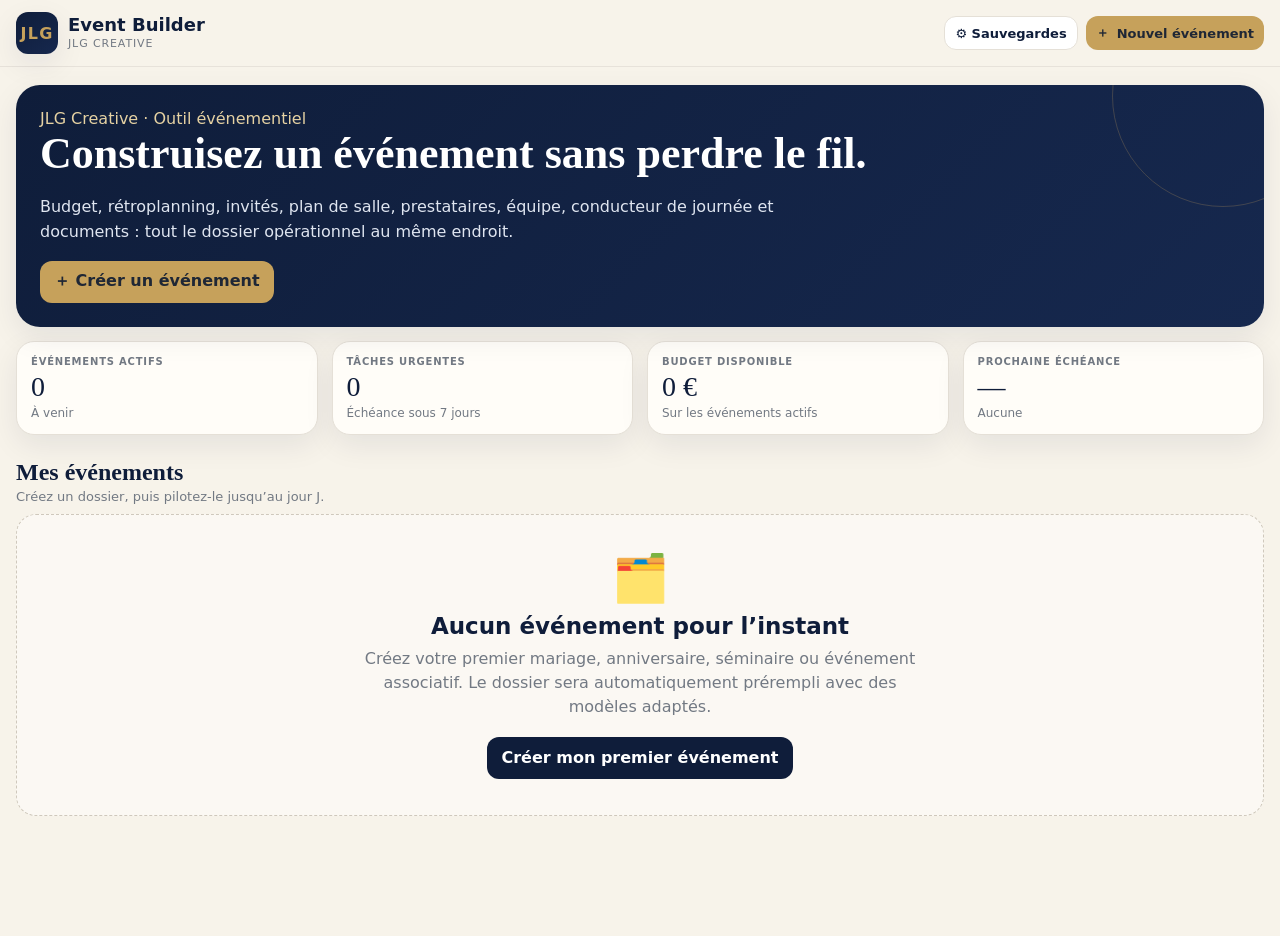
<file: index.html>
<!doctype html>
<html lang="fr">
<head>
  <meta charset="utf-8" />
  <meta name="viewport" content="width=device-width,initial-scale=1,viewport-fit=cover" />
  <meta name="theme-color" content="#0f1d3a" />
  <meta name="description" content="JLG Event Builder — préparation et pilotage d'événements." />
  <link rel="manifest" href="./manifest.webmanifest" />
  <link rel="icon" href="./icon-192.png" />
  <link rel="apple-touch-icon" href="./icon-192.png" />
  <link rel="stylesheet" href="./styles.css" />
  <title>JLG Event Builder</title>
</head>
<body>
  <div id="app"></div>
  <div id="toast" class="toast" aria-live="polite"></div>
  <div id="modal-root"></div>
  <script src="./app.js"></script>
  <script src="./pro-docs.js"></script>
  <script src="./activities.js"></script>
</body>
</html>
</file>
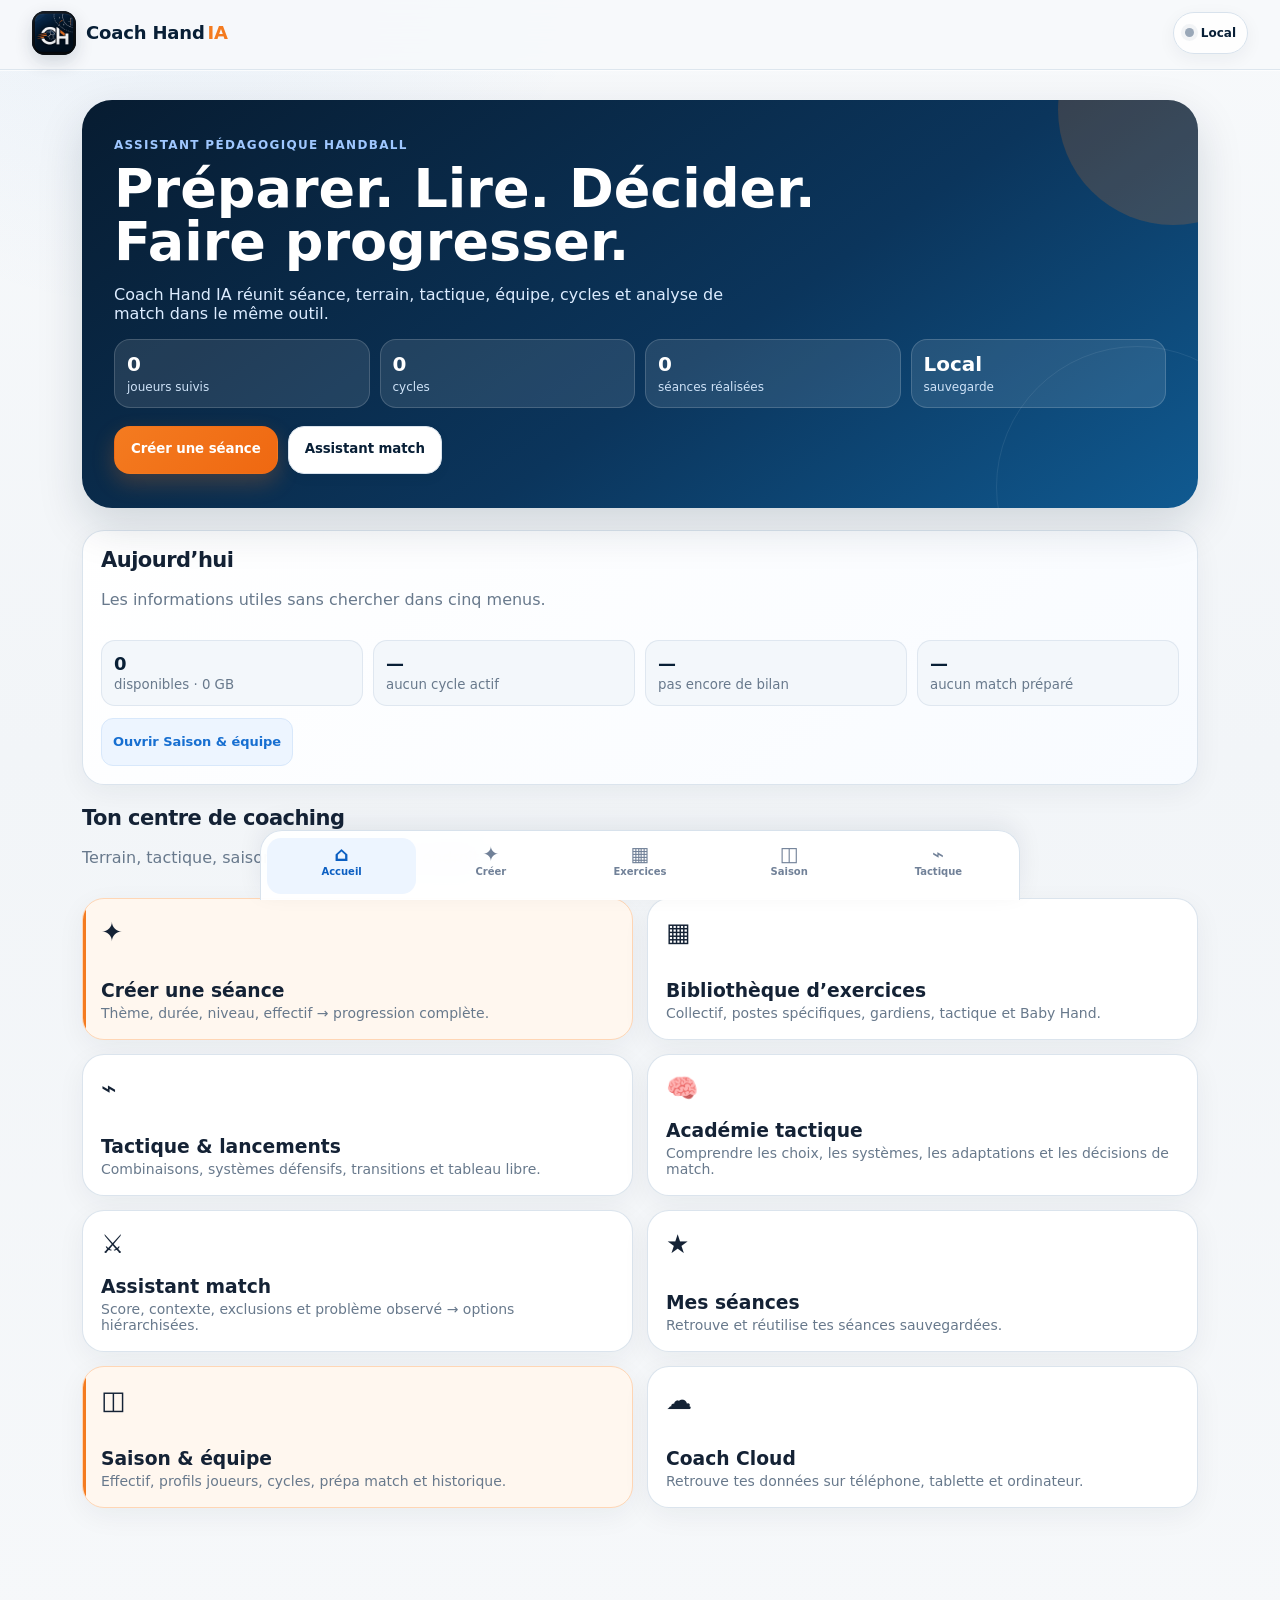
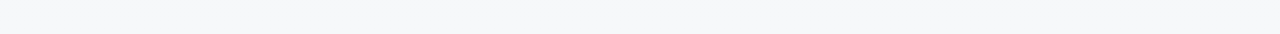
<file: coach-hand-final/index.html>
<!doctype html>
<html lang="fr">
<head>
  <meta charset="UTF-8" />
  <meta name="viewport" content="width=device-width, initial-scale=1, viewport-fit=cover" />
  <meta name="theme-color" content="#081f36" />
  <meta name="description" content="Coach Hand IA — assistant intelligent pour entraîneurs de handball" />
  <title>Coach Hand IA</title>
  <link rel="icon" type="image/png" sizes="512x512" href="./icon-512.png" />
  <link rel="apple-touch-icon" href="./icon-512.png" />
  <meta name="apple-mobile-web-app-capable" content="yes" />
  <meta name="apple-mobile-web-app-status-bar-style" content="black-translucent" />
  <meta name="apple-mobile-web-app-title" content="Coach Hand IA" />
  <meta name="mobile-web-app-capable" content="yes" />
  <style>
:root{
  --navy:#0b2a4a;--blue:#136df0;--blue2:#eaf3ff;--orange:#ff7a18;--ink:#172334;--muted:#6e7d90;--bg:#f6f8fb;--card:#fff;--line:#dce5ef;--green:#16a36a;--red:#df3d47;--yellow:#ffd43b;
  --shadow:0 10px 30px rgba(11,42,74,.10);--radius:22px;
}
*{box-sizing:border-box}html,body{margin:0;background:var(--bg);color:var(--ink);font-family:Inter,ui-sans-serif,system-ui,-apple-system,Segoe UI,Roboto,Arial,sans-serif}.app-shell{min-height:100dvh;padding-bottom:82px}.topbar{position:sticky;top:0;z-index:30;display:flex;justify-content:space-between;align-items:center;padding:14px 18px;background:rgba(246,248,251,.92);backdrop-filter:blur(16px);border-bottom:1px solid rgba(220,229,239,.75)}.brand{border:0;background:transparent;display:flex;align-items:center;gap:10px;color:var(--navy);font-size:18px;cursor:pointer;padding:0}.brand em{font-style:normal;color:var(--orange);margin-left:3px}.brand-mark{display:grid;place-items:center;width:38px;height:38px;border-radius:12px;background:linear-gradient(135deg,var(--blue),var(--orange));box-shadow:var(--shadow)}.icon-btn{border:0;background:#fff;border-radius:12px;padding:9px 11px;box-shadow:var(--shadow)}.top-actions{display:flex;align-items:center;gap:8px}.cloud-pill{border:1px solid var(--line);background:#fff;border-radius:999px;padding:8px 11px;display:flex;align-items:center;gap:7px;color:var(--navy);font-weight:850;font-size:12px;box-shadow:0 5px 14px rgba(11,42,74,.06);cursor:pointer}.cloud-dot{width:9px;height:9px;border-radius:50%;background:#9aa8b8;box-shadow:0 0 0 4px rgba(154,168,184,.12)}.cloud-dot.ok{background:#16a36a;box-shadow:0 0 0 4px rgba(22,163,106,.12)}.cloud-dot.sync{background:#136df0;box-shadow:0 0 0 4px rgba(19,109,240,.12);animation:cloudPulse 1.2s infinite}.cloud-dot.warn{background:#ff7a18;box-shadow:0 0 0 4px rgba(255,122,24,.12)}.cloud-dot.offline{background:#9aa8b8}@keyframes cloudPulse{50%{opacity:.35;transform:scale(.75)}}main{width:min(1120px,100%);margin:0 auto;padding:18px}.hero{background:linear-gradient(145deg,#0b2a4a 0%,#114f8f 100%);color:#fff;border-radius:30px;padding:26px 22px;box-shadow:var(--shadow);overflow:hidden;position:relative}.hero:after{content:"";position:absolute;width:190px;height:190px;border-radius:50%;right:-60px;top:-80px;background:rgba(255,122,24,.22)}.eyebrow{font-size:12px;font-weight:800;letter-spacing:.12em;text-transform:uppercase;color:#9fc7ff}.hero h1{font-size:clamp(30px,7vw,54px);line-height:.98;margin:10px 0}.hero p{max-width:620px;color:#dcecff}.hero-actions{display:flex;gap:10px;flex-wrap:wrap;margin-top:18px}.btn{border:0;border-radius:16px;padding:13px 16px;font-weight:800;cursor:pointer;transition:.2s transform,.2s box-shadow}.btn:active{transform:scale(.98)}.btn-primary{background:var(--orange);color:white;box-shadow:0 10px 24px rgba(255,122,24,.28)}.btn-secondary{background:white;color:var(--navy)}.btn-ghost{background:var(--blue2);color:var(--blue)}.btn-danger{background:#fff0f1;color:var(--red)}.section{margin-top:22px}.section-head{display:flex;justify-content:space-between;align-items:end;gap:12px;margin-bottom:12px}.section h2{margin:0;font-size:21px}.section p.muted,.muted{color:var(--muted)}.grid{display:grid;gap:14px}.grid-2{grid-template-columns:1fr}.grid-3{grid-template-columns:1fr}.card{background:var(--card);border:1px solid var(--line);border-radius:var(--radius);padding:18px;box-shadow:0 6px 18px rgba(11,42,74,.05)}.action-card{cursor:pointer;min-height:142px;display:flex;flex-direction:column;justify-content:space-between}.action-card .icon{font-size:26px}.action-card h3{margin:12px 0 4px}.action-card p{margin:0;color:var(--muted);font-size:14px}.action-card.accent{background:#fff7ef;border-color:#ffd6b5}.form-grid{display:grid;gap:14px}.field label{display:block;font-size:13px;font-weight:800;margin:0 0 7px}.field input,.field select,.field textarea{width:100%;border:1px solid var(--line);background:#fff;border-radius:14px;padding:13px 14px;font:inherit;color:var(--ink);outline:none}.field input:focus,.field select:focus,.field textarea:focus{border-color:#8eb9ff;box-shadow:0 0 0 4px #eaf3ff}.chips{display:flex;flex-wrap:wrap;gap:8px}.chip{border:1px solid var(--line);background:white;color:var(--ink);padding:8px 10px;border-radius:999px;font-size:13px;cursor:pointer}.chip.active{background:var(--navy);color:white;border-color:var(--navy)}.session-summary{display:grid;gap:12px;grid-template-columns:repeat(2,1fr);margin:14px 0}.stat{background:#f2f6fb;border-radius:15px;padding:12px}.stat strong{display:block;font-size:18px}.timeline{position:relative;padding-left:22px}.timeline:before{content:"";position:absolute;left:8px;top:12px;bottom:10px;width:2px;background:#d7e5f7}.timeline-item{position:relative;margin:0 0 14px}.timeline-item:before{content:"";position:absolute;left:-20px;top:22px;width:10px;height:10px;border-radius:50%;background:var(--blue);border:3px solid #dbeaff}.timeline-card{background:#fff;border:1px solid var(--line);border-radius:18px;padding:15px}.timeline-top{display:flex;justify-content:space-between;gap:10px;align-items:flex-start}.duration{color:var(--orange);font-weight:900;white-space:nowrap}.why{margin-top:10px;background:#f5f9ff;border-radius:12px;padding:10px 12px;font-size:13px;color:#36516f}.timeline-actions{display:flex;gap:8px;margin-top:12px;flex-wrap:wrap}.mini{padding:9px 11px;border-radius:12px;font-size:13px}.tag{display:inline-flex;align-items:center;padding:5px 9px;border-radius:999px;background:#eef4fb;color:#49627d;font-size:12px;font-weight:700;margin:3px 5px 0 0}.tag.orange{background:#fff0e3;color:#c95a06}.exercise-grid{display:grid;gap:12px}.exercise-card{cursor:pointer}.exercise-card h3{margin:8px 0 5px}.exercise-card p{margin:0;color:var(--muted);font-size:14px}.mini-court{margin:-6px -6px 12px;border-radius:16px;overflow:hidden;background:#0e77c7;padding:7px}.mini-court .court{aspect-ratio:1.7/1;border-width:2px}.mini-court .player{width:24px;height:24px;font-size:9px;box-shadow:0 2px 6px rgba(0,0,0,.18)}.mini-court .ball{width:9px;height:9px}.mini-court .goal{border-width:3px;height:7%}.mini-court .line6{border-width:2px}.mini-court .line9{border-width:2px}.mini-court .arrow{height:2px}.mini-court .arrow:after{border-left-width:6px;border-top-width:4px;border-bottom-width:4px}.court-label{position:absolute;left:50%;bottom:3%;transform:translateX(-50%);z-index:3;background:rgba(255,255,255,.88);color:var(--navy);padding:3px 7px;border-radius:999px;font-size:10px;font-weight:900;letter-spacing:.02em}.cone{position:absolute;width:0;height:0;border-left:7px solid transparent;border-right:7px solid transparent;border-bottom:14px solid #ffd43b;transform:translate(-50%,-50%);z-index:5;filter:drop-shadow(0 2px 2px rgba(0,0,0,.18))}.zone-mark{position:absolute;border:2px dashed rgba(255,255,255,.75);border-radius:14px;background:rgba(255,255,255,.06);z-index:1}.court-caption{display:flex;gap:8px;flex-wrap:wrap;margin-top:8px}.legend-dot{display:inline-flex;align-items:center;gap:5px;font-size:11px;color:var(--muted)}.legend-dot i{width:10px;height:10px;border-radius:50%;display:inline-block}.baby-badge{background:#fff3b5!important;color:#7a5a00!important}.scheme-badge{background:#e8f6f1!important;color:#08775a!important}.diagram-note{font-size:12px;color:var(--muted);margin-top:7px}.visual-callout{margin-top:12px;background:#f7fbff;border:1px solid #d9eaff;border-radius:14px;padding:12px}.visual-callout strong{color:var(--navy)}.filters{display:grid;gap:10px;margin-bottom:14px}.search{display:flex;gap:8px}.search input{flex:1}.detail-head{display:flex;justify-content:space-between;align-items:start;gap:10px}.detail-head h1{font-size:28px;margin:0}.meta{display:flex;gap:7px;flex-wrap:wrap;margin:10px 0 18px}.info-list{display:grid;gap:12px}.info-block h3{margin:0 0 6px;font-size:16px}.info-block p,.info-block li{color:#445a71;line-height:1.5}.info-block ul{margin:8px 0 0;padding-left:20px}.court-wrap{background:#0e77c7;border-radius:22px;padding:12px;overflow:hidden;box-shadow:inset 0 0 0 1px rgba(255,255,255,.25)}.court{position:relative;aspect-ratio:1/1;background:linear-gradient(#1a8be0,#136db8);border:3px solid white;border-radius:10px;overflow:hidden}.goal{position:absolute;top:0;left:50%;transform:translateX(-50%);width:15%;height:5%;border:4px solid #fff;background:repeating-linear-gradient(90deg,#ef4444 0 7px,#fff 7px 14px);z-index:3}.court-lines{position:absolute;inset:0;width:100%;height:100%;z-index:1;pointer-events:none}.court-lines text{font:700 2.8px system-ui;fill:rgba(255,255,255,.8)}.line6,.line9{display:none}.player{position:absolute;width:46px;height:46px;border-radius:50%;display:grid;place-items:center;font-weight:900;font-size:11px;color:white;box-shadow:0 5px 14px rgba(0,0,0,.22);transition:left .7s ease,top .7s ease,transform .7s ease,box-shadow .3s ease,filter .3s ease;transform:translate(-50%,-50%);z-index:6}.player.active{box-shadow:0 0 0 4px rgba(255,255,255,.5),0 10px 22px rgba(0,0,0,.3);filter:saturate(1.1)}.att{background:var(--orange)}.def{background:var(--navy)}.gk{background:var(--yellow);color:#26374c}.ball{position:absolute;width:16px;height:16px;border-radius:50%;background:radial-gradient(circle at 30% 30%,#fff 0 14%,#111 15% 30%,#fff 31% 47%,#111 48% 62%,#fff 63%);transition:left .7s ease,top .7s ease,transform .4s ease,box-shadow .3s ease;transform:translate(-50%,-50%);z-index:9;box-shadow:0 2px 5px rgba(0,0,0,.25)}.ball.live{box-shadow:0 0 0 4px rgba(255,255,255,.35),0 2px 12px rgba(255,255,255,.4)}.arrow{position:absolute;height:4px;background:rgba(255,255,255,.92);transform-origin:left center;z-index:4;border-radius:99px;opacity:0;transition:opacity .35s,transform .35s}.arrow:after{content:"";position:absolute;right:-1px;top:50%;transform:translateY(-50%);border-left:10px solid rgba(255,255,255,.92);border-top:6px solid transparent;border-bottom:6px solid transparent}.arrow.run,.arrow.orange{background:#ffb45f}.arrow.run:after,.arrow.orange:after{border-left-color:#ffb45f}.arrow.pass{height:0;background:none;border-top:4px dashed rgba(255,255,255,.96);border-radius:0}.arrow.pass:after{border-left-color:rgba(255,255,255,.96)}.arrow.shot{background:#ffd43b}.arrow.shot:after{border-left-color:#ffd43b}.arrow.defense{background:#8ed0ff}.arrow.defense:after{border-left-color:#8ed0ff}.arrow.screen{background:#bfe0ff}.arrow.screen:after{border-left-color:#bfe0ff}.arrow.show{opacity:1}.court-arrows{position:absolute;inset:0;z-index:4;pointer-events:none}.interval-zone{position:absolute;border:2px dashed rgba(255,255,255,.86);background:rgba(255,255,255,.12);border-radius:999px;z-index:2;box-shadow:0 0 0 8px rgba(255,255,255,.06)}.target-zone{position:absolute;border:2px solid rgba(255,212,59,.95);background:rgba(255,212,59,.18);border-radius:16px;z-index:2}.anim-panel .player,.anim-panel .ball{transition:left .95s cubic-bezier(.22,.9,.28,1),top .95s cubic-bezier(.22,.9,.28,1),transform .95s cubic-bezier(.22,.9,.28,1),box-shadow .3s ease}.anim-panel .arrow{transition:opacity .25s ease}.anim-tag{display:inline-flex;align-items:center;gap:5px;padding:5px 8px;border-radius:999px;background:#eaf3ff;color:#136df0;font-size:11px;font-weight:900;margin-top:7px}.defense-key{display:grid;grid-template-columns:repeat(3,1fr);gap:8px;margin-top:10px}.defense-key span{background:#f3f7fb;border:1px solid var(--line);border-radius:12px;padding:8px;text-align:center;font-size:12px;font-weight:800}.anim-panel{display:grid;gap:14px}.stepper{display:flex;gap:8px;align-items:center;justify-content:center;margin-top:12px}.step-dot{width:38px;height:38px;border-radius:50%;border:1px solid var(--line);background:#fff;font-weight:900;color:var(--muted);cursor:pointer}.step-dot.active{background:var(--blue);color:#fff;border-color:var(--blue)}.step-labels{display:grid;grid-template-columns:repeat(4,1fr);gap:8px;margin-top:10px}.step-label{font-size:11px;color:#5f7188;background:#f4f8fc;border:1px solid var(--line);border-radius:12px;padding:8px;text-align:center;font-weight:800}.step-label.active{background:#eaf3ff;color:var(--blue);border-color:#b7d4ff}.playbar{display:flex;align-items:center;justify-content:space-between;gap:10px;margin-top:12px;flex-wrap:wrap}.playbar-controls{display:flex;align-items:center;gap:8px;flex-wrap:wrap}.anim-select{border:1px solid var(--line);border-radius:12px;padding:10px 12px;background:#fff;color:var(--ink);font:inherit;font-size:13px}.progress{height:8px;flex:1;background:#e4ecf5;border-radius:99px;overflow:hidden}.progress>span{display:block;height:100%;background:var(--blue);transition:width .35s}.problem-result{border-left:4px solid var(--orange)}.cycle{display:grid;gap:10px;margin-top:12px}.cycle-item{padding:12px;border-radius:14px;background:#f6f9fd}.empty{text-align:center;padding:36px 16px;color:var(--muted)}.bottom-nav{position:fixed;bottom:0;left:0;right:0;z-index:40;display:grid;grid-template-columns:repeat(5,1fr);background:rgba(255,255,255,.94);border-top:1px solid var(--line);backdrop-filter:blur(16px);padding:6px max(6px,env(safe-area-inset-right)) calc(6px + env(safe-area-inset-bottom)) max(6px,env(safe-area-inset-left))}.nav-item{border:0;background:transparent;color:#718198;display:flex;flex-direction:column;align-items:center;gap:2px;padding:6px 2px;font-size:18px;cursor:pointer}.nav-item small{font-size:10px}.nav-item.active{color:var(--blue);font-weight:800}.toast{position:fixed;left:50%;bottom:92px;transform:translateX(-50%);background:#101820;color:#fff;padding:11px 15px;border-radius:12px;z-index:70;box-shadow:var(--shadow);font-size:14px}.back{border:0;background:#edf3fa;color:var(--navy);width:42px;height:42px;border-radius:50%;font-size:20px;cursor:pointer;margin-bottom:12px}

.tactic-hub{display:grid;gap:14px}.tactic-hero{background:linear-gradient(145deg,#081f36,#113b62);color:#fff;border-radius:26px;padding:22px;box-shadow:var(--shadow)}.tactic-hero h2{font-size:30px;margin:8px 0}.tactic-hero p{color:#dbeafe;max-width:760px}.hub-card{cursor:pointer;position:relative;overflow:hidden;min-height:160px}.hub-card .big-icon{font-size:30px}.hub-card strong{display:block;font-size:19px;margin:10px 0 5px}.theory-toolbar{display:grid;gap:10px;margin:14px 0}.theory-grid{display:grid;gap:12px}.theory-card{cursor:pointer}.theory-card h3{margin:8px 0 6px}.theory-card p{margin:0;color:var(--muted);font-size:14px;line-height:1.45}.theory-chip{display:inline-flex;border-radius:999px;padding:5px 9px;font-size:11px;font-weight:900;background:#eef4fb;color:#395775;margin-right:5px}.theory-chip.attack{background:#fff0e3;color:#b95608}.theory-chip.defense{background:#e9f2ff;color:#1458aa}.theory-chip.transition{background:#e9f8f1;color:#087458}.theory-detail{display:grid;gap:14px}.theory-detail .hero-note{background:#f4f8fc;border-left:4px solid var(--blue);padding:14px;border-radius:12px}.decision-grid{display:grid;gap:14px}.decision-panel{background:#fff;border:1px solid var(--line);border-radius:20px;padding:16px}.decision-panel h3{margin:0 0 8px}.choice-grid{display:grid;gap:8px}.choice-btn{border:1px solid var(--line);background:#fff;border-radius:14px;padding:12px;text-align:left;font-weight:800;color:var(--ink);cursor:pointer}.choice-btn:hover,.choice-btn.active{border-color:#8eb9ff;background:#f4f8ff}.decision-result{border-left:4px solid var(--orange);background:#fffaf5}.decision-result .priority{display:grid;grid-template-columns:auto 1fr;gap:10px;align-items:start;margin:9px 0}.decision-result .priority b{display:grid;place-items:center;width:28px;height:28px;border-radius:50%;background:var(--navy);color:white}.risk-box{background:#fff2f2;border:1px solid #ffd1d5;border-radius:14px;padding:12px;color:#8a2430}.green-box{background:#eefaf5;border:1px solid #c9eddf;border-radius:14px;padding:12px;color:#0b654e}.match-lens{display:grid;gap:10px}.match-lens .lens{background:#f7f9fc;border:1px solid var(--line);border-radius:14px;padding:12px}.match-lens .lens strong{display:block;color:var(--navy);margin-bottom:4px}.small-note{font-size:12px;color:var(--muted);line-height:1.45}.quick-scenarios{display:flex;gap:8px;overflow:auto;padding-bottom:4px}.quick-scenarios .chip{white-space:nowrap}.source-note{font-size:12px;color:#667990;background:#f5f8fb;border-radius:12px;padding:10px;margin-top:10px}

.bench-board{display:grid;gap:14px}.bench-context{display:grid;gap:12px}.score-strip{display:grid;grid-template-columns:1fr auto 1fr;gap:10px;align-items:center;background:linear-gradient(145deg,#0b2a4a,#123f6b);color:#fff;border-radius:22px;padding:16px}.score-team{text-align:center}.score-team span{display:block;font-size:11px;text-transform:uppercase;letter-spacing:.08em;color:#bcd7f1;font-weight:900}.score-team input{width:86px;max-width:100%;font-size:36px;font-weight:950;text-align:center;border:0;background:transparent;color:#fff;outline:none}.score-mid{text-align:center}.score-mid strong{display:block;font-size:20px}.score-mid small{color:#bcd7f1}.bench-form{display:grid;gap:10px}.bench-form .field input,.bench-form .field select{background:#fbfdff}.bench-flags{display:flex;gap:8px;flex-wrap:wrap}.bench-flag{border:1px solid var(--line);background:#fff;border-radius:12px;padding:9px 11px;font-size:12px;font-weight:900}.bench-flag.alert{background:#fff0f1;color:#a32d39;border-color:#ffd1d5}.bench-flag.good{background:#eefaf5;color:#087458;border-color:#c9eddf}.bench-reco-grid{display:grid;gap:12px}.reco-card{position:relative;overflow:hidden}.reco-card .rank{position:absolute;right:14px;top:14px;width:34px;height:34px;border-radius:50%;display:grid;place-items:center;background:var(--navy);color:#fff;font-weight:950}.reco-card.priority-1{border-color:#ffc18e;box-shadow:0 10px 28px rgba(255,122,24,.12)}.reco-card h3{padding-right:44px;margin:5px 0 8px}.reco-meta{display:flex;gap:6px;flex-wrap:wrap}.benefit{background:#eefaf5;color:#087458;border-radius:12px;padding:10px;margin-top:10px}.risk{background:#fff3f3;color:#8a2430;border-radius:12px;padding:10px;margin-top:8px}.bench-actions{display:flex;gap:8px;flex-wrap:wrap;margin-top:12px}.next-possessions{display:grid;gap:10px}.possession-card{display:grid;grid-template-columns:auto 1fr;gap:10px;align-items:start;background:#f5f8fc;border:1px solid var(--line);border-radius:16px;padding:12px}.possession-card b{width:32px;height:32px;border-radius:50%;display:grid;place-items:center;background:var(--blue);color:#fff}.timeout-card{background:#fffaf4;border:1px solid #ffdfbf}.timeout-line{display:flex;gap:10px;align-items:flex-start;padding:8px 0;border-bottom:1px dashed #ead8c6}.timeout-line:last-child{border-bottom:0}.timeout-line b{color:var(--orange)}.bench-notes textarea{min-height:100px}.bench-summary{background:#eff6ff;border-left:4px solid var(--blue);padding:13px;border-radius:12px;color:#294a6b}.bench-mini-grid{display:grid;grid-template-columns:repeat(2,1fr);gap:8px}.bench-mini{background:#f7f9fc;border:1px solid var(--line);border-radius:14px;padding:10px}.bench-mini strong{display:block;color:var(--navy);font-size:15px}.live-dot{display:inline-block;width:9px;height:9px;border-radius:50%;background:#ef4444;box-shadow:0 0 0 5px rgba(239,68,68,.12);margin-right:7px}

.motion-legend{display:flex;flex-wrap:wrap;gap:8px;margin-top:10px}.motion-key{display:inline-flex;align-items:center;gap:7px;background:#f5f8fc;border:1px solid var(--line);border-radius:999px;padding:7px 10px;font-size:11px;font-weight:800;color:#455c74}.motion-line{display:inline-block;width:28px;height:4px;border-radius:99px;background:#ffb45f}.motion-line.pass{height:0;border-top:3px dashed #6e7d90;background:none}.motion-line.shot{background:#ffd43b}.motion-line.defense{background:#8ed0ff}.motion-line.screen{background:#a78bfa}
.tactical-board-page{display:grid;gap:14px}.board-toolbar{display:grid;gap:12px}.board-tools{display:grid;grid-template-columns:repeat(3,1fr);gap:8px}.board-tool{border:1px solid var(--line);background:#fff;border-radius:15px;padding:11px 8px;font-size:12px;font-weight:900;color:#4b6077;cursor:pointer;min-height:54px}.board-tool.active{background:var(--navy);color:#fff;border-color:var(--navy)}.board-actions{display:flex;flex-wrap:wrap;gap:8px}.board-actions .btn{font-size:12px;padding:10px 12px}.board-config{display:grid;gap:10px}.free-board-shell{background:#073e70;border-radius:24px;padding:10px;box-shadow:var(--shadow)}.free-board-shell:fullscreen{background:#071c30;padding:16px;overflow:auto}.free-board-shell:fullscreen .free-board{max-width:min(88vw,900px);margin:auto}.free-board{position:relative;width:100%;aspect-ratio:1/1;background:linear-gradient(#1a8be0,#126eb9);border:3px solid white;border-radius:12px;overflow:hidden;touch-action:none;user-select:none}.free-board.full{aspect-ratio:1/2;max-width:620px;margin:0 auto}.free-board .court-lines{z-index:1}.free-board-player{position:absolute;width:50px;height:50px;border-radius:50%;display:grid;place-items:center;transform:translate(-50%,-50%);z-index:7;color:#fff;font-size:11px;font-weight:950;box-shadow:0 5px 14px rgba(0,0,0,.28);touch-action:none;cursor:grab}.free-board-player.att{background:var(--orange)}.free-board-player.def{background:var(--navy);border:2px solid rgba(255,255,255,.25)}.free-board-player.gk{background:var(--yellow);color:#26374c}.free-board-ball{position:absolute;width:20px;height:20px;border-radius:50%;background:radial-gradient(circle at 30% 30%,#fff 0 14%,#111 15% 30%,#fff 31% 47%,#111 48% 62%,#fff 63%);transform:translate(-50%,-50%);z-index:10;box-shadow:0 2px 8px rgba(0,0,0,.35);touch-action:none}.free-board-arrows{position:absolute;inset:0;z-index:5;pointer-events:none}.free-board-arrows .arrow{opacity:1}.board-hint{background:#eef6ff;border-left:4px solid var(--blue);padding:11px 12px;border-radius:12px;font-size:13px;color:#34516f}.board-stepbar{display:flex;gap:7px;flex-wrap:wrap}.board-step{border:1px solid var(--line);background:#fff;border-radius:12px;padding:9px 11px;font-weight:900;font-size:12px}.board-step.active{background:var(--blue);color:white;border-color:var(--blue)}.saved-board-list{display:grid;gap:9px}.saved-board-item{display:flex;justify-content:space-between;gap:10px;align-items:center;background:#f7f9fc;border:1px solid var(--line);border-radius:14px;padding:11px}.board-status{display:grid;grid-template-columns:repeat(2,1fr);gap:8px}.board-status>div{background:#f5f8fc;border:1px solid var(--line);border-radius:14px;padding:10px}.board-status strong{display:block;color:var(--navy)}
.account-hero{background:linear-gradient(145deg,#0b2a4a,#124d83);color:#fff;border-radius:28px;padding:22px;box-shadow:var(--shadow)}.account-hero h2{font-size:30px;margin:6px 0}.account-hero p{color:#d8e8f7}.sync-status{display:flex;align-items:center;gap:9px;margin-top:12px;font-weight:850}.account-grid{display:grid;gap:14px}.cloud-setup{background:#f9fbfe;border:1px solid var(--line);border-radius:18px;padding:16px}.cloud-setup code,.sql-box{font-family:ui-monospace,SFMono-Regular,Menlo,monospace;font-size:12px}.sql-box{width:100%;min-height:220px;resize:vertical;border:1px solid var(--line);border-radius:14px;padding:12px;background:#0d1f32;color:#e9f4ff;line-height:1.45}.otp-row{display:grid;grid-template-columns:1fr auto;gap:8px}.otp-code{font-size:26px!important;font-weight:900;letter-spacing:.18em;text-align:center}.sync-data-grid{display:grid;grid-template-columns:repeat(2,1fr);gap:8px}.sync-data-item{background:#f4f8fc;border:1px solid var(--line);border-radius:14px;padding:11px}.sync-data-item strong{font-size:18px;color:var(--navy);display:block}.sync-log{font-size:12px;color:var(--muted);line-height:1.5}.danger-note{background:#fff4f4;border:1px solid #ffd4d7;color:#8a2430;border-radius:14px;padding:11px}.success-note{background:#eefaf5;border:1px solid #c9eddf;color:#087458;border-radius:14px;padding:11px}.sync-choice{display:flex;gap:8px;flex-wrap:wrap}.config-summary{font-size:12px;color:var(--muted);word-break:break-all}@media(max-width:520px){.cloud-pill span:last-child{display:none}.cloud-pill{width:38px;height:38px;justify-content:center;padding:0}.otp-row{grid-template-columns:1fr}.sync-data-grid{grid-template-columns:1fr 1fr}.account-hero{padding:18px}}
/* Final animation pass: explicit finishing, take-off and tactical outcomes */
.takeoff-mark{position:absolute;z-index:7;width:34px;height:18px;border:2px solid #ffb45f;border-radius:50%;transform:translate(-50%,-50%);box-shadow:0 0 0 5px rgba(255,180,95,.12);pointer-events:none}.takeoff-mark:after{content:"APPUIS";position:absolute;left:50%;top:100%;transform:translate(-50%,4px);font-size:8px;font-weight:950;letter-spacing:.08em;color:#fff;background:rgba(5,25,48,.82);padding:2px 5px;border-radius:999px;white-space:nowrap}.goal-target{position:absolute;z-index:10;width:18px;height:18px;border:3px solid #ffd43b;border-radius:50%;transform:translate(-50%,-50%);box-shadow:0 0 0 5px rgba(255,212,59,.18),0 0 20px rgba(255,212,59,.42);pointer-events:none}.goal-target:after{content:"TIR";position:absolute;left:50%;top:100%;transform:translate(-50%,4px);font-size:8px;font-weight:950;color:#5b4300;background:#fff3b5;padding:2px 5px;border-radius:999px}.outcome-marker{position:absolute;z-index:11;transform:translate(-50%,-50%);padding:5px 9px;border-radius:999px;font-size:10px;font-weight:950;letter-spacing:.04em;background:#e9fff7;color:#08775a;border:1px solid #9dddc9;box-shadow:0 5px 12px rgba(0,0,0,.16);white-space:nowrap}.outcome-marker.stop{background:#eaf3ff;color:#0d5fae;border-color:#a8cef6}.finality-strip{display:flex;gap:8px;flex-wrap:wrap;margin:10px 0 2px}.finality-chip{display:inline-flex;align-items:center;gap:6px;padding:7px 10px;border-radius:999px;background:#f2f6fb;border:1px solid var(--line);font-size:12px;font-weight:850;color:#35506c}.finality-chip.shot{background:#fff4e8;border-color:#ffd1a8;color:#b34e00}.finality-chip.defense{background:#eaf3ff;border-color:#b8d8ff;color:#0d5fae}.finality-chip.save{background:#fff7cc;border-color:#f1d76a;color:#6b5500}.finality-chip.continuity{background:#edf9f5;border-color:#bfe5d7;color:#08775a}.animation-audit{margin-top:10px;background:#f8fbff;border:1px solid #dbeaff;border-radius:14px;padding:11px 12px;font-size:12px;color:#49627d}.animation-audit strong{color:var(--navy)}
@media(min-width:720px){.tactic-hub{grid-template-columns:repeat(3,1fr)}.theory-toolbar{grid-template-columns:2fr 1fr}.theory-grid{grid-template-columns:repeat(2,1fr)}.decision-grid{grid-template-columns:minmax(0,.9fr) minmax(0,1.1fr)}}
@media(min-width:1000px){.theory-grid{grid-template-columns:repeat(3,1fr)}}

.bench-board{display:grid;gap:14px}.bench-context{display:grid;gap:12px}.score-strip{display:grid;grid-template-columns:1fr auto 1fr;gap:10px;align-items:center;background:linear-gradient(145deg,#0b2a4a,#123f6b);color:#fff;border-radius:22px;padding:16px}.score-team{text-align:center}.score-team span{display:block;font-size:11px;text-transform:uppercase;letter-spacing:.08em;color:#bcd7f1;font-weight:900}.score-team input{width:86px;max-width:100%;font-size:36px;font-weight:950;text-align:center;border:0;background:transparent;color:#fff;outline:none}.score-mid{text-align:center}.score-mid strong{display:block;font-size:20px}.score-mid small{color:#bcd7f1}.bench-form{display:grid;gap:10px}.bench-form .field input,.bench-form .field select{background:#fbfdff}.bench-flags{display:flex;gap:8px;flex-wrap:wrap}.bench-flag{border:1px solid var(--line);background:#fff;border-radius:12px;padding:9px 11px;font-size:12px;font-weight:900}.bench-flag.alert{background:#fff0f1;color:#a32d39;border-color:#ffd1d5}.bench-flag.good{background:#eefaf5;color:#087458;border-color:#c9eddf}.bench-reco-grid{display:grid;gap:12px}.reco-card{position:relative;overflow:hidden}.reco-card .rank{position:absolute;right:14px;top:14px;width:34px;height:34px;border-radius:50%;display:grid;place-items:center;background:var(--navy);color:#fff;font-weight:950}.reco-card.priority-1{border-color:#ffc18e;box-shadow:0 10px 28px rgba(255,122,24,.12)}.reco-card h3{padding-right:44px;margin:5px 0 8px}.reco-meta{display:flex;gap:6px;flex-wrap:wrap}.benefit{background:#eefaf5;color:#087458;border-radius:12px;padding:10px;margin-top:10px}.risk{background:#fff3f3;color:#8a2430;border-radius:12px;padding:10px;margin-top:8px}.bench-actions{display:flex;gap:8px;flex-wrap:wrap;margin-top:12px}.next-possessions{display:grid;gap:10px}.possession-card{display:grid;grid-template-columns:auto 1fr;gap:10px;align-items:start;background:#f5f8fc;border:1px solid var(--line);border-radius:16px;padding:12px}.possession-card b{width:32px;height:32px;border-radius:50%;display:grid;place-items:center;background:var(--blue);color:#fff}.timeout-card{background:#fffaf4;border:1px solid #ffdfbf}.timeout-line{display:flex;gap:10px;align-items:flex-start;padding:8px 0;border-bottom:1px dashed #ead8c6}.timeout-line:last-child{border-bottom:0}.timeout-line b{color:var(--orange)}.bench-notes textarea{min-height:100px}.bench-summary{background:#eff6ff;border-left:4px solid var(--blue);padding:13px;border-radius:12px;color:#294a6b}.bench-mini-grid{display:grid;grid-template-columns:repeat(2,1fr);gap:8px}.bench-mini{background:#f7f9fc;border:1px solid var(--line);border-radius:14px;padding:10px}.bench-mini strong{display:block;color:var(--navy);font-size:15px}.live-dot{display:inline-block;width:9px;height:9px;border-radius:50%;background:#ef4444;box-shadow:0 0 0 5px rgba(239,68,68,.12);margin-right:7px}
.account-hero{background:linear-gradient(145deg,#0b2a4a,#124d83);color:#fff;border-radius:28px;padding:22px;box-shadow:var(--shadow)}.account-hero h2{font-size:30px;margin:6px 0}.account-hero p{color:#d8e8f7}.sync-status{display:flex;align-items:center;gap:9px;margin-top:12px;font-weight:850}.account-grid{display:grid;gap:14px}.cloud-setup{background:#f9fbfe;border:1px solid var(--line);border-radius:18px;padding:16px}.cloud-setup code,.sql-box{font-family:ui-monospace,SFMono-Regular,Menlo,monospace;font-size:12px}.sql-box{width:100%;min-height:220px;resize:vertical;border:1px solid var(--line);border-radius:14px;padding:12px;background:#0d1f32;color:#e9f4ff;line-height:1.45}.otp-row{display:grid;grid-template-columns:1fr auto;gap:8px}.otp-code{font-size:26px!important;font-weight:900;letter-spacing:.18em;text-align:center}.sync-data-grid{display:grid;grid-template-columns:repeat(2,1fr);gap:8px}.sync-data-item{background:#f4f8fc;border:1px solid var(--line);border-radius:14px;padding:11px}.sync-data-item strong{font-size:18px;color:var(--navy);display:block}.sync-log{font-size:12px;color:var(--muted);line-height:1.5}.danger-note{background:#fff4f4;border:1px solid #ffd4d7;color:#8a2430;border-radius:14px;padding:11px}.success-note{background:#eefaf5;border:1px solid #c9eddf;color:#087458;border-radius:14px;padding:11px}.sync-choice{display:flex;gap:8px;flex-wrap:wrap}.config-summary{font-size:12px;color:var(--muted);word-break:break-all}@media(max-width:520px){.cloud-pill span:last-child{display:none}.cloud-pill{width:38px;height:38px;justify-content:center;padding:0}.otp-row{grid-template-columns:1fr}.sync-data-grid{grid-template-columns:1fr 1fr}.account-hero{padding:18px}}@media(min-width:720px){main{padding:28px}.grid-2{grid-template-columns:repeat(2,1fr)}.grid-3{grid-template-columns:repeat(3,1fr)}.form-grid{grid-template-columns:repeat(2,1fr)}.form-grid .wide{grid-column:1/-1}.session-summary{grid-template-columns:repeat(4,1fr)}.exercise-grid{grid-template-columns:repeat(2,1fr)}.filters{grid-template-columns:2fr 1fr 1fr}.anim-panel{grid-template-columns:minmax(0,1.7fr) minmax(260px,.8fr);align-items:start}.detail-layout{display:grid;grid-template-columns:minmax(0,1.3fr) minmax(320px,.8fr);gap:18px}}
@media(min-width:1000px){.exercise-grid{grid-template-columns:repeat(3,1fr)}.bottom-nav{left:50%;transform:translateX(-50%);width:720px;border:1px solid var(--line);border-bottom:0;border-radius:22px 22px 0 0}}

  .account-hero{background:linear-gradient(145deg,#0b2a4a,#124d83);color:#fff;border-radius:28px;padding:22px;box-shadow:var(--shadow)}.account-hero h2{font-size:30px;margin:6px 0}.account-hero p{color:#d8e8f7}.sync-status{display:flex;align-items:center;gap:9px;margin-top:12px;font-weight:850}.account-grid{display:grid;gap:14px}.cloud-setup{background:#f9fbfe;border:1px solid var(--line);border-radius:18px;padding:16px}.cloud-setup code,.sql-box{font-family:ui-monospace,SFMono-Regular,Menlo,monospace;font-size:12px}.sql-box{width:100%;min-height:220px;resize:vertical;border:1px solid var(--line);border-radius:14px;padding:12px;background:#0d1f32;color:#e9f4ff;line-height:1.45}.otp-row{display:grid;grid-template-columns:1fr auto;gap:8px}.otp-code{font-size:26px!important;font-weight:900;letter-spacing:.18em;text-align:center}.sync-data-grid{display:grid;grid-template-columns:repeat(2,1fr);gap:8px}.sync-data-item{background:#f4f8fc;border:1px solid var(--line);border-radius:14px;padding:11px}.sync-data-item strong{font-size:18px;color:var(--navy);display:block}.sync-log{font-size:12px;color:var(--muted);line-height:1.5}.danger-note{background:#fff4f4;border:1px solid #ffd4d7;color:#8a2430;border-radius:14px;padding:11px}.success-note{background:#eefaf5;border:1px solid #c9eddf;color:#087458;border-radius:14px;padding:11px}.sync-choice{display:flex;gap:8px;flex-wrap:wrap}.config-summary{font-size:12px;color:var(--muted);word-break:break-all}@media(max-width:520px){.cloud-pill span:last-child{display:none}.cloud-pill{width:38px;height:38px;justify-content:center;padding:0}.otp-row{grid-template-columns:1fr}.sync-data-grid{grid-template-columns:1fr 1fr}.account-hero{padding:18px}}@media(min-width:720px){.board-tools{grid-template-columns:repeat(6,1fr)}.board-config{grid-template-columns:1.5fr 1fr 1fr}.free-board-player{width:58px;height:58px;font-size:13px}.free-board-ball{width:22px;height:22px}.board-status{grid-template-columns:repeat(4,1fr)}}

.sync-code-box{font-family:ui-monospace,SFMono-Regular,Menlo,Consolas,monospace;font-size:12px;line-height:1.45;word-break:break-all;background:#0c2139;color:#eaf3ff;border-radius:14px;padding:14px;max-height:150px;overflow:auto}.divider-text{display:flex;align-items:center;gap:10px;margin:18px 0;color:var(--muted);font-size:12px}.divider-text:before,.divider-text:after{content:"";height:1px;background:var(--line);flex:1}.account-hero{background:linear-gradient(145deg,#0b2a4a,#114f8f);color:#fff;border-radius:28px;padding:22px}.account-hero p{color:#dcecff}.sync-status{display:inline-flex;align-items:center;gap:8px;background:rgba(255,255,255,.12);padding:8px 10px;border-radius:999px;font-size:12px;font-weight:800}.sync-data-grid{display:grid;grid-template-columns:repeat(2,1fr);gap:8px}.sync-data-item{background:#f4f8fc;border:1px solid var(--line);border-radius:14px;padding:10px;color:var(--muted);font-size:11px}.sync-data-item strong{display:block;color:var(--navy);font-size:20px}.sync-choice{display:flex;gap:8px;flex-wrap:wrap}.success-note{background:#eaf8f2;border:1px solid #bfe9d8;color:#08775a;border-radius:14px;padding:11px;margin-top:10px}.danger-note{background:#fff5e9;border:1px solid #ffd6b5;color:#8a4b16;border-radius:14px;padding:11px;margin-top:14px}.sync-log{font-size:12px;color:var(--muted)}

.brand-mark{overflow:hidden;background:#07192b!important}.brand-logo{width:100%;height:100%;object-fit:cover;display:block}.season-tabs{display:flex;gap:8px;overflow:auto;padding:2px 0 8px;scrollbar-width:none}.season-tabs::-webkit-scrollbar{display:none}.season-tab{white-space:nowrap;border:1px solid var(--line);background:#fff;color:var(--muted);border-radius:999px;padding:10px 14px;font-weight:850;cursor:pointer}.season-tab.active{background:var(--navy);color:#fff;border-color:var(--navy)}.season-stat-grid{display:grid;grid-template-columns:repeat(2,1fr);gap:10px}.season-stat{padding:14px;border:1px solid var(--line);border-radius:16px;background:#fff}.season-stat strong{font-size:22px;display:block;color:var(--navy)}.roster-grid{display:grid;gap:10px}.player-card{display:grid;grid-template-columns:auto 1fr auto;gap:12px;align-items:center}.jersey{width:46px;height:46px;border-radius:14px;background:var(--navy);color:#fff;display:grid;place-items:center;font-weight:950;font-size:16px}.status-dot{width:10px;height:10px;border-radius:50%;display:inline-block;margin-right:6px}.status-ok{background:var(--green)}.status-limit{background:var(--orange)}.status-off{background:var(--red)}.compact-actions{display:flex;gap:7px;flex-wrap:wrap}.cycle-card{position:relative;overflow:hidden}.cycle-progress{height:8px;background:#e7eef7;border-radius:999px;overflow:hidden;margin:10px 0}.cycle-progress>span{display:block;height:100%;background:linear-gradient(90deg,var(--blue),var(--orange));border-radius:999px}.history-row{display:grid;grid-template-columns:1fr auto;gap:12px;align-items:start}.rating{letter-spacing:.08em;color:#e89b08}.live-hero{background:linear-gradient(145deg,#071f38,#0f5f9a);color:#fff;border-radius:26px;padding:20px;box-shadow:var(--shadow)}.live-clock{font-size:42px;font-weight:950;letter-spacing:-.04em;margin:6px 0}.live-current{border:2px solid #b9d5ff;background:#f5f9ff}.live-item.done{opacity:.58}.live-item.done h3{text-decoration:line-through}.done-toggle{width:38px;height:38px;border-radius:50%;border:2px solid var(--line);background:#fff;font-weight:900}.done-toggle.done{background:var(--green);color:#fff;border-color:var(--green)}.rpe-grid{display:grid;grid-template-columns:repeat(5,1fr);gap:7px}.rpe-btn{padding:10px 5px;border:1px solid var(--line);background:#fff;border-radius:12px;font-weight:850}.rpe-btn.active{background:var(--navy);color:#fff}.custom-badge{background:#f0eaff!important;color:#6d3db5!important}.season-empty{padding:26px;text-align:center;border:1px dashed #c7d4e3;border-radius:18px;color:var(--muted);background:#fbfdff}.mini-kpi{font-size:12px;color:var(--muted)}
@media(min-width:720px){.season-stat-grid{grid-template-columns:repeat(4,1fr)}.roster-grid{grid-template-columns:repeat(2,1fr)}.history-grid{display:grid;grid-template-columns:repeat(2,1fr);gap:12px}}

  
@media print{.topbar,.bottom-nav,.back,.compact-actions,.timeline-actions,#saveSession{display:none!important}body{background:#fff}.app-shell{padding-bottom:0}main{width:100%;max-width:none;padding:0}.card,.timeline-card{box-shadow:none;break-inside:avoid}.timeline:before{display:none}.timeline{padding-left:0}.timeline-item:before{display:none}}

.dashboard-strip{display:grid;grid-template-columns:repeat(2,1fr);gap:10px;margin-top:16px}.dashboard-kpi{background:rgba(255,255,255,.10);border:1px solid rgba(255,255,255,.16);border-radius:16px;padding:12px}.dashboard-kpi strong{display:block;font-size:20px}.dashboard-kpi span{font-size:12px;color:#cfe3f8}.today-card{background:linear-gradient(145deg,#ffffff,#f8fbff);border:1px solid #d8e6f5}.today-grid{display:grid;grid-template-columns:repeat(2,1fr);gap:10px}.today-item{padding:12px;border-radius:14px;background:#f3f7fb}.today-item strong{display:block;color:var(--navy);font-size:18px}.today-item small{color:var(--muted)}.player-card{cursor:default}.player-card-main{cursor:pointer;min-width:0}.player-card-main:hover h3{color:var(--blue)}.player-profile-hero{background:linear-gradient(145deg,#0b2a4a,#123f68);color:#fff;border-radius:26px;padding:20px;display:grid;grid-template-columns:auto 1fr;gap:16px;align-items:center}.player-profile-hero .jersey{width:64px;height:64px;font-size:22px;background:#fff;color:var(--navy)}.player-profile-hero p{color:#dcecff;margin:4px 0}.profile-kpis{display:grid;grid-template-columns:repeat(2,1fr);gap:10px;margin-top:14px}.profile-kpi{background:#fff;border:1px solid var(--line);border-radius:16px;padding:13px}.profile-kpi strong{font-size:22px;color:var(--navy);display:block}.profile-kpi small{color:var(--muted)}.focus-chip{display:inline-flex;align-items:center;gap:5px;border:1px solid #cddbeb;background:#f6f9fd;border-radius:999px;padding:7px 10px;font-size:12px;font-weight:800;margin:3px}.focus-chip.active{background:#fff0e3;border-color:#ffcfaa;color:#b95107}.cycle-stage{display:inline-flex;align-items:center;gap:6px;background:#eaf3ff;color:#0d5cc4;border-radius:999px;padding:6px 9px;font-size:12px;font-weight:900}.cycle-meta-grid{display:grid;grid-template-columns:repeat(2,1fr);gap:8px;margin:10px 0}.cycle-meta{background:#f4f8fc;border-radius:12px;padding:9px;font-size:12px}.match-plan-card{border-left:4px solid var(--blue)}.match-plan-grid{display:grid;gap:10px}.match-plan-summary{display:grid;grid-template-columns:repeat(2,1fr);gap:8px;margin-top:10px}.match-plan-summary div{background:#f4f8fc;border-radius:12px;padding:10px}.match-plan-summary strong{display:block;color:var(--navy);font-size:12px}.exercise-timer-box{margin-top:12px;background:#0c2137;color:#fff;border-radius:18px;padding:15px;display:grid;grid-template-columns:1fr auto;gap:12px;align-items:center}.exercise-timer{font-size:34px;font-weight:950;letter-spacing:-.04em}.exercise-timer-label{font-size:12px;color:#aac7e3}.exercise-progress{height:9px;background:rgba(255,255,255,.16);border-radius:999px;overflow:hidden;margin-top:8px}.exercise-progress>span{display:block;height:100%;background:linear-gradient(90deg,#ff7a18,#ffd27a);border-radius:999px}.attendance-grid{display:flex;gap:7px;flex-wrap:wrap;margin-top:10px}.attendance-chip{border:1px solid var(--line);background:#fff;border-radius:999px;padding:8px 10px;font-size:12px;font-weight:800;cursor:pointer}.attendance-chip.active{background:#eaf7f1;border-color:#bfe4d4;color:#087458}.quick-note{width:100%;border:1px solid var(--line);border-radius:14px;padding:11px 12px;font:inherit;margin-top:10px;min-height:74px}.anim-legend-pro{display:flex;gap:8px;flex-wrap:wrap;margin-top:10px}.anim-legend-pro span{display:inline-flex;align-items:center;gap:6px;font-size:11px;color:#52677e;background:#f7faff;border:1px solid #dbe7f2;padding:6px 8px;border-radius:999px}.legend-line{width:22px;height:4px;border-radius:99px;display:inline-block}.legend-line.run{background:#ffb45f}.legend-line.pass{height:0;border-top:3px dashed #71859a}.legend-line.shot{background:#ffd43b}.legend-line.defense{background:#8ed0ff}.legend-line.screen{background:#bfe0ff}.season-tab.match-tab{color:#9a4b0c}.season-tab.match-tab.active{color:#fff}.mobile-sticky-actions{position:sticky;bottom:78px;z-index:25;background:rgba(246,248,251,.94);backdrop-filter:blur(10px);padding:8px;border-radius:16px;border:1px solid var(--line);display:flex;gap:8px;margin-top:12px}
@media(min-width:720px){.dashboard-strip{grid-template-columns:repeat(4,1fr)}.today-grid{grid-template-columns:repeat(4,1fr)}.profile-kpis{grid-template-columns:repeat(4,1fr)}.match-plan-grid{grid-template-columns:repeat(2,1fr)}.match-plan-summary{grid-template-columns:repeat(4,1fr)}.cycle-meta-grid{grid-template-columns:repeat(4,1fr)}.mobile-sticky-actions{position:static;background:transparent;border:0;padding:0}.exercise-timer-box{grid-template-columns:1fr auto}}


/* === Passe de finition exigeante === */
:root{--tap:46px}
button,input,select,textarea{touch-action:manipulation}.btn,.chip,.board-tool,.nav-item,.step-dot,.done-toggle{min-height:var(--tap)}
.btn:focus-visible,.chip:focus-visible,.board-tool:focus-visible,.nav-item:focus-visible,input:focus-visible,select:focus-visible,textarea:focus-visible{outline:3px solid rgba(19,109,240,.28);outline-offset:2px}
.card{box-shadow:0 8px 24px rgba(11,42,74,.055)}.section-head h2{line-height:1.12}.muted{line-height:1.45}
.brand-mark{width:44px;height:44px;border-radius:13px;overflow:hidden;background:#071c30}.brand-logo{width:100%;height:100%;object-fit:cover;display:block}
.court-wrap{padding:10px}.court{background:linear-gradient(180deg,#1789da 0%,#0f6db8 100%)}.court-lines text{font:800 2.45px system-ui;fill:rgba(255,255,255,.82);paint-order:stroke;stroke:rgba(5,69,118,.45);stroke-width:.45px}.mini-court .court-lines text{display:none}
.player{border:2px solid rgba(255,255,255,.24)}.player.active{border-color:#fff}.att{background:#f57b20}.def{background:#092743}.gk{background:#ffd43b}
.motion-legend{gap:7px}.motion-key{font-weight:800}.step-label{line-height:1.25}.anim-panel aside{position:relative}
.free-board-shell{padding:8px}.free-board{border-width:2px}.free-board-player{width:52px;height:52px;font-size:12px;border:2px solid rgba(255,255,255,.26);transition:left .7s cubic-bezier(.22,.9,.28,1),top .7s cubic-bezier(.22,.9,.28,1),transform .2s ease}.free-board-ball{transition:left .7s cubic-bezier(.22,.9,.28,1),top .7s cubic-bezier(.22,.9,.28,1)}.free-board.sequence-playing .free-board-player{box-shadow:0 8px 20px rgba(0,0,0,.28),0 0 0 3px rgba(255,255,255,.10)}
.board-sequence-label{position:absolute;z-index:18;left:50%;bottom:4%;transform:translateX(-50%);background:rgba(6,31,54,.88);color:#fff;border:1px solid rgba(255,255,255,.25);border-radius:999px;padding:7px 11px;font-size:12px;font-weight:900;backdrop-filter:blur(8px);white-space:nowrap}.board-tech-note{display:inline-block;margin-top:7px;font-size:12px;color:#496b8d}.board-tool{display:flex;align-items:center;justify-content:center;line-height:1.15}.saved-board-item{min-height:64px}
.mobile-sticky-actions{gap:8px}.mobile-sticky-actions .btn{flex:1}.today-item small{line-height:1.3}.dashboard-kpi span{line-height:1.25}
@media(max-width:520px){main{padding:14px 12px}.topbar{padding:10px 12px}.brand{gap:8px;font-size:17px}.brand-mark{width:40px;height:40px}.hero{padding:22px 17px;border-radius:24px}.hero h1{font-size:34px}.hero-actions .btn{flex:1}.dashboard-strip{gap:8px}.dashboard-kpi{padding:10px}.section{margin-top:18px}.card{padding:15px;border-radius:18px}.detail-head h1{font-size:25px}.exercise-grid{gap:10px}.player{width:38px;height:38px;font-size:10px}.ball{width:14px;height:14px}.court-label{font-size:9px;bottom:2%}.step-labels{grid-template-columns:repeat(2,1fr)}.playbar-controls{width:100%;display:grid;grid-template-columns:1.3fr 1fr 1fr}.playbar-controls .anim-select{grid-column:1/-1}.board-tools{grid-template-columns:repeat(2,1fr)}.board-tool{font-size:13px;min-height:50px}.board-actions{display:grid;grid-template-columns:repeat(2,1fr)}.board-actions .btn{width:100%}.free-board-player{width:46px;height:46px;font-size:11px}.free-board-ball{width:18px;height:18px}.free-board-shell:fullscreen{padding:8px}.free-board-shell:fullscreen .free-board{width:min(94vw,94vh);max-width:none}.motion-legend{overflow-x:auto;flex-wrap:nowrap;padding-bottom:5px}.motion-key{white-space:nowrap}.bottom-nav{padding-top:5px}.nav-item{min-height:52px}.nav-item small{font-size:9.5px}.tactic-hero{padding:20px 16px}.theory-detail h1{font-size:28px!important}.mobile-sticky-actions{position:sticky;bottom:72px;background:rgba(255,255,255,.94);padding:8px;border:1px solid var(--line);border-radius:16px;backdrop-filter:blur(12px);z-index:18}.live-current .mobile-sticky-actions{position:static;border:0;padding:0;background:transparent}.board-sequence-label{bottom:2%;font-size:11px}}
@media(min-width:720px){.filters{grid-template-columns:2fr 1fr 1fr 1fr}.free-board-player{width:60px;height:60px;font-size:13px}.court-wrap{padding:12px}.board-toolbar{position:sticky;top:78px;z-index:22;background:rgba(255,255,255,.96);backdrop-filter:blur(12px)}}
@media(prefers-reduced-motion:reduce){*,*::before,*::after{scroll-behavior:auto!important;transition-duration:.01ms!important;animation-duration:.01ms!important;animation-iteration-count:1!important}}

.quality-block{background:#f2fbf7;border:1px solid #d4efe3;border-radius:14px;padding:12px}.error-block{background:#fff8f0;border:1px solid #ffe0bf;border-radius:14px;padding:12px}.correction-block{background:#f4f8ff;border:1px solid #d9e7ff;border-radius:14px;padding:12px}


/* === FINITION MOBILE + TABLETTE — version quasi finale === */
:root{
  --navy:#081f36;--blue:#176fd1;--blue2:#edf5ff;--orange:#f47b20;--ink:#142235;--muted:#68798c;
  --bg:#f3f6f9;--card:#fff;--line:#d8e2ec;--green:#109766;--red:#d9404b;--yellow:#ffd33d;
  --shadow:0 12px 36px rgba(8,31,54,.085);--shadow-soft:0 5px 18px rgba(8,31,54,.055);--radius:22px;--tap:48px;
}
html{scroll-behavior:smooth;text-rendering:optimizeLegibility;-webkit-font-smoothing:antialiased}
body{overflow-x:hidden;background:radial-gradient(circle at 12% -10%,rgba(23,111,209,.08),transparent 30rem),linear-gradient(180deg,#f7f9fb 0,#f2f5f8 46%,#f6f8fa 100%)}
button,input,select,textarea{font-family:inherit}.app-shell{padding-bottom:calc(86px + env(safe-area-inset-bottom))}
.topbar{min-height:70px;padding-top:calc(10px + env(safe-area-inset-top));border-bottom:1px solid rgba(216,226,236,.82);box-shadow:0 1px 0 rgba(255,255,255,.7);background:rgba(247,249,251,.91)}
.brand-mark{box-shadow:0 7px 18px rgba(8,31,54,.16)}.brand{font-weight:800;letter-spacing:-.01em}
.cloud-pill{min-height:42px;background:rgba(255,255,255,.9);box-shadow:var(--shadow-soft)}
main{width:min(1180px,100%)}
.hero,.tactic-hero,.account-hero,.player-profile-hero,.live-hero{box-shadow:0 18px 46px rgba(8,31,54,.15)}
.hero{background:linear-gradient(145deg,#071c31 0%,#0b355c 58%,#105a91 100%)}
.hero:before{content:"";position:absolute;inset:auto -80px -120px auto;width:280px;height:280px;border:1px solid rgba(255,255,255,.08);border-radius:50%}
.hero:after{width:230px;height:230px;right:-90px;top:-105px;background:rgba(244,123,32,.19)}
.card,.timeline-card{border-color:rgba(216,226,236,.9);box-shadow:var(--shadow-soft)}
.card{transition:box-shadow .2s ease,border-color .2s ease,transform .2s ease}.action-card,.exercise-card,.hub-card{position:relative;overflow:hidden}
.action-card:before,.hub-card:before{content:"";position:absolute;left:0;top:0;bottom:0;width:3px;background:transparent;border-radius:3px}.action-card.accent:before,.hub-card.accent:before{background:var(--orange)}
.btn{min-height:var(--tap);display:inline-flex;align-items:center;justify-content:center;gap:7px;line-height:1.1;border:1px solid transparent;letter-spacing:-.005em}
.btn-primary{background:linear-gradient(135deg,#f47b20,#ef6811);box-shadow:0 9px 22px rgba(244,123,32,.24)}.btn-secondary{border-color:#d8e2ec;box-shadow:0 4px 12px rgba(8,31,54,.05)}.btn-ghost{border-color:#d8e8fb}
.field input,.field select,.field textarea{min-height:50px;background:#fff;border-color:#d6e1eb;box-shadow:inset 0 1px 0 rgba(8,31,54,.02)}
.field textarea{min-height:auto}.field label{color:#40556d}.chip{min-height:44px;padding-inline:12px}.chip.active{box-shadow:0 5px 12px rgba(8,31,54,.12)}
.tag{border:1px solid rgba(216,226,236,.7)}.stat,.today-item,.cycle-meta,.profile-kpi{border:1px solid rgba(216,226,236,.75)}
.bottom-nav{padding-top:7px;background:rgba(255,255,255,.94);box-shadow:0 -8px 24px rgba(8,31,54,.07)}
.nav-item{min-height:56px;border-radius:14px;transition:background .18s ease,color .18s ease,transform .18s ease}.nav-item span{font-size:20px;line-height:1}.nav-item small{font-size:10px;font-weight:760}.nav-item.active{background:#edf5ff;color:#0c5fc2}.nav-item:active{transform:scale(.96)}
.back{min-width:46px;min-height:46px;box-shadow:0 5px 14px rgba(8,31,54,.06)}
.section-head{align-items:flex-start}.section-head>div{min-width:0}.section-head h2,.detail-head h1{letter-spacing:-.025em}.eyebrow{letter-spacing:.11em}
.exercise-primary-action{width:100%;margin-top:12px;min-height:54px}
.exercise-card h3{line-height:1.18}.exercise-card p{line-height:1.42}.mini-court{box-shadow:inset 0 0 0 1px rgba(255,255,255,.16)}
.court-wrap,.free-board-shell{background:linear-gradient(145deg,#075486,#06385f);box-shadow:inset 0 0 0 1px rgba(255,255,255,.13),0 12px 28px rgba(8,31,54,.12)}
.motion-legend{border-radius:14px}.motion-key{border:1px solid rgba(216,226,236,.8);background:#fff}
.playbar{border-radius:16px}.progress{min-width:90px}.step-dot{font-size:14px}
.attendance-card{padding:0;overflow:hidden}.attendance-card summary{list-style:none;cursor:pointer;min-height:58px;padding:14px 16px;display:flex;align-items:center;justify-content:space-between;gap:12px}.attendance-card summary::-webkit-details-marker{display:none}.attendance-card summary span:first-child{display:flex;flex-direction:column;gap:2px}.attendance-card summary small{color:var(--muted);font-weight:650}.attendance-card[open] summary{border-bottom:1px solid var(--line)}.attendance-card .attendance-grid{padding:14px}.attendance-chevron{font-size:20px;color:var(--muted);transition:transform .2s}.attendance-card[open] .attendance-chevron{transform:rotate(180deg)}
.live-focus-card{border:1px solid #bfd8f4;background:linear-gradient(180deg,#fff,#f7fbff)}.exercise-timer-box{box-shadow:inset 0 0 0 1px rgba(255,255,255,.07)}
.score-strip{box-shadow:0 12px 30px rgba(8,31,54,.13)}.choice-btn{min-height:48px}.bench-reco{box-shadow:var(--shadow-soft)}
.season-tabs{padding:4px 2px 10px}.season-tab{min-height:46px}.season-tab.active{box-shadow:0 6px 15px rgba(8,31,54,.13)}
.board-toolbar{border-color:#ccdae8}.board-tool{min-height:52px}.board-tool.active{box-shadow:0 7px 16px rgba(8,31,54,.17)}.board-actions .btn{min-height:46px}.board-step{min-height:44px}
.sync-code-box{font-size:13px}.sync-choice .btn{min-height:48px}

@media (hover:hover) and (pointer:fine){
  .action-card:hover,.exercise-card:hover,.hub-card:hover{transform:translateY(-2px);border-color:#c5d5e4;box-shadow:0 14px 34px rgba(8,31,54,.09)}
  .btn:hover{filter:brightness(.99)}.nav-item:hover{background:#f2f6fb}
}

/* Téléphone : priorité au pouce, aux chronos et aux terrains */
@media(max-width:719px){
  :root{--tap:50px;--radius:19px}
  .app-shell{padding-bottom:calc(82px + env(safe-area-inset-bottom))}
  .topbar{min-height:62px;padding:calc(7px + env(safe-area-inset-top)) 11px 7px}.brand{gap:8px;font-size:16px}.brand-mark{width:42px;height:42px;border-radius:12px}.top-actions{gap:6px}.icon-btn{min-width:42px;min-height:42px;padding:7px}.cloud-pill{width:42px;height:42px;padding:0;justify-content:center}.cloud-pill span:last-child{display:none}
  main{padding:12px 11px 24px}.back{margin-bottom:10px}
  .hero{padding:22px 17px 20px;border-radius:23px}.hero h1{font-size:clamp(31px,9.2vw,39px);line-height:1.01;margin:9px 0 11px}.hero p{font-size:14px;line-height:1.45}.hero-actions{display:grid;grid-template-columns:1fr 1fr;gap:8px}.hero-actions .btn{width:100%;padding-inline:9px;font-size:13px}
  .dashboard-strip{grid-template-columns:repeat(2,minmax(0,1fr));gap:8px;margin-top:14px}.dashboard-kpi{padding:10px;border-radius:14px}.dashboard-kpi strong{font-size:19px}.dashboard-kpi span{font-size:10.5px}
  .section{margin-top:17px}.section-head{gap:8px;margin-bottom:10px}.section-head h2{font-size:20px}.section-head p.muted{font-size:13px;margin-top:5px}.section-head>.btn{min-width:48px;padding-inline:11px}
  .card{padding:14px;border-radius:18px}.grid{gap:10px}.grid.grid-2{grid-template-columns:repeat(2,minmax(0,1fr));gap:9px}.grid.grid-2>.card:not(.action-card){grid-column:1/-1}
  .action-card{min-height:146px;padding:14px 12px}.action-card .icon{width:38px;height:38px;border-radius:12px;background:#edf4fb;display:grid;place-items:center;font-size:20px}.action-card.accent .icon{background:#fff0e3}.action-card h3{font-size:14px;margin:9px 0 4px;line-height:1.16}.action-card p{font-size:11.4px;line-height:1.34;display:-webkit-box;-webkit-line-clamp:3;-webkit-box-orient:vertical;overflow:hidden}
  .form-grid{gap:10px}.field label{font-size:12px;margin-bottom:5px}.field input,.field select,.field textarea{font-size:16px!important;border-radius:13px;padding:12px 12px}.field textarea{line-height:1.4}.chips{gap:6px}.chip{font-size:12px}
  .session-summary{gap:8px;margin:11px 0}.stat{padding:10px;border-radius:13px}.stat small{font-size:10px;color:var(--muted)}.stat strong{font-size:15px;line-height:1.2;margin-top:2px}.compact-actions{gap:7px}.compact-actions .btn{flex:1;min-width:0;padding-inline:10px;font-size:12px}
  .timeline{padding-left:17px}.timeline:before{left:6px}.timeline-item:before{left:-15px}.timeline-card{padding:13px}.timeline-top h3{font-size:15px;line-height:1.2;margin:7px 0}.duration{font-size:12px}.why{font-size:12px;padding:9px 10px}.timeline-actions{display:grid;grid-template-columns:1fr 1fr}.timeline-actions .btn{width:100%}
  .library-filters{grid-template-columns:1fr 1fr;gap:7px;margin:0 -2px 12px;padding:9px;border:1px solid var(--line);border-radius:16px;background:rgba(255,255,255,.96);box-shadow:0 8px 22px rgba(8,31,54,.06)}.library-filters .field:first-child{grid-column:1/-1}.library-filters .field label{font-size:10.5px}.library-filters input,.library-filters select{min-height:44px!important;padding:9px 10px!important;font-size:14px!important}
  .exercise-grid{gap:10px}.exercise-card{padding:13px}.exercise-card .mini-court{margin:-4px -4px 10px}.exercise-card h3{font-size:16px}.exercise-card p{font-size:12.5px}.exercise-card .tag{font-size:10px;padding:4px 7px}.exercise-card .anim-tag{font-size:10px}
  .detail-head{align-items:flex-start}.detail-head h1{font-size:24px;line-height:1.08}.detail-head #favBtn{padding-inline:11px;font-size:12px}.meta{gap:4px;margin:8px 0 12px}.meta .tag{font-size:10.5px}.detail-layout{display:block}.court-wrap{padding:7px;border-radius:18px}.player{width:39px;height:39px;font-size:9.5px}.ball{width:14px;height:14px}.court-caption{gap:5px}.legend-dot{font-size:10px}.diagram-note{font-size:11px}.finality-strip{gap:6px}.finality-chip{font-size:10.5px}.exercise-primary-action{position:sticky;bottom:calc(76px + env(safe-area-inset-bottom));z-index:21;margin:11px 0 9px;box-shadow:0 12px 28px rgba(244,123,32,.25)}.visual-callout{font-size:12px}.info-list{gap:9px}.info-block{padding-block:1px}.info-block h3{font-size:14px}.info-block p,.info-block li{font-size:13px;line-height:1.45}.info-block ul{padding-left:18px}
  .anim-panel{display:block}.anim-panel>.card{margin-top:10px}.playbar{position:sticky;bottom:calc(75px + env(safe-area-inset-bottom));z-index:23;background:rgba(255,255,255,.95);backdrop-filter:blur(14px);border:1px solid var(--line);padding:8px;box-shadow:0 8px 28px rgba(8,31,54,.11)}.playbar-controls{display:grid;width:100%;grid-template-columns:1.25fr 1fr 1fr;gap:6px}.playbar-controls .btn{padding-inline:7px;font-size:11.5px}.playbar-controls .anim-select{grid-column:1/-1;min-height:42px}.playbar .progress{order:3;width:100%;flex-basis:75%}.stepper{gap:6px}.step-dot{width:44px;height:44px}.step-labels{grid-template-columns:repeat(2,1fr);gap:6px}.step-label{font-size:10px;padding:7px}.motion-legend,.anim-legend-pro{overflow-x:auto;flex-wrap:nowrap;scrollbar-width:none;padding-bottom:4px}.motion-legend::-webkit-scrollbar,.anim-legend-pro::-webkit-scrollbar{display:none}.motion-key,.anim-legend-pro span{white-space:nowrap}
  .tactic-hero{padding:20px 16px;border-radius:22px}.tactic-hero h2{font-size:27px}.tactic-hub{grid-template-columns:1fr!important}.hub-card{min-height:auto;padding:15px;display:grid;grid-template-columns:42px 1fr;gap:0 10px}.hub-card .big-icon{grid-row:1/3;width:42px;height:42px;display:grid;place-items:center;background:#edf4fb;border-radius:12px}.hub-card strong{align-self:end}.hub-card p{margin-top:3px;font-size:12px}
  .theory-toolbar{gap:8px}.theory-toolbar input,.theory-toolbar select{font-size:15px!important}.theory-grid{gap:9px}.theory-card{padding:14px}.theory-detail h1{font-size:27px!important;line-height:1.08}.theory-detail .grid-2{grid-template-columns:1fr}.hero-note{font-size:13px}
  .score-strip{position:sticky;top:64px;z-index:24;border-radius:18px;padding:11px}.score-team input{font-size:34px;width:74px}.score-mid strong{font-size:18px}.score-mid small{font-size:10px}.bench-form{grid-template-columns:repeat(2,minmax(0,1fr));gap:7px}.bench-form .field label{font-size:10.5px}.bench-form .field input,.bench-form .field select{min-height:44px!important;font-size:13px!important;padding:8px}.bench-flags{gap:5px}.bench-flag{font-size:10px;padding:7px 8px}.decision-panel{padding:14px}.choice-grid{grid-template-columns:repeat(2,minmax(0,1fr));gap:7px}.choice-btn{font-size:11.5px;padding:9px 7px}.bench-reco-grid{gap:9px}.bench-actions{display:grid;grid-template-columns:1fr 1fr}.bench-actions .btn{width:100%}
  .live-hero{padding:17px;border-radius:21px}.live-hero h2{font-size:22px!important}.live-clock{font-size:50px;line-height:1;margin:8px 0}.live-hero .compact-actions{display:grid;grid-template-columns:1fr 1fr}.live-hero .btn{font-size:12px;padding-inline:8px}.live-focus-card{border-radius:19px}.live-focus-card h2{font-size:21px;line-height:1.12}.exercise-timer-box{padding:13px}.exercise-timer{font-size:38px}.quick-note{font-size:16px;min-height:64px}.mobile-sticky-actions{position:sticky;bottom:calc(75px + env(safe-area-inset-bottom));display:grid;grid-template-columns:1fr 1fr;padding:7px;background:rgba(255,255,255,.96);border-radius:15px;box-shadow:0 8px 28px rgba(8,31,54,.1)}.mobile-sticky-actions .btn{font-size:11.5px;padding-inline:7px}.attendance-chip{min-height:42px;font-size:11px}.live-item{padding:11px 12px}.live-item h3{font-size:14px;margin:5px 0}.live-item p{font-size:11px}.done-toggle{width:48px;height:48px}.rpe-btn{min-height:48px;font-size:15px}
  .season-tabs{position:sticky;top:62px;z-index:23;margin:0 -11px;padding:8px 11px;background:rgba(247,249,251,.95);backdrop-filter:blur(14px);border-bottom:1px solid rgba(216,226,236,.8)}.season-tab{padding-inline:13px;font-size:12px}.season-stat-grid{gap:8px}.season-stat{padding:11px}.season-stat strong{font-size:19px}.roster-grid{gap:8px}.player-card{grid-template-columns:auto minmax(0,1fr) auto;padding:12px}.jersey{width:44px;height:44px}.player-card-main h3{font-size:15px}.profile-kpis{gap:7px}.profile-kpi{padding:10px}.profile-kpi strong{font-size:19px}.cycle-meta-grid,.match-plan-summary{grid-template-columns:repeat(2,minmax(0,1fr));gap:6px}.cycle-meta,.match-plan-summary div{font-size:11px}.history-row{grid-template-columns:minmax(0,1fr) auto}.match-plan-card .compact-actions{display:grid;grid-template-columns:1fr 1fr}.match-plan-card .compact-actions .btn{width:100%}
  .account-hero{padding:18px;border-radius:22px}.account-hero h2{font-size:25px}.account-grid{gap:10px}.sync-data-grid{gap:6px}.sync-data-item{padding:9px}.sync-data-item strong{font-size:18px}.sync-choice{display:grid;grid-template-columns:1fr 1fr}.sync-choice .btn{width:100%;font-size:12px}.sync-code-box{max-height:132px}
  .board-hint{font-size:12px;padding:11px}.board-toolbar{padding:11px}.board-config{grid-template-columns:1fr 1fr;gap:7px}.board-config .field:first-child{grid-column:1/-1}.board-config input,.board-config select{min-height:44px!important;font-size:13px!important;padding:8px 9px!important}.board-tools{display:flex;overflow-x:auto;gap:7px;padding:2px 0 7px;scroll-snap-type:x proximity;scrollbar-width:none}.board-tools::-webkit-scrollbar{display:none}.board-tool{flex:0 0 94px;min-height:50px;padding:8px 6px;font-size:11.5px;scroll-snap-align:start}.board-actions{display:grid;grid-template-columns:1fr 1fr;gap:7px}.board-actions .btn{width:100%;font-size:11.5px;padding-inline:6px}.board-actions #boardSave{grid-column:1/-1}.free-board-shell{padding:6px;border-radius:17px}.free-board-player{width:47px;height:47px;font-size:10.5px}.free-board-ball{width:18px;height:18px}.free-board.full{max-width:360px}.free-board-shell:fullscreen{padding:6px}.free-board-shell:fullscreen .free-board{width:min(96vw,92vh);max-width:none}.board-stepbar{overflow-x:auto;display:flex;gap:6px;scrollbar-width:none}.board-stepbar::-webkit-scrollbar{display:none}.board-step{white-space:nowrap;flex:0 0 auto}.saved-board-item{gap:7px}.saved-board-item .btn{min-height:42px}
  .bottom-nav{height:auto;padding:6px 7px calc(6px + env(safe-area-inset-bottom));gap:3px}.nav-item{min-height:55px;padding:6px 2px}.nav-item span{font-size:20px}.nav-item small{font-size:9.5px}.nav-item.active{box-shadow:inset 0 0 0 1px rgba(23,111,209,.08)}
}

/* Petite tablette / tablette : de vraies zones de travail, sans étirement */
@media(min-width:720px) and (max-width:1199px){
  main{padding:22px 24px 34px}.topbar{padding:11px 24px}.hero{padding:30px 28px;border-radius:28px}.hero h1{font-size:48px}.dashboard-strip{gap:10px}
  .action-card{min-height:158px}.action-card .icon{font-size:24px}.action-card h3{font-size:17px}.action-card p{font-size:13px}
  .form-grid{gap:12px}.field input,.field select,.field textarea{font-size:15px}.exercise-grid{grid-template-columns:repeat(2,minmax(0,1fr));gap:13px}.exercise-card{padding:15px}.detail-layout{grid-template-columns:minmax(0,1.25fr) minmax(330px,.75fr);gap:16px}.anim-panel{grid-template-columns:minmax(0,1.45fr) minmax(310px,.7fr);gap:16px}.anim-panel aside{position:sticky;top:82px}
  .library-filters{position:sticky;top:78px;z-index:22;padding:10px;background:rgba(247,249,251,.95);backdrop-filter:blur(14px);border:1px solid var(--line);border-radius:17px;box-shadow:0 8px 24px rgba(8,31,54,.055)}
  .score-strip{position:sticky;top:82px;z-index:21}.bench-form{grid-template-columns:repeat(4,1fr)}.choice-grid{grid-template-columns:repeat(3,1fr)}
  .live-hero{display:grid;grid-template-columns:1fr auto;column-gap:22px;align-items:center}.live-hero .eyebrow,.live-hero h2,.live-hero p{grid-column:1}.live-clock{grid-column:2;grid-row:1/4;font-size:58px}.live-hero .compact-actions{grid-column:1/-1}.live-focus-card{padding:20px}.mobile-sticky-actions{display:flex}.mobile-sticky-actions .btn{flex:1}
  .season-tabs{position:sticky;top:77px;z-index:20;background:rgba(247,249,251,.94);padding:9px;border-radius:16px;backdrop-filter:blur(12px);box-shadow:0 6px 18px rgba(8,31,54,.04)}
  .free-board-player{width:61px;height:61px;font-size:13px}.free-board-ball{width:23px;height:23px}.board-tools{grid-template-columns:repeat(3,1fr)}.board-actions .btn{font-size:12px}
}

/* Tablette paysage / grand écran : terrain tactique et outils côte à côte */
@media(min-width:900px){
  .tactical-board-page{grid-template-columns:minmax(0,1.45fr) minmax(300px,.72fr);column-gap:18px;align-items:start}
  .tactical-board-page>.section-head,.tactical-board-page>.board-hint{grid-column:1/-1}
  .tactical-board-page>.board-toolbar{grid-column:2;grid-row:3 / span 2;position:sticky;top:82px;z-index:20}
  .tactical-board-page>.free-board-shell{grid-column:1;grid-row:3}
  .tactical-board-page>.motion-legend{grid-column:1;grid-row:4}
  .tactical-board-page>.free-board-shell~.card{grid-column:1/-1}
  .board-config{grid-template-columns:1fr}.board-tools{grid-template-columns:repeat(2,1fr)}
}

@media(min-width:1200px){
  main{padding:30px 32px 40px}.topbar{padding-inline:32px}.hero{padding:34px 32px}.hero h1{font-size:54px}.exercise-grid{gap:15px}.card{box-shadow:0 8px 28px rgba(8,31,54,.055)}
  .bottom-nav{width:760px}.tactical-board-page{grid-template-columns:minmax(0,1.55fr) minmax(330px,.65fr)}
}




#pwaInstallBar{
  position:fixed; left:12px; right:12px;
  bottom:calc(76px + env(safe-area-inset-bottom,0px));
  z-index:99999; display:none; align-items:center; gap:10px;
  padding:10px 12px; border-radius:16px;
  background:rgba(7,26,47,.96); color:#fff;
  box-shadow:0 14px 38px rgba(0,0,0,.28);
  border:1px solid rgba(255,255,255,.12);
  backdrop-filter:blur(14px);
}
#pwaInstallBar.show{display:flex}
#pwaInstallBar img{width:42px;height:42px;border-radius:11px;flex:0 0 auto}
#pwaInstallBar .pwa-copy{min-width:0;flex:1}
#pwaInstallBar .pwa-title{font-weight:800;font-size:14px;line-height:1.1}
#pwaInstallBar .pwa-sub{font-size:11px;opacity:.78;margin-top:3px}
#pwaInstallBtn{
  min-height:42px;border:0;border-radius:12px;padding:0 14px;
  font:inherit;font-weight:800;background:#f47a20;color:#fff;cursor:pointer
}
#pwaInstallClose{
  width:40px;height:40px;border:0;border-radius:12px;
  background:rgba(255,255,255,.08);color:#fff;font-size:18px;cursor:pointer
}
@media(min-width:768px){
  #pwaInstallBar{left:auto;right:22px;bottom:22px;width:min(420px,calc(100vw - 44px))}
}
@media(display-mode:standalone){#pwaInstallBar{display:none!important}}
</style>
  <style>
    #launchScreen{position:fixed;inset:0;z-index:999999;display:grid;place-items:center;background:#081f36;color:#fff;font-family:system-ui,-apple-system,Segoe UI,Roboto,Arial,sans-serif;transition:opacity .22s ease}
    #launchScreen .launchBox{text-align:center}
    #launchScreen img{width:108px;height:108px;border-radius:25px;display:block;margin:0 auto 18px;box-shadow:0 18px 42px rgba(0,0,0,.25)}
    #launchScreen strong{font-size:28px;letter-spacing:-.02em}
    #launchScreen small{display:block;margin-top:7px;color:#bdd0e0;font-size:14px}
  </style>
  <link rel="manifest" href="./manifest.webmanifest?v=1" />
<link rel="icon" type="image/png" sizes="192x192" href="./icon-192.png" />
<link rel="apple-touch-icon" sizes="192x192" href="./icon-192.png" />
<meta name="mobile-web-app-capable" content="yes" />
<meta name="apple-mobile-web-app-capable" content="yes" />
<meta name="apple-mobile-web-app-status-bar-style" content="black-translucent" />
<meta name="apple-mobile-web-app-title" content="Coach Hand IA" />
</head>
<body>
  <div id="launchScreen"><div class="launchBox"><img src="./icon-512.png" alt=""><strong>Coach Hand IA</strong><small>Le handball, côté coach.</small></div></div>
  <div id="app" class="app-shell">
    <header class="topbar">
      <button class="brand" data-nav="home" aria-label="Accueil">
        <span class="brand-mark"><img class="brand-logo" src="./icon-512.png" alt="" /></span>
        <span><strong>Coach Hand</strong><em>IA</em></span>
      </button>
      <div class="top-actions">
        <button class="cloud-pill" data-nav="account" id="cloudPill" aria-label="Compte et synchronisation"><span class="cloud-dot offline" id="cloudDot"></span><span id="cloudPillText">Hors ligne</span></button>
        <button class="icon-btn" id="installBtn" hidden aria-label="Installer l'application">⬇</button>
      </div>
    </header>
    <main id="view"></main>
    <nav class="bottom-nav" aria-label="Navigation principale">
      <button data-nav="home" class="nav-item active"><span>⌂</span><small>Accueil</small></button>
      <button data-nav="generator" class="nav-item"><span>✦</span><small>Créer</small></button>
      <button data-nav="library" class="nav-item"><span>▦</span><small>Exercices</small></button>
      <button data-nav="season" class="nav-item"><span>◫</span><small>Saison</small></button>
      <button data-nav="tactics" class="nav-item"><span>⌁</span><small>Tactique</small></button>
    </nav>
  </div>
  <script>
const $ = (s, r=document) => r.querySelector(s);
const $$ = (s, r=document) => [...r.querySelectorAll(s)];
const view = $('#view');

const rawExercises = [
  ['activation-1','Activation ballon + changements de rythme','Activation',15,'8-18','passes, appuis, orientation','activation'],
  ['activation-2','Échauffement dynamique en vagues','Activation',12,'10-20','course, mobilité, ballon','activation'],
  ['activation-3','Passe et suit multi-zones','Passe / réception',15,'8-16','passes, déplacement, timing','pass'],
  ['pass-1','Fixation-transmission en couloirs','Passe / réception',15,'8-14','fixation, passe, intervalle','pass'],
  ['pass-2','Passe sous pression 3c2','Passe / réception',18,'8-12','lecture, vitesse de balle','overload'],
  ['duel-1','1c1 départ lancé','Duel',15,'6-14','engagement, changement de direction','duel1'],
  ['duel-2','2c2 intervalle intérieur','Duel',20,'8-12','duel, aide, continuité','duel2'],
  ['duel-3','Duel + joueur relais','Duel',18,'8-14','fixer, transmettre, replacer','duel2'],
  ['tir-1','Tirs après fixation latérale','Tir',15,'8-16','tir, lecture gardien','shoot'],
  ['tir-2','Tir poste par poste','Tir',18,'10-18','variété, précision','shoot'],
  ['gk-1','Gardien : lecture bras-tir','Gardien',15,'6-14','lecture, parade','gk'],
  ['gk-2','Gardien : enchaînement proche-loin','Gardien',12,'6-14','déplacement, replacement','gk'],
  ['mb-1','Montée de balle 3 vagues','Montée de balle',20,'10-18','largeur, profondeur, timing','transition'],
  ['mb-2','Relance gardien + 2e vague','Montée de balle',18,'10-18','relance, occupation espace','transition'],
  ['repli-1','Repli 3 zones','Repli défensif',18,'10-18','replacement, communication','repli'],
  ['repli-2','Perte de balle + retour express','Repli défensif',15,'8-16','transition, priorité axe','repli'],
  ['d60-1','6c6 : faire bouger le mur','Défense 6-0',25,'12-16','désaligner, fixation, continuité','d60'],
  ['d60-2','3c3 secteur central contre 6-0','Défense 6-0',20,'8-12','intervalle, relation pivot','d60'],
  ['d51-1','Attaquer une 5-1 par renversement','Défense 5-1',20,'10-16','renversement, jeu derrière avancé','d51'],
  ['d51-2','Neutraliser l’avancé en 4c4','Défense 5-1',18,'8-12','bloc, croisé, lecture','d51'],
  ['d123-1','Attaquer une défense 1-2-3','Défense 1-2-3',22,'10-16','1-2-3, défense étagée, renversement, profondeur','d123'],
  ['d123-2','Jouer dans le dos de la 2e ligne','Défense 1-2-3',18,'8-14','intervalle, passe dans le dos, pivot','d123'],
  ['d123-3','Renversement rapide contre 1-2-3','Défense 1-2-3',20,'10-16','renversement, largeur, changement de secteur','d123'],
  ['d123-4','3c3 + pivot face à une défense étagée','Défense 1-2-3',20,'8-12','pivot, profondeur, lecture','d123'],
  ['d42-1','Attaquer une défense 4-2','Défense 4-2',20,'10-16','jeu derrière, bloc, renversement','d42'],
  ['d42-2','Fixer les deux avancés','Défense 4-2',18,'8-14','avancés, croisé, profondeur','d42'],
  ['d321-1','Attaquer une défense 3-2-1 par jeu dans le dos','Défense 3-2-1',22,'10-16','3-2-1, jeu dans le dos, profondeur','d321'],
  ['d321-2','Renverser après fixation de la pointe','Défense 3-2-1',20,'10-16','3-2-1, pointe, renversement','d321'],
  ['d321-3','Pivot entre les lignes contre 3-2-1','Défense 3-2-1',20,'8-14','3-2-1, pivot, interligne','d321'],
  ['d321-4','3c3 + appuis face à une 3-2-1','Défense 3-2-1',18,'8-12','3-2-1, appui, lecture','d321'],
  ['pivot-1','Relation arrière-pivot contre 6-0','Jeu avec pivot',20,'10-14','fixation, timing, pivot','pivot'],
  ['pivot-2','Bloc pivot + sortie arrière','Jeu avec pivot',18,'8-14','bloc, timing, tir','pivot'],
  ['pivot-3','Pivot mobile entre centraux','Jeu avec pivot',20,'10-16','mobilité, écran, réception','pivot'],
  ['sn-1','4c3 continu','Surnombre',18,'8-14','lecture, vitesse de balle','overload'],
  ['sn-2','6c5 après exclusion','Surnombre',20,'12-16','occupation, patience, finition','overload'],
  ['jp-1','Croisé arrière + continuité','Jeu placé',20,'10-16','croisé, fixation, lecture','placed'],
  ['jp-2','Entrée d’ailier + renversement','Jeu placé',20,'10-16','entrée, espace, renversement','placed'],
  ['jp-3','Double rentrée sans ballon','Jeu placé',22,'12-16','jeu sans ballon, timing','placed'],
  ['match-1','Match à thème : bonus fixation','Jeu placé',20,'12-18','réinvestissement, lecture','placed'],
  ['cool-1','Retour au calme + bilan guidé','Activation',8,'6-20','récupération, feedback','activation'],

  ['gk-spec-1','Gardien : lecture du bras sur tir d’arrière','Spécifique gardien',15,'2-8','gardien, lecture, tir arrière','gk'],
  ['gk-spec-2','Gardien : fermeture d’angle côté aile','Spécifique gardien',15,'2-8','gardien, aile, fermeture angle','gk'],
  ['gk-spec-3','Gardien : duel à 6 m','Spécifique gardien',15,'2-8','gardien, duel, proche','gk'],
  ['gk-spec-4','Gardien : déplacement poteau-poteau + tir','Spécifique gardien',12,'2-6','gardien, appuis, replacement','gk'],
  ['gk-spec-5','Gardien : arrêt puis relance longue','Spécifique gardien',15,'4-10','gardien, relance, transition','transition'],
  ['gk-spec-6','Gardien : jet de 7 m et lecture tireur','Spécifique gardien',12,'2-6','gardien, 7m, lecture','gk'],
  ['gk-spec-7','Gardien : enchaînement bas-haut','Spécifique gardien',12,'2-8','gardien, explosivité, parade','gk'],
  ['gk-spec-8','Gardien : prise d’information sur passe supplémentaire','Spécifique gardien',15,'4-10','gardien, lecture, passe supplémentaire','gk'],

  ['ailier-1','Ailier : tir petit angle en course','Spécifique ailier',15,'4-10','ailier, tir, petit angle','shoot'],
  ['ailier-2','Ailier : réception puis tir sans casser la course','Spécifique ailier',15,'4-10','ailier, réception, course, tir','shoot'],
  ['ailier-3','Ailier : duel avec gardien au premier poteau','Spécifique ailier',12,'3-8','ailier, gardien, premier poteau','shoot'],
  ['ailier-4','Ailier : tir après montée de balle','Spécifique ailier',15,'5-10','ailier, transition, finition','transition'],
  ['ailier-5','Ailier : rentrée sans ballon côté opposé','Spécifique ailier',18,'6-12','ailier, rentrée, jeu sans ballon','placed'],
  ['ailier-6','Ailier : relation ailier-arrière sur intervalle externe','Spécifique ailier',18,'6-12','ailier, arrière, intervalle externe','duel2'],
  ['ailier-7','Ailier : variété de trajectoires face gardien','Spécifique ailier',15,'4-8','ailier, trajectoire, tir','shoot'],
  ['ailier-8','Ailier : course de couloir + finition 1re vague','Spécifique ailier',15,'6-12','ailier, couloir, montée balle','transition'],

  ['arriere-1','Arrière : tir de loin après fixation','Spécifique arrière',15,'5-10','arrière, tir loin, fixation','shoot'],
  ['arriere-2','Arrière : tir en appui sous pression','Spécifique arrière',15,'5-10','arrière, tir appui, pression','shoot'],
  ['arriere-3','Arrière : duel 1c1 intérieur / extérieur','Spécifique arrière',15,'6-12','arrière, duel, intervalle','duel1'],
  ['arriere-4','Arrière : fixation puis passe pivot','Spécifique arrière',18,'6-12','arrière, pivot, fixation','pivot'],
  ['arriere-5','Arrière : croisé simple avec demi-centre','Spécifique arrière',18,'6-12','arrière, croisé, demi-centre','placed'],
  ['arriere-6','Arrière : changement de rythme après croisé','Spécifique arrière',18,'6-12','arrière, croisé, rythme','placed'],
  ['arriere-7','Arrière : lecture de la sortie du poste 2','Spécifique arrière',18,'6-12','arrière, poste 2, lecture','d60'],
  ['arriere-8','Arrière : tir après contact','Spécifique arrière',15,'5-10','arrière, contact, finition','shoot'],

  ['dc-1','Demi-centre : orientation du jeu côté fort / côté faible','Spécifique demi-centre',18,'6-12','demi-centre, orientation, lecture','placed'],
  ['dc-2','Demi-centre : fixation des centraux','Spécifique demi-centre',18,'6-12','demi-centre, fixation, centraux','d60'],
  ['dc-3','Demi-centre : relation DC-pivot','Spécifique demi-centre',18,'6-12','demi-centre, pivot, timing','pivot'],
  ['dc-4','Demi-centre : timing du croisé','Spécifique demi-centre',18,'6-12','demi-centre, croisé, timing','placed'],
  ['dc-5','Demi-centre : changement de rythme et prise d’initiative','Spécifique demi-centre',15,'5-10','demi-centre, rythme, initiative','duel1'],
  ['dc-6','Demi-centre : jouer dans le dos d’un avancé','Spécifique demi-centre',18,'6-12','demi-centre, 1-5, avancé','d51'],
  ['dc-7','Demi-centre : organiser la deuxième vague','Spécifique demi-centre',18,'8-14','demi-centre, deuxième vague, transition','transition'],
  ['dc-8','Demi-centre : gestion du tempo en 6c6','Spécifique demi-centre',20,'10-14','demi-centre, tempo, lecture','placed'],

  ['pivot-spec-1','Pivot : bloc direct sur poste 3','Spécifique pivot',15,'5-10','pivot, bloc, poste 3','pivot'],
  ['pivot-spec-2','Pivot : écran indirect pour libérer l’arrière','Spécifique pivot',15,'5-10','pivot, écran, arrière','pivot'],
  ['pivot-spec-3','Pivot : réception sous pression + finition','Spécifique pivot',15,'4-8','pivot, réception, contact','pivot'],
  ['pivot-spec-4','Pivot : déplacement entre les postes 2 et 3','Spécifique pivot',18,'6-12','pivot, déplacement, intervalle','pivot'],
  ['pivot-spec-5','Pivot : créer l’espace sans recevoir','Spécifique pivot',18,'6-12','pivot, espace, bloc','pivot'],
  ['pivot-spec-6','Pivot : relation avec entrée d’ailier','Spécifique pivot',18,'6-12','pivot, ailier, entrée','placed'],

  ['d60-3','Croisé + bloc pivot contre 0-6','Défense 6-0',20,'10-14','0-6, croisé, bloc pivot, désalignement','d60'],
  ['d60-4','Entrée d’ailier en 2e pivot contre 0-6','Défense 6-0',20,'10-14','0-6, entrée ailier, deux pivots, côté faible','d60'],
  ['d60-5','Fixer le poste 2 puis décaler l’aile contre 0-6','Défense 6-0',18,'8-14','0-6, poste 2, fixation, décalage aile','d60'],
  ['d60-6','Tir extérieur après désalignement de la 0-6','Défense 6-0',18,'8-14','0-6, tir extérieur, désalignement, fixation','d60'],
  ['d51-3','Jouer à deux dans le dos de l’avancé en 1-5','Défense 5-1',18,'8-14','1-5, dos avancé, relation à deux, continuité','d51'],
  ['d51-4','Entrée d’ailier derrière l’avancé + renversement','Défense 5-1',20,'10-16','1-5, entrée ailier, dos avancé, renversement','d51'],
  ['d42-3','Jouer entre avancé et ligne basse contre 2-4','Défense 4-2',18,'8-14','2-4, interligne, avancé, ligne basse','d42'],
  ['d42-4','Croisé + relation pivot derrière les avancés en 2-4','Défense 4-2',20,'10-16','2-4, croisé, pivot, dos avancés','d42'],
  ['tact-06-3','6c6 : tenir la 0-6 après fixation et renversement','Tactique défensive',22,'12-16','0-6, 6c6, fixation, renversement, reformation','d60'],
  ['tact-15-3','6c6 : avancé + couverture derrière en 1-5','Tactique défensive',22,'12-16','1-5, 6c6, avancé, couverture, reformation','d51'],
  ['tact-24-3','6c6 : coordonner les deux avancés en 2-4','Tactique défensive',22,'12-16','2-4, 6c6, deux avancés, entraide, couverture','d42'],
  ['tact-321-4','6c6 : pointe battue puis reformation en 3-2-1','Tactique défensive',22,'12-16','3-2-1, 6c6, pointe battue, reformation','d321'],
  ['tact-123-3','6c6 : trois hauts coordonnés + couverture en 1-2-3','Tactique défensive',22,'12-16','1-2-3, 6c6, trois hauts, couverture, reformation','d123'],
  ['special-7v6-3','7c6 : deux pivots puis décalage aile','Situations spéciales',20,'12-16','7c6, deux pivots, décalage aile, finition','overload'],
  ['special-7v6-4','7c6 : perte de balle → retour joueur-gardien + repli','Situations spéciales',18,'12-16','7c6, but vide, perte balle, changement gardien, repli','repli'],

  ['launch-1','Lancement : croisé simple DC-ARG','Lancements de jeu',18,'10-14','lancement, croisé, DC, ARG','placed'],
  ['launch-2','Lancement : double croisé de la base arrière','Lancements de jeu',20,'10-14','lancement, double croisé, base arrière','placed'],
  ['launch-3','Lancement : entrée d’ailier en deuxième pivot','Lancements de jeu',20,'10-14','lancement, entrée ailier, deux pivots','pivot'],
  ['launch-4','Lancement : bloc pivot + remise arrière','Lancements de jeu',18,'10-14','lancement, bloc pivot, remise','pivot'],
  ['launch-5','Lancement : renversement après fixation côté fort','Lancements de jeu',18,'10-14','lancement, renversement, fixation','placed'],
  ['launch-6','Lancement : faux croisé + jeu côté faible','Lancements de jeu',18,'10-14','lancement, faux croisé, côté faible','placed'],

  ['tact-06-1','Tactique : harcèlement et flottement en 0-6','Tactique défensive',20,'12-16','0-6, harcèlement, flottement, couverture','d60'],
  ['tact-06-2','Tactique : relation postes 2-3 en 0-6','Tactique défensive',20,'10-14','0-6, poste 2, poste 3, pivot','d60'],
  ['tact-15-1','Tactique : rôle de l’avancé en 1-5','Tactique défensive',20,'12-16','1-5, avancé, dissuasion, interception','d51'],
  ['tact-15-2','Tactique : couverture derrière l’avancé','Tactique défensive',20,'12-16','1-5, couverture, avancé','d51'],
  ['tact-24-1','Tactique : deux avancés actifs en 2-4','Tactique défensive',20,'12-16','2-4, avancés, pression, entraide','d42'],
  ['tact-24-2','Tactique : fermer le jeu intérieur en 2-4','Tactique défensive',20,'12-16','2-4, intérieur, couverture','d42'],

  ['status-1','Changement de statut : perte de balle → repli axe','Changement de statut',15,'10-16','perte balle, repli, axe','repli'],
  ['status-2','Changement de statut : récupération → montée immédiate','Changement de statut',15,'10-16','récupération, montée balle, relance','transition'],
  ['status-3','Changement de statut : tir → replacement défensif','Changement de statut',15,'10-16','tir, replacement, transition','repli'],
  ['status-4','Changement de statut : arrêt gardien → 1re vague','Changement de statut',15,'10-16','gardien, arrêt, première vague','transition'],
  ['status-5','Changement de statut : jeu continu 3 attaques / 3 replis','Changement de statut',20,'12-18','transition, continuité, repli, attaque','transition'],

  ['launch-7','Lancement : permutation ARG-DC + sortie côté faible','Lancements de jeu',18,'10-14','permutation, DC, ARG, côté faible','placed'],
  ['launch-8','Lancement : croisé arrière + bloc pivot opposé','Lancements de jeu',20,'10-14','croisé, bloc pivot, arrière','pivot'],
  ['launch-9','Lancement : engagement aile-arrière + renversement','Lancements de jeu',18,'10-14','aile, arrière, renversement','placed'],
  ['launch-10','Lancement : inversion de la base arrière','Lancements de jeu',18,'10-14','inversion, base arrière, lecture','placed'],
  ['launch-11','Lancement : entrée ailier côté opposé','Lancements de jeu',18,'10-14','entrée ailier, côté opposé, pivot','pivot'],
  ['launch-12','Lancement : jeu à deux pivots + sortie côté faible','Lancements de jeu',20,'10-14','deux pivots, côté faible, renversement','pivot'],
  ['launch-13','Lancement : faux bloc pivot + libération DC','Lancements de jeu',18,'10-14','faux bloc, pivot, demi-centre','pivot'],
  ['launch-14','Lancement : fixation pivot + décalage aile','Lancements de jeu',18,'10-14','pivot, décalage, aile','placed'],
  ['launch-15','Lancement fin de match : tir prioritaire base arrière','Lancements de jeu',15,'10-14','fin match, tir, base arrière','placed'],

  ['tact-321-1','Tactique : la pointe oriente en 3-2-1','Tactique défensive',20,'12-16','3-2-1, pointe, orientation','d321'],
  ['tact-321-2','Tactique : entraide intermédiaires en 3-2-1','Tactique défensive',20,'12-16','3-2-1, intermédiaires, entraide','d321'],
  ['tact-321-3','Tactique : retour si la pointe est battue','Tactique défensive',20,'12-16','3-2-1, pointe battue, couverture','d321'],
  ['tact-123-1','Tactique : coordination des 3 hauts en 1-2-3','Tactique défensive',20,'12-16','1-2-3, trois hauts, coordination','d123'],
  ['tact-123-2','Tactique : protéger les espaces entre les lignes','Tactique défensive',20,'12-16','1-2-3, entre lignes, couverture','d123'],
  ['tact-mix-1','Tactique : strict sur arrière dominant + zone','Tactique défensive',20,'12-16','strict, défense mixte, arrière dominant','d51'],
  ['tact-press-1','Tactique : prise individuelle tout terrain','Tactique défensive',18,'12-16','tout terrain, prise individuelle, fin match','repli'],

  ['special-7v6-1','7c6 : circulation à deux pivots','Situations spéciales',20,'12-16','7c6, deux pivots, surnombre','overload'],
  ['special-7v6-2','7c6 : perte de balle + protection du but vide','Situations spéciales',18,'12-16','7c6, perte balle, but vide','repli'],
  ['special-6v5-1','6c5 : déplacer le bloc avant de finir','Situations spéciales',18,'10-14','6c5, supériorité, fixation','overload'],
  ['special-5v6-1','5c6 : conserver, choisir le duel et protéger la perte','Situations spéciales',18,'8-12','5c6, infériorité, conservation','placed'],
  ['special-end-1','Fin de match +1 : possession longue active','Situations spéciales',15,'10-14','fin match, avance, tempo','placed'],
  ['special-end-2','Fin de match -2 : pression + récupération rapide','Situations spéciales',15,'10-14','fin match, retard, pression','repli'],
  ['special-timeout-1','Temps mort : première possession préparée','Situations spéciales',15,'10-14','temps mort, reprise, lancement','placed'],
  ['special-emptygoal-1','But vide : changement gardien-joueur sécurisé','Situations spéciales',15,'10-14','but vide, changement gardien, 7c6','transition'],

  ['baby-1','La chasse aux couleurs','Baby Hand',10,'6-12','couleurs, motricité, ballon, jeu','baby'],
  ['baby-2','Les animaux déménageurs','Baby Hand',10,'6-12','imaginaire, transport, courir, ballon','baby'],
  ['baby-3','Le trésor des pirates','Baby Hand',12,'6-14','ramasser, lancer, coopération','baby'],
  ['baby-4','Les maisons magiques','Baby Hand',10,'6-12','repères espace, couleurs, motricité','baby'],
  ['baby-5','Le facteur et ses colis','Baby Hand',12,'6-14','passes, transport, précision','baby'],
  ['baby-6','Le volcan aux ballons','Baby Hand',10,'6-12','lancer, viser, réagir','baby'],
  ['baby-7','Les crocodiles et la rivière','Baby Hand',10,'6-14','courir, éviter, changement direction','baby'],
  ['baby-8','La forêt des plots','Baby Hand',12,'6-12','slalom, conduite ballon, coordination','baby'],
  ['baby-9','Le château à défendre','Baby Hand',12,'8-14','lancer, viser, coopération','baby'],
  ['baby-10','Les fusées vers les planètes','Baby Hand',10,'6-12','course, arrêt, lancer','baby'],
  ['baby-11','Le petit train des passes','Baby Hand',10,'6-12','passe, suivre, attendre son tour','baby'],
  ['baby-12','Mini-match 3c3 sans gardien','Baby Hand',12,'6-12','jeu, cible, coopération, espace','baby-match'],
  ['baby-13','Les pompiers sauvent les ballons','Baby Hand',10,'6-12','transport, vitesse, coopération','baby'],
  ['baby-14','Le zoo en mouvement','Baby Hand',10,'6-14','motricité, animaux, équilibre','baby'],
  ['baby-15','Le tunnel des explorateurs','Baby Hand',12,'6-12','ramper, courir, ballon, coordination','baby'],
  ['baby-16','Les étoiles à décrocher','Baby Hand',10,'6-12','viser, lancer, cible haute','baby'],
  ['baby-17','Le parcours des super-héros','Baby Hand',12,'6-12','sauter, slalom, lancer, imaginaire','baby'],
  ['baby-18','La livraison express en binômes','Baby Hand',12,'6-14','coopération, passe, déplacement','baby'],
  ['baby-19','Les portes du château','Baby Hand',10,'6-12','passer dans une porte, choix, conduite','baby'],
  ['baby-20','Mini-hand 2c2 vers deux portes','Baby Hand',12,'6-10','jeu, coopération, cible, opposition','baby-match']
];

const exercises = rawExercises.map(([id,title,category,duration,players,keywords,scheme])=>enrichExercise({id,title,category,duration,players,keywords,scheme}));

function enrichExercise(e){
  const baby=e.category==='Baby Hand';
  const templates={
    activation:{setup:'4 zones matérialisées par des plots. Les joueurs circulent avec ballon et changent de zone au signal.',process:'Enchaîner mobilité, passes courtes, changements de rythme puis prises d’information avant réception.',coach:['Ballon vivant dès le départ.','Regarder avant de recevoir.','Changer de rythme sans perdre la qualité.'],observe:['Disponibilité des joueurs','Orientation avant réception','Qualité des appuis']},
    pass:{setup:'Deux couloirs de circulation, porteurs et partenaires espacés de manière à obliger une vraie fixation.',process:'Recevoir en mouvement, menacer l’intervalle, fixer puis transmettre au partenaire lancé.',coach:['Menacer avant de passer.','Donner la balle dans la course.','Se replacer immédiatement après transmission.'],observe:['Distance de fixation','Timing de passe','Continuité du non-porteur']},
    duel1:{setup:'Un attaquant, un défenseur et un gardien. Départ lancé à 10-11 m.',process:'L’attaquant choisit son intervalle, provoque le défenseur et cherche à finir sans perdre la menace de tir.',coach:['Attaquer l’épaule du défenseur.','Changer de rythme tard.','Protéger le ballon sur le duel.'],observe:['Premier appui','Changement de direction','Capacité à finir après contact']},
    duel2:{setup:'2 attaquants contre 2 défenseurs dans un secteur central élargi.',process:'Le porteur provoque un duel réel. Si l’aide vient, transmission au partenaire qui attaque le nouvel intervalle.',coach:['Fixer un défenseur, pas un espace vide.','Le partenaire doit rester disponible.','Continuer après la passe.'],observe:['Qualité de fixation','Lecture de l’aide','Enchaînement du partenaire']},
    shoot:{setup:'Deux postes de tir, un défenseur semi-actif et un gardien.',process:'Réception lancée, fixation courte puis choix du tir selon la position du défenseur et du gardien.',coach:['Monter vers le but.','Armer tard.','Varier haut/bas et proche/loin.'],observe:['Équilibre au tir','Lecture gardien','Qualité du dernier appui']},
    gk:{setup:'Gardien au but, deux sources de tir distinctes et des ballons prêts.',process:'Alterner les secteurs de tir pour obliger lecture, déplacement puis replacement rapide.',coach:['Rester haut sur les appuis.','Lire le bras avant de partir.','Se replacer avant le tir suivant.'],observe:['Position de départ','Déclenchement de la parade','Vitesse de replacement']},
    transition:{setup:'Départ proche du but avec gardien, trois couloirs clairement identifiés.',process:'Relance rapide puis occupation largeur/profondeur. La 2e vague doit arriver sans fermer les couloirs de la 1re.',coach:['Écarter immédiatement.','Courir vers l’avant avant de demander la balle.','La passe doit gagner du temps.'],observe:['Largeur','Profondeur','Timing de relance']},
    repli:{setup:'Une équipe attaque, l’autre se prépare à réagir à la perte sur trois zones prioritaires.',process:'Au signal ou à la perte, retour immédiat : priorité axe, puis ballon, puis répartition des joueurs.',coach:['Protéger l’axe d’abord.','Communiquer très tôt.','Freiner sans se jeter.'],observe:['Première course de repli','Répartition','Communication']},
    d60:{setup:'Six défenseurs alignés près des 6 m, attaque placée complète ou réduite selon effectif.',process:'Faire circuler avec menace, fixer les centraux, changer de secteur et exploiter le pivot ou l’intervalle créé.',coach:['Pas de circulation stérile.','Fixer avant de renverser.','Garder de la largeur.'],observe:['Désalignement des 6 défenseurs','Qualité de fixation','Continuité après le renversement']},
    d51:{setup:'Cinq défenseurs bas + un défenseur avancé. Attaque en largeur.',process:'Attirer l’avancé, jouer dans son dos ou renverser vite pour créer un surnombre sur la ligne basse.',coach:['Ne pas dribbler face à l’avancé sans intention.','Chercher l’espace derrière lui.','Renverser plus vite que le replacement.'],observe:['Occupation de l’espace derrière l’avancé','Timing du renversement','Mobilité du pivot']},
    d123:{setup:'Défense étagée : 1 joueur proche des 6 m, 2 joueurs en deuxième rideau, 3 joueurs hauts. L’attaque doit identifier les espaces entre lignes.',process:'Fixer la première ligne, déplacer la deuxième puis jouer rapidement dans le dos des joueurs hauts ou renverser côté opposé.',coach:['Attirer avant de jouer derrière.','Ne pas rester à plat face aux 3 joueurs hauts.','Faire vivre le pivot dans les espaces interlignes.'],observe:['Lecture des trois lignes','Jeu dans le dos','Renversement côté faible']},
    d321:{setup:'Défense étagée 3-2-1 : trois défenseurs bas, deux intermédiaires et une pointe avancée. L’attaque conserve largeur et profondeur.',process:'Fixer la pointe, proposer une solution dans son dos, attirer un intermédiaire puis renverser ou jouer avec le pivot.',coach:['Ne pas subir la pointe.','Occuper le dos de la première ligne.','Renverser avant le replacement des intermédiaires.'],observe:['Fixation de la pointe','Disponibilité interligne','Vitesse de renversement']},
    d42:{setup:'Quatre défenseurs bas et deux avancés. L’attaque garde de la largeur avec un joueur disponible dans le dos.',process:'Fixer un avancé, jouer derrière lui puis renverser avant le retour du deuxième avancé.',coach:['Créer une solution derrière les avancés.','Éviter les passes latérales molles.','Utiliser le pivot pour bloquer une sortie.'],observe:['Jeu dans le dos','Timing des blocs','Vitesse de renversement']},
    pivot:{setup:'Défense 6-0, pivot entre deux centraux, trois arrières et éventuellement les ailes.',process:'La balle circule, un arrière fixe réellement, le pivot se déplace avec la défense puis reçoit ou libère l’intervalle.',coach:['Le pivot crée avant de recevoir.','Fixation crédible.','Passe au bon timing, pas automatique.'],observe:['Position du pivot','Réaction des centraux','Timing de passe']},
    overload:{setup:'Zone réduite avec un attaquant de plus que les défenseurs.',process:'Faire circuler jusqu’à obtenir deux défenseurs sur un même joueur, puis jouer immédiatement le joueur libre.',coach:['Ne pas précipiter.','Fixer avant de transmettre.','Le joueur libre doit être visible.'],observe:['Lecture du surnombre','Vitesse de balle','Qualité de finition']},
    placed:{setup:'Attaque placée face à six défenseurs, avec positions repérées.',process:'Déclencher le mouvement annoncé, créer une réaction défensive puis conserver la continuité jusqu’à la meilleure solution.',coach:['Le système ne doit pas tuer la lecture.','Tous les joueurs restent dangereux.','Continuer si la première solution est fermée.'],observe:['Synchronisation','Menace des non-porteurs','Continuité']},
    baby:{setup:'Petit espace sécurisé avec 4 à 8 plots colorés et un ballon léger par enfant ou par binôme.',process:'L’histoire donne la mission : courir, transporter, viser ou déposer. Les séquences sont très courtes, avec beaucoup de réussites et presque pas d’attente.',coach:['Donner une consigne à la fois.','Faire jouer avant de corriger.','Valoriser l’exploration et la réussite.'],observe:['Plaisir et engagement','Repérage dans l’espace','Coordination générale']},
    'baby-match':{setup:'Terrain très réduit avec deux grandes zones-cibles. Équipes de 3, sans gardien.',process:'Faire avancer la balle en passes ou en transport contrôlé et marquer en posant ou lançant dans la zone-cible.',coach:['Changer souvent les équipes.','Pas de poste fixe.','Tout le monde touche le ballon.'],observe:['Participation','Repérage partenaires/adversaires','Envie d’aller vers la cible']}
  };
  const t=templates[e.scheme]||templates.placed;
  return {...e,
    objective:e.objective||objectiveFor(e.category,e.title),
    material:e.material||(baby?'Ballons souples, plots colorés, cerceaux, chasubles':'Ballons, plots, chasubles'),
    setup:e.setup||t.setup,process:e.process||t.process,coach:e.coach||t.coach,observe:e.observe||t.observe,
    easier:baby?'Réduire la distance, supprimer l’opposition et agrandir les cibles.':'Réduire l’opposition et agrandir l’espace utile.',
    harder:baby?'Ajouter un choix de couleur, un changement de direction ou une contrainte de coopération.':'Défense libre, contrainte de temps ou limitation du nombre de passes.',
    errors:e.errors||errorsFor(e.scheme,baby),
    corrections:e.corrections||correctionsFor(e.scheme,baby,t.coach),
    criteria:e.criteria||criteriaFor(e.scheme,baby),
    why:baby?'On développe d’abord motricité, repères, manipulation et plaisir de jouer avant toute logique tactique.':'Cet exercice isole le comportement clé avant de le réinvestir dans une situation plus complexe.'
  };
}
function errorsFor(s,baby){if(baby)return ['Trop d’attente entre deux passages','Consigne trop longue ou trop technique','Espace mal dimensionné qui crée collisions ou échec'];const m={activation:['Joueurs à l’arrêt avant réception','Ballon qui ralentit le déplacement','Intensité trop haute trop tôt'],pass:['Passe sans menace préalable','Partenaire qui attend la balle statique','Distance de fixation trop grande'],duel1:['Duel déclenché trop loin','Changement de direction trop tôt','Ballon exposé au contact'],duel2:['Deux attaquants sur la même ligne','Fixation sans attirer réellement l’aide','Passe avant que l’avantage soit créé'],shoot:['Tir déséquilibré','Armé trop précoce','Choix de zone décidé avant lecture du gardien'],gk:['Départ de parade avant le déclenchement du tir','Appuis trop bas ou figés','Replacement lent entre deux tirs'],transition:['Couloirs refermés trop tôt','Tous les joueurs demandent la balle','Relance qui ne fait pas gagner de temps'],repli:['Regarder la perte au lieu de courir','Revenir vers son joueur plutôt que protéger l’axe','Communication trop tardive'],d60:['Circulation latérale sans fixation','Arrières à plat','Pivot immobile entre les centraux'],d51:['Jouer uniquement face à l’avancé','Espace derrière l’avancé non occupé','Renversement trop lent'],d123:['Rester devant les trois défenseurs hauts','Porteurs qui dribblent sans fixer','Aucun joueur entre les lignes'],d321:['Subir la pointe','Passe latérale sans attaquer son dos','Ailes qui rentrent trop tôt'],d42:['Deux avancés jamais fixés','Passe risquée au-dessus de la pression','Base arrière trop proche'],pivot:['Pivot qui réclame la balle sans créer d’espace','Passe intérieure forcée','Bloc statique trop tôt'],overload:['Tir avant d’avoir fixé deux défenseurs','Joueur libre mal espacé','Circulation trop lente'],placed:['Lancement récité sans lecture','Non-porteurs non dangereux','Arrêt du jeu si option 1 fermée']};return m[s]||['Rythme trop faible','Consigne non respectée','Pas de transfert vers une situation de match'];}
function correctionsFor(s,baby,coach){if(baby)return ['Réduire immédiatement la consigne à une phrase','Faire repartir vite après chaque réussite','Agrandir ou simplifier la zone avant de corriger le geste'];return (coach||[]).map((x,i)=>i===0?'Stop court : '+x:i===1?'Relance : '+x:'Repère : '+x);}
function criteriaFor(s,baby){if(baby)return ['80 % des enfants en mouvement','Très peu d’attente','Majorité de réussites et envie de recommencer'];const m={activation:['Réceptions majoritairement en mouvement','Peu de ballons perdus','Intensité qui monte progressivement'],pass:['Fixation visible avant transmission','Passe reçue dans la course','Continuité immédiate après la passe'],duel1:['Duel engagé à distance utile','Avantage créé sur les deux premiers appuis','Finition équilibrée'],duel2:['Un défenseur réellement fixé','Joueur libre identifié tôt','Avantage conservé après la première passe'],shoot:['Tirs pris en équilibre','Variété des zones de finition','Choix adapté à la position du gardien'],gk:['Position de départ stable','Déclenchement de parade après lecture','Replacement avant le tir suivant'],transition:['Largeur occupée dès la relance','Ballon avance plus vite que le repli','Tir de qualité ou passage propre en jeu placé'],repli:['Axe protégé dans les premières secondes','Porteur adverse freiné','Répartition claire sans deux joueurs sur la même menace'],d60:['Au moins un défenseur désaligné avant la finition','Fixation réelle avant renversement','Pivot ou côté faible exploité sans forcer'],d51:['Espace derrière l’avancé occupé','Renversement avant sa reformation','Ligne basse obligée de coulisser'],d123:['Réception entre les lignes','Première ligne fixée avant passe','Renversement joué avant replacement'],d321:['Pointe attirée hors de sa zone utile','Solution proposée dans son dos','Deuxième ligne obligée de choisir'],d42:['Un avancé fixé avant jeu derrière','Base arrière garde profondeur','Côté faible disponible après renversement'],pivot:['Pivot déplace au moins un central','Passe intérieure seulement si fenêtre claire','Intervalle extérieur créé même sans réception'],overload:['Deux défenseurs attirés sur une même menace','Joueur libre reçoit lancé','Finition sans précipitation'],placed:['Déclenchement synchronisé','Option 2 disponible si option 1 fermée','Le lancement crée une vraie décision défensive']};return m[s]||['Comportement cible observable','Rythme proche du match','Réussite transférable en opposition libre'];}

function objectiveFor(c,t){
  if(c==='Baby Hand') return 'Développer motricité, manipulation du ballon, repères dans l’espace et plaisir de jouer à travers une histoire simple.';
  if(t.includes('arrière-pivot')) return 'Créer un intervalle puis utiliser le pivot pour déséquilibrer la défense 6-0.';
  const m={
    'Activation':'Préparer le corps et remettre immédiatement le ballon au centre de la séance.',
    'Passe / réception':'Améliorer la qualité de circulation et la menace avant transmission.',
    'Duel':'Créer un avantage individuel puis le transformer en avantage collectif.',
    'Tir':'Améliorer la finition dans un contexte proche du match.',
    'Gardien':'Développer lecture, déplacement et replacement du gardien.',
    'Montée de balle':'Gagner du temps et de l’espace dès la récupération.',
    'Repli défensif':'Sécuriser l’axe et ralentir la transition adverse.',
    'Défense 6-0':'Désaligner une défense basse et compacte.',
    'Défense 5-1':'Exploiter les espaces créés par un défenseur avancé.',
    'Défense 1-2-3':'Lire et exploiter les espaces entre les trois lignes d’une défense étagée.',
    'Défense 4-2':'Jouer dans le dos des deux défenseurs avancés et déplacer la ligne basse.',
    'Jeu avec pivot':'Créer et exploiter de l’espace autour des défenseurs centraux.',
    'Surnombre':'Trouver la bonne solution sans précipiter la finition.',
    'Jeu placé':'Structurer une attaque qui garde de la continuité.',
    'Spécifique gardien':'Développer un comportement technique ou décisionnel propre au poste de gardien.',
    'Spécifique ailier':'Développer les courses, prises d’angle, lectures et finitions propres au poste d’ailier.',
    'Spécifique arrière':'Développer duel, fixation, tir et lecture des sorties défensives sur la base arrière.',
    'Spécifique demi-centre':'Développer orientation du jeu, tempo, fixation et lecture collective du demi-centre.',
    'Spécifique pivot':'Développer blocs, écrans, déplacements, réception et création d’espace au poste de pivot.',
    'Lancements de jeu':'Installer un déclencheur collectif tout en conservant des lectures et de la continuité.',
    'Tactique défensive':'Organiser les intentions, entraides et responsabilités du système défensif.',
    'Changement de statut':'Réduire le temps entre perte/récupération de balle et la nouvelle organisation collective.',
    'Situations spéciales':'Préparer les décisions et repères collectifs dans les phases numériques, le 7c6 et les fins de match.'
  }; return m[c]||'Développer un comportement de jeu ciblé.';
}

const demoSession = [
  {title:'Activation ballon + changements de rythme',duration:15,category:'Activation',intensity:'Moyenne',id:'activation-1',why:'On entre dans la séance par les appuis, les orientations et la qualité de passe sans fatigue excessive.'},
  {title:'Fixation-transmission en couloirs',duration:15,category:'Passe / réception',intensity:'Moyenne',id:'pass-1',why:'Avant d’attaquer une 6-0, les joueurs doivent menacer avant de transmettre.'},
  {title:'2c2 / 3c3 : créer l’intervalle',duration:20,category:'Duel',intensity:'Forte',id:'duel-2',why:'On réduit la complexité pour faire apparaître clairement la fixation et l’exploitation de l’intervalle.'},
  {title:'Relation arrière-pivot contre 6-0',duration:20,category:'Jeu avec pivot',intensity:'Moyenne',id:'pivot-1',why:'Le pivot devient un créateur d’espace, pas seulement une cible de passe.'},
  {title:'6c6 : faire bouger le mur',duration:25,category:'Défense 6-0',intensity:'Forte',id:'d60-1',why:'On réinjecte les comportements travaillés dans une structure collective réelle.'},
  {title:'Match à thème : bonus fixation',duration:20,category:'Jeu placé',intensity:'Forte',id:'match-1',why:'La contrainte disparaît progressivement pour vérifier si les comportements survivent en jeu libre.'},
  {title:'Retour au calme + bilan guidé',duration:5,category:'Activation',intensity:'Faible',id:'cool-1',why:'On fixe les apprentissages par un débrief très court et on identifie le prochain axe de travail.'}
];

const babySession = [
  {title:'La chasse aux couleurs',duration:10,category:'Baby Hand',intensity:'Faible',id:'baby-1',why:'On démarre par des repères simples, beaucoup de mouvement et une réussite immédiate.'},
  {title:'La forêt des plots',duration:12,category:'Baby Hand',intensity:'Moyenne',id:'baby-8',why:'On ajoute conduite de balle et changements de direction dans un univers ludique.'},
  {title:'Le facteur et ses colis',duration:12,category:'Baby Hand',intensity:'Moyenne',id:'baby-5',why:'On introduit la passe sans la transformer en geste technique isolé.'},
  {title:'Le château à défendre',duration:12,category:'Baby Hand',intensity:'Moyenne',id:'baby-9',why:'On travaille lancer et précision avec une cible très lisible.'},
  {title:'Les crocodiles et la rivière',duration:10,category:'Baby Hand',intensity:'Moyenne',id:'baby-7',why:'On développe évitement, changement de direction et prise d’information.'},
  {title:'Mini-match 3c3 sans gardien',duration:12,category:'Baby Hand',intensity:'Moyenne',id:'baby-12',why:'On termine par une forme de jeu très simple où chacun doit participer.'},
  {title:'Retour au calme imagé',duration:7,category:'Baby Hand',intensity:'Faible',id:'baby-4',why:'On redescend en gardant l’imaginaire et on clôt par une réussite collective.'}
];

function buildSessionFromForm(f){
  const category=String(f.get('category')||'');
  const theme=String(f.get('theme')||'').toLowerCase();
  const target=Number(f.get('duration')||90);
  if(category==='Baby Hand (3-5 ans)') return fitSession(babySession.map(x=>({...x})),target);
  const defending=/défend|defend|notre défense|notre defense/.test(theme);
  let categoryPlan;
  if(theme.includes('spécifique gardien')||theme.includes('specifique gardien')) categoryPlan=['Activation','Spécifique gardien','Spécifique gardien','Gardien','Spécifique gardien','Montée de balle'];
  else if(theme.includes('spécifique ailier')||theme.includes('specifique ailier')) categoryPlan=['Activation','Passe / réception','Spécifique ailier','Spécifique ailier','Tir','Spécifique ailier'];
  else if(theme.includes('spécifique arrière')||theme.includes('specifique arrière')||theme.includes('specifique arriere')) categoryPlan=['Activation','Passe / réception','Spécifique arrière','Spécifique arrière','Jeu avec pivot','Tir'];
  else if(theme.includes('spécifique demi-centre')||theme.includes('specifique demi-centre')) categoryPlan=['Activation','Passe / réception','Spécifique demi-centre','Spécifique demi-centre','Lancements de jeu','Jeu placé'];
  else if(theme.includes('spécifique pivot')||theme.includes('specifique pivot')) categoryPlan=['Activation','Passe / réception','Spécifique pivot','Spécifique pivot','Jeu avec pivot','Lancements de jeu'];
  else if(defending&&(theme.includes('0-6')||theme.includes('6-0')||theme.includes('1-5')||theme.includes('5-1')||theme.includes('2-4')||theme.includes('4-2')||theme.includes('3-2-1')||theme.includes('1-2-3'))) categoryPlan=['Activation','Passe / réception','Tactique défensive','Tactique défensive','Changement de statut','Tactique défensive'];
  else if(theme.includes('3-2-1')) categoryPlan=['Activation','Passe / réception','Défense 3-2-1','Défense 3-2-1','Jeu avec pivot','Jeu placé'];
  else if(theme.includes('1-2-3')) categoryPlan=['Activation','Passe / réception','Défense 1-2-3','Défense 1-2-3','Jeu avec pivot','Jeu placé'];
  else if(theme.includes('1-5')||theme.includes('5-1')) categoryPlan=['Activation','Passe / réception','Défense 5-1','Défense 5-1','Jeu avec pivot','Jeu placé'];
  else if(theme.includes('2-4')||theme.includes('4-2')) categoryPlan=['Activation','Passe / réception','Défense 4-2','Défense 4-2','Jeu avec pivot','Jeu placé'];
  else if(theme.includes('0-6')||theme.includes('6-0')) categoryPlan=['Activation','Passe / réception','Duel','Jeu avec pivot','Défense 6-0','Jeu placé'];
  else if(theme.includes('lancement')||theme.includes('combinaison')) categoryPlan=['Activation','Passe / réception','Lancements de jeu','Lancements de jeu','Lancements de jeu','Jeu placé'];
  else if(theme.includes('montée')||theme.includes('transition')) categoryPlan=['Activation','Passe / réception','Montée de balle','Montée de balle','Surnombre','Jeu placé'];
  else if(theme.includes('repli')) categoryPlan=['Activation','Repli défensif','Repli défensif','Montée de balle','Changement de statut','Jeu placé'];
  else if(theme.includes('tir')) categoryPlan=['Activation','Passe / réception','Tir','Tir','Gardien','Jeu placé'];
  else if(theme.includes('7c6')||theme.includes('7v6')||theme.includes('but vide')) categoryPlan=['Activation','Passe / réception','Situations spéciales','Situations spéciales','Jeu avec pivot','Jeu placé'];
  else if(theme.includes('supérior')||theme.includes('6c5')) categoryPlan=['Activation','Passe / réception','Surnombre','Situations spéciales','Jeu placé','Changement de statut'];
  else if(theme.includes('inférior')||theme.includes('5c6')) categoryPlan=['Activation','Passe / réception','Situations spéciales','Duel','Jeu placé','Repli défensif'];
  else if(theme.includes('fin de match')) categoryPlan=['Activation','Passe / réception','Situations spéciales','Changement de statut','Tactique défensive','Jeu placé'];
  else if(theme.includes('pivot')) categoryPlan=['Activation','Passe / réception','Duel','Jeu avec pivot','Spécifique pivot','Défense 6-0'];
  else categoryPlan=['Activation','Passe / réception','Duel','Jeu avec pivot','Défense 6-0','Jeu placé'];

  const picked=[];
  categoryPlan.forEach((cat,i)=>{
    let opts=allExercises().filter(e=>e.category===cat&&e.id!=='cool-1'&&!picked.some(p=>p.id===e.id));
    opts=themeFilteredOptions(opts,cat,theme);
    if(opts.length){opts=opts.map((e,j)=>({e,score:exerciseThemeScore(e,theme,cat,j)})).sort((a,b)=>b.score-a.score);const top=opts.slice(0,Math.min(3,opts.length));const choice=top[hashCode(theme+cat+i)%top.length].e;picked.push(toSessionItem(choice,i,theme));}
  });
  picked.push({title:'Retour au calme + bilan guidé',duration:8,category:'Activation',intensity:'Faible',id:'cool-1',why:'On stabilise les apprentissages et on prépare l’axe de travail suivant.'});
  return fitSession(picked,target);
}
function themeFilteredOptions(opts,cat,theme){
  const all=opts.slice();let needles=[];
  if(cat==='Tactique défensive'){
    if(theme.includes('0-6')||theme.includes('6-0'))needles=['0-6','6-0'];
    else if(theme.includes('1-5')||theme.includes('5-1'))needles=['1-5','5-1'];
    else if(theme.includes('2-4')||theme.includes('4-2'))needles=['2-4','4-2'];
    else if(theme.includes('3-2-1'))needles=['3-2-1'];
    else if(theme.includes('1-2-3'))needles=['1-2-3'];
  }
  if(cat==='Situations spéciales'){
    if(theme.includes('7c6')||theme.includes('7v6')||theme.includes('but vide'))needles=['7c6','but vide'];
    else if(theme.includes('6c5')||theme.includes('supérior'))needles=['6c5','supériorité'];
    else if(theme.includes('5c6')||theme.includes('inférior'))needles=['5c6','infériorité'];
    else if(theme.includes('fin de match')){if(/-\s*2|retard|remonter/.test(theme))needles=['-2'];else if(/\+\s*1|avance|protéger|proteger/.test(theme))needles=['+1'];else needles=['fin match'];}
  }
  if(!needles.length)return all;
  const matched=all.filter(e=>needles.some(n=>`${e.title} ${e.keywords}`.toLowerCase().includes(n)));
  return matched.length?matched:all;
}

function normalizeWords(s){return String(s||'').toLowerCase().normalize('NFD').replace(/[\u0300-\u036f]/g,'').replace(/[^a-z0-9+\-]+/g,' ').trim().split(/\s+/).filter(x=>x.length>2)}
function recentExerciseIds(){const ids=[];for(const s of safeJSON('chi_sessions',[]).slice(0,6)){for(const it of (s.items||[]))if(it.id)ids.push(it.id)}return new Set(ids)}
function exerciseThemeScore(e,theme,cat,index=0){
  const q=normalizeWords(theme),hay=normalizeWords(`${e.title} ${e.keywords} ${e.category}`),set=new Set(hay);let score=0;
  q.forEach(w=>{if(set.has(w))score+=4;else if(hay.some(x=>x.includes(w)||w.includes(x)))score+=1});
  const t=String(theme).toLowerCase();
  const sys=[['0-6','d60'],['6-0','d60'],['1-5','d51'],['5-1','d51'],['2-4','d42'],['4-2','d42'],['3-2-1','d321'],['1-2-3','d123']];for(const [k,s] of sys)if(t.includes(k)&&e.scheme===s)score+=12;
  if(/défend|defend|notre défense|notre defense/.test(t)&&e.category==='Tactique défensive')score+=14;
  if(/attaqu|contre/.test(t)&&e.category.startsWith('Défense '))score+=7;
  if(t.includes('gardien')&&/gardien/.test(e.category.toLowerCase()))score+=12;
  if(t.includes('ailier')&&e.category==='Spécifique ailier')score+=12;
  if((t.includes('arrière')||t.includes('arriere'))&&e.category==='Spécifique arrière')score+=12;
  if(t.includes('demi-centre')&&e.category==='Spécifique demi-centre')score+=12;
  if(t.includes('pivot')&&(e.category==='Spécifique pivot'||e.category==='Jeu avec pivot'))score+=10;
  if(t.includes('tir')&&['Tir','Spécifique ailier','Spécifique arrière','Gardien','Spécifique gardien'].includes(e.category))score+=6;
  if(t.includes('7c6')&&String(e.keywords).includes('7c6'))score+=14;
  if(t.includes('6c5')&&String(e.keywords).includes('6c5'))score+=14;
  if(t.includes('5c6')&&String(e.keywords).includes('5c6'))score+=14;
  if(recentExerciseIds().has(e.id))score-=5;
  score+=Math.max(0,3-index*.2);return score;
}
function sessionReason(e,theme,index){const t=String(theme).toLowerCase();if(e.category==='Activation')return 'Prépare les appuis, la prise d’information et le ballon avant le thème principal.';if(e.category==='Passe / réception')return 'Installe la qualité de fixation et de transmission nécessaire avant d’ajouter l’opposition.';if(e.category==='Tactique défensive')return `Travaille directement les responsabilités du système demandé (${schemeName(e.scheme)}) avant le réinvestissement collectif.`;if(e.category.startsWith('Défense '))return `Met l’attaque face au système réellement demandé (${schemeName(e.scheme)}) et oblige à créer un tir après l’avantage.`;if(e.category==='Jeu avec pivot')return 'Ajoute la relation intérieure et les réactions des défenseurs centraux avant le jeu global.';if(e.category==='Lancements de jeu')return 'Donne un déclencheur collectif, mais l’animation conserve une lecture et une vraie finition.';if(e.category.includes('Spécifique'))return `Isole le comportement du poste ${e.category.replace('Spécifique ','')} avant son transfert au collectif.`;if(e.category==='Situations spéciales')return 'Reproduit le contexte numérique ou temporel précis avant de le laisser vivre en opposition.';return e.why||'Cette situation prépare le comportement attendu dans la suite de la séance.'}
function toSessionItem(e,i,theme=''){return {title:e.title,duration:e.duration,category:e.category,intensity:i<2?'Moyenne':i>4?'Forte':'Moyenne',id:e.id,why:sessionReason(e,theme,i)};}
function fitSession(items,target){
  const total=items.reduce((a,b)=>a+b.duration,0); if(!total||total===target)return items;
  const ratio=target/total;
  let out=items.map((x,i)=>({...x,duration:Math.max(i===items.length-1?5:7,Math.round(x.duration*ratio))}));
  let delta=target-out.reduce((a,b)=>a+b.duration,0), guard=0;
  while(delta!==0 && guard++<500){
    let changed=false;
    for(let i=0;i<out.length && delta!==0;i++){
      const min=i===out.length-1?5:7;
      if(delta>0){out[i].duration+=1;delta-=1;changed=true}
      else if(out[i].duration>min){out[i].duration-=1;delta+=1;changed=true}
    }
    if(!changed)break;
  }
  return out;
}
function hashCode(str){let h=0;for(let i=0;i<str.length;i++)h=((h<<5)-h)+str.charCodeAt(i)|0;return Math.abs(h);}



const tacticalTheory=[
  {id:'proj-1',cat:'Fondamentaux',phase:'Projet de jeu',title:'Construire un projet de jeu',summary:'Des principes stables, des règles de lecture et quelques repères communs plutôt qu’une collection de systèmes.',why:'Un projet de jeu aide les joueurs à décider plus vite sous pression.',points:['Définir 3 à 5 principes offensifs et défensifs maximum.','Relier chaque lancement à une intention de jeu.','Prévoir ce que l’équipe fait après perte et après récupération.','Distinguer principe stable et adaptation ponctuelle.'],watch:['Trop de systèmes appris sans compréhension.','Changer de projet au premier échec.','Confondre discipline collective et jeu robotisé.'],match:'En match, corriger d’abord un principe simple avant d’ajouter une nouvelle combinaison.'},
  {id:'off-1',cat:'Attaque',phase:'Fondamentaux',title:'Fixer avant de transmettre',summary:'Une passe efficace doit souvent être précédée d’une vraie menace pour créer une réaction défensive.',why:'Sans fixation, la défense coulisse confortablement et reste équilibrée.',points:['Recevoir orienté vers le but.','Attaquer un défenseur ou un intervalle utile.','Transmettre après la réaction, pas avant.','Le non-porteur prépare déjà la continuité.'],watch:['Circulation latérale.','Fixation sans menace de tir.','Passe trop tardive après le duel.'],match:'Si la défense ne bouge plus, vérifier la menace du porteur avant de chercher un nouveau système.'},
  {id:'off-2',cat:'Attaque',phase:'Fondamentaux',title:'Largeur, profondeur et densité',summary:'L’attaque doit utiliser tout l’espace disponible sans éloigner les joueurs de leur zone de danger.',why:'Les distances de jeu conditionnent les intervalles, le timing et la qualité des passes.',points:['Ailes réellement larges.','Base arrière assez haute pour prendre de la vitesse mais assez proche pour menacer.','Pivot placé pour gêner une relation défensive.','Éviter l’empilement de joueurs dans le même secteur.'],watch:['Arrières trop loin.','Ailes qui rentrent trop tôt.','Deux attaquants dans le même couloir.'],match:'Avant de changer de combinaison, regarder si les distances de jeu sont encore bonnes.'},
  {id:'off-3',cat:'Attaque',phase:'Fondamentaux',title:'Continuité après avantage',summary:'Le premier duel ne doit pas être la fin de l’action : l’équipe doit savoir prolonger l’avantage créé.',why:'Les défenses se réorganisent vite ; le deuxième temps est souvent décisif.',points:['Porteur suivant déjà disponible.','Course du non-porteur après passe.','Renversement rapide si la densité devient trop forte.','Pivot qui accompagne le déplacement défensif.'],watch:['Tout le monde regarde le duel.','Arrêt de balle après une première fixation réussie.','Recherche forcée du tir.'],match:'Quand l’équipe crée un avantage mais ne marque pas, travailler la continuité plutôt qu’un nouveau déclencheur.'},
  {id:'off-4',cat:'Attaque',phase:'Fondamentaux',title:'Jouer le côté faible',summary:'Attirer la défense d’un côté puis transférer rapidement vers l’espace opposé.',why:'Le côté faible devient dangereux si le ballon y arrive avant le replacement défensif.',points:['Créer une vraie densité côté fort.','Garder au moins une largeur côté faible.','Renverser en une ou deux passes.','Recevoir déjà orienté vers le but.'],watch:['Renversement trop lent.','Côté faible qui se rapproche du ballon.','Passe longue sans préparation.'],match:'Si la défense surprotège un secteur, le côté faible doit devenir une priorité de lecture.'},
  {id:'def-60',cat:'Défense',phase:'0-6 / 6-0',title:'Défendre en 0-6 : principes',summary:'Une défense basse n’est pas passive : elle alterne harcèlement, dissuasion, flottement et couverture.',why:'La 0-6 protège la zone centrale et oblige souvent l’attaque à tirer plus loin ou à jouer sous contrainte.',points:['Ligne compacte et mobile.','Sorties courtes et coordonnées.','Relations fortes entre postes 2-3.','Aides extérieures sans ouvrir l’axe.'],watch:['Six joueurs collés aux 6 m.','Sorties isolées.','Pivot laissé entre deux défenseurs sans communication.'],match:'Pertinente si tu veux protéger l’axe, contrôler le pivot et forcer des tirs extérieurs moins confortables.'},
  {id:'def-51',cat:'Défense',phase:'1-5 / 5-1',title:'Défendre en 1-5 : rôle de l’avancé',summary:'L’avancé doit orienter, dissuader et perturber les relations de la base arrière.',why:'Une 1-5 peut casser le rythme d’un demi-centre ou d’un arrière dominant.',points:['Avancé actif mais connecté à la ligne basse.','Couverture immédiate dans son dos.','Pression sur les trajectoires de passe.','Reformation rapide après aide.'],watch:['Avancé qui court après le ballon.','Trou béant derrière lui.','Ligne basse trop plate et passive.'],match:'À envisager si un organisateur adverse dicte le rythme ou si la circulation devient trop confortable.'},
  {id:'def-42',cat:'Défense',phase:'2-4 / 4-2',title:'Défendre en 2-4',summary:'Deux avancés perturbent la base arrière pendant que quatre défenseurs protègent l’intérieur.',why:'La 2-4 peut réduire le confort des arrières et accélérer les décisions adverses.',points:['Deux avancés complémentaires, pas parallèles en permanence.','Quatre bas capables de coulisser vite.','Priorité à la fermeture intérieure.','Retour des avancés après dépassement.'],watch:['Deux avancés attirés par le même porteur.','Pivot libre dans le dos.','Ailes abandonnées trop tôt.'],match:'Intéressante pour augmenter la pression sur la base arrière, mais exige beaucoup de coordination.'},
  {id:'def-321',cat:'Défense',phase:'3-2-1',title:'Défendre en 3-2-1',summary:'Une défense étagée qui cherche à perturber la circulation et provoquer des choix précipités.',why:'Elle peut casser les repères d’une attaque placée et générer des récupérations.',points:['Pointe capable d’orienter.','Deux intermédiaires actifs dans les demi-espaces.','Trois bas solidaires devant la zone.','Communication sur les joueurs qui entrent entre les lignes.'],watch:['Pointe aspirée.','Distances trop grandes entre lignes.','Joueur de pivot oublié.'],match:'Pertinente si tu veux accélérer le jeu adverse et provoquer des pertes, moins si tes défenseurs manquent de mobilité.'},
  {id:'def-123',cat:'Défense',phase:'1-2-3',title:'Défendre en 1-2-3',summary:'Organisation très étagée qui occupe plusieurs hauteurs de terrain et impose des lectures précises.',why:'Elle crée de l’incertitude et peut couper les relations habituelles de la base arrière.',points:['Trois hauts coordonnés.','Deux intermédiaires qui ferment les intervalles.','Un bas qui protège profondeur et pivot.','Repli rapide si la première pression est battue.'],watch:['Lignes déconnectées.','Trop d’espace derrière les trois hauts.','Retard du défenseur bas.'],match:'À utiliser si l’équipe maîtrise bien les rotations et si tu veux agresser la circulation plutôt que protéger bas.'},
  {id:'def-switch',cat:'Défense',phase:'Adaptation',title:'Quand changer de défense ?',summary:'Changer de système doit répondre à un problème identifié, pas à une impression vague.',why:'Un changement défensif peut casser le rythme adverse mais peut aussi désorganiser ta propre équipe.',points:['Identifier le problème exact : tir extérieur, pivot, demi-centre, jeu d’aile, rythme.','Choisir le système qui réduit ce problème.','Préparer les règles de transition entre systèmes.','Donner 1 ou 2 consignes prioritaires seulement.'],watch:['Changer après chaque but encaissé.','Choisir une défense non travaillée.','Multiplier les informations pendant le temps mort.'],match:'Changer si le système actuel laisse toujours le même avantage et si la nouvelle organisation a été préparée.'},
  {id:'pivot-def',cat:'Défense',phase:'Pivot',title:'Défendre le pivot',summary:'La défense du pivot dépend de la position du ballon, de son placement et des responsabilités entre voisins.',why:'Le pivot crée autant de danger par ses blocs et déplacements que par ses réceptions.',points:['Voir ballon et pivot.','Définir qui est devant, derrière ou en aide selon la situation.','Ne pas lâcher le pivot pendant une sortie défensive.','Communiquer avant le déplacement, pas après.'],watch:['Deux défenseurs fixés sur le pivot et ballon libre.','Pivot transmis trop tard entre défenseurs.','Aide sans couverture.'],match:'Si le pivot te fait mal, regarde d’abord comment il libère les arrières avant de ne compter que ses buts.'},
  {id:'longshot-def',cat:'Défense',phase:'Tir extérieur',title:'Limiter un tireur de loin',summary:'Il faut réduire son confort avant le tir plutôt que simplement demander au gardien de faire plus d’arrêts.',why:'Le tir extérieur devient dangereux quand le tireur reçoit lancé et sans pression.',points:['Sortie plus précoce du défenseur concerné.','Dissuasion sur la passe de déclenchement.','Aide du voisin sur la course intérieure.','Coordination avec le gardien sur zones de tir.'],watch:['Sortie trop tardive.','Défenseur qui saute sur la feinte.','Ouverture du pivot sans couverture.'],match:'Si un arrière prend feu, casser sa prise de vitesse peut être plus efficace que changer toute la défense.'},
  {id:'attack60',cat:'Attaque',phase:'Contre 0-6',title:'Attaquer une 0-6',summary:'Créer du désalignement dans une ligne compacte par fixation, jeu sans ballon, pivot et renversements.',why:'Une 0-6 devient forte si l’attaque se contente de circuler autour.',points:['Menacer les intervalles.','Faire déplacer les centraux.','Utiliser le pivot comme créateur d’espace.','Renverser après avoir attiré la défense.'],watch:['Passes latérales sans menace.','Tirs forcés à 10 m.','Pivot statique.'],match:'Si la 0-6 ne bouge pas, augmenter la menace et les changements de secteur avant d’ajouter une combinaison complexe.'},
  {id:'attack51',cat:'Attaque',phase:'Contre 1-5',title:'Attaquer une 1-5',summary:'Faire choisir l’avancé, jouer dans son dos et déplacer rapidement la ligne basse.',why:'L’espace clé se situe souvent derrière ou à côté de l’avancé.',points:['Attirer l’avancé sans dribble inutile.','Occuper son dos.','Utiliser un pivot ou une entrée de joueur.','Renverser dès que la ligne basse coulisse trop.'],watch:['DC qui subit l’avancé.','Attaquants alignés devant la défense.','Trop de dribbles.'],match:'Si l’avancé domine ton DC, crée une relation à deux ou retire momentanément le DC de sa zone habituelle.'},
  {id:'attack42',cat:'Attaque',phase:'Contre 2-4',title:'Attaquer une 2-4',summary:'Profiter des espaces derrière les deux avancés et obliger les quatre bas à couvrir beaucoup de largeur.',why:'Une 2-4 cherche à accélérer tes décisions : il faut jouer derrière la première ligne sans précipitation.',points:['Passes courtes dans le dos des avancés.','Pivot mobile entre les quatre bas.','Ailes larges.','Renversement après fixation d’un avancé.'],watch:['Jeu frontal contre les avancés.','Passe risquée longue distance.','Manque de soutien derrière le porteur.'],match:'Si les avancés sont très agressifs, le jeu sans ballon dans leur dos devient prioritaire.'},
  {id:'attack321',cat:'Attaque',phase:'Contre 3-2-1',title:'Attaquer une 3-2-1',summary:'Fixer la pointe, occuper son dos et obliger les intermédiaires à choisir.',why:'La 3-2-1 vit de l’incertitude : l’attaque doit simplifier ses lectures.',points:['Fixer la pointe sans rester face à elle.','Jouer vite entre les lignes.','Faire bouger le pivot.','Garder la largeur pour étirer les trois bas.'],watch:['Dribble face à la pointe.','Base arrière immobile.','Ailes trop proches du centre.'],match:'Si la pointe te gêne, utilise son dos et des courses croisées plutôt que de chercher à la battre à chaque possession.'},
  {id:'attack123',cat:'Attaque',phase:'Contre 1-2-3',title:'Attaquer une 1-2-3',summary:'Attirer les trois joueurs hauts, occuper les espaces entre les lignes puis jouer avant la reformation.',why:'Une 1-2-3 devient très forte si l’attaque reste devant sa première ligne et joue à plat.',points:['Fixer un joueur haut avant de jouer dans son dos.','Installer au moins une solution entre les lignes.','Faire bouger le pivot derrière les deux intermédiaires.','Renverser rapidement dès que les trois hauts se resserrent.'],watch:['Dribble statique face aux trois hauts.','Aucun appui entre les lignes.','Passe longue forcée au pivot.','Renversement après arrêt de balle.'],match:'Si les trois hauts gagnent tous les duels de prise de balle, change les hauteurs et utilise davantage les courses sans ballon entre les lignes.'},
  {id:'attack-mixed',cat:'Attaque',phase:'Contre mixte / stricte',title:'Attaquer une défense mixte ou une prise stricte',summary:'Libérer le joueur ciblé sans bloquer les cinq autres et exploiter les espaces créés par la prise individuelle.',why:'Une stricte retire un joueur mais crée aussi du 5c5 et des espaces inhabituels ailleurs.',points:['Identifier qui est pris et pourquoi.','Utiliser écrans, permutations ou changements de poste sans figer le jeu.','Exploiter rapidement le 5c5 côté ballon.','Éviter que le joueur pris attire tout le collectif loin du but.'],watch:['Forcer toutes les balles vers le joueur pris.','Cinq joueurs immobiles qui attendent sa libération.','Écran sans continuité derrière.'],match:'Si la stricte réussit, le premier objectif n’est pas forcément de libérer le joueur ciblé : punis d’abord l’espace qu’elle crée.'},
  {id:'finish-quality',cat:'Attaque',phase:'Finition',title:'Transformer l’avantage en vrai tir',summary:'Une action tactique n’est pas terminée quand la passe arrive : le dernier porteur doit prendre ses appuis, lire le gardien et conclure ou continuer.',why:'Une combinaison peut être parfaitement exécutée et pourtant ne créer aucun tir de qualité.',points:['Identifier clairement le dernier porteur.','Montrer sa prise d’appuis et sa montée au tir.','Conserver une continuité si le tir est fermé.','Intégrer la position du gardien à la décision.'],watch:['Animation qui s’arrête après une passe.','Tir symbolique sans gardien.','Porteur final déjà arrêté.','Tir forcé alors que l’aide a fermé la fenêtre.'],match:'Évalue la qualité du tir obtenu, pas seulement la réussite du lancement.'},
  {id:'shot-read-gk',cat:'Attaque',phase:'Tir / gardien',title:'Lire le gardien au moment de finir',summary:'Le tireur doit garder plusieurs possibilités jusqu’au déclenchement plutôt que décider sa zone trop tôt.',why:'Un gardien performant gagne beaucoup de duels lorsque le tireur devient prévisible avant son dernier appui.',points:['Arriver équilibré.','Voir placement et déplacement du gardien.','Armer tard.','Adapter trajectoire, hauteur et timing.'],watch:['Regarder uniquement le ballon.','Décider la zone avant l’appel.','Perdre l’équilibre pour chercher un effet.'],match:'Si un gardien adverse domine, cherche d’abord de meilleurs angles et des tirs plus équilibrés avant de multiplier les consignes de zone.'},
  {id:'trans-1',cat:'Transition',phase:'Repli',title:'Changement de statut : perte → repli',summary:'La priorité n’est pas de récupérer tout de suite mais d’empêcher le but facile et retrouver une organisation.',why:'Les premières secondes après perte décident souvent de la qualité du repli.',points:['Réaction immédiate.','Protéger l’axe.','Freiner le porteur.','Se répartir avant d’arriver à 6 m.'],watch:['Joueurs qui protestent ou regardent.','Tout le monde court vers le ballon.','Axe laissé vide.'],match:'Si tu prends trop de buts rapides, compte d’abord combien de joueurs protègent l’axe dans les 3 premières secondes.'},
  {id:'trans-2',cat:'Transition',phase:'Montée de balle',title:'Récupération → première vague',summary:'La récupération devient une opportunité si la première décision est rapide et claire.',why:'Une défense replacée est plus difficile à attaquer qu’une équipe encore en transition.',points:['Gardien ou récupérateur lève la tête.','Ailes partent dans les couloirs.','Première passe vers l’avant.','Deuxième vague garde de la profondeur.'],watch:['Relance systématique sans lecture.','Tous les joueurs demandent la balle au même niveau.','Contre-attaque poursuivie malgré l’absence d’avantage.'],match:'Si la montée de balle devient stérile, autoriser l’équipe à stopper et passer en attaque placée plus tôt.'},
  {id:'7v6',cat:'Situations spéciales',phase:'7c6',title:'Attaquer à 7 contre 6',summary:'Le 7c6 crée un surnombre mais expose immédiatement le but vide à la perte de balle.',why:'Le bénéfice dépend autant de la qualité des choix offensifs que de la gestion de la transition.',points:['Organisation claire à deux pivots ou autre structure choisie.','Passes sûres avant tout.','Définir qui protège la perte.','Changement gardien-joueur travaillé.'],watch:['Surnombre joué trop vite.','Passe risquée dans l’axe.','Aucun joueur prêt à réagir à la perte.'],match:'À utiliser si tu maîtrises les changements et si le bénéfice offensif dépasse le risque de but vide.'},
  {id:'6v5',cat:'Situations spéciales',phase:'Supériorité',title:'Attaquer en supériorité 6c5',summary:'Écarter la défense, déplacer le bloc et finir après avoir créé un vrai joueur libre.',why:'La supériorité ne garantit rien si le ballon circule sans fixation.',points:['Largeur maximale.','Une fixation avant chaque passe de décalage.','Chercher le joueur libre, pas le tir rapide.','Pivot mobile pour fixer deux défenseurs.'],watch:['Précipitation.','Tir extérieur contesté en supériorité.','Aile oubliée.'],match:'En supériorité, la patience utile vaut souvent plus qu’un système compliqué.'},
  {id:'5v6',cat:'Situations spéciales',phase:'Infériorité',title:'Attaquer en infériorité 5c6',summary:'Préserver la balle, créer des duels choisis et limiter les pertes qui déclenchent une contre-attaque.',why:'Le but n’est pas forcément de marquer vite mais de rester dangereux tout en gérant le temps.',points:['Espacer sans isoler le porteur.','Choisir un duel favorable.','Limiter les passes à risque.','Préparer le repli.'],watch:['Vouloir compenser par une action individuelle forcée.','Passes longues latérales.','Aucun équilibre à la perte.'],match:'Selon le score et le temps, une possession longue peut être une excellente décision.'},
  {id:'timeout',cat:'Match',phase:'Temps mort',title:'Faire un temps mort utile',summary:'Un bon temps mort donne peu d’informations mais change immédiatement un comportement observable.',why:'Les joueurs retiennent mal une liste de six corrections sous stress.',points:['Nommer le problème exact.','Donner une priorité offensive et une défensive maximum.','Prévoir la première action de reprise.','Finir par une consigne simple de confiance.'],watch:['Discours trop long.','Ajouter un système jamais travaillé.','Parler de tout sauf du problème principal.'],match:'Si tu ne peux pas résumer ta correction en une phrase, elle est probablement trop complexe pour le temps mort.'},
  {id:'endgame-lead',cat:'Match',phase:'Fin de match',title:'Protéger une avance',summary:'Gérer le tempo sans devenir passif et éviter les pertes de balle gratuites.',why:'Ralentir ne veut pas dire arrêter d’attaquer.',points:['Garder une menace vers le but.','Choisir des possessions longues mais actives.','Sécuriser le repli.','Connaître les joueurs à qui confier la décision.'],watch:['Arrêter complètement de jouer.','Tir trop tôt.','Passe risquée parce que la défense presse.'],match:'Avec une avance, la valeur d’une possession peut devenir plus importante que la recherche du but immédiat.'},
  {id:'endgame-chase',cat:'Match',phase:'Fin de match',title:'Revenir au score',summary:'Augmenter le nombre de possessions sans perdre toute structure.',why:'La précipitation réduit souvent les chances de revenir.',points:['Accélérer la remise en jeu.','Choisir une défense plus agressive si nécessaire.','Définir les tireurs prioritaires.','Savoir quand utiliser 7c6 ou prise individuelle.'],watch:['Tirs désespérés à 12 m.','Faute défensive trop tardive.','Temps mort gardé trop longtemps.'],match:'Chercher plus de possessions, pas seulement des tirs plus rapides.'},
  {id:'observe-1',cat:'Match',phase:'Observation',title:'Les 10 premières minutes : quoi regarder ?',summary:'Au lieu de tout noter, identifier quelques tendances qui peuvent guider les adaptations.',why:'Le début du match donne des informations sur les choix adverses et les rapports de force.',points:['D’où viennent leurs tirs ?','Qui organise réellement ?','Comment défendent-ils le pivot ?','Quel joueur est ciblé défensivement ?','Comment leur gardien réagit par zone ?'],watch:['Changer trop tôt sur un échantillon de deux actions.','Confondre résultat et tendance.'],match:'Cherche des répétitions : même zone, même relation, même joueur impliqué.'},
  {id:'observe-2',cat:'Match',phase:'Observation',title:'Lire le gardien adverse',summary:'Observer ses préférences sans transformer chaque tir en duel théorique.',why:'Le gardien donne parfois des tendances exploitables, mais le tireur doit conserver sa capacité d’adaptation.',points:['Position de départ.','Réaction sur tirs d’aile.','Tendance haut/bas.','Sorties sur duel à 6 m.','Comportement après plusieurs tirs similaires.'],watch:['Donner une consigne rigide à tous les tireurs.','Surinterpréter deux arrêts.'],match:'Donner une tendance, pas une obligation : “il ferme tôt le premier poteau”, pas “tirez tous au second”.'},
  {id:'observe-3',cat:'Match',phase:'Observation',title:'Identifier un mismatch',summary:'Repérer une relation attaquant-défenseur ou défenseur-attaquant nettement favorable.',why:'Un avantage individuel répété peut structurer tout le plan de jeu.',points:['Vitesse vs puissance.','Droitier/gaucher et angle de duel.','Défenseur déjà sanctionné.','Fatigue ou difficulté de replacement.'],watch:['Forcer le même duel même après adaptation adverse.','Oublier le côté faible.'],match:'Exploiter le mismatch, puis regarder comment l’adversaire aide : c’est souvent là que naît le deuxième avantage.'},
  {id:'subs',cat:'Match',phase:'Gestion',title:'Gérer les rotations',summary:'Les changements doivent préserver les équilibres et pas seulement répartir le temps de jeu.',why:'Une rotation peut modifier défense, vitesse de transition et qualité du jeu placé.',points:['Identifier les associations efficaces.','Éviter trop de changements simultanés.','Prévoir les joueurs de fin de match.','Anticiper les exclusions temporaires.'],watch:['Changer uniquement après une erreur.','Casser une dynamique positive.','Oublier les besoins défensifs du prochain passage.'],match:'La question n’est pas seulement “qui est frais ?” mais “de quoi l’équipe a besoin maintenant ?”.'},
  {id:'tempo',cat:'Match',phase:'Gestion',title:'Gérer le tempo du match',summary:'Accélérer ou ralentir selon l’état du match, sans perdre les principes de jeu.',why:'Le tempo peut empêcher l’adversaire d’installer son rythme préféré.',points:['Accélérer après récupération.','Ralentir si l’équipe perd le contrôle.','Alterner jeu rapide et attaque longue.','Adapter selon score et fatigue.'],watch:['Jouer toujours au même rythme.','Confondre vitesse et précipitation.'],match:'Si ton équipe s’emballe, la première correction peut être le tempo, pas la tactique.'},
  {id:'sanctions',cat:'Match',phase:'Discipline',title:'Jouer avec les exclusions temporaires',summary:'Chaque 2 minutes modifie le rapport risque/bénéfice des choix offensifs et défensifs.',why:'Une équipe peut perdre beaucoup plus que deux minutes si elle gère mal ces phases.',points:['Plan clair en 5c6 et 6c5.','Protéger le joueur déjà averti ou sanctionné.','Adapter l’agressivité défensive.','Connaître la première option offensive en supériorité.'],watch:['Improviser à chaque exclusion.','Chercher le but trop vite à 6c5.'],match:'Les phases numériques doivent être préparées comme de vraies situations de jeu, pas comme des exceptions.'},
  {id:'press-end',cat:'Match',phase:'Défense agressive',title:'Passer en défense tout terrain / prise individuelle',summary:'Augmenter la pression quand le temps devient plus important que la protection de l’espace.',why:'En fin de match, laisser l’adversaire consommer le temps peut être pire que concéder un duel.',points:['Définir qui prend qui.','Fermer les premières passes faciles.','Accepter le risque de duel.','Préparer la récupération et la relance.'],watch:['Déclencher trop tôt.','Deux défenseurs sur le même joueur.','Faute inutile loin du ballon.'],match:'C’est un outil de récupération de possessions, pas une défense à choisir uniquement par frustration.'}
];

const matchSituations=[
 {id:'far-shots',label:'Ils marquent de loin',problem:'Leurs arrières reçoivent lancés et tirent sans vraie pression.',check:['Qui reçoit avec le plus de vitesse ?','Le défenseur sort-il assez tôt ?','Le pivot empêche-t-il la sortie ?','Le gardien voit-il le bras du tireur ?'],options:['Raccourcir la sortie du poste concerné.','Passer temporairement en 1-5 si un organisateur/tireur domine.','Dissuader la passe de déclenchement.'],risk:'Une sortie trop agressive peut ouvrir le pivot ou l’intervalle derrière le défenseur.',first:'Avant de changer tout le système, enlève du confort au tireur principal pendant 2-3 possessions.'},
 {id:'pivot-kills',label:'Le pivot nous fait mal',problem:'Le pivot marque, provoque des exclusions ou libère les arrières.',check:['Reçoit-il directement ou profite-t-il surtout des blocs ?','Les postes 2-3 communiquent-ils ?','Qui couvre quand un central sort ?','Le pivot se déplace-t-il côté ballon ou opposé ?'],options:['Clarifier prise et transmission du pivot.','Réduire les sorties isolées des centraux.','Changer la relation défensive autour du secteur central.'],risk:'Se focaliser sur le pivot peut offrir des tirs extérieurs propres.',first:'Regarde deux possessions : le vrai problème est-il sa réception ou l’espace qu’il crée pour les autres ?'},
 {id:'dc-dominates',label:'Leur DC contrôle tout',problem:'Le demi-centre choisit le rythme et trouve facilement les relations.',check:['A-t-il trop de temps balle en main ?','Joue-t-il surtout avec pivot ou arrières ?','Quel côté préfère-t-il ?'],options:['1-5 avec avancé pour perturber ses prises de balle.','Dissuasion ciblée sans changer totalement de système.','Forcer le jeu vers son côté faible.'],risk:'Une prise trop stricte peut libérer un autre organisateur.',first:'Commence par réduire son confort de réception avant de sortir une défense complètement nouvelle.'},
 {id:'wings-score',label:'Ils trouvent trop les ailes',problem:'La défense centrale tient mais les décalages arrivent jusqu’aux ailes.',check:['Le poste 1 ferme-t-il trop tôt intérieur ?','Le poste 2 se fait-il fixer trop longtemps ?','Le flottement revient-il assez vite ?'],options:['Retarder l’aide du poste 1.','Améliorer le retour de flottement.','Forcer le porteur à tirer avant le décalage.'],risk:'Trop protéger l’aile peut rouvrir l’intervalle 1-2.',first:'Ne condamne pas l’aide intérieure : corrige surtout son timing et la récupération extérieure.'},
 {id:'stuck-vs60',label:'On est bloqués contre 0-6',problem:'Circulation stérile, peu de duels gagnés et tirs forcés de loin.',check:['Nos arrières menacent-ils vraiment ?','Le pivot crée-t-il de l’espace ?','Les ailes restent-elles larges ?','Renverse-t-on après fixation ?'],options:['Fixation-transmission plus agressive.','Entrée d’ailier / jeu à deux pivots.','Croisé ou bloc pivot pour désaligner.'],risk:'Ajouter trop de mouvements peut encore ralentir le ballon.',first:'Rétablis d’abord la menace du porteur et la profondeur de la base arrière.'},
 {id:'stuck-vs51',label:'On subit leur 1-5',problem:'L’avancé coupe notre DC et notre circulation devient hésitante.',check:['Occupons-nous le dos de l’avancé ?','Le DC conserve-t-il la balle trop longtemps ?','Le pivot peut-il aider à créer une relation ?'],options:['Entrée d’un joueur dans le dos.','Croisé court pour sortir de la pression.','Renversement rapide vers le côté opposé.'],risk:'Dribbler davantage face à l’avancé augmente souvent le risque de perte.',first:'Déplace le problème : joue derrière l’avancé au lieu de vouloir le battre de face.'},
 {id:'turnovers',label:'On perd trop de ballons',problem:'L’équipe offre des possessions faciles et nourrit leur jeu rapide.',check:['Pertes sur passe ou dribble ?','Sous pression ou sans pression ?','Même zone de terrain ?','Après quel lancement ?'],options:['Simplifier le lancement.','Augmenter les soutiens proches.','Réduire les passes transversales risquées.'],risk:'Devenir trop prudent peut supprimer toute menace.',first:'Trouve le type de perte dominant avant de demander “plus de sécurité”.'},
 {id:'counterattack',label:'On prend trop de contre-attaques',problem:'Chaque perte ou tir raté devient une situation rapide adverse.',check:['Qui protège l’axe après tir ?','Les ailes adverses partent-elles très tôt ?','Notre gardien peut-il casser la première passe ?'],options:['Installer un joueur de balance.','Sécuriser les tirs et passes risquées.','Priorité repli axe puis couloirs.'],risk:'Surprotéger le repli peut diminuer la présence au rebond ou au pivot.',first:'Mesure combien de joueurs sont déjà derrière le ballon au moment du tir.'},
 {id:'keeper-wall',label:'Leur gardien nous bloque',problem:'Le gardien enchaîne les arrêts et les tireurs commencent à douter.',check:['Nos tirs viennent-ils des mêmes zones ?','Tirons-nous sous pression ?','Le gardien anticipe-t-il tôt ?','Nos tireurs changent-ils de zone ?'],options:['Chercher de meilleurs tirs plutôt que plus de tirs.','Varier zones et timings.','Utiliser le pivot/ailes pour changer les angles.'],risk:'Donner une consigne de tir unique à toute l’équipe rend les joueurs prévisibles.',first:'Regarde la qualité des situations créées avant de conclure que le gardien “est injouable”.'},
 {id:'need-goal',label:'Il nous faut vite un but',problem:'Le score et le temps imposent d’augmenter la valeur de la prochaine possession.',check:['Qui est notre meilleur créateur maintenant ?','Quel mismatch est disponible ?','Avons-nous un temps mort ?'],options:['Lancement court maîtrisé vers le meilleur rapport de force.','7c6 si travaillé et pertinent.','Jeu rapide après remise en jeu.'],risk:'Chercher un but rapide ne signifie pas prendre le premier tir.',first:'Choisis une action qui donne une lecture simple à tes meilleurs décideurs.'},
 {id:'protect-lead',label:'On doit garder notre avance',problem:'L’adversaire augmente la pression et chaque perte vaut très cher.',check:['Combien de temps reste-t-il ?','Combien d’exclusions ?','Sommes-nous encore capables de menacer ?'],options:['Possessions plus longues mais actives.','Réduire les passes risquées.','Préparer le repli avant le tir.'],risk:'Arrêter d’attaquer complètement invite la défense à prendre encore plus de risques.',first:'Gère le temps avec une attaque active, pas avec de la peur.'},
 {id:'down-man',label:'On est à 5 contre 6',problem:'Il faut survivre à l’infériorité sans offrir une contre-attaque facile.',check:['Score et temps restant ?','Quel joueur manque ?','L’adversaire défend-il haut ?'],options:['Possession longue et espacée.','Duel choisi avec soutien.','5c6 + gardien ou 6c6 but vide selon contexte et maîtrise.'],risk:'Le but vide augmente fortement le coût d’une perte de balle.',first:'Décide d’abord si l’objectif est de marquer, de consommer du temps ou simplement de ne pas perdre la balle.'},
 {id:'up-man',label:'On est à 6 contre 5',problem:'L’équipe veut profiter de la supériorité mais se précipite.',check:['La défense se compacte-t-elle ?','Quel défenseur doit couvrir deux joueurs ?','Nos ailes restent-elles larges ?'],options:['Écarter puis fixer.','Jeu à deux pivots si travaillé.','Renversement après attraction.'],risk:'Un tir contesté précoce annule ton avantage numérique.',first:'Force la défense à faire un choix avant de finir.'}
];

function theoryCategories(){return ['Tous',...new Set(tacticalTheory.map(x=>x.cat))]}
function theoryCard(t){const cls=t.cat==='Attaque'?'attack':t.cat==='Défense'?'defense':t.cat==='Transition'?'transition':'';return `<article class="card theory-card" data-theory="${t.id}"><span class="theory-chip ${cls}">${t.cat}</span><span class="theory-chip">${t.phase}</span><h3>${t.title}</h3><p>${t.summary}</p></article>`}

let state={route:'home',session:null,currentExercise:null,currentPlayerId:null,animStep:1,animPlaying:false,animSpeed:1800,bench:{ourScore:12,theirScore:12,minute:30,period:'2e mi-temps',ourExcl:0,theirExcl:0,oppDefense:'0-6 / 6-0',ourDefense:'0-6 / 6-0',situation:'stuck-vs60',dynamic:'Équilibrée',possession:'Nous',fatigue:'Normale'}};
try{state.bench={...state.bench,...JSON.parse(localStorage.getItem('chi_bench_state')||'{}')}}catch(e){}
const storage={
  getSessions:()=>JSON.parse(localStorage.getItem('chi_sessions')||'[]'),
  saveSessions:v=>{localStorage.setItem('chi_sessions',JSON.stringify(v));scheduleCloudSync?.()},
  getFavs:()=>JSON.parse(localStorage.getItem('chi_favs')||'[]'),
  saveFavs:v=>{localStorage.setItem('chi_favs',JSON.stringify(v));scheduleCloudSync?.()}
};

function setRoute(route, opts={}){if(route!=='tacticalboard'&&typeof boardSequenceTimer!=='undefined'&&boardSequenceTimer)stopBoardSequence();if(route!=='animation'&&typeof animTimer!=='undefined'&&animTimer){clearInterval(animTimer);animTimer=null;state.animPlaying=false}state.route=route;Object.assign(state,opts);render();window.scrollTo({top:0,behavior:'smooth'});const navMap={session:'generator',live:'generator',exercise:'library',animation:'library',theory:'tactics',theorydetail:'tactics',matchhelper:'tactics',tacticalboard:'tactics',player:'season'};const activeRoute=navMap[route]||route;$$('.nav-item').forEach(b=>{const on=b.dataset.nav===activeRoute;b.classList.toggle('active',on);if(on)b.setAttribute('aria-current','page');else b.removeAttribute('aria-current')});}
function toast(msg){const t=document.createElement('div');t.className='toast';t.textContent=msg;document.body.appendChild(t);setTimeout(()=>t.remove(),1800)}

function render(){
  const routes={home:renderHome,generator:renderGenerator,session:renderSession,library:renderLibrary,exercise:renderExercise,saved:renderSaved,problem:renderProblem,tactics:renderTactics,theory:renderTheory,theorydetail:renderTheoryDetail,matchhelper:renderMatchHelper,tacticalboard:renderTacticalBoard,account:renderAccount,season:renderSeasonHub,player:renderPlayerDetail,live:renderLiveSession,animation:renderAnimation};
  view.innerHTML=(routes[state.route]||renderHome)(); bind(); updateCloudPill(); if(state.route==='live'){clearInterval(window.__chiLiveTick);window.__chiLiveTick=setInterval(()=>{const l=getLiveSession(),el=$('#liveClock'),ex=$('#exerciseClock'),bar=$('#exerciseProgressBar');if(l&&el)el.textContent=fmtClock(liveElapsed(l));if(l&&ex){const ms=exerciseElapsed(l);ex.textContent=fmtClock(ms);const cur=l.session?.items?.[l.currentIndex],target=Number(cur?.duration||0)*60000;if(bar)bar.style.width=(target?Math.min(100,Math.round(ms/target*100)):0)+'%';}},1000)}else clearInterval(window.__chiLiveTick);
}



const CLOUD_DATA_KEYS=['chi_sessions','chi_favs','chi_tactic_boards','chi_free_board_draft','chi_bench_state','chi_bench_notes','chi_team','chi_cycles','chi_history','chi_custom_exercises','chi_match_plans','chi_season_settings','chi_live_session'];
const ZERO_CLOUD_API='https://api.keyval.org';
const ZERO_CLOUD_CHUNK=260;

function safeJSON(key,fallback){try{const v=localStorage.getItem(key);return v?JSON.parse(v):fallback}catch{return fallback}}
function cloudConfig(){
  const cfg=safeJSON('chi_zero_cloud',null);
  if(cfg && cfg.provider!=='keyval'){
    localStorage.removeItem('chi_zero_cloud');
    return null;
  }
  return cfg;
}
function cloudMeta(){return safeJSON('chi_cloud_meta',{lastSyncedHash:null,lastCloudUpdatedAt:null,lastSyncAt:null,lastError:null})}
function setCloudMeta(v){localStorage.setItem('chi_cloud_meta',JSON.stringify(v));updateCloudPill()}
function snapshotLocal(){return {version:5,sessions:safeJSON('chi_sessions',[]),favs:safeJSON('chi_favs',[]),boards:safeJSON('chi_tactic_boards',[]),freeBoard:safeJSON('chi_free_board_draft',null),benchState:safeJSON('chi_bench_state',null),benchNotes:localStorage.getItem('chi_bench_notes')||'',team:safeJSON('chi_team',[]),cycles:safeJSON('chi_cycles',[]),history:safeJSON('chi_history',[]),customExercises:safeJSON('chi_custom_exercises',[]),matchPlans:safeJSON('chi_match_plans',[]),seasonSettings:safeJSON('chi_season_settings',{}),liveSession:safeJSON('chi_live_session',null)}}
function snapshotHash(s){return String(hashCode(JSON.stringify(s)))}
function hasUsefulLocalData(s){return (s.sessions?.length||0)+(s.favs?.length||0)+(s.boards?.length||0)+(s.team?.length||0)+(s.cycles?.length||0)+(s.history?.length||0)+(s.customExercises?.length||0)+(s.matchPlans?.length||0)+(s.benchNotes?1:0)+(s.freeBoard?1:0)>0}
function uniqueBy(arr,keyFn,limit=100){const seen=new Set(),out=[];for(const x of arr||[]){const k=keyFn(x);if(seen.has(k))continue;seen.add(k);out.push(x);if(out.length>=limit)break}return out}
function mergeSnapshots(local,cloud){
  cloud=cloud||{};local=local||{};
  const sessKey=x=>JSON.stringify([x?.theme,x?.category,x?.duration,x?.players,x?.gk,(x?.items||[]).map(i=>[i.id,i.title,i.duration])]);
  const boardKey=x=>String(x?.savedAt||'')+'|'+String(x?.name||'')+'|'+JSON.stringify((x?.steps||[]).length||0);
  const idKey=x=>String(x?.id||x?.savedAt||x?.date||JSON.stringify(x));
  const notesL=local.benchNotes||'',notesC=cloud.benchNotes||'';let notes=notesL||notesC;if(notesL&&notesC&&notesL!==notesC&&!notesL.includes(notesC))notes=`${notesL}

--- Notes synchronisées ---
${notesC}`;
  return {version:5,sessions:uniqueBy([...(local.sessions||[]),...(cloud.sessions||[])],sessKey,150),favs:[...new Set([...(local.favs||[]),...(cloud.favs||[])])],boards:uniqueBy([...(local.boards||[]),...(cloud.boards||[])],boardKey,100),freeBoard:local.freeBoard||cloud.freeBoard||null,benchState:local.benchState||cloud.benchState||null,benchNotes:notes,team:uniqueBy([...(local.team||[]),...(cloud.team||[])],idKey,60),cycles:uniqueBy([...(local.cycles||[]),...(cloud.cycles||[])],idKey,40),history:uniqueBy([...(local.history||[]),...(cloud.history||[])],idKey,250),customExercises:uniqueBy([...(local.customExercises||[]),...(cloud.customExercises||[])],idKey,200),matchPlans:uniqueBy([...(local.matchPlans||[]),...(cloud.matchPlans||[])],idKey,100),seasonSettings:{...(cloud.seasonSettings||{}),...(local.seasonSettings||{})},liveSession:local.liveSession||cloud.liveSession||null};
}
function applySnapshot(s){if(!s)return;localStorage.setItem('chi_sessions',JSON.stringify(s.sessions||[]));localStorage.setItem('chi_favs',JSON.stringify(s.favs||[]));localStorage.setItem('chi_tactic_boards',JSON.stringify(s.boards||[]));if(s.freeBoard)localStorage.setItem('chi_free_board_draft',JSON.stringify(s.freeBoard));if(s.benchState)localStorage.setItem('chi_bench_state',JSON.stringify(s.benchState));if(typeof s.benchNotes==='string')localStorage.setItem('chi_bench_notes',s.benchNotes);localStorage.setItem('chi_team',JSON.stringify(s.team||[]));localStorage.setItem('chi_cycles',JSON.stringify(s.cycles||[]));localStorage.setItem('chi_history',JSON.stringify(s.history||[]));localStorage.setItem('chi_custom_exercises',JSON.stringify(s.customExercises||[]));localStorage.setItem('chi_match_plans',JSON.stringify(s.matchPlans||[]));localStorage.setItem('chi_season_settings',JSON.stringify(s.seasonSettings||{}));if(s.liveSession)localStorage.setItem('chi_live_session',JSON.stringify(s.liveSession));}
function b64url(bytes){let s='';bytes.forEach(b=>s+=String.fromCharCode(b));return btoa(s).replace(/\+/g,'-').replace(/\//g,'_').replace(/=+$/,'')}
function unb64url(str){str=str.replace(/-/g,'+').replace(/_/g,'/');while(str.length%4)str+='=';const s=atob(str),out=new Uint8Array(s.length);for(let i=0;i<s.length;i++)out[i]=s.charCodeAt(i);return out}
function textToBytes(s){return new TextEncoder().encode(s)}
function bytesToText(b){return new TextDecoder().decode(b)}
async function gzipBytes(bytes){if(!('CompressionStream' in window))return {alg:'raw',bytes};const cs=new CompressionStream('gzip'),w=cs.writable.getWriter();w.write(bytes);w.close();return {alg:'gzip',bytes:new Uint8Array(await new Response(cs.readable).arrayBuffer())}}
async function gunzipBytes(bytes,alg){if(alg!=='gzip'||!('DecompressionStream' in window))return bytes;const ds=new DecompressionStream('gzip'),w=ds.writable.getWriter();w.write(bytes);w.close();return new Uint8Array(await new Response(ds.readable).arrayBuffer())}
async function importCloudKey(raw){return crypto.subtle.importKey('raw',raw,{name:'AES-GCM'},false,['encrypt','decrypt'])}
async function encryptSnapshot(snapshot,keyRaw){const packed=await gzipBytes(textToBytes(JSON.stringify(snapshot)));const iv=crypto.getRandomValues(new Uint8Array(12)),key=await importCloudKey(keyRaw);const cipher=new Uint8Array(await crypto.subtle.encrypt({name:'AES-GCM',iv},key,packed.bytes));return JSON.stringify({v:2,a:packed.alg,iv:b64url(iv),c:b64url(cipher)})}
async function decryptSnapshot(blob,keyRaw){const x=JSON.parse(blob),key=await importCloudKey(keyRaw),plain=new Uint8Array(await crypto.subtle.decrypt({name:'AES-GCM',iv:unb64url(x.iv)},key,unb64url(x.c)));return JSON.parse(bytesToText(await gunzipBytes(plain,x.a)))}

async function keyvalFetch(path){
  let r;
  try{r=await fetch(ZERO_CLOUD_API+path,{method:'GET',mode:'cors',cache:'no-store'});}catch(e){throw new Error('Coach Cloud inaccessible pour le moment — tes données restent bien sur cet appareil');}
  const txt=await r.text();
  if(!r.ok)throw new Error(`Coach Cloud indisponible (${r.status})`);
  return txt;
}
function normalizeKeyvalValue(txt){
  txt=String(txt??'').trim();
  if(!txt||txt==='null'||txt==='undefined')return null;
  try{const x=JSON.parse(txt);if(x===null)return null;if(typeof x==='string')return x;if(typeof x==='object'&&typeof x.value==='string')return x.value;}catch{}
  return txt;
}
async function setKeyval(key,value){
  key=String(key);value=String(value);
  if(key.length<10||key.length>100)throw new Error('Identifiant cloud invalide');
  if(value.length>300)throw new Error('Bloc cloud trop volumineux');
  await keyvalFetch('/set/'+encodeURIComponent(key)+'/'+encodeURIComponent(value));
}
async function getKeyval(key){return normalizeKeyvalValue(await keyvalFetch('/get/'+encodeURIComponent(String(key))))}
function cloudItemKey(cfg,i){return `${cfg.master}-${String(i).padStart(4,'0')}`}
function cloudMetaKey(cfg){return `${cfg.master}-meta`}
async function mapLimit(items,limit,fn){const out=new Array(items.length);let cursor=0;async function worker(){while(true){const i=cursor++;if(i>=items.length)return;out[i]=await fn(items[i],i)}}await Promise.all(Array.from({length:Math.min(limit,items.length||1)},worker));return out}
function encodeSyncCode(cfg){const compact={m:cfg.master,k:cfg.key,p:'keyval'};return 'CH2.'+b64url(textToBytes(JSON.stringify(compact)))}
function decodeSyncCode(code){
  code=String(code||'').trim();
  const prefix=code.startsWith('CH2.')?'CH2.':code.startsWith('CH1.')?'CH1.':null;
  if(!prefix)throw new Error('Code de synchro invalide');
  const x=JSON.parse(bytesToText(unb64url(code.slice(prefix.length))));
  if(!x.m||!x.k)throw new Error('Code incomplet');
  if(x.p&&x.p!=='keyval')throw new Error('Ancien code cloud : active Coach Cloud une fois sur l’appareil principal');
  return {provider:'keyval',enabled:true,master:x.m,key:x.k,chunks:0};
}
async function createCoachCloud(){
  if(!crypto?.subtle)throw new Error('Chiffrement non disponible sur cet appareil');
  const key=b64url(crypto.getRandomValues(new Uint8Array(32)));
  const master='ch-'+b64url(crypto.getRandomValues(new Uint8Array(18))).toLowerCase();
  const cfg={provider:'keyval',enabled:true,master,key,chunks:0};
  localStorage.setItem('chi_zero_cloud',JSON.stringify(cfg));
  setCloudMeta({lastSyncedHash:null,lastCloudUpdatedAt:null,lastSyncAt:null,lastError:null});
  try{await syncCloudNow(true)}catch(e){localStorage.removeItem('chi_zero_cloud');throw e}
  return cfg;
}
async function readCloudSnapshot(cfg){
  const rawMeta=await getKeyval(cloudMetaKey(cfg));
  if(!rawMeta)return {snapshot:null,updatedAt:null,chunks:0};
  let manifest;try{manifest=JSON.parse(bytesToText(unb64url(rawMeta)))}catch{throw new Error('Sauvegarde cloud illisible')}
  const n=Math.max(0,Number(manifest.n)||0);
  if(!n)return {snapshot:null,updatedAt:manifest.u||null,chunks:0};
  const ids=Array.from({length:n},(_,i)=>i);
  const vals=await mapLimit(ids,6,i=>getKeyval(cloudItemKey(cfg,i)));
  if(vals.some(v=>!v))throw new Error('Sauvegarde cloud incomplète — réessaie dans quelques secondes');
  const packed=vals.join('');
  let blob;try{blob=bytesToText(unb64url(packed))}catch{throw new Error('Sauvegarde cloud endommagée')}
  return {snapshot:await decryptSnapshot(blob,unb64url(cfg.key)),updatedAt:manifest.u||null,chunks:n};
}
async function writeCloudSnapshot(cfg,snapshot){
  const blob=await encryptSnapshot(snapshot,unb64url(cfg.key));
  const packed=b64url(textToBytes(blob));
  const pieces=[];for(let i=0;i<packed.length;i+=ZERO_CLOUD_CHUNK)pieces.push(packed.slice(i,i+ZERO_CLOUD_CHUNK));
  await mapLimit(pieces,5,(piece,i)=>setKeyval(cloudItemKey(cfg,i),piece));
  const updatedAt=new Date().toISOString();
  const manifest=b64url(textToBytes(JSON.stringify({v:2,n:pieces.length,u:updatedAt,h:snapshotHash(snapshot)})));
  await setKeyval(cloudMetaKey(cfg),manifest);
  const next={...cfg,provider:'keyval',chunks:pieces.length};
  localStorage.setItem('chi_zero_cloud',JSON.stringify(next));
  setCloudMeta({lastSyncedHash:snapshotHash(snapshot),lastCloudUpdatedAt:updatedAt,lastSyncAt:updatedAt,lastError:null});
  return next;
}
let cloudSyncing=false;
async function syncCloudNow(forcePush=false){if(cloudSyncing)return;const cfg=cloudConfig();if(!cfg?.enabled||!cfg?.master||!navigator.onLine)return;cloudSyncing=true;updateCloudPill('sync');try{const local=snapshotLocal(),localHash=snapshotHash(local),meta=cloudMeta(),remote=await readCloudSnapshot(cfg);const cloud=remote.snapshot;
  if(!cloud||forcePush){await writeCloudSnapshot({...cfg,chunks:remote.chunks||cfg.chunks||[]},local)}
  else{const cloudHash=snapshotHash(cloud),localChanged=meta.lastSyncedHash?localHash!==meta.lastSyncedHash:hasUsefulLocalData(local),cloudChanged=meta.lastCloudUpdatedAt?remote.updatedAt!==meta.lastCloudUpdatedAt:true;if(localHash===cloudHash){setCloudMeta({lastSyncedHash:localHash,lastCloudUpdatedAt:remote.updatedAt,lastSyncAt:new Date().toISOString(),lastError:null})}else if(cloudChanged&&!localChanged){applySnapshot(cloud);setCloudMeta({lastSyncedHash:cloudHash,lastCloudUpdatedAt:remote.updatedAt,lastSyncAt:new Date().toISOString(),lastError:null});if(state.route!=='account')render()}else{const merged=mergeSnapshots(local,cloud);applySnapshot(merged);await writeCloudSnapshot({...cfg,chunks:remote.chunks||cfg.chunks||[]},merged);if(state.route!=='account')render()}}
 }catch(e){setCloudMeta({...cloudMeta(),lastError:e.message,lastSyncAt:new Date().toISOString()});updateCloudPill('warn')}finally{cloudSyncing=false;updateCloudPill()}}
let cloudSyncDebounce=null;function scheduleCloudSync(){if(!cloudConfig()?.enabled||!navigator.onLine)return;clearTimeout(cloudSyncDebounce);cloudSyncDebounce=setTimeout(()=>syncCloudNow(),6000)}
function updateCloudPill(forced){const dot=$('#cloudDot'),txt=$('#cloudPillText');if(!dot||!txt)return;dot.className='cloud-dot';const cfg=cloudConfig(),meta=cloudMeta();if(forced==='sync'||cloudSyncing){dot.classList.add('sync');txt.textContent='Synchro…';return}if(!navigator.onLine){dot.classList.add('offline');txt.textContent='Hors ligne';return}if(!cfg?.enabled){dot.classList.add('offline');txt.textContent='Local';return}if(meta.lastError){dot.classList.add('warn');txt.textContent='À vérifier';return}if(meta.lastSyncedHash&&snapshotHash(snapshotLocal())!==meta.lastSyncedHash){dot.classList.add('warn');txt.textContent='À synchroniser';return}dot.classList.add('ok');txt.textContent='Coach Cloud'}
function cloudCounts(){const s=snapshotLocal();return {sessions:s.sessions.length,favs:s.favs.length,boards:s.boards.length,notes:s.benchNotes?1:0}}
function cloudLastSyncLabel(){const x=cloudMeta().lastSyncAt;if(!x)return 'Jamais';try{return new Date(x).toLocaleString('fr-FR',{dateStyle:'short',timeStyle:'short'})}catch{return x}}
function syncCodeForDisplay(){const cfg=cloudConfig();return cfg?.master&&cfg?.key?encodeSyncCode(cfg):''}

function renderAccount(){const cfg=cloudConfig(),counts=cloudCounts(),meta=cloudMeta(),active=!!cfg?.enabled,code=syncCodeForDisplay();return `<button class="back" data-nav="home">‹</button><section class="section" style="margin-top:0"><div class="account-hero"><span class="eyebrow">Coach Cloud</span><h2>${active?'Tes données te suivent partout':'Une seule activation, zéro compte technique'}</h2><p>${active?'Ton espace est actif. Les données sont chiffrées sur ton appareil avant d’être envoyées.':'Pas de SQL ni de clé à configurer : l’app crée elle-même son espace cloud chiffré.'}</p><div class="sync-status"><span class="cloud-dot ${active?'ok':'warn'}"></span>${active?'Coach Cloud activé':'Mode local uniquement'}</div></div>
<section class="section account-grid"><div class="grid grid-2"><article class="card"><h3>📦 Sur cet appareil</h3><div class="sync-data-grid"><div class="sync-data-item"><strong>${counts.sessions}</strong>Séances</div><div class="sync-data-item"><strong>${counts.favs}</strong>Favoris</div><div class="sync-data-item"><strong>${counts.boards}</strong>Tableaux</div><div class="sync-data-item"><strong>${counts.notes?'✓':'—'}</strong>Notes banc</div></div><p class="sync-log">Dernière synchro : <strong>${cloudLastSyncLabel()}</strong>${meta.lastError?`<br><span style="color:#a32d39">${meta.lastError}</span>`:''}</p></article>
<article class="card"><h3>🔐 Chiffrement avant envoi</h3><p class="muted">Séances, favoris, tableaux tactiques, brouillon libre et notes sont chiffrés directement dans le navigateur. Le stockage distant reçoit un bloc illisible sans ton code de synchro.</p><div class="success-note">L’app reste utilisable hors ligne. La synchronisation reprend quand Internet revient.</div></article></div>
${!active?`<article class="card"><h3>Activer Coach Cloud</h3><p class="muted">Une seule action. L’app crée son espace et envoie une première sauvegarde chiffrée.</p><button class="btn btn-primary" id="activateCoachCloud" style="width:100%">☁️ Activer automatiquement</button><div class="divider-text"><span>ou</span></div><h3>J’ai déjà Coach Cloud sur un autre appareil</h3><div class="field"><label>Code de synchro</label><textarea id="joinSyncCode" rows="4" placeholder="CH2.…"></textarea></div><button class="btn btn-ghost" id="joinCoachCloud" style="width:100%;margin-top:10px">Relier cet appareil</button></article>`:''}
${active?`<article class="card"><h3>Relier un autre appareil</h3><p class="muted">Copie ou partage ce code une seule fois sur ton téléphone, ta tablette ou ton ordinateur. Il donne accès à tes données chiffrées : garde-le privé.</p><div class="sync-code-box" id="syncCodeText">${code}</div><div class="sync-choice" style="margin-top:10px"><button class="btn btn-primary" id="copySyncCode">Copier le code</button><button class="btn btn-secondary" id="shareSyncCode">Partager</button><button class="btn btn-ghost" id="syncNowBtn">↻ Synchroniser</button></div></article>
<article class="card"><h3>Protection contre la perte</h3><p class="muted">Les données restent sur chaque appareil en plus du cloud. Tu peux aussi exporter une sauvegarde complète à tout moment.</p><div class="sync-choice"><button class="btn btn-ghost" id="exportCoachBackup">Exporter une sauvegarde</button><button class="btn btn-danger" id="disconnectCoachCloud">Détacher cet appareil</button></div></article>`:''}
<div class="danger-note"><strong>Important :</strong> le code de synchro est la clé de ton espace. Ne le publie pas. Le cloud sert à synchroniser ; chaque appareil garde aussi sa copie locale et tu peux exporter une sauvegarde.</div></section></section>`}

function homeSummaryHTML(){const team=safeJSON('chi_team',[]),available=team.filter(p=>p.status!=='Absent'),gk=available.filter(p=>p.position==='Gardien').length,cycles=safeJSON('chi_cycles',[]),active=cycles.find(c=>cycleProgress(c)<100)||cycles[0],history=safeJSON('chi_history',[]),last=history[0],match=nextMatchPlan();return `<article class="card today-card section"><div class="section-head"><div><h2>Aujourd’hui</h2><p class="muted">Les informations utiles sans chercher dans cinq menus.</p></div></div><div class="today-grid"><div class="today-item"><strong>${available.length}</strong><small>disponibles · ${gk} GB</small></div><div class="today-item"><strong>${active?`S${cycleWeek(active)}`:'—'}</strong><small>${active?`${cycleStage(active)} · ${esc(active.title)}`:'aucun cycle actif'}</small></div><div class="today-item"><strong>${last?`RPE ${last.rpe}`:'—'}</strong><small>${last?`${last.duration} min · dernière séance`:'pas encore de bilan'}</small></div><div class="today-item"><strong>${match?fmtDate(match.date):'—'}</strong><small>${match?`vs ${esc(match.opponent)}`:'aucun match préparé'}</small></div></div><div class="compact-actions" style="margin-top:12px"><button class="btn btn-ghost mini" data-nav="season">Ouvrir Saison & équipe</button>${match?`<button class="btn btn-secondary mini" data-home-match>Voir la prépa match</button>`:''}</div></article>`}
function renderHome(){const team=safeJSON('chi_team',[]),history=safeJSON('chi_history',[]),cycles=safeJSON('chi_cycles',[]);return `
  <section class="hero">
    <span class="eyebrow">Assistant pédagogique handball</span>
    <h1>Préparer. Lire. Décider.<br>Faire progresser.</h1>
    <p>Coach Hand IA réunit séance, terrain, tactique, équipe, cycles et analyse de match dans le même outil.</p>
    <div class="dashboard-strip"><div class="dashboard-kpi"><strong>${team.length}</strong><span>joueurs suivis</span></div><div class="dashboard-kpi"><strong>${cycles.length}</strong><span>cycles</span></div><div class="dashboard-kpi"><strong>${history.length}</strong><span>séances réalisées</span></div><div class="dashboard-kpi"><strong>${cloudConfig()?.enabled?'☁ ✓':'Local'}</strong><span>sauvegarde</span></div></div>
    <div class="hero-actions"><button class="btn btn-primary" data-nav="generator">Créer une séance</button><button class="btn btn-secondary" data-nav="matchhelper">Assistant match</button></div>
  </section>
  ${getLiveSession()?`<article class="card live-current section"><span class="tag orange">Séance en cours</span><h3>${esc(getLiveSession().session?.theme||'Séance')}</h3><p class="muted">Reprends exactement là où tu t’es arrêté.</p><button class="btn btn-primary" data-nav="live">Reprendre la séance</button></article>`:''}
  ${homeSummaryHTML()}
  <section class="section"><div class="section-head"><div><h2>Ton centre de coaching</h2><p class="muted">Terrain, tactique, saison et suivi au même endroit.</p></div></div>
  <div class="grid grid-2">
    ${actionCard('✦','Créer une séance','Thème, durée, niveau, effectif → progression complète.','generator','accent')}
    ${actionCard('▦','Bibliothèque d’exercices','Collectif, postes spécifiques, gardiens, tactique et Baby Hand.','library')}
    ${actionCard('⌁','Tactique & lancements','Combinaisons, systèmes défensifs, transitions et tableau libre.','tactics')}
    ${actionCard('🧠','Académie tactique','Comprendre les choix, les systèmes, les adaptations et les décisions de match.','theory')}
    ${actionCard('⚔','Assistant match','Score, contexte, exclusions et problème observé → options hiérarchisées.','matchhelper')}
    ${actionCard('★','Mes séances','Retrouve et réutilise tes séances sauvegardées.','saved')}
    ${actionCard('◫','Saison & équipe','Effectif, profils joueurs, cycles, prépa match et historique.','season','accent')}
    ${actionCard('☁','Coach Cloud','Retrouve tes données sur téléphone, tablette et ordinateur.','account')}
  </div></section>`}
function actionCard(icon,t,p,route,extra=''){return `<article class="card action-card ${extra}" data-nav="${route}"><span class="icon">${icon}</span><div><h3>${t}</h3><p>${p}</p></div></article>`}

function renderGenerator(){const roster=safeJSON('chi_team',[]).filter(p=>p.status!=='Absent');const rosterPlayers=roster.filter(p=>p.position!=='Gardien').length||14;const rosterGk=roster.filter(p=>p.position==='Gardien').length||2;return `
<button class="back" data-nav="home">‹</button>
<section class="section" style="margin-top:0"><div class="section-head"><div><span class="eyebrow" style="color:var(--blue)">Générateur</span><h2 style="font-size:30px">Construis-moi ma séance</h2><p class="muted">Décris le contexte. Le moteur construit une progression cohérente à partir de ta bibliothèque, de ton effectif et de tes priorités.</p></div></div>
<form id="sessionForm" class="card form-grid">
  <div class="field wide"><label>Thème</label><input name="theme" value="Attaquer une défense 6-0" /></div>
  <div class="field"><label>Catégorie</label><select name="category">${['Baby Hand (3-5 ans)','U7','U9','U11','U13','U15','U18','Seniors'].map(x=>`<option ${x==='Seniors'?'selected':''}>${x}</option>`).join('')}</select></div>
  <div class="field"><label>Niveau</label><select name="level">${['Découverte','Débutant','Départemental','Régional','National'].map(x=>`<option ${x==='Régional'?'selected':''}>${x}</option>`).join('')}</select></div>
  <div class="field"><label>Durée</label><select name="duration">${[60,75,90,105,120].map(x=>`<option ${x===120?'selected':''} value="${x}">${x} min</option>`).join('')}</select></div>
  <div class="field"><label>Joueurs de champ</label><input type="number" min="4" max="30" name="players" value="${rosterPlayers}" /></div>
  <div class="field"><label>Gardiens</label><input type="number" min="0" max="4" name="gk" value="${rosterGk}" /></div>
  <div class="field"><label>Intensité</label><select name="intensity"><option>Faible</option><option selected>Moyenne</option><option>Forte</option></select></div>
  <div class="field wide"><label>Matériel disponible</label><div class="chips" id="materialChips">${['Ballons','Plots','Chasubles','Haies','Élastiques'].map((x,i)=>`<button type="button" class="chip ${i<3?'active':''}">${x}</button>`).join('')}</div></div>
  <div class="field wide"><label>Objectif particulier (facultatif)</label><textarea name="goal" rows="3" placeholder="Ex. créer plus de relations avec le pivot sans surcharger physiquement la séance"></textarea></div>
  <div class="wide"><button class="btn btn-primary" style="width:100%">Générer ma séance ✦</button></div>
</form></section>`}

function renderSession(){const s=state.session||{theme:'Attaquer une défense 6-0',category:'Seniors',level:'Régional',duration:120,players:14,gk:2,items:demoSession};return `
<button class="back" data-nav="generator">‹</button>
<section class="section" style="margin-top:0"><div class="section-head"><div><span class="eyebrow" style="color:var(--blue)">Séance générée</span><h2 style="font-size:30px">${s.theme}</h2></div><button class="btn btn-ghost" id="saveSession">Enregistrer</button></div>
<div class="session-summary"><div class="stat"><small>Catégorie</small><strong>${s.category}</strong></div><div class="stat"><small>Niveau</small><strong>${s.level}</strong></div><div class="stat"><small>Durée</small><strong>${s.duration} min</strong></div><div class="stat"><small>Effectif</small><strong>${s.players}+${s.gk} GB</strong></div></div>
<div class="compact-actions" style="margin:0 0 14px"><button class="btn btn-primary" id="startLiveSession">▶ Lancer la séance</button><button class="btn btn-secondary" id="printSession">Imprimer / PDF</button></div>
<div class="timeline">${s.items.map((it,i)=>`<div class="timeline-item"><article class="timeline-card"><div class="timeline-top"><div><span class="tag">${it.category}</span><h3>${i+1}. ${it.title}</h3><span class="tag orange">${it.intensity}</span></div><div class="duration">${it.duration} min</div></div><div class="why"><strong>Pourquoi ici ?</strong> ${it.why}</div><div class="timeline-actions"><button class="btn btn-ghost mini" data-open-ex="${it.id}">Ouvrir</button><button class="btn mini" data-replace="${i}">Remplacer</button></div></article></div>`).join('')}</div>
</section>`}

function exercisePositions(e){
  const txt=`${e.title} ${e.category} ${e.keywords||''}`.toLowerCase(),out=[];
  const token=w=>new RegExp(`(^|[\s,(/-])${w}(?=$|[\s,)/-])`,'i').test(txt);
  if(e.category==='Baby Hand')return ['Baby'];
  if(e.category==='Spécifique gardien'||e.category==='Gardien')return ['Gardien'];
  if(e.category==='Spécifique ailier')return ['Ailier'];
  if(e.category==='Spécifique arrière')return ['Arrière'];
  if(e.category==='Spécifique demi-centre')return ['Demi-centre'];
  if(e.category==='Spécifique pivot')return ['Pivot'];
  if(txt.includes('gardien'))out.push('Gardien');
  if(txt.includes('ailier'))out.push('Ailier');
  if(txt.includes('arrière')||txt.includes('arriere')||token('arg')||token('ard'))out.push('Arrière');
  if(txt.includes('demi-centre')||txt.includes('demi centre')||token('dc'))out.push('Demi-centre');
  if(e.category==='Jeu avec pivot'||txt.includes('pivot'))out.push('Pivot');
  const collective=['Activation','Passe / réception','Duel','Montée de balle','Repli défensif','Jeu placé','Tactique défensive','Changement de statut','Situations spéciales','Surnombre','Défense 6-0','Défense 5-1','Défense 1-2-3','Défense 3-2-1','Défense 4-2','Lancements de jeu','Jeu avec pivot'];
  if(!out.length||collective.includes(e.category))out.push('Collectif');
  return [...new Set(out)]
}
function renderLibrary(){const lib=allExercises();const cats=['Tous',...new Set(lib.map(x=>x.category))];return `
<button class="back" data-nav="home">‹</button><section class="section" style="margin-top:0"><div class="section-head"><div><span class="eyebrow" style="color:var(--blue)">Bibliothèque</span><h2 style="font-size:30px">Exercices</h2><p class="muted">Bibliothèque enrichie : travail par poste, lancements de jeu, changements de statut, défenses 0-6 / 1-5 / 2-4 / 1-2-3 / 3-2-1 et Baby Hand.</p></div></div>
<div class="filters library-filters"><div class="field"><label>Recherche</label><input id="libSearch" placeholder="pivot, tir, 6-0..." /></div><div class="field"><label>Thème</label><select id="libCategory">${cats.map(c=>`<option>${c}</option>`).join('')}</select></div><div class="field"><label>Poste</label><select id="libPosition">${['Tous','Gardien','Ailier','Arrière','Demi-centre','Pivot','Collectif','Baby'].map(x=>`<option>${x}</option>`).join('')}</select></div><div class="field"><label>Durée max.</label><select id="libDuration"><option value="99">Toutes</option><option value="15">15 min</option><option value="20">20 min</option><option value="25">25 min</option></select></div></div>
<div class="exercise-grid" id="exerciseGrid">${exerciseCards(lib)}</div></section>`}
function exerciseCards(list){return list.map(e=>`<article class="card exercise-card" data-open-ex="${e.id}"><div class="mini-court">${courtHTML(1,false,e,true)}</div><span class="tag ${e.category==='Baby Hand'?'baby-badge':''}">${e.category}</span><span class="tag orange">${e.duration} min</span><span class="tag scheme-badge">${schemeName(e.scheme)}</span><span class="anim-tag">▶ ${animationStepCount(e)} étapes animées</span><h3>${e.title}</h3><p>${e.objective}</p></article>`).join('')||'<div class="empty">Aucun exercice ne correspond à ces filtres.</div>'}

function renderExercise(){const e=allExercises().find(x=>x.id===state.currentExercise)||exercises.find(x=>x.id==='pivot-1');const fav=storage.getFavs().includes(e.id);return `
<button class="back" data-nav="${state.prevRoute||'library'}">‹</button>
<section class="section" style="margin-top:0"><div class="detail-head"><div><span class="eyebrow" style="color:var(--blue)">${e.category}</span><h1>${e.title}</h1></div><button class="btn btn-ghost" id="favBtn">${fav?'★ Favori':'☆ Favori'}</button></div><div class="meta"><span class="tag orange">${e.duration} min</span><span class="tag">${e.players} joueurs</span><span class="tag">${e.material}</span><span class="tag scheme-badge">${schemeName(e.scheme)}</span></div>
<div class="detail-layout"><div><div class="court-wrap">${courtHTML(1,false,e)}</div><div class="court-caption"><span class="legend-dot"><i style="background:var(--orange)"></i> Attaque</span><span class="legend-dot"><i style="background:var(--navy)"></i> Défense</span><span class="legend-dot"><i style="background:var(--yellow)"></i> Gardien / repère</span></div><p class="diagram-note">Le schéma correspond à cet exercice et à son organisation de départ.</p><div class="finality-strip"><span class="finality-chip ${animationFinalityClass(e)}">◎ ${exerciseFinality(e).label}</span>${['shot','save'].includes(exerciseFinality(e).type)?'<span class="finality-chip shot">🥅 Finition jusqu’au tir</span>':''}</div><button class="btn btn-primary exercise-primary-action" data-nav="animation">▶ Voir l’animation de cet exercice</button><div class="visual-callout"><strong>Lecture du schéma :</strong> ${diagramExplanation(e.scheme)}</div></div>
<div class="card info-list"><div class="info-block"><h3>🎯 Objectif</h3><p>${e.objective}</p></div><div class="info-block"><h3>🧩 Mise en place</h3><p>${e.setup}</p></div><div class="info-block"><h3>▶ Déroulement</h3><p>${e.process}</p></div><div class="info-block"><h3>🗣 Consignes du coach</h3><ul>${e.coach.map(x=>`<li>${x}</li>`).join('')}</ul></div><div class="info-block"><h3>👀 À observer</h3><ul>${e.observe.map(x=>`<li>${x}</li>`).join('')}</ul></div><div class="info-block quality-block"><h3>✅ Critères de réussite</h3><ul>${e.criteria.map(x=>`<li>${x}</li>`).join('')}</ul></div><div class="info-block error-block"><h3>⚠️ Erreurs fréquentes</h3><ul>${e.errors.map(x=>`<li>${x}</li>`).join('')}</ul></div><div class="info-block correction-block"><h3>🛠 Corrections rapides</h3><ul>${e.corrections.map(x=>`<li>${x}</li>`).join('')}</ul></div><div class="info-block"><h3>↘ Plus facile</h3><p>${e.easier}</p></div><div class="info-block"><h3>↗ Plus difficile</h3><p>${e.harder}</p></div><button class="btn btn-ghost" id="replaceFromDetail">Remplacer cet exercice</button></div></div></section>`}

function schemeName(s){return ({activation:'Activation',pass:'Passe / fixation',duel1:'1c1',duel2:'2c2',shoot:'Tir',gk:'Gardien',transition:'Montée de balle',repli:'Repli',d60:'Défense 0-6 / 6-0',d51:'Défense 1-5 / 5-1',d123:'Défense 1-2-3',d321:'Défense 3-2-1',d42:'Défense 2-4 / 4-2',pivot:'Relation pivot',overload:'Surnombre',placed:'Jeu placé',baby:'Baby Hand','baby-match':'Mini-match'})[s]||'Situation';}
function diagramExplanation(s){return ({d60:'Les six défenseurs sont alignés bas devant la zone.',d51:'Cinq défenseurs protègent la zone, un joueur évolue avancé.',d123:'La défense est représentée sur trois lignes : 1 bas, 2 intermédiaires, 3 hauts.',d321:'La défense 3-2-1 est représentée avec 3 défenseurs bas, 2 intermédiaires et 1 pointe avancée.',d42:'Quatre défenseurs bas et deux défenseurs avancés.',baby:'Les plots et zones représentent les repères de l’histoire, pas des postes tactiques.','baby-match':'Deux équipes réduites jouent vers une zone-cible, sans spécialisation de poste.',transition:'Les trois couloirs matérialisent largeur et profondeur de la montée de balle.',repli:'Les défenseurs reviennent d’abord protéger l’axe puis se répartissent.',pivot:'Le pivot se place entre les centraux et se déplace avec la réaction défensive.'})[s]||'Les pastilles et flèches montrent l’organisation de départ et la première intention de jeu.';}

function baseAnimationCopy(e,step){
  const baby=e.category==='Baby Hand';
  if(baby){
    const arr=[
      ['Mise en place','Comprendre la mission et repérer les zones.',['Montrer les couleurs / cibles.','Un ballon léger par enfant ou binôme.','Une seule consigne.'],'L’enfant doit comprendre en regardant presque sans explication.'],
      ['Départ','Se déplacer avec intention.',['Partir au signal.','Lever la tête.','Respecter l’espace des autres.'],'On cherche d’abord le plaisir de bouger avec le ballon.'],
      ['Action','Réaliser la mission de l’histoire.',['Transporter, viser ou déposer.','Changer de direction si nécessaire.','Recommencer rapidement.'],'Beaucoup de répétitions, très peu d’attente.'],
      ['Réussite','Finir par une cible ou une coopération.',['Valoriser la réussite.','Faire changer les rôles.','Relancer une nouvelle histoire.'],'Le score importe moins que l’engagement et la motricité.']
    ][step-1];
    return {title:arr[0],objective:arr[1],cons:arr[2],key:arr[3]};
  }
  const byId={
    'launch-1':[
      ['Mise en place du croisé','Installer un croisé simple DC-ARG pour déplacer les postes 3 et 2.',['Largeur des ailes.','Pivot déjà dans la relation 3-2.','DC ballon.'],'Le croisé n’a de sens que s’il provoque une vraie réaction défensive.'],
      ['Déclenchement du croisé','Faire croiser DC et ARG en gardant une menace vers le but.',['DC attaque d’abord.','ARG croise serré.','Le pivot prépare son écran.'],'Le premier porteur doit fixer avant de donner la balle.'],
      ['Exploitation de l’écran','Libérer l’ARG dans l’intervalle ou créer la remise au pivot.',['Le pivot bloque sans faire faute.','ARG reçoit lancé.','Lire l’aide du poste 2.'],'Le croisé doit produire un avantage, pas juste une permutation.'],
      ['Conclusion ou continuité','Finir pour l’ARG ou ressortir sur l’aile si la défense ferme.',['Tirer si la fenêtre est ouverte.','Sinon ressortir vite.','Conserver la largeur côté faible.'],'La meilleure lecture prime sur le lancement prévu.']
    ],
    'launch-2':[
      ['Mise en place du double croisé','Préparer un double croisé de la base arrière pour créer de la vitesse latérale.',['DC ballon.','Base arrière espacée.','Pivot entre 3 et 2.'],'Le double croisé doit accélérer le rythme de circulation.'],
      ['Premier croisé','Attirer la défense d’un côté avec un premier échange DC-ARD.',['DC monte au duel.','ARD passe derrière.','Conserver le couloir d’aile.'],'On cherche d’abord à déplacer les postes 2 et 3.'],
      ['Deuxième croisé','Enchaîner le deuxième croisé pour déstabiliser la ligne basse.',['Réception lancée.','Deuxième croisé plus tranchant.','Pivot mobile.'],'Le timing est la clé : trop tôt, la défense reste alignée.'],
      ['Finalisation','Finir dans l’intervalle ouvert ou décaler l’aile.',['Lire l’aide du poste 1.','Privilégier le tir si l’intervalle existe.','Sinon passe longue aile.'],'Le double croisé doit finir plus vite qu’un simple renversement.']
    ],
    'launch-3':[
      ['Entrée d’ailier','Transformer l’ailier en deuxième pivot pour densifier l’intérieur.',['AD démarre large.','Pivot occupe déjà l’autre central.','Ballon côté opposé.'],'L’entrée d’ailier doit surprendre, pas être télégraphiée.'],
      ['Déclenchement','Faire entrer l’ailier pendant que la base arrière fixe.',['L’entrée se fait dans le dos de la défense.','Le porteur menace l’intervalle.','Le pivot ouvre l’espace.'],'Le bon timing évite de fermer l’espace entre les deux pivots.'],
      ['Jeu à deux pivots','Exploiter le surnombre intérieur ou bloquer pour l’arrière.',['Les pivots ne restent pas sur la même ligne.','Chercher la fixation des centraux.','Conserver une solution extérieure.'],'Deux pivots servent à créer des choix impossibles pour la défense.'],
      ['Sortie utile','Finir intérieur ou ressortir vers l’ailier côté faible.',['Tir si la défense se resserre tard.','Ressortie rapide si l’axe se ferme.','Pas d’arrêt de balle.'],'L’entrée d’ailier doit ouvrir un vrai dilemme défensif.']
    ],
    'launch-4':[
      ['Bloc pivot','Préparer un bloc du pivot pour libérer l’arrière lancé.',['Pivot proche du poste 3.','ARD prêt à utiliser le bloc.','DC organise le timing.'],'Le bloc sert à créer un chemin, pas à arrêter le jeu.'],
      ['Utilisation du bloc','Faire utiliser le bloc par l’arrière avec une course tendue vers le but.',['Passer serré au bloc.','Rester orienté but.','Le porteur suivant se rend disponible.'],'Un bloc efficace fait réagir deux défenseurs.'],
      ['Remise arrière','Après le bloc, enchaîner par une remise ou une passe au pivot.',['Pivot peut rouler après le bloc.','Lire le poste 2.','Remise courte et rapide.'],'Le bloc n’est qu’une première porte vers la suite du jeu.'],
      ['Conclusion','Finir base arrière ou ouvrir une solution intérieure.',['Tir si l’arrière sort gagnant.','Sinon jouer la remise.','Conserver du rythme.'],'La continuité doit suivre immédiatement l’impact du bloc.']
    ],
    'launch-5':[
      ['Fixation côté fort','Fixer fortement d’un côté pour préparer un renversement.',['Créer de la densité utile.','Ne pas bloquer l’aile.','Le côté faible reste prêt.'],'Le renversement n’est utile que si le côté fort a vraiment attiré la défense.'],
      ['Serrage défensif','Obliger les défenseurs à coulisser et à fermer le côté fort.',['Attaquer un intervalle réel.','Support du pivot.','Pas de passe en retrait molle.'],'On veut sentir la défense se resserrer avant de renverser.'],
      ['Renversement','Transférer la balle plus vite que le replacement adverse.',['Une ou deux passes maxi.','Orientation des appuis côté faible.','Recevoir déjà lancé.'],'La vitesse du renversement fait naître l’avantage.'],
      ['Exploitation côté faible','Finir extérieur ou demi-espace selon la réaction du poste 1.',['Aile prête à finir.','Arrière prêt à rentrer.','Choisir tôt.'],'Le côté faible doit être joué en avantage, pas réorganisé.']
    ],
    'launch-6':[
      ['Faux croisé','Montrer un croisé pour attirer puis repartir côté faible.',['Le leurre doit être crédible.','DC et ARG coordonnés.','ARD déjà prêt.'],'Un faux croisé raté ne trompe personne.'],
      ['Leurre','Faire bouger la défense vers le faux départ de croisé.',['Le porteur engage le duel.','Le partenaire coupe la ligne de regard.','Aucune rupture de vitesse.'],'Le but est de faire sur-réagir les postes 3 et 2.'],
      ['Transfert côté faible','Sortir la balle vite vers l’autre demi-espace.',['Renverser tôt.','ARD reçoit lancé.','Aile garde la largeur.'],'On joue là où la défense n’est plus prête.'],
      ['Finition','Conclure côté faible ou décaler l’aile.',['Lire la sortie du poste 2.','Choisir tir ou décalage.','Finir sans ralentir.'],'Le meilleur lancement est celui qui donne une lecture simple au porteur final.']
    ],
    'tact-06-1':[
      ['Bloc défensif 0-6','Installer la base de la 0-6 : compacité, largeur, communication.',['Six bas alignés.','Ballon identifié.','Pivots sous contrôle.'],'La qualité de la base conditionne toutes les aides ensuite.'],
      ['Harcèlement','Faire sortir le bon défenseur sur le porteur sans casser l’axe.',['Sortie courte.','Bras actifs.','Le voisin couvre déjà.'],'Le harcèlement n’est jamais solitaire.'],
      ['Flottement','Accompagner la circulation en conservant des angles de couverture.',['Coulisser ensemble.','Conserver les distances.','Ne pas se croiser inutilement.'],'Le flottement doit garder l’axe fermé.'],
      ['Couverture et récupération','Retrouver l’équilibre après l’action de pression.',['Retour rapide.','Parler.','Reformer la ligne.'],'Une bonne 0-6 vit par ses corrections permanentes.']
    ],
    'tact-06-2':[
      ['Relation postes 2-3','Coordonner les deux défenseurs centraux autour du pivot.',['Voir ballon et pivot.','Règles claires entre 2 et 3.','Aide du 4/1 si besoin.'],'Le duo 2-3 doit parler le même langage.'],
      ['Prise du pivot','Fermer la réception intérieure sans se faire aspirer.',['Corps entre pivot et but.','Un gêne, l’autre couvre.','Pas de duel isolé.'],'Le pivot doit sentir deux défenseurs, jamais zéro.'],
      ['Aide sur fixation','Réagir ensemble quand l’arrière attaque l’intervalle.',['Sortie du premier.','Couverture du second.','Aile prête à fermer le décalage.'],'Le pivot profite surtout des fixations mal partagées.'],
      ['Stabilisation','Reformer rapidement la relation 2-3 après la première aide.',['Se reparler.','Retrouver les distances.','Rester disponibles pour l’action suivante.'],'La continuité défensive évite le but “deuxième temps”.']
    ],
    'tact-15-1':[
      ['Avancé en 1-5','Positionner l’avancé pour orienter la circulation.',['Fermer un côté.','Bras actifs.','Ne pas courir dans le vide.'],'L’avancé doit guider, pas chasser partout.'],
      ['Dissuasion','Faire hésiter le demi-centre et casser les angles de passe.',['Appuis dynamiques.','Lire le bras du porteur.','Revenir vite.'],'Une bonne 1-5 vole du temps au porteur.'],
      ['Interception / jeu dans le dos','Réagir à la passe dans le dos de l’avancé.',['La ligne basse coulisse.','L’avancé se retourne vite.','Pivot contrôlé.'],'Le danger principal est souvent juste derrière l’avancé.'],
      ['Reformation du 1-5','Retrouver un 1-5 propre après l’aide.',['L’avancé ressort.','La ligne basse se recompacte.','Communication continue.'],'Une 1-5 sans reformation devient une 0-6 mal placée.']
    ],
    'tact-24-1':[
      ['Deux avancés','Organiser une 2-4 avec deux joueurs de pression complémentaires.',['Avancés décalés, pas collés.','Quatre bas compacts.','Responsabilités claires.'],'La 2-4 fonctionne sur la complémentarité des avancés.'],
      ['Pression extérieure','Faire sortir un avancé pendant que l’autre ferme la passe.',['Un sort, l’autre dissuade.','La ligne basse couvre l’intérieur.','Pas de trou central.'],'Les deux avancés doivent agir ensemble.'],
      ['Fermeture intérieure','Refermer l’axe quand l’attaque cherche à jouer entre les avancés.',['Bascule des quatre bas.','Retour des avancés.','Corps dans la ligne de passe.'],'Une 2-4 doit sembler ouverte, mais punir vite l’axe.'],
      ['Transition défensive','Revenir à l’équilibre si la première pression ne suffit pas.',['Se replacer vite.','Garder la largeur.','Être prêts à ressortir.'],'La stabilité vient de la coordination, pas de l’agitation.']
    ],
    'status-1':[
      ['Perte de balle','Réagir immédiatement à la perte.',['Aucun geste d’humeur.','Regarder le ballon.','Départ instantané.'],'Le premier mètre de repli compte plus que le dernier.'],
      ['Axe protégé','Ramener en priorité du monde dans l’axe.',['Le plus proche freine.','Les autres ferment intérieur.','Parler fort.'],'Le but est de protéger le but avant de récupérer la balle.'],
      ['Répartition','Distribuer les rôles de repli.',['Qui prend le porteur ?','Qui protège l’aile ?','Qui ferme le pivot ?'],'Un bon repli passe d’abord par une bonne répartition.'],
      ['Stabilisation','Retrouver une base défensive jouable.',['Reformer le système.','Pas de duel inutile.','Prêts à repartir.'],'Le changement de statut se termine quand l’équipe est à nouveau organisée.']
    ],
    'status-2':[
      ['Récupération','Transformer la récupération en intention offensive immédiate.',['Lever la tête.','Premier couloir déjà lancé.','Gardien/porteur décide vite.'],'La récupération ne vaut rien si elle ne devient pas projet.'],
      ['Première vague','Propulser la balle vers l’avant.',['Une passe qui gagne du temps.','Largeur immédiate.','Course avant la demande de balle.'],'La première vague doit partir avant que l’adversaire ne se replace.'],
      ['Deuxième vague','Ajouter du soutien sans casser l’espace.',['Un joueur dans chaque couloir.','Arrivée du soutien axial.','Pas d’empilement.'],'La deuxième vague doit compléter, pas gêner.'],
      ['Finition','Finir vite ou basculer en attaque placée.',['Tir si la fenêtre existe.','Sinon se réorganiser.','Pas de tir subi.'],'Le vrai bon choix est parfois d’arrêter la contre-attaque.']
    ]
  };
  if(byId[e.id]){const item=byId[e.id][step-1];return {title:item[0],objective:item[1],cons:item[2],key:item[3]};}
  const extraCopy={
    'launch-7':[['Permutation','Permuter ARG et DC sans perdre la menace.',['DC déclenche la permutation.','ARG reçoit en avançant.'],'La permutation doit modifier les angles, pas ralentir.'],['Fixation','Fixer le central après la permutation.',['Recevoir lancé.','Menacer l’intervalle.'],'La défense doit être obligée de choisir.'],['Sortie côté faible','Transférer vite vers ARD.',['Pas de passe d’attente.','Côté faible déjà ouvert.'],'Le ballon doit arriver avant le replacement.'],['Finition','Choisir tir ou décalage.',['Lire poste 1-2.','Finir sans refaire une attaque.'],'L’avantage créé doit être exploité immédiatement.']],
    'launch-8':[['Croisé + bloc','Coordonner croisé et bloc pivot opposé.',['Le bloc part après la menace.','Le croisé reste serré.'],'Deux actions coordonnées pour une seule lecture défensive.'],['Croisé','Faire déplacer les centraux.',['Porteur menaçant.','Réception lancée.'],'Pas de croisé à plat.'],['Bloc opposé','Créer la fenêtre côté opposé.',['Pivot stable.','Arrière passe au contact du bloc.'],'Le bloc doit libérer une trajectoire.'],['Finition','Tir ou passe aile.',['Choisir avant le contact.','Garder l’aile disponible.'],'Ne pas forcer si la défense a bien échangé.']],
    'launch-9':[['Engagement aile-arrière','Faire entrer l’aile dans la relation avec son arrière.',['Aile démarre large.','Arrière vient au ballon.'],'L’engagement doit attirer le poste 1.'],['Fixer secteur extérieur','Créer de la densité côté fort.',['Menace réelle.','Pivot soutient intérieur.'],'Le côté fort doit faire bouger la ligne.'],['Renverser','Revenir vite par la base arrière.',['Une touche si possible.','Recevoir orienté.'],'Le renversement vaut par sa vitesse.'],['Finir côté faible','Décaler l’aile opposée.',['Largeur maintenue.','Tir si l’angle est bon.'],'Ne pas laisser la défense se reformer.']],
    'launch-10':[['Inversion','Inverser les rôles de la base arrière.',['Courses croisées coordonnées.','Ailes gardent largeur.'],'Créer des prises en charge inhabituelles.'],['Nouvelle organisation','Recevoir dans un poste différent.',['Rester orienté but.','Repères simples.'],'L’inversion ne doit pas faire perdre le timing.'],['Fixer','Attaquer avec le nouveau porteur.',['Jouer l’intervalle.','Pivot accompagne.'],'La défense doit identifier trop tard qui prend qui.'],['Choisir','Tir ou continuité.',['Pas de système pour le système.','Lire la sortie.'],'On garde la meilleure solution disponible.']],
    'launch-11':[['Entrée opposée','Faire entrer l’ailier côté opposé au ballon.',['Départ discret.','Ballon reste côté fort.'],'L’entrée doit se faire dans le dos du regard défensif.'],['Fixer côté ballon','Attirer la ligne basse.',['Menace vers le but.','Pas de ralentissement.'],'Créer l’espace avant d’y envoyer l’ailier.'],['Jouer intérieur','Trouver l’ailier devenu pivot ou fixer autour de lui.',['Deux pivots décalés.','Ne pas les aligner.'],'Créer un dilemme pour les centraux.'],['Finir','Tir intérieur ou ressortie.',['Lire la fermeture.','Continuité immédiate.'],'L’entrée doit produire une lecture, pas une obligation.']],
    'launch-12':[['Deux pivots','Installer deux pivots sur des lignes différentes.',['Éviter l’empilement.','Base arrière large.'],'Deux pivots doivent ouvrir, pas boucher.'],['Fixer un côté','Attirer les centraux.',['Un pivot bloque.','L’autre reste disponible.'],'Le bloc défensif doit se resserrer.'],['Renverser','Transférer sur le côté faible.',['Balle rapide.','Arrière reçoit lancé.'],'Le côté faible devient la zone d’avantage.'],['Sortie','Décalage aile ou tir demi-espace.',['Choisir tôt.','Finir avec largeur.'],'Ne pas reconstruire après le renversement.']],
    'launch-13':[['Faux bloc','Faire croire au bloc pivot.',['Signal crédible.','DC attend la réaction.'],'Le leurre doit provoquer un déplacement.'],['Libération','Pivot quitte la zone du bloc.',['Sortie rapide.','DC attaque l’espace libéré.'],'Le vide créé est la vraie cible.'],['Percussion DC','DC attaque l’intervalle central.',['Changement de rythme.','Ballon protégé.'],'Le faux bloc sert à libérer le duel.'],['Finir','Tir DC ou passe après aide.',['Lever la tête.','Ne pas forcer.'],'La réaction de l’aide décide.']],
    'launch-14':[['Trouver pivot','Jouer le pivot pour provoquer la fermeture.',['Passe sécurisée.','Pivot protège.'],'La réception intérieure doit fixer.'],['Fixation pivot','Faire converger les aides.',['Pivot menace le but.','Extérieurs restent larges.'],'La défense doit se resserrer autour du pivot.'],['Ressortie','Sortir vers arrière puis aile.',['Passe rapide.','Aile prête.'],'Le ballon doit ressortir avant la réouverture défensive.'],['Décalage aile','Finir avec l’aile.',['Angle maximal.','Pas de passe tardive.'],'Le décalage récompense la fixation intérieure.']],
    'launch-15':[['Installer le tir prioritaire','Préparer le meilleur tireur sans rendre le choix évident.',['Largeur maintenue.','Pivot prêt à bloquer.'],'Prioritaire ne veut pas dire obligatoire.'],['Créer le bloc','Créer une fenêtre de tir base arrière.',['Fixer avant le bloc.','Écran légal et stable.'],'Le tireur doit recevoir dans sa course.'],['Recevoir lancé','Mettre le tireur dans sa zone forte.',['Passe dans le timing.','Armer tard.'],'La qualité de réception fait la qualité du tir.'],['Tir ou plan B','Prendre le tir si ouvert, sinon jouer la continuité.',['Lire la sortie.','Garder un plan B.'],'En fin de match, la clarté vaut mieux qu’une chorégraphie complexe.']],
    'special-7v6-1':[['Installer 7c6','Occuper largeur + deux pivots.',['Deux pivots décalés.','Ailes collées largeur.'],'Le surnombre doit créer plusieurs menaces simultanées.'],['Fixer','Attirer deux défenseurs dans un secteur.',['Balle rapide.','Pivot actif sans ballon.'],'Le 7c6 se gagne par la fixation, pas par le nombre seul.'],['Renverser','Déplacer le bloc vers le côté faible.',['Une passe de moins si possible.','Recevoir lancé.'],'La défense à six ne peut pas couvrir deux côtés en même temps.'],['Finir','Tir aile, demi-espace ou pivot selon aide.',['Choisir la fenêtre la plus nette.','Préparer déjà le repli.'],'La perte de balle reste le risque majeur.']],
    'special-6v5-1':[['Écarter le 5','Obliger cinq défenseurs à couvrir toute la largeur.',['Ailes très larges.','Ballon vivant.'],'Créer de l’espace avant de chercher le tir.'],['Fixer','Attirer un deuxième défenseur.',['Porteur dangereux.','Pivot entre deux.'],'Un défenseur fixé crée le joueur libre.'],['Trouver le libre','Renverser vers le surnombre.',['Passe rapide.','Recevoir lancé.'],'Ne pas tirer avant que l’avantage soit clair.'],['Finir','Exploiter le joueur libre.',['Tir de qualité.','Repli prêt.'],'Une supériorité doit produire un tir supérieur.']],
    'special-5v6-1':[['Espacer à cinq','Conserver largeur malgré l’infériorité.',['Pas d’empilement.','Solutions proches du porteur.'],'À cinq, l’espace est une ressource.'],['Fixer sans se jeter','Créer un duel choisi.',['Protéger la balle.','Jouer après fixation.'],'Le risque principal reste la perte.'],['Déplacer le 6','Faire travailler la défense avant de choisir.',['Patience active.','Pas de passe neutre.'],'Conserver tout en restant menaçant.'],['Choisir le tir','Finir seulement sur une vraie fenêtre.',['Tir équilibré.','Repli immédiat.'],'Mieux vaut un tir préparé qu’un duel forcé.']]
  };
  if(extraCopy[e.id]){const q=extraCopy[e.id][step-1];return {title:q[0],objective:q[1],cons:q[2],key:q[3]};}
  const general=[
    ['Mise en place',e.objective,['Respecter les espaces de départ.','Identifier les partenaires et défenseurs.','Ballon prêt à jouer.'],'La qualité de l’organisation conditionne la lecture de la situation.'],
    ['Déclenchement','Créer la première réaction défensive.',['Menacer réellement.','Jouer en mouvement.','Ne pas annoncer la solution trop tôt.'],'Le premier déplacement doit obliger la défense à choisir.'],
    ['Avantage','Exploiter l’espace créé.',['Transmettre après fixation.','Le non-porteur attaque l’espace libre.','Garder une solution de continuité.'],'On cherche un avantage, pas l’exécution mécanique d’un tracé.'],
    ['Finition','Transformer l’avantage en tir ou continuité favorable.',['Finir si la fenêtre est ouverte.','Sinon continuer côté faible.','Rejouer immédiatement si échec.'],'La meilleure solution prime toujours sur le système prévu.']
  ][step-1];
  if(e.scheme==='d123' && step===1) return {title:'Lire les 3 lignes 1-2-3',objective:'Identifier la structure 1-2-3 avant d’attaquer.',cons:['1 défenseur bas.','2 défenseurs intermédiaires.','3 défenseurs hauts.'],key:'L’espace intéressant est souvent entre ou derrière les lignes, pas devant elles.'};
  if(e.scheme==='d321' && step===1) return {title:'Lire la 3-2-1',objective:'Identifier la pointe, les deux intermédiaires et les trois défenseurs bas.',cons:['Fixer la pointe sans s’arrêter.','Occuper immédiatement son dos.','Garder les ailes larges.'],key:'La pointe doit être attirée avant de chercher l’espace derrière elle.'};
  const titlesByScheme={pass:['Orientation','Fixation','Transmission','Continuité'],duel1:['Départ lancé','Provoquer','Battre','Finir'],duel2:['Écarter','Fixer','Donner','Enchaîner'],shoot:['Préparer','Armer','Lire','Finir'],gk:['Position','Lecture','Parade','Replacement'],transition:['Relance','Écarter','Deuxième vague','Finir'],repli:['Perte','Protéger l’axe','Se répartir','Stabiliser'],d60:['Faire circuler','Fixer','Désaligner','Exploiter'],d51:['Attirer l’avancé','Jouer dans le dos','Renverser','Finir'],d123:['Fixer la ligne haute','Jouer entre lignes','Renverser','Finir'],d321:['Fixer la pointe','Jouer dans son dos','Attirer un intermédiaire','Renverser'],d42:['Fixer un avancé','Jouer derrière','Renverser','Finir'],pivot:['Créer l’espace','Fixer','Trouver le pivot','Conclure'],overload:['Écarter','Fixer','Trouver le libre','Finir'],placed:['Déclencher','Créer la réaction','Continuer','Choisir']};
  const custom=titlesByScheme[e.scheme]?.[step-1];
  return {title:custom||general[0],objective:general[1],cons:general[2],key:general[3]};
}


function exerciseFinality(e){
  const id=String(e?.id||''),cat=String(e?.category||''),txt=`${e?.title||''} ${e?.keywords||''}`.toLowerCase();
  if(cat==='Tactique défensive') return {type:'defense',label:'Stop / récupération',detail:'La séquence se termine par une réponse défensive lisible, pas par un tir artificiel.'};
  if(cat==='Repli défensif'||id==='status-1'||id==='status-3'||id==='special-end-2') return {type:'defense',label:'Stabiliser / récupérer',detail:'La finalité est la protection du but, le freinage puis la récupération de l’organisation.'};
  if(cat==='Activation'||cat==='Passe / réception') return {type:'continuity',label:'Continuité',detail:'Pas de tir imposé : la qualité recherchée est la circulation, les appuis et la disponibilité.'};
  if(cat==='Baby Hand'){
    if(/mini-match|viser|lancer|château|fusée|étoile|volcan/.test(txt)) return {type:'target',label:'Atteindre la cible',detail:'Finalité ludique adaptée au Baby Hand, sans gardien adulte artificiel.'};
    return {type:'continuity',label:'Motricité / coopération',detail:'La réussite vient du déplacement, de la manipulation ou de la coopération.'};
  }
  if(cat==='Gardien'||cat==='Spécifique gardien') return {type:'save',label:'Tir + parade',detail:'Le tireur termine réellement au but et le gardien est visible dans sa lecture et sa parade.'};
  if(id==='special-emptygoal-1') return {type:'continuity',label:'Changement sécurisé',detail:'La priorité est le changement gardien-joueur sans perte de balle.'};
  if(id==='special-5v6-1') return {type:'shot',label:'Tir sélectionné',detail:'À cinq, la séquence ne se termine que si une vraie fenêtre de tir est créée.'};
  return {type:'shot',label:'Prise d’appuis + tir',detail:'Le dernier porteur monte réellement au tir face au gardien.'};
}
function animationStepCount(e){const f=exerciseFinality(e);return ['shot','save'].includes(f.type)?5:4}
function animationFinalityClass(e){const t=exerciseFinality(e).type;return t==='shot'?'shot':t==='save'?'save':t==='defense'?'defense':'continuity'}
function nearestAttackerIndex(att,ball){if(!att?.length||!ball)return 0;let bi=0,bd=1e9;att.forEach((p,i)=>{const d=Math.hypot((p[0]||0)-ball[0],(p[1]||0)-ball[1]);if(d<bd){bd=d;bi=i}});return bi}
function shotTargetFor(e,shooter){const side=shooter?.[0]||50;const h=hashCode(String(e.id||''));if(side<38)return [54+(h%3),4.2];if(side>62)return [46-(h%3),4.2];return [h%2?47:53,4.2]}
function advanceShooterForShot(p){const q=[...(p||[50,45,'T'])];const label=String(q[2]||'');if(/AG|AD|AILE/i.test(label)||q[0]<18||q[0]>82)q[1]=Math.min(q[1],34);else if(/P/.test(label))q[1]=Math.min(q[1],31.5);else q[1]=Math.min(q[1],35.5);return q}

function defensiveTacticLayout(e,step){
  const s=e.scheme;const ballXs=[27,47,69,52],bx=ballXs[Math.min(3,step-1)];
  const att=[[7,60,'AG'],[27,73,'ARG'],[50,76,'DC'],[73,73,'ARD'],[93,60,'AD'],[52,47,'P']];
  const ball=step===1?[27,71]:step===2?[47,64]:step===3?[69,62]:[52,61];
  let def=[],arrows=[];
  if(s==='d60'){
    const bases=[[[18,38,'6'],[31,42,'5'],[43,45,'4'],[57,45,'3'],[69,42,'2'],[82,38,'1']],[[19,39,'6'],[34,44,'5'],[48,51,'4'],[59,46,'3'],[70,42,'2'],[82,38,'1']],[[18,38,'6'],[31,42,'5'],[43,45,'4'],[60,48,'3'],[73,50,'2'],[84,40,'1']],[[18,38,'6'],[31,42,'5'],[45,47,'4'],[58,47,'3'],[69,42,'2'],[82,38,'1']]];def=bases[step-1];
    arrows=step===2?[[43,45,48,51,'defense'],[31,42,36,45,'defense']]:step===3?[[69,42,73,50,'defense'],[57,45,62,48,'defense']]:step===4?[[45,47,50,50,'defense'],[58,47,54,50,'defense']]:[];
  }else if(s==='d51'){
    const bases=[[[19,39,'5'],[34,44,'4'],[50,46,'3'],[66,44,'2'],[81,39,'1'],[50,62,'A']],[[20,39,'5'],[35,44,'4'],[51,46,'3'],[67,44,'2'],[82,39,'1'],[43,66,'A']],[[20,39,'5'],[35,44,'4'],[52,46,'3'],[69,47,'2'],[83,40,'1'],[63,65,'A']],[[19,39,'5'],[34,44,'4'],[50,46,'3'],[66,44,'2'],[81,39,'1'],[52,63,'A']]];def=bases[step-1];arrows=step===2?[[50,62,43,66,'defense'],[34,44,39,48,'defense']]:step===3?[[43,66,63,65,'defense'],[66,44,69,47,'defense']]:step===4?[[63,65,52,63,'defense'],[50,46,54,49,'defense']]:[];
  }else if(s==='d42'){
    const bases=[[[24,40,'4'],[41,45,'3'],[59,45,'2'],[76,40,'1'],[38,62,'A'],[62,62,'A']],[[25,41,'4'],[42,46,'3'],[60,45,'2'],[77,40,'1'],[34,67,'A'],[58,61,'A']],[[24,40,'4'],[41,45,'3'],[61,47,'2'],[78,41,'1'],[43,61,'A'],[68,67,'A']],[[24,40,'4'],[42,46,'3'],[59,46,'2'],[76,40,'1'],[42,62,'A'],[60,62,'A']]];def=bases[step-1];arrows=step===2?[[38,62,34,67,'defense'],[41,45,45,49,'defense']]:step===3?[[62,62,68,67,'defense'],[59,45,62,49,'defense']]:step===4?[[68,67,60,62,'defense'],[42,46,47,50,'defense']]:[];
  }else if(s==='d321'){
    const bases=[[[27,37,'3'],[50,40,'3'],[73,37,'3'],[38,55,'2'],[62,55,'2'],[50,70,'1']],[[27,37,'3'],[50,40,'3'],[73,37,'3'],[36,58,'2'],[59,54,'2'],[43,73,'1']],[[27,37,'3'],[50,40,'3'],[74,38,'3'],[41,54,'2'],[67,59,'2'],[61,72,'1']],[[27,37,'3'],[50,40,'3'],[73,37,'3'],[40,56,'2'],[61,56,'2'],[52,70,'1']]];def=bases[step-1];arrows=step===2?[[50,70,43,73,'defense'],[38,55,36,58,'defense']]:step===3?[[43,73,61,72,'defense'],[62,55,67,59,'defense']]:step===4?[[61,72,52,70,'defense'],[67,59,61,56,'defense']]:[];
  }else if(s==='d123'){
    const bases=[[[50,35,'1'],[37,50,'2'],[63,50,'2'],[23,65,'3'],[50,67,'3'],[77,65,'3']],[[50,35,'1'],[36,53,'2'],[62,49,'2'],[21,70,'3'],[45,69,'3'],[75,64,'3']],[[50,35,'1'],[39,49,'2'],[66,54,'2'],[24,64,'3'],[54,68,'3'],[82,70,'3']],[[50,35,'1'],[39,52,'2'],[63,52,'2'],[24,66,'3'],[52,70,'3'],[78,66,'3']]];def=bases[step-1];arrows=step===2?[[23,65,21,70,'defense'],[50,67,45,69,'defense'],[37,50,36,53,'defense']]:step===3?[[77,65,82,70,'defense'],[63,50,66,54,'defense'],[50,67,54,68,'defense']]:step===4?[[54,68,52,70,'defense'],[66,54,63,52,'defense']]:[];
  }else{
    def=[[22,46,'D1'],[36,52,'D2'],[50,56,'D3'],[64,52,'D4'],[78,46,'D5'],[50,67,'D6']];arrows=[[50,67,bx,64,'defense']];
  }
  if(e.id==='tact-mix-1'){def=[[18,39,'5'],[34,44,'4'],[50,46,'3'],[66,44,'2'],[82,39,'1'],[27,68,'S']];arrows=step>1?[[27,68,27,62,'defense'],[34,44,39,48,'defense']]:[];}
  if(e.id==='tact-press-1'){def=[[8,62,'D'],[26,72,'D'],[48,76,'D'],[70,72,'D'],[92,62,'D'],[52,49,'D']];arrows=def.map((p,i)=>[p[0],p[1],att[i][0],att[i][1],'defense']);}
  return {def,att,gb:[50,11.5],ball,arrows,zone:'',outcomeMarker:step===4?{x:52,y:58,text:/interception|récup/i.test(`${e.title} ${e.keywords}`)?'RÉCUPÉRATION':'STOP / CONTINUITÉ CASSÉE',cls:'stop'}:null};
}

function goalkeeperSpecificLayout(e,step){
  const txt=`${e.title} ${e.keywords}`.toLowerCase();const right=(hashCode(e.id)%2)===0;let sx=right?72:28,sy=70,label='T';let partner=[right?28:72,72,'R'];let def=[];
  if(/aile|angle|poteau/.test(txt)){sx=right?91:9;sy=53;partner=[right?72:28,70,'AR'];}
  if(/6 m|proche/.test(txt)){sx=50;sy=36;partner=[72,65,'R'];}
  if(/7 m/.test(txt)){sx=50;sy=35;partner=[70,72,'R'];}
  const att=[[sx,sy,label],partner];let gb=[50,11.5],ball=[partner[0],partner[1]-2],arrows=[];
  if(step===1){arrows=[];}
  if(step===2){ball=[sx,sy-2];arrows=[[partner[0],partner[1]-2,sx,sy-2,'pass']];gb=[right?53:47,11.5];}
  if(step===3){att[0]=[sx,Math.max(31,sy-8),label];ball=[att[0][0],att[0][1]-2];arrows=[[sx,sy,att[0][0],att[0][1],'run']];gb=[right?55:45,11.5];}
  if(step===4){att[0]=advanceShooterForShot(att[0]);ball=[att[0][0],att[0][1]-2];arrows=[[sx,sy,att[0][0],att[0][1],'run']];gb=[right?55:45,11.5];}
  return {def,att,gb,ball,arrows,zone:'',takeoff:step===4?[att[0][0],att[0][1]+2]:null};
}
function wingSpecificLayout(e,step){
  const right=(hashCode(e.id)%2)===0,wx=right?92:8,bx=right?72:28,dx=right?82:18;const txt=`${e.title} ${e.keywords}`.toLowerCase();
  if(/rentrée|entrée/.test(txt)){
    const atts=[[[8,58,'AG'],[28,73,'ARG'],[50,75,'DC'],[72,73,'ARD'],[92,58,'AD'],[50,47,'P']],[[8,58,'AG'],[28,73,'ARG'],[50,68,'DC'],[72,67,'ARD'],[78,48,'AD'],[50,47,'P']],[[8,58,'AG'],[36,58,'ARG'],[55,62,'DC'],[72,67,'ARD'],[66,44,'AD'],[54,44,'P']],[[8,54,'AG'],[40,52,'ARG'],[55,62,'DC'],[76,56,'ARD'],[63,42,'AD'],[54,44,'P']]];const a=atts[step-1];const ball=step===1?[50,72]:step===2?[72,65]:step===3?[55,60]:[40,50];return {def:[[18,38,'6'],[31,42,'5'],[43,45,'4'],[57,45,'3'],[69,42,'2'],[82,38,'1']],att:a,gb:[50,11.5],ball,arrows:step===1?[[92,58,78,48,'run']]:step===2?[[78,48,66,44,'run'],[72,65,55,60,'pass']]:step===3?[[55,60,40,52,'pass']]:[[40,52,8,54,'pass']]};
  }
  const att=[[bx,72,right?'ARD':'ARG'],[wx,58,right?'AD':'AG'],[50,76,'DC']];const def=[[dx,39,'1'],[right?68:32,44,'2']];let ball=[bx,70],arrows=[];
  if(step===2){att[1]=[right?88:12,49,att[1][2]];ball=[att[1][0],att[1][1]-2];arrows=[[bx,70,att[1][0],att[1][1]-2,'pass']];def[0]=[right?84:16,42,'1'];}
  if(step===3){att[1]=[right?90:10,40,att[1][2]];ball=[att[1][0],att[1][1]-2];arrows=[[right?88:12,49,att[1][0],att[1][1],'run']];def[0]=[right?86:14,39,'1'];}
  if(step===4){att[1]=advanceShooterForShot(att[1]);ball=[att[1][0],att[1][1]-2];arrows=[[right?90:10,40,att[1][0],att[1][1],'run']];}
  return {def,att,gb:[right?54:46,11.5],ball,arrows,takeoff:step===4?[att[1][0],att[1][1]+2]:null};
}
function backShotLayout(e,step){
  const right=(hashCode(e.id)%2)===0,bx=right?70:30,label=right?'ARD':'ARG';const att=[[bx,73,label],[50,76,'DC'],[right?92:8,58,right?'AD':'AG']];const def=[[right?64:36,45,'2'],[50,46,'3']];let ball=[50,73],arrows=[];
  if(step===2){att[0]=[right?64:36,59,label];ball=[att[0][0],57];arrows=[[50,73,att[0][0],57,'pass']];def[0]=[right?66:34,49,'2'];}
  if(step===3){att[0]=[right?60:40,45,label];ball=[att[0][0],43];arrows=[[right?64:36,59,att[0][0],45,'run']];def[0]=[right?62:38,48,'2'];}
  if(step===4){att[0]=advanceShooterForShot(att[0]);ball=[att[0][0],att[0][1]-2];arrows=[[right?60:40,45,att[0][0],att[0][1],'run']];}
  return {def,att,gb:[50,11.5],ball,arrows,takeoff:step===4?[att[0][0],att[0][1]+2]:null};
}
function semanticBaseLayout(e,step){
  if(e.category==='Tactique défensive')return defensiveTacticLayout(e,step);
  if(e.category==='Gardien'||e.category==='Spécifique gardien')return goalkeeperSpecificLayout(e,step);
  if(e.category==='Spécifique ailier')return wingSpecificLayout(e,step);
  if(e.category==='Spécifique arrière'&&e.scheme==='shoot')return backShotLayout(e,step);
  return baseLayoutForExercise(e,step);
}
function refineShotLayout(e,step,d){
  const f=exerciseFinality(e);if(!['shot','save'].includes(f.type))return d;
  if(step<4)return d;
  const prev=semanticBaseLayout(e,3),prevIdx=nearestAttackerIndex(prev.att,prev.ball);const prevLabel=prev.att?.[prevIdx]?.[2];let idx=(d.att||[]).findIndex(p=>String(p[2]||'')===String(prevLabel||''));if(idx<0)idx=nearestAttackerIndex(d.att,d.ball);
  if(!d.att?.length)return d;d.att=d.att.map(p=>[...p]);d.att[idx]=advanceShooterForShot(d.att[idx]);const shooter=d.att[idx],origin=[shooter[0],shooter[1]-1.5],target=shotTargetFor(e,shooter);d.gb=[target[0]>50?54:46,11.5];
  if(step===4){d.ball=origin;d.arrows=(d.arrows||[]).filter(a=>a[4]!=='shot');d.arrows.push([Math.max(2,shooter[0]),Math.min(95,shooter[1]+7),shooter[0],shooter[1],'run']);d.takeoff=[shooter[0],shooter[1]+2.5];d.activeAttIndex=idx;d.goalTarget=null;return d;}
  d.ball=target;d.arrows=(d.arrows||[]).filter(a=>a[4]!=='shot');d.arrows.push([origin[0],origin[1],target[0],target[1],'shot']);d.takeoff=[shooter[0],shooter[1]+2.5];d.goalTarget=target;d.activeAttIndex=idx;d.outcomeMarker={x:target[0]>50?63:37,y:12,text:f.type==='save'?'TIR → PARADE':'TIR AU BUT',cls:f.type==='save'?'':'stop'};return d;
}
function layoutForExercise(e,step){
  const count=animationStepCount(e);const mapped=Math.min(step,4);let d=semanticBaseLayout(e,mapped);if(['shot','save'].includes(exerciseFinality(e).type))d=refineShotLayout(e,step,d);return d;
}
function animationCopy(e,step){
  const f=exerciseFinality(e);if(step<=3)return baseAnimationCopy(e,step);
  if(['shot','save'].includes(f.type)){
    if(step===4)return {title:'Prise d’appuis / montée au tir',objective:'Transformer l’avantage créé en vraie situation de finition.',cons:['Le dernier porteur garde une menace vers le but.','Prise d’appuis visible et équilibrée.','Le gardien est déjà dans la lecture du tireur.'],key:'On ne coupe pas l’animation avant la finalité : le joueur qui reçoit en dernier doit réellement préparer son tir.'};
    return {title:f.type==='save'?'Tir et parade':'Tir au but',objective:f.type==='save'?'Faire vivre le duel tireur-gardien jusqu’à la parade.':'Finir la séquence par un tir clairement représenté face au gardien.',cons:['Le ballon termine dans la trajectoire de tir.','Le gardien est symbolisé et se replace selon l’angle.','Après le tir, le changement de statut peut commencer.'],key:f.type==='save'?'Le gardien ne sert pas de décor : sa position et sa réaction font partie de l’exercice.':'Une combinaison n’est complète que si l’avantage produit un tir ou une continuité explicitement choisie.'};
  }
  return baseAnimationCopy(e,Math.min(step,4));
}
function renderAnimation(){const e=allExercises().find(x=>x.id===state.currentExercise)||exercises.find(x=>x.id==='pivot-1');const count=animationStepCount(e);if(state.animStep>count)state.animStep=count;const st=animationCopy(e,state.animStep);const stepNums=Array.from({length:count},(_,i)=>i+1),stepNames=stepNums.map(n=>animationCopy(e,n).title),finality=exerciseFinality(e);return `
<button class="back" data-nav="exercise">‹</button><section class="section" style="margin-top:0"><div class="section-head"><div><span class="eyebrow" style="color:var(--blue)">Exercice animé <b id="animCounter">${state.animStep}/${count}</b></span><h2 style="font-size:30px">${e.title}</h2><p class="muted">${schemeName(e.scheme)}</p>${defenseStructure(e.scheme)}<div class="finality-strip"><span class="finality-chip ${animationFinalityClass(e)}">◎ Finalité : ${finality.label}</span><span class="finality-chip">${count} étapes</span>${['shot','save'].includes(finality.type)?'<span class="finality-chip shot">🥅 Gardien + tir visibles</span>':''}</div></div></div>
<div class="anim-panel"><div><div class="court-wrap">${courtHTML(state.animStep,true,e)}</div><div class="motion-legend"><span class="motion-key"><i class="motion-line"></i>Course</span><span class="motion-key"><i class="motion-line pass"></i>Passe</span><span class="motion-key"><i class="motion-line shot"></i>Tir</span><span class="motion-key"><i class="motion-line screen"></i>Bloc</span><span class="motion-key"><i class="motion-line defense"></i>Défense</span></div><div class="playbar"><div class="playbar-controls"><button class="btn btn-primary" id="playAnim">${state.animPlaying?'❚❚ Pause':'▶ Lecture'}</button><button class="btn btn-secondary mini" id="prevStep">← Étape</button><button class="btn btn-secondary mini" id="nextStep">Étape →</button><select id="animSpeed" class="anim-select"><option value="2400" ${state.animSpeed===2400?'selected':''}>Lent</option><option value="1800" ${state.animSpeed===1800?'selected':''}>Normal</option><option value="1100" ${state.animSpeed===1100?'selected':''}>Rapide</option></select></div><div class="progress"><span id="animProgress" style="width:${state.animStep/count*100}%"></span></div><strong id="animFraction">${state.animStep}/${count}</strong></div><div class="stepper">${stepNums.map(n=>`<button class="step-dot ${state.animStep===n?'active':''}" data-step="${n}">${n}</button>`).join('')}</div><div class="step-labels" style="grid-template-columns:repeat(${count},1fr)">${stepNames.map((txt,i)=>`<div class="step-label ${state.animStep===i+1?'active':''}">${txt}</div>`).join('')}</div><div class="animation-audit"><strong>Lecture technique :</strong> ${finality.detail}</div></div>
<aside class="card info-list"><div class="info-block"><h3>🎯 Objectif</h3><p id="animObjective">${st.objective}</p></div><div class="info-block"><h3>📋 Consignes</h3><ol id="animCons">${st.cons.map(x=>`<li>${x}</li>`).join('')}</ol></div><div class="info-block"><h3>💡 Point clé</h3><p id="animKey">${st.key}</p></div><div class="info-block"><h3 id="animStepTitle">Étape ${state.animStep}</h3><p id="animStepText">${st.title}</p></div></aside></div></section>`}
function defenseStructure(s){const map={d60:['0 avancé','6 bas','0-6 / 6-0'],d51:['1 avancé','5 bas','1-5 / 5-1'],d123:['1 bas','2 intermédiaires','3 hauts'],d321:['3 bas','2 intermédiaires','1 pointe'],d42:['2 avancés','4 bas','2-4 / 4-2']};const a=map[s];return a?`<div class="defense-key">${a.map(x=>`<span>${x}</span>`).join('')}</div>`:'';}

function courtHTML(step=1,animated=false,e=null,mini=false){
  e=e||allExercises().find(x=>x.id===state.currentExercise)||exercises.find(x=>x.id==='pivot-1');
  const d=layoutForExercise(e,step); const arrow=(a,i)=>lineArrow(a[0],a[1],a[2],a[3],a[4]||'', animated||mini, i);
  return `<div class="court">${courtLinesSVG()}<div class="goal"></div>${d.zone||''}
    ${(d.def||[]).map((p,i)=>player('D'+i,p[2]||String(i+1),'def',[p[0],p[1]])).join('')}
    ${(d.att||[]).map((p,i)=>player('A'+i,p[2]||'', 'att',[p[0],p[1]])).join('')}
    ${d.gb?player('GB','GB','gk',d.gb):''}
    ${(d.cones||[]).map(p=>`<div class="cone" style="left:${p[0]}%;top:${p[1]}%"></div>`).join('')}
    ${d.takeoff?`<div class="takeoff-mark" style="left:${d.takeoff[0]}%;top:${d.takeoff[1]}%"></div>`:''}
    ${d.goalTarget?`<div class="goal-target" style="left:${d.goalTarget[0]}%;top:${d.goalTarget[1]}%"></div>`:''}
    ${d.outcomeMarker?`<div class="outcome-marker ${d.outcomeMarker.cls||''}" style="left:${d.outcomeMarker.x}%;top:${d.outcomeMarker.y}%">${d.outcomeMarker.text}</div>`:''}
    ${d.ball?`<div class="ball" style="left:${d.ball[0]}%;top:${d.ball[1]}%"></div>`:''}
    <div class="court-arrows">${(d.arrows||[]).map(arrow).join('')}</div>
    <div class="court-label">${schemeName(e.scheme)}</div>
  </div>`
}
function courtLinesSVG(){return `<svg class="court-lines" viewBox="0 0 100 100" preserveAspectRatio="none" aria-hidden="true">
  <rect x="0.5" y="0.5" width="99" height="99" rx="1" fill="none" stroke="white" stroke-width="1"/>
  <path d="M12.5 0 A30 30 0 0 0 42.5 30 L57.5 30 A30 30 0 0 0 87.5 0 Z" fill="rgba(255,255,255,.055)" stroke="none"/>
  <path d="M12.5 0 A30 30 0 0 0 42.5 30 L57.5 30 A30 30 0 0 0 87.5 0" fill="none" stroke="white" stroke-width="1.35"/>
  <path d="M0 14.79 A45 45 0 0 0 42.5 45 L57.5 45 A45 45 0 0 0 100 14.79" fill="none" stroke="rgba(255,255,255,.96)" stroke-width="1.05" stroke-dasharray="1.35 1.35"/>
  <line x1="47.5" x2="52.5" y1="35" y2="35" stroke="white" stroke-width="1.25"/>
  <line x1="49.625" x2="50.375" y1="20" y2="20" stroke="white" stroke-width="1.1"/>
  <line x1="42.5" x2="57.5" y1="0" y2="0" stroke="white" stroke-width="1.7"/>
  <text x="89" y="29">6 m</text><text x="89" y="44">9 m</text><text x="53" y="34">7 m</text>
</svg>`}
function player(id,label,cls,p){return `<div id="${id}" class="player ${cls}" style="left:${p[0]}%;top:${p[1]}%">${label}</div>`}
function lineArrow(x1,y1,x2,y2,type='run',show=true,i=0){const dx=x2-x1,dy=y2-y1,len=Math.hypot(dx,dy),ang=Math.atan2(dy,dx)*180/Math.PI;const cls=(type||'run').replace(/\s+/g,' ');return `<div id="arr${i}" class="arrow ${cls} ${show?'show':''}" style="left:${x1}%;top:${y1}%;width:${len}%;transform:rotate(${ang}deg)"></div>`}

function baseLayoutForExercise(e,step){
  const s=e.scheme;const v=hashCode(e.id)%4;const phase=(step-1)/3;
  const move=(a,b,t)=>[a[0]+(b[0]-a[0])*t,a[1]+(b[1]-a[1])*t,a[2]||b[2]];
  const zone=(x,y,w,h,cls='interval-zone')=>`<div class="${cls}" style="left:${x}%;top:${y}%;width:${w}%;height:${h}%"></div>`;
  const base60=[[18,38,'6'],[31,42,'5'],[43,45,'4'],[57,45,'3'],[69,42,'2'],[82,38,'1']];
  const extraLayouts={
    'launch-7':[
      {att:[[8,58,'AG'],[27,74,'ARG'],[50,76,'DC'],[73,74,'ARD'],[93,58,'AD'],[50,47,'P']],ball:[50,73],arrows:[[50,74,39,64,'run'],[27,72,45,61,'run']]},
      {att:[[8,58,'AG'],[45,60,'ARG'],[37,67,'DC'],[73,74,'ARD'],[93,58,'AD'],[51,46,'P']],ball:[45,58],arrows:[[50,73,45,59,'pass'],[73,74,68,61,'run']]},
      {att:[[8,58,'AG'],[48,56,'ARG'],[37,67,'DC'],[66,59,'ARD'],[93,58,'AD'],[53,45,'P']],ball:[66,57],arrows:[[48,56,66,59,'pass'],[93,58,88,52,'run']]},
      {att:[[8,58,'AG'],[48,56,'ARG'],[37,67,'DC'],[78,49,'ARD'],[91,48,'AD'],[53,45,'P']],ball:[78,47],arrows:[[78,49,50,15,'shot'],[78,49,91,48,'pass']]}
    ],
    'launch-8':[
      {att:[[8,58,'AG'],[27,74,'ARG'],[50,76,'DC'],[73,74,'ARD'],[93,58,'AD'],[58,47,'P']],ball:[50,73],arrows:[[50,74,67,62,'run'],[58,47,62,44,'screen']]},
      {att:[[8,58,'AG'],[27,74,'ARG'],[65,61,'DC'],[58,60,'ARD'],[93,58,'AD'],[62,44,'P']],ball:[58,58],arrows:[[50,73,58,59,'pass'],[73,73,58,60,'run']]},
      {att:[[8,58,'AG'],[27,74,'ARG'],[70,57,'DC'],[68,48,'ARD'],[93,58,'AD'],[63,43,'P']],ball:[68,46],arrows:[[58,59,68,48,'pass'],[63,43,67,42,'screen']]},
      {att:[[8,58,'AG'],[27,74,'ARG'],[70,57,'DC'],[74,34,'ARD'],[92,51,'AD'],[63,43,'P']],ball:[74,32],arrows:[[74,34,50,15,'shot'],[74,34,92,51,'pass']]}
    ],
    'launch-9':[
      {att:[[8,58,'AG'],[27,74,'ARG'],[50,76,'DC'],[73,74,'ARD'],[93,58,'AD'],[50,47,'P']],ball:[93,55],arrows:[[93,56,76,60,'pass'],[73,73,76,60,'run']]},
      {att:[[8,58,'AG'],[27,74,'ARG'],[50,76,'DC'],[76,58,'ARD'],[86,50,'AD'],[51,46,'P']],ball:[76,56],arrows:[[76,58,58,59,'pass'],[86,50,79,46,'run']]},
      {att:[[8,58,'AG'],[31,61,'ARG'],[55,59,'DC'],[76,58,'ARD'],[86,50,'AD'],[52,45,'P']],ball:[55,57],arrows:[[76,58,55,59,'pass'],[27,74,31,61,'run']]},
      {att:[[8,53,'AG'],[31,61,'ARG'],[55,59,'DC'],[76,58,'ARD'],[86,50,'AD'],[52,45,'P']],ball:[8,51],arrows:[[55,59,31,61,'pass'],[31,61,8,53,'pass'],[8,53,50,15,'shot']]}
    ],
    'launch-10':[
      {att:[[8,58,'AG'],[27,74,'ARG'],[50,76,'DC'],[73,74,'ARD'],[93,58,'AD'],[50,47,'P']],ball:[50,73],arrows:[[27,74,50,63,'run'],[50,76,73,64,'run'],[73,74,50,68,'run']]},
      {att:[[8,58,'AG'],[48,62,'ARG'],[70,63,'DC'],[52,68,'ARD'],[93,58,'AD'],[50,47,'P']],ball:[48,60],arrows:[[50,73,48,62,'pass']]},
      {att:[[8,58,'AG'],[61,56,'ARG'],[70,63,'DC'],[43,59,'ARD'],[93,58,'AD'],[53,45,'P']],ball:[61,54],arrows:[[48,62,61,56,'run'],[43,59,28,58,'pass']]},
      {att:[[8,58,'AG'],[72,43,'ARG'],[70,63,'DC'],[43,59,'ARD'],[93,58,'AD'],[53,45,'P']],ball:[72,41],arrows:[[72,43,50,15,'shot'],[72,43,93,58,'pass']]}
    ],
    'launch-11':[
      {att:[[8,58,'AG'],[27,74,'ARG'],[50,76,'DC'],[73,74,'ARD'],[93,58,'AD'],[48,47,'P']],ball:[27,72],arrows:[[93,58,80,48,'run'],[27,72,50,73,'pass']]},
      {att:[[8,58,'AG'],[38,62,'ARG'],[50,70,'DC'],[73,74,'ARD'],[78,47,'AD'],[48,46,'P']],ball:[50,68],arrows:[[50,70,63,59,'run'],[78,47,68,44,'run']]},
      {att:[[8,58,'AG'],[38,62,'ARG'],[63,57,'DC'],[75,63,'ARD'],[67,44,'AD'],[54,44,'P']],ball:[63,55],arrows:[[63,57,67,44,'pass'],[54,44,58,41,'screen']]},
      {att:[[8,58,'AG'],[38,62,'ARG'],[63,57,'DC'],[82,52,'ARD'],[62,34,'AD'],[54,44,'P']],ball:[62,32],arrows:[[62,34,50,15,'shot'],[62,34,8,58,'pass']]}
    ],
    'launch-12':[
      {att:[[8,58,'AG'],[27,74,'ARG'],[50,76,'DC'],[73,74,'ARD'],[93,58,'AD'],[43,47,'P1'],[58,47,'P2']],ball:[50,73],arrows:[[43,47,39,43,'screen'],[58,47,61,43,'screen']]},
      {att:[[8,58,'AG'],[37,63,'ARG'],[50,68,'DC'],[73,74,'ARD'],[93,58,'AD'],[41,44,'P1'],[60,44,'P2']],ball:[37,61],arrows:[[50,68,37,63,'pass']]},
      {att:[[8,58,'AG'],[42,56,'ARG'],[54,60,'DC'],[72,61,'ARD'],[93,58,'AD'],[41,42,'P1'],[61,42,'P2']],ball:[72,59],arrows:[[42,56,54,60,'pass'],[54,60,72,61,'pass']]},
      {att:[[8,53,'AG'],[42,56,'ARG'],[54,60,'DC'],[81,52,'ARD'],[93,49,'AD'],[41,42,'P1'],[61,42,'P2']],ball:[93,47],arrows:[[72,61,93,49,'pass'],[93,49,50,15,'shot']]}
    ],
    'launch-13':[
      {att:[[8,58,'AG'],[27,74,'ARG'],[50,76,'DC'],[73,74,'ARD'],[93,58,'AD'],[55,47,'P']],ball:[50,73],arrows:[[55,47,60,43,'screen'],[50,74,57,61,'run']]},
      {att:[[8,58,'AG'],[27,74,'ARG'],[57,59,'DC'],[73,74,'ARD'],[93,58,'AD'],[61,44,'P']],ball:[57,57],arrows:[[61,44,55,42,'run']]},
      {att:[[8,58,'AG'],[27,74,'ARG'],[52,48,'DC'],[73,74,'ARD'],[93,58,'AD'],[54,43,'P']],ball:[52,46],arrows:[[57,59,52,48,'run'],[54,43,61,43,'run']]},
      {att:[[8,58,'AG'],[27,74,'ARG'],[51,31,'DC'],[73,74,'ARD'],[93,58,'AD'],[61,43,'P']],ball:[51,29],arrows:[[51,31,50,15,'shot'],[51,31,73,60,'pass']]}
    ],
    'launch-14':[
      {att:[[8,58,'AG'],[27,74,'ARG'],[50,76,'DC'],[73,74,'ARD'],[93,58,'AD'],[58,47,'P']],ball:[73,72],arrows:[[73,72,58,48,'pass']]},
      {att:[[8,58,'AG'],[27,74,'ARG'],[50,76,'DC'],[70,59,'ARD'],[93,58,'AD'],[58,43,'P']],ball:[58,41],arrows:[[58,43,62,40,'run']]},
      {att:[[8,58,'AG'],[27,74,'ARG'],[50,76,'DC'],[74,57,'ARD'],[91,52,'AD'],[59,41,'P']],ball:[74,55],arrows:[[59,41,74,57,'pass'],[93,58,91,52,'run']]},
      {att:[[8,58,'AG'],[27,74,'ARG'],[50,76,'DC'],[79,52,'ARD'],[94,45,'AD'],[59,41,'P']],ball:[94,43],arrows:[[79,52,94,45,'pass'],[94,45,50,15,'shot']]}
    ],
    'launch-15':[
      {att:[[8,58,'AG'],[27,74,'ARG'],[50,76,'DC'],[73,74,'ARD'],[93,58,'AD'],[50,47,'P']],ball:[50,73],arrows:[[50,74,58,59,'run']]},
      {att:[[8,58,'AG'],[32,65,'ARG'],[58,57,'DC'],[73,70,'ARD'],[93,58,'AD'],[54,45,'P']],ball:[58,55],arrows:[[27,74,32,65,'run'],[54,45,59,42,'screen']]},
      {att:[[8,58,'AG'],[38,56,'ARG'],[58,57,'DC'],[73,70,'ARD'],[93,58,'AD'],[55,43,'P']],ball:[38,54],arrows:[[58,57,38,56,'pass']]},
      {att:[[8,58,'AG'],[43,31,'ARG'],[58,57,'DC'],[73,70,'ARD'],[93,58,'AD'],[55,43,'P']],ball:[43,29],arrows:[[43,31,50,15,'shot']]}
    ],
    'special-7v6-1':[
      {att:[[7,58,'AG'],[26,73,'ARG'],[50,76,'DC'],[74,73,'ARD'],[93,58,'AD'],[43,47,'P1'],[58,47,'P2']],ball:[50,73],arrows:[[50,73,26,71,'pass']]},
      {att:[[7,58,'AG'],[35,62,'ARG'],[50,70,'DC'],[74,73,'ARD'],[93,58,'AD'],[42,44,'P1'],[59,44,'P2']],ball:[35,60],arrows:[[43,47,42,44,'screen']]},
      {att:[[7,58,'AG'],[35,62,'ARG'],[54,59,'DC'],[70,61,'ARD'],[93,58,'AD'],[42,42,'P1'],[60,42,'P2']],ball:[70,59],arrows:[[35,60,54,59,'pass'],[54,59,70,61,'pass']]},
      {att:[[7,58,'AG'],[35,62,'ARG'],[54,59,'DC'],[80,52,'ARD'],[93,49,'AD'],[42,42,'P1'],[60,42,'P2']],ball:[93,47],arrows:[[70,61,93,49,'pass'],[93,49,50,15,'shot']]}
    ],
    'special-6v5-1':[
      {def:[[20,40,'5'],[35,44,'4'],[50,46,'3'],[65,44,'2'],[80,40,'1']],att:[[8,58,'AG'],[27,74,'ARG'],[50,76,'DC'],[73,74,'ARD'],[93,58,'AD'],[50,47,'P']],ball:[50,73],arrows:[[50,73,27,72,'pass']]},
      {def:[[22,41,'5'],[38,45,'4'],[53,46,'3'],[68,43,'2'],[82,39,'1']],att:[[8,58,'AG'],[36,61,'ARG'],[50,70,'DC'],[73,74,'ARD'],[93,58,'AD'],[53,45,'P']],ball:[36,59],arrows:[[27,72,36,61,'run']]},
      {def:[[22,41,'5'],[38,45,'4'],[54,46,'3'],[69,43,'2'],[83,39,'1']],att:[[8,58,'AG'],[36,61,'ARG'],[56,58,'DC'],[75,61,'ARD'],[93,58,'AD'],[54,44,'P']],ball:[75,59],arrows:[[36,59,56,58,'pass'],[56,58,75,61,'pass']]},
      {def:[[22,41,'5'],[38,45,'4'],[54,46,'3'],[69,43,'2'],[84,39,'1']],att:[[8,58,'AG'],[36,61,'ARG'],[56,58,'DC'],[82,53,'ARD'],[94,47,'AD'],[54,44,'P']],ball:[94,45],arrows:[[75,61,94,47,'pass'],[94,47,50,15,'shot']]}
    ],
    'special-5v6-1':[
      {att:[[8,58,'AG'],[28,72,'ARG'],[50,76,'DC'],[72,72,'ARD'],[92,58,'AD']],ball:[50,73],arrows:[[50,73,28,70,'pass']]},
      {att:[[8,58,'AG'],[35,62,'ARG'],[50,70,'DC'],[72,72,'ARD'],[92,58,'AD']],ball:[35,60],arrows:[[28,70,35,62,'run']]},
      {att:[[8,58,'AG'],[35,62,'ARG'],[55,60,'DC'],[72,64,'ARD'],[92,58,'AD']],ball:[55,58],arrows:[[35,60,55,60,'pass']]},
      {att:[[8,58,'AG'],[35,62,'ARG'],[55,60,'DC'],[79,54,'ARD'],[92,52,'AD']],ball:[79,52],arrows:[[55,58,79,54,'pass'],[79,54,50,15,'shot']]}
    ]
  };
  if(extraLayouts[e.id]){const f=extraLayouts[e.id][step-1],def=f.def||base60;return {zone:zone(47,34,12,14),def,att:f.att,gb:[50,12],ball:f.ball,arrows:f.arrows||[]};}
  if(e.id==='launch-1'){const def=[[18,38,'6'],[31,42,'5'],[43,45,'4'],[57,45,'3'],[69,42,'2'],[82,38,'1']];const atts=[[[8,58,'AG'],[27,73,'ARG'],[50,75,'DC'],[73,74,'ARD'],[93,58,'AD'],[54,47,'P']],[[8,58,'AG'],[39,66,'ARG'],[43,63,'DC'],[73,74,'ARD'],[93,58,'AD'],[55,46,'P']],[[8,58,'AG'],[50,56,'ARG'],[36,70,'DC'],[73,74,'ARD'],[93,58,'AD'],[57,43,'P']],[[8,58,'AG'],[55,36,'ARG'],[36,70,'DC'],[73,74,'ARD'],[93,58,'AD'],[56,42,'P']]];return {zone:zone(47,34,12,14),def,att:atts[step-1],gb:[50,12],ball:step===1?[50,72]:step===2?[43,61]:step===3?[50,55]:[55,34],arrows:step===1?[[50,72,43,62,'run'],[27,73,39,66,'run']]:step===2?[[43,62,50,56,'pass'],[54,47,57,43,'screen']]:step===3?[[50,56,55,36,'shot'],[93,58,84,53,'pass']]:[[55,36,50,15,'shot']]};}
  if(e.id==='launch-2'){const def=[[18,38,'6'],[31,42,'5'],[43,45,'4'],[57,45,'3'],[69,42,'2'],[82,38,'1']];const atts=[[[8,58,'AG'],[27,73,'ARG'],[50,75,'DC'],[73,73,'ARD'],[93,58,'AD'],[52,47,'P']],[[8,58,'AG'],[27,73,'ARG'],[59,65,'DC'],[49,64,'ARD'],[93,58,'AD'],[53,46,'P']],[[8,58,'AG'],[40,61,'ARG'],[70,61,'DC'],[58,54,'ARD'],[93,58,'AD'],[54,44,'P']],[[8,58,'AG'],[40,61,'ARG'],[70,61,'DC'],[80,48,'ARD'],[93,56,'AD'],[54,44,'P']]];return {zone:zone(71,42,16,12),def,att:atts[step-1],gb:[50,12],ball:step===1?[50,72]:step===2?[49,63]:step===3?[58,53]:[80,47],arrows:step===1?[[50,72,49,64,'run'],[73,73,49,64,'run']]:step===2?[[49,64,58,54,'pass'],[27,73,40,61,'run']]:step===3?[[58,54,80,48,'pass'],[50,75,70,61,'run']]:[[80,48,90,56,'pass'],[80,48,50,15,'shot']]};}
  if(e.id==='launch-3'){const def=[[18,38,'6'],[31,42,'5'],[43,45,'4'],[57,45,'3'],[69,42,'2'],[82,38,'1']];const atts=[[[8,58,'AG'],[27,73,'ARG'],[50,75,'DC'],[73,73,'ARD'],[93,58,'AD'],[48,47,'P']],[[8,58,'AG'],[39,66,'ARG'],[44,62,'DC'],[73,73,'ARD'],[79,48,'AD'],[48,47,'P']],[[8,58,'AG'],[39,66,'ARG'],[53,59,'DC'],[73,73,'ARD'],[67,46,'AD'],[57,45,'P']],[[8,58,'AG'],[39,66,'ARG'],[53,59,'DC'],[73,73,'ARD'],[61,34,'AD'],[52,44,'P']]];return {zone:zone(54,32,18,17),def,att:atts[step-1],gb:[50,12],ball:step===1?[27,72]:step===2?[44,61]:step===3?[53,58]:[61,33],arrows:step===1?[[27,72,44,62,'pass'],[93,58,79,49,'run']]:step===2?[[44,62,53,59,'run'],[79,49,67,47,'run']]:step===3?[[53,59,61,35,'pass'],[48,47,52,44,'screen']]:[[61,35,50,15,'shot'],[61,35,8,58,'pass']]};}
  if(e.id==='launch-4'){const def=[[18,38,'6'],[31,42,'5'],[43,45,'4'],[57,45,'3'],[69,42,'2'],[82,38,'1']];const atts=[[[8,58,'AG'],[27,73,'ARG'],[50,75,'DC'],[73,73,'ARD'],[93,58,'AD'],[59,47,'P']],[[8,58,'AG'],[27,73,'ARG'],[59,66,'DC'],[66,58,'ARD'],[93,58,'AD'],[60,45,'P']],[[8,58,'AG'],[27,73,'ARG'],[64,63,'DC'],[75,52,'ARD'],[93,58,'AD'],[61,44,'P']],[[8,58,'AG'],[27,73,'ARG'],[57,56,'DC'],[79,40,'ARD'],[93,55,'AD'],[61,44,'P']]];return {zone:zone(67,36,15,14),def,att:atts[step-1],gb:[50,12],ball:step===1?[73,72]:step===2?[66,57]:step===3?[75,51]:[57,55],arrows:step===1?[[73,72,66,58,'run'],[59,47,60,45,'screen']]:step===2?[[66,58,75,52,'run']]:step===3?[[75,52,57,56,'pass'],[60,45,61,44,'screen']]:[[57,56,50,15,'shot'],[57,56,93,55,'pass']]};}
  if(e.id==='launch-5'){const def=[[18,38,'6'],[31,42,'5'],[43,45,'4'],[57,45,'3'],[69,42,'2'],[82,38,'1']];const atts=[[[8,58,'AG'],[27,73,'ARG'],[50,75,'DC'],[73,73,'ARD'],[93,58,'AD'],[49,47,'P']],[[8,58,'AG'],[39,64,'ARG'],[43,60,'DC'],[73,73,'ARD'],[93,58,'AD'],[52,44,'P']],[[8,58,'AG'],[31,56,'ARG'],[53,58,'DC'],[62,66,'ARD'],[93,58,'AD'],[56,44,'P']],[[8,58,'AG'],[31,56,'ARG'],[60,61,'DC'],[77,55,'ARD'],[93,50,'AD'],[56,44,'P']]];return {zone:zone(78,45,14,11),def,att:atts[step-1],gb:[50,12],ball:step===1?[27,72]:step===2?[43,60]:step===3?[62,65]:[93,49],arrows:step===1?[[27,72,43,60,'pass'],[50,75,43,60,'run']]:step===2?[[43,60,62,66,'pass']]:step===3?[[62,66,93,50,'pass'],[73,73,77,55,'run']]:[[93,49,50,15,'shot']]};}
  if(e.id==='launch-6'){const def=[[18,38,'6'],[31,42,'5'],[43,45,'4'],[57,45,'3'],[69,42,'2'],[82,38,'1']];const atts=[[[8,58,'AG'],[27,73,'ARG'],[50,75,'DC'],[73,73,'ARD'],[93,58,'AD'],[49,47,'P']],[[8,58,'AG'],[38,65,'ARG'],[46,62,'DC'],[73,73,'ARD'],[93,58,'AD'],[50,46,'P']],[[8,58,'AG'],[30,70,'ARG'],[54,62,'DC'],[64,60,'ARD'],[93,58,'AD'],[51,46,'P']],[[8,58,'AG'],[30,70,'ARG'],[60,62,'DC'],[78,44,'ARD'],[93,53,'AD'],[51,46,'P']]];return {zone:zone(73,40,18,13),def,att:atts[step-1],gb:[50,12],ball:step===1?[50,73]:step===2?[46,61]:step===3?[64,59]:[78,43],arrows:step===1?[[50,73,46,61,'run'],[27,73,38,66,'run']]:step===2?[[46,61,64,60,'pass']]:step===3?[[64,60,78,44,'pass'],[93,58,93,53,'run']]:[[78,44,50,15,'shot'],[78,44,93,53,'pass']]};}
  if(e.id==='tact-06-1'){const defSteps=[[[18,38,'6'],[31,42,'5'],[43,45,'4'],[57,45,'3'],[69,42,'2'],[82,38,'1']],[[20,39,'6'],[34,43,'5'],[48,46,'4'],[57,45,'3'],[68,41,'2'],[80,37,'1']],[[18,38,'6'],[33,43,'5'],[46,45,'4'],[60,45,'3'],[71,42,'2'],[82,38,'1']],[[18,38,'6'],[31,42,'5'],[43,45,'4'],[57,45,'3'],[69,42,'2'],[82,38,'1']]];const att=[[8,58,'AG'],[27,73,'ARG'],[50,75,'DC'],[73,73,'ARD'],[93,58,'AD'],[50,47,'P']];return {zone:zone(44,39,18,14),def:defSteps[step-1],att,gb:[50,12],ball:step===1?[27,72]:step===2?[43,60]:step===3?[60,60]:[50,73],arrows:step===1?[]:step===2?[[43,45,43,60,'defense'],[31,42,38,46,'defense']]:step===3?[[57,45,60,60,'defense'],[69,42,66,46,'defense']]:[]};}
  if(e.id==='tact-06-2'){const def=[[18,38,'6'],[31,42,'5'],[43,45,'4'],[57,45,'3'],[69,42,'2'],[82,38,'1']];const atts=[[[8,58,'AG'],[27,73,'ARG'],[50,75,'DC'],[73,73,'ARD'],[93,58,'AD'],[52,47,'P']],[[8,58,'AG'],[27,73,'ARG'],[54,60,'DC'],[73,73,'ARD'],[93,58,'AD'],[55,43,'P']],[[8,58,'AG'],[27,73,'ARG'],[54,60,'DC'],[73,73,'ARD'],[93,58,'AD'],[57,38,'P']],[[8,58,'AG'],[27,73,'ARG'],[54,60,'DC'],[84,53,'ARD'],[93,58,'AD'],[57,38,'P']]];return {zone:zone(49,33,16,16),def,att:atts[step-1],gb:[50,12],ball:step===1?[50,73]:step===2?[54,59]:step===3?[57,38]:[84,52],arrows:step===1?[[50,73,54,60,'run']]:step===2?[[43,45,49,42,'defense'],[57,45,60,42,'defense']]:step===3?[[54,60,57,38,'pass']]:[[57,38,84,52,'pass']]};}
  if(e.id==='tact-15-1'){const def=[[19,39,'5'],[34,44,'4'],[50,46,'3'],[66,44,'2'],[81,39,'1'],[50,62,'A']];const atts=[[[8,58,'AG'],[27,73,'ARG'],[50,75,'DC'],[73,73,'ARD'],[93,58,'AD'],[50,48,'P']],[[8,58,'AG'],[27,73,'ARG'],[44,62,'DC'],[73,73,'ARD'],[93,58,'AD'],[54,47,'P']],[[8,58,'AG'],[27,73,'ARG'],[57,60,'DC'],[73,73,'ARD'],[93,58,'AD'],[54,47,'P']],[[8,58,'AG'],[27,73,'ARG'],[57,60,'DC'],[86,55,'ARD'],[93,58,'AD'],[54,47,'P']]];return {zone:zone(41,54,18,14),def,att:atts[step-1],gb:[50,12],ball:step===1?[50,73]:step===2?[44,61]:step===3?[57,59]:[86,54],arrows:step===1?[[50,62,44,61,'defense'],[50,73,44,62,'run']]:step===2?[[44,62,57,60,'pass']]:step===3?[[57,60,86,55,'pass']]:[[86,55,50,15,'shot']]};}
  if(e.id==='tact-24-1'){const def=[[24,40,'4'],[41,45,'3'],[59,45,'2'],[76,40,'1'],[38,62,'A'],[62,62,'A']];const atts=[[[8,68,'AG'],[27,80,'ARG'],[50,82,'DC'],[73,80,'ARD'],[92,68,'AD'],[50,49,'P']],[[8,68,'AG'],[27,80,'ARG'],[42,65,'DC'],[73,80,'ARD'],[92,68,'AD'],[50,49,'P']],[[8,68,'AG'],[27,80,'ARG'],[53,60,'DC'],[64,60,'ARD'],[92,68,'AD'],[50,49,'P']],[[8,68,'AG'],[27,80,'ARG'],[53,60,'DC'],[79,55,'ARD'],[92,60,'AD'],[50,49,'P']]];return {zone:zone(45,50,14,12),def,att:atts[step-1],gb:[50,12],ball:step===1?[50,81]:step===2?[42,64]:step===3?[64,59]:[92,59],arrows:step===1?[[38,62,42,64,'defense'],[50,81,42,65,'run']]:step===2?[[42,65,64,60,'pass']]:step===3?[[62,62,58,58,'defense'],[64,60,92,60,'pass']]:[[92,60,50,15,'shot']]};}
  if(e.id==='status-1'){const defSteps=[[[20,80,'R1'],[50,82,'R2'],[80,80,'R3']],[[25,63,'R1'],[50,67,'R2'],[75,63,'R3']],[[28,50,'R1'],[50,53,'R2'],[72,50,'R3']],[[31,41,'R1'],[50,44,'R2'],[69,41,'R3']]];const att=[[35,42,'A'],[65,42,'A']];return {zone:zone(40,37,20,12),def:defSteps[step-1],att,gb:[50,12],ball:[64,42],arrows:step===1?[[20,80,25,63,'run'],[50,82,50,67,'run'],[80,80,75,63,'run']]:step===2?[[25,63,28,50,'run'],[50,67,50,53,'run'],[75,63,72,50,'run']]:step===3?[[28,50,31,41,'run'],[50,53,50,44,'run'],[72,50,69,41,'run']]:[]};}
  if(e.id==='status-2'){const attSteps=[[[20,85,'1'],[50,86,'2'],[80,85,'3'],[58,62,'4']],[[20,66,'1'],[44,71,'2'],[78,66,'3'],[58,50,'4']],[[20,49,'1'],[42,55,'2'],[78,49,'3'],[58,36,'4']],[[20,35,'1'],[42,44,'2'],[78,29,'3'],[58,28,'4']]];return {zone:zone(72,20,14,12,'target-zone'),def:[],att:attSteps[step-1],gb:[50,12],ball:step===1?[50,18]:step===2?[20,64]:step===3?[42,53]:[78,28],arrows:step===1?[[50,18,20,65,'pass']]:step===2?[[20,65,42,54,'pass']]:step===3?[[42,54,78,29,'pass']]:[[78,29,50,15,'shot']]};}
  if(s==='d60'||s==='pivot'||s==='placed'){const defs=[[18,38,'6'],[31,42,'5'],[43,45,'4'],[57,45,'3'],[69,42,'2'],[82,38,'1']];const defs2=defs.map((p,i)=>move(p,[[18,38,'6'],[31,42,'5'],[46,44,'4'],[61,44,'3'],[71,41,'2'],[83,38,'1']][i],phase));const att=[[7,58,'AG'],[27,74,'ARG'],[50,76,'DC'],[73,74,'ARD'],[93,58,'AD'],[51,48,'P']];const att2=att.map((p,i)=>i===2?move(p,[54,55,'DC'],phase):i===5?move(p,[56,38,'P'],phase):p);return {zone:zone(48,34,12,14),def:defs2,att:att2,gb:[50,12],ball:step===1?[28,72]:step===2?[50,62]:step===3?[55,42]:[54,31],arrows:step===1?[[27,72,50,74,'pass']]:step===2?[[50,73,54,55,'run']]:step===3?[[54,55,56,39,'pass']]:[[56,37,50,15,'shot'],[56,38,88,55,'pass']]};}
  if(s==='d51'){const def=[[19,39,'5'],[34,44,'4'],[50,46,'3'],[66,44,'2'],[81,39,'1'],[50,62,'A']];const att=[[7,58,'AG'],[26,76,'ARG'],[50,78,'DC'],[74,76,'ARD'],[93,58,'AD'],[50,48,'P']];if(step>=2){def[5]=[43,58,'A'];att[2]=[47,65,'DC'];att[5]=[55,47,'P']}if(step>=3){def[1]=[39,46,'4'];def[2]=[54,46,'3'];att[1]=[36,62,'ARG'];att[3]=[69,70,'ARD']}if(step===4){att[3]=[80,61,'ARD'];att[4]=[94,54,'AD']}return {zone:zone(40,53,16,12),def,att,gb:[50,12],ball:step===1?[50,75]:step===2?[47,62]:step===3?[68,67]:[90,55],arrows:step===1?[[50,76,50,61,'run']]:step===2?[[47,64,36,60,'pass']]:step===3?[[36,60,69,68,'pass']]:[[69,68,92,55,'pass']]};}
  if(s==='d123'){const def=[[50,35,'1'],[37,50,'2'],[63,50,'2'],[23,65,'3'],[50,67,'3'],[77,65,'3']];const att=[[6,72,'AG'],[27,82,'ARG'],[50,85,'DC'],[73,82,'ARD'],[94,72,'AD'],[50,44,'P']];if(step>=2){att[2]=[50,72,'DC'];def[4]=[48,61,'3'];def[1]=[39,48,'2']}if(step>=3){att[3]=[66,61,'ARD'];def[2]=[66,47,'2'];def[5]=[73,61,'3'];att[5]=[57,43,'P']}if(step===4){att[4]=[91,60,'AD'];def[5]=[80,58,'3']}return {zone:zone(56,42,14,14),def,att,gb:[50,12],ball:step===1?[27,80]:step===2?[50,69]:step===3?[66,58]:[89,58],arrows:step===1?[[27,80,50,83,'pass']]:step===2?[[50,78,50,70,'run']]:step===3?[[50,69,66,59,'pass']]:[[66,59,90,59,'pass']]};}
  if(s==='d321'){const def=[[27,37,'3'],[50,40,'3'],[73,37,'3'],[38,55,'2'],[62,55,'2'],[50,70,'1']];const att=[[6,72,'AG'],[25,83,'ARG'],[50,86,'DC'],[75,83,'ARD'],[94,72,'AD'],[50,48,'P']];if(step>=2){att[2]=[50,72,'DC'];def[5]=[50,61,'1'];def[3]=[40,52,'2'];def[4]=[60,52,'2']}if(step>=3){att[1]=[39,59,'ARG'];att[5]=[46,45,'P'];def[3]=[35,49,'2'];def[0]=[30,38,'3']}if(step===4){att[3]=[78,66,'ARD'];att[4]=[93,58,'AD'];def[4]=[67,50,'2'];def[2]=[77,39,'3']}return {zone:zone(42,49,16,14),def,att,gb:[50,12],ball:step===1?[50,82]:step===2?[50,68]:step===3?[39,56]:[78,63],arrows:step===1?[[50,82,50,69,'run']]:step===2?[[50,68,39,57,'pass']]:step===3?[[39,57,46,46,'pass']]:[[46,46,78,64,'pass']]};}
  if(s==='d42'){const def=[[24,40,'4'],[41,45,'3'],[59,45,'2'],[76,40,'1'],[38,62,'A'],[62,62,'A']];const att=[[8,68,'AG'],[27,80,'ARG'],[50,82,'DC'],[73,80,'ARD'],[92,68,'AD'],[50,49,'P']];if(step>=2){att[1]=[37,65,'ARG'];def[4]=[36,56,'A'];att[5]=[54,47,'P']}if(step>=3){att[2]=[53,60,'DC'];def[5]=[58,56,'A'];def[1]=[44,46,'3']}if(step===4){att[3]=[79,64,'ARD'];att[4]=[93,58,'AD'];def[2]=[64,47,'2']}return {zone:zone(48,52,14,12),def,att,gb:[50,12],ball:step===1?[28,78]:step===2?[37,62]:step===3?[53,57]:[79,61],arrows:step===1?[[27,78,38,64,'pass']]:step===2?[[37,64,53,59,'pass']]:step===3?[[53,59,79,63,'pass']]:[[79,63,92,59,'pass']]};}
  if(s==='duel1'){const pos=step===1?[50,75,'A']:step===2?[46,61,'A']:step===3?[56,43,'A']:[52,25,'A'];const dpos=step===1?[50,48,'D']:step===2?[48,50,'D']:step===3?[52,45,'D']:[55,42,'D'];return {zone:zone(47,37,12,12),def:[dpos],att:[pos],gb:[50,12],ball:[pos[0],pos[1]-3],arrows:[[50,73,pos[0],pos[1],'run'],[pos[0],pos[1],50,16,step===4?'shot':'run']]};}
  if(s==='duel2'){const def=[[43,45,'D'],[58,45,'D']],att=[[38,72,'A1'],[62,72,'A2']];if(step>=2){att[0]=[44,57,'A1'];def[0]=[46,48,'D']}if(step>=3){att[1]=[62,57,'A2'];def[1]=[58,47,'D']}if(step===4){att[1]=[55,30,'A2']}return {zone:zone(47,40,15,14),def,att,gb:[50,12],ball:step<3?[att[0][0],att[0][1]-3]:[att[1][0],att[1][1]-3],arrows:step===1?[[38,70,44,58,'run']]:step===2?[[44,57,62,59,'pass']]:step===3?[[62,57,55,31,'run']]:[[55,31,50,15,'shot']]};}
  if(s==='shoot'||s==='gk'){const L=28+v*3,R=72-v*3;return {zone:zone(44,14,12,10,'target-zone'),def:s==='shoot'?[[50,48,'D']]:[],att:[[L,72,'T1'],[R,72,'T2']],gb:[50,12],ball:step%2?[L,69]:[R,69],arrows:step%2?[[L,69,46+v,16,'shot']]:[[R,69,54-v,16,'shot']]};}
  if(s==='transition'){const y=step===1?82:step===2?66:step===3?49:33;const att=[[18,y,'1'],[42,y+5,'2'],[78,y,'3'],[58,Math.max(25,y-12),'4']];return {zone:zone(72,20,14,12,'target-zone'),def:[],att,gb:[50,12],ball:step===1?[50,18]:step===2?[18,63]:step===3?[42,51]:[78,30],arrows:step===1?[[50,18,18,64,'pass']]:step===2?[[18,63,42,53,'pass']]:step===3?[[42,52,78,31,'pass']]:[[78,31,50,15,'shot']]};}
  if(s==='repli'){const y=step===1?78:step===2?64:step===3?50:40;const def=[[25,y,'R1'],[50,y+5,'R2'],[75,y,'R3']];return {zone:zone(40,37,20,12),def,att:[[35,43,'A'],[65,43,'A']],gb:[50,12],ball:[64,42],arrows:[[25,y,40,46,'run'],[50,y+5,50,43,'run'],[75,y,60,46,'run']]};}
  if(s==='pass'||s==='activation'){const y=58+v*3;return {zone:zone(63,y-12,16,10),def:s==='pass'?[[48,47,'D1'],[66,47,'D2']]:[],att:[[18,74,'1'],[38,y,'2'],[60,72,'3'],[82,y,'4']],ball:step===1?[18,71]:step===2?[38,y-3]:step===3?[60,69]:[82,y-3],arrows:step===1?[[18,72,38,y,'pass']]:step===2?[[38,y,60,70,'pass']]:step===3?[[60,70,82,y,'pass']]:[[82,y,65,45,'run']]};}
  if(s==='overload'){const att=[[20,72,'A1'],[40,68,'A2'],[60,68,'A3'],[80,72,'A4']],def=[[38,46,'D'],[50,43,'D'],[62,46,'D']];if(step>=2){att[1]=[42,58,'A2'];def[0]=[41,48,'D']}if(step>=3){att[2]=[61,55,'A3'];def[1]=[53,45,'D']}if(step===4){att[3]=[78,48,'A4'];def[2]=[66,45,'D']}return {zone:zone(69,40,12,12),def,att,gb:[50,12],ball:step===1?[20,69]:step===2?[42,55]:step===3?[61,52]:[78,45],arrows:step===1?[[20,69,42,57,'pass']]:step===2?[[42,57,61,54,'pass']]:step===3?[[61,54,78,47,'pass']]:[[78,47,50,15,'shot']]};}
  if(s==='baby'||s==='baby-match'){if(s==='baby-match') return {zone:zone(84,22,8,10,'target-zone'),def:[[35,50,'B'],[50,53,'B'],[65,50,'B']],att:[[28,72,'A'],[50,76,'A'],[72,72,'A']],gb:null,cones:[[12,28],[88,28]],ball:step===1?[28,68]:step===2?[50,72]:step===3?[72,68]:[88,28],arrows:step===1?[[28,70,50,74,'pass']]:step===2?[[50,74,72,70,'pass']]:step===3?[[72,70,88,30,'shot']]:[[50,74,12,30,'pass']]};const patterns=[{cones:[[18,45],[38,35],[58,45],[78,35]],att:[[18,78,'●'],[38,73,'●'],[58,78,'●'],[78,73,'●']],route:[[18,75,38,36],[38,70,58,46],[58,75,78,36],[78,36,88,50]]},{cones:[[20,35],[50,30],[80,35],[35,55],[65,55]],att:[[20,78,'●'],[40,78,'●'],[60,78,'●'],[80,78,'●']],route:[[20,74,20,38],[40,74,50,32],[60,74,65,57],[80,74,80,38]]},{cones:[[15,50],[35,42],[55,34],[75,42],[90,50]],att:[[15,78,'●'],[35,74,'●'],[55,78,'●'],[75,74,'●']],route:[[15,74,35,44],[35,70,55,36],[55,74,75,44],[75,44,90,50]]},{cones:[[25,38],[50,50],[75,38],[50,25]],att:[[25,78,'●'],[50,78,'●'],[75,78,'●']],route:[[25,74,50,51],[50,74,75,40],[75,74,50,27],[50,50,50,27]]}];const p=patterns[v];const idx=Math.min(step-1,p.route.length-1);const r=p.route[idx];const att=p.att.map(x=>[...x]);att[0]=[r[2],r[3],att[0][2]];return {zone:zone(r[2]-6,r[3]-6,12,12,'target-zone'),def:[],att,gb:null,cones:p.cones,ball:[r[2],r[3]-3],arrows:[[r[0],r[1],r[2],r[3],'run']]};}
  return {def:[[40,45,'D'],[60,45,'D']],att:[[30,72,'A'],[50,76,'A'],[70,72,'A']],gb:[50,12],ball:[30,69],arrows:[[30,69,50,72,'pass'],[50,72,70,69,'pass']]};
}

function renderTactics(){
  const groups=[
    ['Lancements offensifs','Des déclencheurs, pas des chorégraphies figées. Croisés, entrées, blocs et renversements.',['launch-1','launch-2','launch-3','launch-4','launch-5','launch-6','launch-7','launch-8','launch-9','launch-10','launch-11','launch-12','launch-13','launch-14','launch-15']],
    ['Défendre en 0-6','Harcèlement, dissuasion, flottement, couverture et relations entre postes.',['tact-06-1','tact-06-2','tact-06-3']],
    ['Défendre en 1-5','Rôle de l’avancé et couvertures de la ligne basse.',['tact-15-1','tact-15-2','tact-15-3']],
    ['Défendre en 2-4','Deux avancés actifs, entraide et fermeture du jeu intérieur.',['tact-24-1','tact-24-2','tact-24-3']],
    ['Changement de statut','Perte → repli, récupération → montée, arrêt gardien → première vague.',['status-1','status-2','status-3','status-4','status-5']],
    ['Défendre en 3-2-1','Pointe, intermédiaires, couverture et retour si la première ligne est battue.',['tact-321-1','tact-321-2','tact-321-3','tact-321-4']],
    ['Défendre en 1-2-3','Coordination des trois hauts et protection des espaces entre les lignes.',['tact-123-1','tact-123-2','tact-123-3']],
    ['Situations spéciales','7c6, 6c5, 5c6, but vide, fin de match et reprise après temps mort.',['special-7v6-1','special-7v6-2','special-7v6-3','special-7v6-4','special-6v5-1','special-5v6-1','special-end-1','special-end-2','special-timeout-1','special-emptygoal-1']]
  ];
  return `<button class="back" data-nav="home">‹</button><section class="section" style="margin-top:0">
  <div class="tactic-hero"><span class="eyebrow">Centre tactique</span><h2>Tactique, décisions & projet de jeu</h2><p>Un espace pour apprendre les principes, préparer des réponses et décider plus vite pendant un match.</p></div>
  <div class="tactic-hub section">
    <article class="card hub-card" data-nav="theory"><span class="big-icon">🧠</span><strong>Académie tactique</strong><p class="muted">${tacticalTheory.length} fiches : attaque, défense, transitions, 7c6, temps morts, fin de match, observation.</p></article>
    <article class="card hub-card accent" data-nav="matchhelper"><span class="big-icon">🏟️</span><strong>Assistant match</strong><p class="muted">Décris ce qui t’arrive et obtiens les vérifications, options et risques à considérer.</p></article>
    <article class="card hub-card" data-nav="tacticalboard"><span class="big-icon">✎</span><strong>Tableau tactique libre</strong><p class="muted">Place les joueurs, dessine courses, passes, tirs et blocs, puis enregistre ta combinaison.</p></article>
    <article class="card hub-card" data-scroll-tactics><span class="big-icon">↗</span><strong>Lancements animés</strong><p class="muted">Croisés, entrées, blocs, renversements et changements de statut avec lecture en 4 étapes.</p></article>
  </div>
  <div class="visual-callout"><strong>Principe de l’app :</strong> aucune tactique n’est présentée comme une vérité universelle. Le bon choix dépend du score, du temps, de ton effectif, du rapport de force et de ce que l’adversaire fait réellement.</div>
  <div id="tacticExercises">${groups.map(g=>`<section class="section"><div class="section-head"><div><h2>${g[0]}</h2><p class="muted">${g[1]}</p></div></div><div class="exercise-grid">${exerciseCards(g[2].map(id=>exercises.find(e=>e.id===id)).filter(Boolean))}</div></section>`).join('')}</div>
  </section>`
}


function defaultFreeBoard(){
  return {title:'Ma combinaison',mode:'half',tool:'move',preset:'0-6 / 6-0',players:[
    {id:'AG',label:'AG',team:'att',x:8,y:59},{id:'ARG',label:'ARG',team:'att',x:27,y:74},{id:'DC',label:'DC',team:'att',x:50,y:77},{id:'ARD',label:'ARD',team:'att',x:73,y:74},{id:'AD',label:'AD',team:'att',x:92,y:59},{id:'P',label:'P',team:'att',x:52,y:48},
    {id:'D1',label:'1',team:'def',x:82,y:38},{id:'D2',label:'2',team:'def',x:69,y:42},{id:'D3',label:'3',team:'def',x:57,y:45},{id:'D4',label:'4',team:'def',x:43,y:45},{id:'D5',label:'5',team:'def',x:31,y:42},{id:'D6',label:'6',team:'def',x:18,y:38},{id:'GB',label:'GB',team:'gk',x:50,y:12}
  ],ball:{x:50,y:72},arrows:[],steps:[],currentStep:-1};
}
function cloneBoardData(b){return JSON.parse(JSON.stringify(b))}
function getFreeBoard(){if(state.freeBoard)return state.freeBoard;try{const s=JSON.parse(localStorage.getItem('chi_free_board_draft')||'null');state.freeBoard=s||defaultFreeBoard()}catch(e){state.freeBoard=defaultFreeBoard()}return state.freeBoard}
function persistFreeBoard(){localStorage.setItem('chi_free_board_draft',JSON.stringify(getFreeBoard()))}
function applyDefensePreset(name){const b=getFreeBoard();b.preset=name;const defs=b.players.filter(p=>p.team==='def');const presets={
  '0-6 / 6-0':[[82,38],[69,42],[57,45],[43,45],[31,42],[18,38]],
  '1-5 / 5-1':[[81,39],[66,44],[50,46],[34,44],[19,39],[50,62]],
  '2-4 / 4-2':[[76,40],[59,45],[41,45],[24,40],[62,62],[38,62]],
  '3-2-1':[[73,37],[50,40],[27,37],[62,55],[38,55],[50,70]],
  '1-2-3':[[50,35],[37,50],[63,50],[23,65],[50,67],[77,65]],
  'Individuelle':[[82,55],[68,62],[57,67],[43,67],[32,62],[18,55]]
};const arr=presets[name]||presets['0-6 / 6-0'];defs.forEach((p,i)=>{p.x=arr[i][0];p.y=arr[i][1]});persistFreeBoard();}
function freeCourtSVG(full=false){if(!full)return courtLinesSVG();return `<svg class="court-lines" viewBox="0 0 100 100" preserveAspectRatio="none" aria-hidden="true">
  <rect x=".5" y=".5" width="99" height="99" fill="none" stroke="white" stroke-width="1"/>
  <path d="M12.5 0 A30 15 0 0 0 42.5 15 L57.5 15 A30 15 0 0 0 87.5 0 Z" fill="rgba(255,255,255,.05)" stroke="none"/>
  <path d="M12.5 0 A30 15 0 0 0 42.5 15 L57.5 15 A30 15 0 0 0 87.5 0" fill="none" stroke="white" stroke-width="1.35"/>
  <path d="M0 7.395 A45 22.5 0 0 0 42.5 22.5 L57.5 22.5 A45 22.5 0 0 0 100 7.395" fill="none" stroke="rgba(255,255,255,.96)" stroke-width="1.05" stroke-dasharray="1.35 1.35"/>
  <line x1="47.5" x2="52.5" y1="17.5" y2="17.5" stroke="white" stroke-width="1.2"/>
  <line x1="49.625" x2="50.375" y1="10" y2="10" stroke="white" stroke-width="1.05"/>
  <line x1="0" y1="50" x2="100" y2="50" stroke="white" stroke-width="1"/>
  <ellipse cx="50" cy="50" rx="10" ry="5" fill="rgba(255,255,255,.035)" stroke="white" stroke-width="1"/>
  <path d="M12.5 100 A30 15 0 0 1 42.5 85 L57.5 85 A30 15 0 0 1 87.5 100 Z" fill="rgba(255,255,255,.05)" stroke="none"/>
  <path d="M12.5 100 A30 15 0 0 1 42.5 85 L57.5 85 A30 15 0 0 1 87.5 100" fill="none" stroke="white" stroke-width="1.35"/>
  <path d="M0 92.605 A45 22.5 0 0 1 42.5 77.5 L57.5 77.5 A45 22.5 0 0 1 100 92.605" fill="none" stroke="rgba(255,255,255,.96)" stroke-width="1.05" stroke-dasharray="1.35 1.35"/>
  <line x1="47.5" x2="52.5" y1="82.5" y2="82.5" stroke="white" stroke-width="1.2"/>
  <line x1="49.625" x2="50.375" y1="90" y2="90" stroke="white" stroke-width="1.05"/>
</svg><div class="goal" style="top:0"></div><div class="goal" style="top:auto;bottom:0;transform:translateX(-50%) rotate(180deg)"></div>`}
function renderFreeBoardCourt(){const b=getFreeBoard();return `<div id="freeBoardShell" class="free-board-shell"><div id="freeBoard" class="free-board ${b.mode==='full'?'full':''}">${freeCourtSVG(b.mode==='full')}${b.mode==='full'?'':'<div class="goal"></div>'}<div id="boardSequenceLabel" class="board-sequence-label" hidden></div><div class="free-board-arrows">${b.arrows.map((a,i)=>lineArrow(a.x1,a.y1,a.x2,a.y2,a.type,true,'fb'+i)).join('')}</div>${b.players.map(p=>`<div class="free-board-player ${p.team}" data-board-player="${p.id}" style="left:${p.x}%;top:${p.y}%">${p.label}</div>`).join('')}<div class="free-board-ball" data-board-ball style="left:${b.ball.x}%;top:${b.ball.y}%"></div></div></div>`}
function boardToolLabel(t){return ({move:'✋ Déplacer',run:'↗ Course',pass:'╌ Passe',shot:'🎯 Tir',screen:'▰ Bloc',defense:'🛡 Défense'})[t]||t}
function renderTacticalBoard(){const b=getFreeBoard();const saves=JSON.parse(localStorage.getItem('chi_tactic_boards')||'[]');return `<button class="back" data-nav="tactics">‹</button><section class="section tactical-board-page" style="margin-top:0"><div class="section-head"><div><span class="eyebrow" style="color:var(--blue)">Tableau tactique libre</span><h2 style="font-size:30px">Dessiner simple, expliquer vite</h2><p class="muted">Pensé pour être lisible sur téléphone, confortable sur tablette et utilisable en plein écran au vestiaire.</p></div></div>
<div class="board-hint"><strong>Utilisation :</strong> en mode <b>Déplacer</b>, fais glisser joueurs et ballon. Pour une <b>course, passe, tir, bloc ou déplacement défensif</b>, choisis l’outil puis trace directement sur le terrain avec le doigt.<br><span class="board-tech-note">Terrain recalé sur les repères officiels : zone 6 m, ligne des 9 m, 7 m, 4 m et zone d’engagement centrale sur terrain complet.</span></div>
<div class="card board-toolbar"><div class="board-config"><div class="field"><label>Nom</label><input id="boardTitle" value="${b.title.replace(/"/g,'&quot;')}"></div><div class="field"><label>Défense</label><select id="boardPreset">${['0-6 / 6-0','1-5 / 5-1','2-4 / 4-2','3-2-1','1-2-3','Individuelle'].map(x=>`<option ${x===b.preset?'selected':''}>${x}</option>`).join('')}</select></div><div class="field"><label>Terrain</label><select id="boardMode"><option value="half" ${b.mode==='half'?'selected':''}>Demi-terrain</option><option value="full" ${b.mode==='full'?'selected':''}>Terrain complet</option></select></div></div>
<div class="board-tools">${['move','run','pass','shot','screen','defense'].map(t=>`<button class="board-tool ${b.tool===t?'active':''}" data-board-tool="${t}">${boardToolLabel(t)}</button>`).join('')}</div>
<div class="board-actions"><button class="btn btn-ghost" id="boardUndo">↶ Annuler</button><button class="btn btn-ghost" id="boardClearArrows">Effacer flèches</button><button class="btn btn-ghost" id="boardReset">Réinitialiser</button><button class="btn btn-secondary" id="boardFullscreen">⛶ Agrandir</button><button class="btn btn-primary" id="boardSave">Enregistrer</button></div></div>
${renderFreeBoardCourt()}
<div class="motion-legend"><span class="motion-key"><i class="motion-line"></i>Course</span><span class="motion-key"><i class="motion-line pass"></i>Passe</span><span class="motion-key"><i class="motion-line shot"></i>Tir</span><span class="motion-key"><i class="motion-line screen"></i>Bloc</span><span class="motion-key"><i class="motion-line defense"></i>Défense</span></div>
<div class="card"><div class="section-head"><div><h2>Séquence animée</h2><p class="muted">Enregistre plusieurs états du tableau pour expliquer un lancement étape par étape.</p></div></div><div class="board-actions"><button class="btn btn-primary" id="boardAddStep">+ Ajouter cette étape</button><button class="btn btn-ghost" id="boardUpdateStep" ${b.currentStep<0?'disabled':''}>Mettre à jour</button><button class="btn btn-ghost" id="boardPlaySteps">▶ Lire la séquence</button><button class="btn btn-danger" id="boardDeleteStep" ${b.currentStep<0?'disabled':''}>Supprimer étape</button></div><div class="board-stepbar" id="boardStepbar">${b.steps.length?b.steps.map((s,i)=>`<button class="board-step ${b.currentStep===i?'active':''}" data-board-step="${i}">${i+1}. ${s.name||'Étape'}</button>`).join(''):'<span class="muted">Aucune étape enregistrée.</span>'}</div></div>
<div class="card"><div class="section-head"><div><h2>Mes tableaux enregistrés</h2><p class="muted">Enregistrés localement et inclus dans Coach Cloud lorsqu’il est activé.</p></div></div><div class="saved-board-list">${saves.length?saves.map((s,i)=>`<div class="saved-board-item"><div><strong>${s.title||'Sans titre'}</strong><small class="muted" style="display:block">${s.preset||''} · ${s.steps?.length||0} étape(s)</small></div><div><button class="btn btn-ghost mini" data-load-board="${i}">Ouvrir</button> <button class="btn btn-danger mini" data-delete-board="${i}">×</button></div></div>`).join(''):'<span class="muted">Aucun tableau enregistré.</span>'}</div></div>
<div class="card"><h3>Synchronisation multi-appareils</h3><div class="board-status"><div><small>Local</small><strong>Instantané</strong><span class="muted">Toujours conservé</span></div><div><small>Coach Cloud</small><strong>${cloudConfig()?.enabled?'Actif':'À activer'}</strong><span class="muted">Code CH2 privé</span></div><div><small>Tableaux</small><strong>Synchronisés</strong><span class="muted">Avec les séances</span></div><div><small>Hors ligne</small><strong>Oui</strong><span class="muted">Resynchro au retour</span></div></div></div>
</section>`}
function boardCoords(ev,el,pad=0){const r=el.getBoundingClientRect(),x=(ev.clientX-r.left)/r.width*100,y=(ev.clientY-r.top)/r.height*100;return {x:Math.max(pad,Math.min(100-pad,x)),y:Math.max(pad,Math.min(100-pad,y))}}
function refreshFreeBoardDOM(){const holder=document.querySelector('#freeBoardShell');if(holder)holder.outerHTML=renderFreeBoardCourt();bindFreeBoardInteractions();}
function snapshotBoard(){const b=getFreeBoard();return {name:'Étape '+(b.steps.length+1),players:cloneBoardData(b.players),ball:cloneBoardData(b.ball),arrows:cloneBoardData(b.arrows),preset:b.preset,mode:b.mode}}
function loadBoardSnapshot(s){const b=getFreeBoard();b.players=cloneBoardData(s.players);b.ball=cloneBoardData(s.ball);b.arrows=cloneBoardData(s.arrows);b.preset=s.preset||b.preset;b.mode=s.mode||b.mode;persistFreeBoard();refreshFreeBoardDOM();}
let boardSequenceTimer=null;
function animateBoardSnapshot(s,index){const b=getFreeBoard(),board=document.querySelector('#freeBoard');if(!board)return;if((s.mode||b.mode)!==b.mode){b.mode=s.mode||b.mode;loadBoardSnapshot(s);return}b.players=cloneBoardData(s.players);b.ball=cloneBoardData(s.ball);b.arrows=cloneBoardData(s.arrows);b.preset=s.preset||b.preset;b.currentStep=index;b.players.forEach(p=>{const n=board.querySelector(`[data-board-player="${p.id}"]`);if(n){n.style.left=p.x+'%';n.style.top=p.y+'%'}});const ball=board.querySelector('[data-board-ball]');if(ball){ball.style.left=b.ball.x+'%';ball.style.top=b.ball.y+'%'}const arrows=board.querySelector('.free-board-arrows');if(arrows){arrows.innerHTML=b.arrows.map((a,i)=>lineArrow(a.x1,a.y1,a.x2,a.y2,a.type,true,'fb'+i)).join('')}const label=board.querySelector('#boardSequenceLabel');if(label){label.hidden=false;label.textContent=`${index+1}/${b.steps.length} · ${s.name||'Étape'}`}document.querySelectorAll('[data-board-step]').forEach((x,j)=>x.classList.toggle('active',j===index));persistFreeBoard();}
function stopBoardSequence(){if(boardSequenceTimer){clearInterval(boardSequenceTimer);boardSequenceTimer=null}const board=document.querySelector('#freeBoard');board?.classList.remove('sequence-playing');const label=document.querySelector('#boardSequenceLabel');if(label)label.hidden=true;const btn=document.querySelector('#boardPlaySteps');if(btn)btn.textContent='▶ Lire la séquence'}
function playBoardSequence(){const b=getFreeBoard();if(!b.steps.length){toast('Ajoute au moins une étape');return}if(boardSequenceTimer){stopBoardSequence();return}const board=document.querySelector('#freeBoard');board?.classList.add('sequence-playing');const btn=document.querySelector('#boardPlaySteps');if(btn)btn.textContent='■ Arrêter';let i=0;const apply=()=>{if(!document.querySelector('#freeBoard')){stopBoardSequence();return}animateBoardSnapshot(b.steps[i],i);i=(i+1)%b.steps.length};apply();boardSequenceTimer=setInterval(apply,2200)}
function bindFreeBoardInteractions(){const board=document.querySelector('#freeBoard');if(!board)return;const b=getFreeBoard();
  document.querySelectorAll('[data-board-player]').forEach(node=>node.onpointerdown=ev=>{if(b.tool!=='move')return;ev.preventDefault();const id=node.dataset.boardPlayer;const move=mv=>{const c=boardCoords(mv,board,4),p=b.players.find(x=>x.id===id);if(p){p.x=c.x;p.y=c.y;node.style.left=c.x+'%';node.style.top=c.y+'%';persistFreeBoard()}};const up=()=>{window.removeEventListener('pointermove',move);window.removeEventListener('pointerup',up)};window.addEventListener('pointermove',move);window.addEventListener('pointerup',up)});
  const ball=document.querySelector('[data-board-ball]');if(ball)ball.onpointerdown=ev=>{if(b.tool!=='move')return;ev.preventDefault();const move=mv=>{const c=boardCoords(mv,board,2);b.ball=c;ball.style.left=c.x+'%';ball.style.top=c.y+'%';persistFreeBoard()};const up=()=>{window.removeEventListener('pointermove',move);window.removeEventListener('pointerup',up)};window.addEventListener('pointermove',move);window.addEventListener('pointerup',up)};
  board.onpointerdown=ev=>{if(b.tool==='move')return;if(ev.target.closest('.free-board-player,[data-board-ball]'))ev.preventDefault();const start=boardCoords(ev,board);let preview=null;const move=mv=>{const end=boardCoords(mv,board);if(preview)preview.remove();const temp=document.createElement('div');temp.innerHTML=lineArrow(start.x,start.y,end.x,end.y,b.tool,true,'preview');preview=temp.firstElementChild;preview.style.zIndex='20';board.appendChild(preview)};const up=uv=>{const end=boardCoords(uv,board);window.removeEventListener('pointermove',move);window.removeEventListener('pointerup',up);if(preview)preview.remove();if(Math.hypot(end.x-start.x,end.y-start.y)>3){b.arrows.push({x1:start.x,y1:start.y,x2:end.x,y2:end.y,type:b.tool});persistFreeBoard();refreshFreeBoardDOM()}};window.addEventListener('pointermove',move);window.addEventListener('pointerup',up)};
}

function renderTheory(){
  const cats=theoryCategories();
  return `<button class="back" data-nav="tactics">‹</button><section class="section" style="margin-top:0"><div class="section-head"><div><span class="eyebrow" style="color:var(--blue)">Académie tactique</span><h2 style="font-size:30px">Comprendre avant de décider</h2><p class="muted">Principes de jeu, systèmes défensifs, attaques de systèmes, transitions, situations spéciales et gestion du match.</p></div></div>
  <div class="card"><div class="theory-toolbar"><div class="field"><label>Rechercher</label><input id="theorySearch" placeholder="Ex. 0-6, pivot, 7c6, fin de match…"></div><div class="field"><label>Thème</label><select id="theoryCat">${cats.map(c=>`<option>${c}</option>`).join('')}</select></div></div><div class="quick-scenarios"><button class="chip" data-theory-q="défense">Défense</button><button class="chip" data-theory-q="contre 0-6">Attaquer 0-6</button><button class="chip" data-theory-q="transition">Transitions</button><button class="chip" data-theory-q="7 contre 6">7c6</button><button class="chip" data-theory-q="fin de match">Fin de match</button></div></div>
  <div id="theoryGrid" class="theory-grid section">${tacticalTheory.map(theoryCard).join('')}</div>
  <div class="source-note">Repères synthétisés pour le coaching : ils s’appuient sur des principes courants de formation et de tactique handball. Ils servent à raisonner, pas à remplacer l’observation du match ou les consignes de ton projet de jeu.</div></section>`
}

function renderTheoryDetail(){const t=tacticalTheory.find(x=>x.id===state.currentTheory)||tacticalTheory[0];return `<button class="back" data-nav="theory">‹</button><section class="section" style="margin-top:0"><div class="theory-detail"><div><span class="theory-chip">${t.cat}</span><span class="theory-chip">${t.phase}</span><h1 style="font-size:32px;margin:10px 0">${t.title}</h1><p class="muted">${t.summary}</p></div><div class="hero-note"><strong>Pourquoi c’est important</strong><br>${t.why}</div><div class="grid grid-2"><article class="card"><h3>✅ Repères utiles</h3><ul>${t.points.map(x=>`<li>${x}</li>`).join('')}</ul></article><article class="card"><h3>⚠️ Erreurs fréquentes</h3><ul>${t.watch.map(x=>`<li>${x}</li>`).join('')}</ul></article></div><article class="card"><h3>🏟️ Lecture match</h3><p>${t.match}</p></article><article class="card"><h3>🧩 Comment le travailler</h3><p>Transforme ce principe en séance : situation réduite → contrainte ciblée → opposition dirigée → jeu libre. L’objectif est que le comportement survive quand la contrainte disparaît.</p><button class="btn btn-primary" data-nav="generator">Créer une séance sur ce thème</button></article></div></section>`}


const benchOptionMap={
  'far-shots':[
    {title:'Sortie ciblée + couverture',benefit:'Réduire immédiatement le confort du tireur sans bouleverser tout le système.',risk:'Ouvre l’espace derrière si la couverture est en retard.',exercise:'tact-06-1',theory:'def-60'},
    {title:'Basculer temporairement en 1-5',benefit:'Perturber la prise de balle et le rythme du tireur/organisateur.',risk:'Demande une ligne basse très connectée derrière l’avancé.',exercise:'tact-15-1',theory:'def-51'},
    {title:'Dissuader la passe de déclenchement',benefit:'Traiter la cause avant le tir : empêcher la réception lancée.',risk:'Peut libérer une relation secondaire si la lecture est trop rigide.',exercise:'tact-06-1',theory:'observe-1'}
  ],
  'pivot-kills':[
    {title:'Clarifier la relation postes 2-3',benefit:'Réduire réceptions, blocs efficaces et hésitations autour du pivot.',risk:'Surprotéger intérieur peut rendre les tirs extérieurs plus propres.',exercise:'tact-06-2',theory:'def-60'},
    {title:'Sorties plus courtes des centraux',benefit:'Limiter l’espace créé derrière les aides défensives.',risk:'Laisse plus de confort aux tireurs de loin.',exercise:'tact-06-2',theory:'observe-3'},
    {title:'Changer le secteur de prise du pivot',benefit:'Modifier les repères du pivot et casser sa relation préférentielle.',risk:'Nécessite une règle simple comprise par les deux défenseurs concernés.',exercise:'tact-06-2',theory:'proj-1'}
  ],
  'dc-dominates':[
    {title:'1-5 avec avancé sur le DC',benefit:'Enlever du temps et des angles de passe au principal organisateur.',risk:'Le dos de l’avancé devient une zone à protéger.',exercise:'tact-15-1',theory:'def-51'},
    {title:'Dissuasion ciblée sans changer de système',benefit:'Perturber sa réception tout en gardant votre défense habituelle.',risk:'Effet limité si les voisins ne participent pas.',exercise:'tact-06-1',theory:'observe-3'},
    {title:'Orienter vers son côté faible',benefit:'Réduire la qualité de ses premières intentions.',risk:'Ne fonctionne que si les aides ferment vraiment le côté fort.',exercise:'tact-06-1',theory:'def-60'}
  ],
  'wings-score':[
    {title:'Retarder l’aide du poste 1',benefit:'Préserver la capacité à fermer l’aile sans abandonner l’axe.',risk:'L’aide intérieure peut arriver trop tard si le poste 2 perd son duel.',exercise:'tact-06-1',theory:'def-60'},
    {title:'Raccourcir la fixation du poste 2',benefit:'Évite que le décalage soit déjà créé avant le retour extérieur.',risk:'Sortie trop agressive = intervalle 1-2 ouvert.',exercise:'tact-06-1',theory:'observe-1'},
    {title:'Changer la pression sur la base arrière',benefit:'Forcer un tir ou une passe avant le décalage complet.',risk:'Plus de duels à gérer dans le cœur du jeu.',exercise:'tact-15-1',theory:'def-51'}
  ],
  'stuck-vs60':[
    {title:'Croisé simple DC-ARG',benefit:'Créer une première réaction claire entre les postes 2 et 3.',risk:'Croisé sans fixation = simple permutation inutile.',exercise:'launch-1',theory:'attack60'},
    {title:'Entrée d’ailier en 2e pivot',benefit:'Densifier l’intérieur et créer un dilemme pour les centraux.',risk:'Peut fermer les espaces si les deux pivots restent sur la même ligne.',exercise:'launch-3',theory:'attack60'},
    {title:'Renversement après fixation côté fort',benefit:'Attaquer le côté faible avant le replacement de la 0-6.',risk:'Renversement lent = défense déjà replacée.',exercise:'launch-5',theory:'off-4'}
  ],
  'stuck-vs51':[
    {title:'Jouer dans le dos de l’avancé',benefit:'Exploiter l’espace laissé par le défenseur haut.',risk:'Le porteur peut se retrouver enfermé si les soutiens sont trop loin.',exercise:'d51-1',theory:'attack51'},
    {title:'Renverser avant reformation',benefit:'Déplacer la ligne basse plus vite que l’avancé ne revient.',risk:'Passe transversale risquée si elle n’est pas préparée.',exercise:'d51-2',theory:'attack51'},
    {title:'Entrée de pivot / ailier derrière l’avancé',benefit:'Créer une cible intérieure dans la zone qu’il libère.',risk:'Densité excessive si la base arrière ne garde pas la largeur.',exercise:'launch-3',theory:'attack51'}
  ],
  'turnovers':[
    {title:'Sécuriser première passe + orientation',benefit:'Réduire les pertes gratuites sans ralentir tout le jeu.',risk:'Trop sécuriser peut rendre l’attaque passive.',exercise:'pass-1',theory:'off-1'},
    {title:'Jouer plus près autour du porteur',benefit:'Offrir des solutions courtes immédiatement visibles.',risk:'Risque d’empilement si la largeur disparaît.',exercise:'pass-2',theory:'off-2'},
    {title:'Ralentir le tempo pendant 2 possessions',benefit:'Retrouver le contrôle émotionnel et technique.',risk:'Ne pas confondre ralentir et arrêter de menacer.',exercise:'match-1',theory:'tempo'}
  ],
  'bad-repli':[
    {title:'Priorité axe immédiate',benefit:'Réduire les buts faciles au cœur du terrain.',risk:'Les couloirs extérieurs peuvent rester ouverts un temps.',exercise:'status-1',theory:'trans-2'},
    {title:'Freiner le porteur, puis répartir',benefit:'Donner du temps aux partenaires pour reconstruire la défense.',risk:'Le premier défenseur ne doit pas se faire éliminer trop vite.',exercise:'repli-1',theory:'trans-2'},
    {title:'Changer les responsabilités après tir',benefit:'Clarifier qui replie en priorité selon le poste de tir.',risk:'Demande un repère collectif préparé.',exercise:'status-3',theory:'trans-1'}
  ],
  'need-goal':[
    {title:'Lancement court vers le meilleur rapport de force',benefit:'Donner une lecture simple à vos meilleurs décideurs.',risk:'Le tir prioritaire ne doit pas devenir un tir forcé.',exercise:'launch-15',theory:'endgame-chase'},
    {title:'7c6 préparé',benefit:'Créer un avantage numérique et plusieurs relations intérieures.',risk:'But vide à la perte ; exige une organisation très claire.',exercise:'special-7v6-1',theory:'7v6'},
    {title:'Remise en jeu / montée immédiate',benefit:'Gagner une possession rapide avant le replacement adverse.',risk:'La vitesse ne doit pas supprimer la lecture.',exercise:'status-2',theory:'endgame-chase'}
  ],
  'counterattack':[
    {title:'Balance défensive avant le tir',benefit:'Avoir déjà un joueur capable de protéger l’axe au changement de statut.',risk:'Réduit légèrement la présence offensive dans certaines zones.',exercise:'status-3',theory:'trans-2'},
    {title:'Repli : axe puis couloirs',benefit:'Réduire les situations de tir plein axe et forcer la contre-attaque vers l’extérieur.',risk:'L’aile opposée peut rester libre quelques secondes.',exercise:'status-1',theory:'trans-2'},
    {title:'Sécuriser les tirs et pertes à risque',benefit:'Traiter la source des contre-attaques plutôt que seulement leur conséquence.',risk:'Attention à ne pas rendre l’attaque trop prudente.',exercise:'pass-1',theory:'trans-1'}
  ],
  'keeper-wall':[
    {title:'Changer les zones de finition',benefit:'Empêcher le gardien de répéter les mêmes lectures et positions de départ.',risk:'Forcer artificiellement une zone peut dégrader la qualité du tir.',exercise:'tir-1',theory:'observe-2'},
    {title:'Créer des tirs plus proches / plus ouverts',benefit:'Améliorer la qualité de la situation avant de parler de duel avec le gardien.',risk:'Demande patience et continuité offensive.',exercise:'pivot-1',theory:'observe-2'},
    {title:'Varier le timing du tir',benefit:'Sortir le gardien de ses repères d’anticipation.',risk:'Ne pas surcharger les tireurs de consignes techniques en match.',exercise:'tir-2',theory:'observe-2'}
  ],
  'protect-lead':[
    {title:'Possession longue mais active',benefit:'Consommer du temps tout en gardant une menace réelle vers le but.',risk:'Passivité = pression adverse plus facile.',exercise:'special-end-1',theory:'endgame-lead'},
    {title:'Sécuriser la prochaine perte potentielle',benefit:'Préparer le repli avant le tir ou la passe risquée.',risk:'Peut réduire la présence au rebond offensif.',exercise:'status-3',theory:'endgame-lead'},
    {title:'Tempo contrôlé + meilleur décideur',benefit:'Mettre la balle dans les mains du joueur le plus sûr sur la fin de possession.',risk:'Ne pas rendre le jeu trop prévisible.',exercise:'dc-8',theory:'tempo'}
  ],
  'down-man':[
    {title:'5c6 : espacer et conserver',benefit:'Limiter les pertes tout en restant capable de menacer.',risk:'Possession trop passive = refus de jeu / tir subi en fin de séquence.',exercise:'special-5v6-1',theory:'5v6'},
    {title:'Duel choisi avec soutien proche',benefit:'Créer une supériorité locale sans multiplier les passes risquées.',risk:'Le duel doit être choisi, pas subi.',exercise:'duel-1',theory:'5v6'},
    {title:'But vide pour retrouver 6 joueurs de champ',benefit:'Rétablir davantage de relations offensives si l’équipe maîtrise le changement.',risk:'Chaque perte peut devenir un but direct.',exercise:'special-emptygoal-1',theory:'5v6'}
  ],
  'up-man':[
    {title:'Écarter puis fixer',benefit:'Obliger les cinq défenseurs à couvrir toute la largeur avant d’attaquer l’espace libre.',risk:'Tir trop tôt = avantage numérique gaspillé.',exercise:'special-6v5-1',theory:'6v5'},
    {title:'Deux pivots si travaillé',benefit:'Créer deux relations intérieures difficiles à couvrir à cinq.',risk:'Peut fermer les espaces si la base arrière se rapproche.',exercise:'special-7v6-2',theory:'6v5'},
    {title:'Renversement après attraction',benefit:'Déplacer la défense réduite et finir sur le côté faible.',risk:'Renversement lent laisse le temps de coulisser.',exercise:'launch-5',theory:'6v5'}
  ]
};
function benchContext(){return state.bench||{};}
function getBenchOptions(ctx){
  const sit=matchSituations.find(x=>x.id===ctx.situation)||matchSituations[0];
  let opts=(benchOptionMap[sit.id]||sit.options.map((x,i)=>({title:x,benefit:'Option cohérente avec le problème observé.',risk:sit.risk,exercise:['launch-1','tact-06-1','status-1'][i%3],theory:'proj-1'}))).map(x=>({...x,score:0}));
  const diff=(Number(ctx.ourScore)||0)-(Number(ctx.theirScore)||0); const min=Number(ctx.minute)||0;
  opts.forEach(o=>{
    const t=o.title.toLowerCase();
    if(ctx.ourExcl>ctx.theirExcl && /7c6|agress|prise individuelle/.test(t)) o.score-=3;
    if(ctx.theirExcl>ctx.ourExcl && /renversement|croisé|rapport de force|7c6/.test(t)) o.score+=2;
    if(min>=55 && diff<0 && /7c6|rapide|agress|prise|rapport de force/.test(t)) o.score+=5;
    if(min>=55 && diff>0 && /tempo|sécur|contrôle|sortie ciblée/.test(t)) o.score+=4;
    if(ctx.dynamic==='On subit' && /tempo|sécur|simple|ciblée/.test(t)) o.score+=2;
    if(ctx.dynamic==='On domine' && /renversement|croisé|agress|rapide/.test(t)) o.score+=1;
    if(ctx.oppDefense.includes('0-6') && /croisé|ailier|renversement/.test(t)) o.score+=3;
    if(ctx.oppDefense.includes('1-5') && /dos|renvers|pivot/.test(t)) o.score+=3;
  });
  return {sit,opts:opts.sort((a,b)=>b.score-a.score).slice(0,3),diff,min};
}
function benchSummary(ctx,data){
  const left=Math.max(0,60-(Number(ctx.minute)||0));
  const scoreTxt=data.diff===0?'score à égalité':data.diff>0?`+${data.diff} au score`:`${data.diff} au score`;
  const num=ctx.ourExcl===ctx.theirExcl?'égalité numérique':ctx.ourExcl>ctx.theirExcl?'infériorité numérique':'supériorité numérique';
  return `${scoreTxt}, ${Math.round(left)} min restantes environ, ${num}. Priorité actuelle : ${data.sit.label.toLowerCase()}.`;
}
function nextPossessions(ctx,data){
  const first=data.opts[0]; const diff=data.diff, min=data.min;
  const p1=first?first.title:'Retrouver un principe simple';
  const p2=min>=55&&diff<0?'Accélérer la remise en jeu mais conserver un tir sélectionné.':min>=55&&diff>0?'Allonger la possession sans perdre la menace.':'Observer la réaction adverse et conserver la continuité.';
  const p3=ctx.ourExcl>ctx.theirExcl?'Priorité repli et protection de l’axe à la perte.':ctx.theirExcl>ctx.ourExcl?'Profiter de la supériorité sans tirer trop tôt.':'Au changement de statut : première course vers l’axe, puis répartition.';
  return [p1,p2,p3];
}
function renderBenchRecommendations(ctx){const data=getBenchOptions(ctx);const poss=nextPossessions(ctx,data);return `<div class="bench-summary"><span class="live-dot"></span><strong>Lecture instantanée :</strong> ${benchSummary(ctx,data)}</div><div class="bench-reco-grid">${data.opts.map((o,i)=>`<article class="card reco-card priority-${i+1}"><div class="rank">${i+1}</div><span class="theory-chip ${i===0?'attack':''}">${i===0?'Priorité':'Alternative'}</span><h3>${o.title}</h3><div class="benefit"><strong>Ce que ça peut apporter</strong><br>${o.benefit}</div><div class="risk"><strong>Risque</strong><br>${o.risk}</div><div class="bench-actions">${o.exercise?`<button class="btn btn-primary mini" data-bench-animation="${o.exercise}">▶ Voir l’animation</button>`:''}${o.theory?`<button class="btn btn-ghost mini" data-bench-theory="${o.theory}">🧠 Comprendre</button>`:''}</div></article>`).join('')}</div><section class="section"><div class="section-head"><div><h2>Les 3 prochaines possessions</h2><p class="muted">Une consigne par possession, pas six informations à la fois.</p></div></div><div class="next-possessions">${poss.map((x,i)=>`<div class="possession-card"><b>${i+1}</b><div><strong>${i===0?'Action immédiate':i===1?'Deuxième lecture':'Sécurité / transition'}</strong><br>${x}</div></div>`).join('')}</div></section><article class="card timeout-card"><h3>⏱ Si tu prends un temps mort maintenant</h3><div class="timeout-line"><b>1</b><span><strong>Problème :</strong> ${data.sit.problem}</span></div><div class="timeout-line"><b>2</b><span><strong>Consigne offensive :</strong> ${data.opts[0]?.title||'Retrouver un principe simple.'}</span></div><div class="timeout-line"><b>3</b><span><strong>Consigne défensive :</strong> ${ctx.ourDefense.includes('0-6')?'Rester compact, sortie coordonnée et couverture du voisin.':'Garder la structure et clarifier les responsabilités autour du ballon.'}</span></div><div class="timeout-line"><b>4</b><span><strong>Reprise :</strong> annoncer la première action, puis laisser les joueurs lire la réponse.</span></div></article>`;}

function renderMatchHelper(){const b=benchContext();const sit=matchSituations.find(x=>x.id===b.situation)||matchSituations[0];return `<button class="back" data-nav="tactics">‹</button><section class="section" style="margin-top:0"><div class="section-head"><div><span class="eyebrow" style="color:var(--blue)"><span class="live-dot"></span>Mode Banc</span><h2 style="font-size:30px">Assistant match en direct</h2><p class="muted">Renseigne le contexte réel. Les priorités évoluent selon le score, le temps, les exclusions, la défense adverse et ce que tu observes.</p></div></div>
<div class="bench-board"><div class="card bench-context"><div class="score-strip"><div class="score-team"><span>Nous</span><input id="benchOurScore" type="number" min="0" max="99" value="${b.ourScore}"></div><div class="score-mid"><strong id="benchClock">${b.minute}'</strong><small>${b.period}</small></div><div class="score-team"><span>Adversaire</span><input id="benchTheirScore" type="number" min="0" max="99" value="${b.theirScore}"></div></div>
<div class="bench-form form-grid"><div class="field"><label>Minute</label><input id="benchMinute" type="number" min="0" max="60" value="${b.minute}"></div><div class="field"><label>Période</label><select id="benchPeriod"><option ${b.period==='1re mi-temps'?'selected':''}>1re mi-temps</option><option ${b.period==='2e mi-temps'?'selected':''}>2e mi-temps</option><option ${b.period==='Prolongation'?'selected':''}>Prolongation</option></select></div><div class="field"><label>Nos exclusions en cours</label><select id="benchOurExcl">${[0,1,2].map(n=>`<option ${b.ourExcl===n?'selected':''}>${n}</option>`).join('')}</select></div><div class="field"><label>Leurs exclusions en cours</label><select id="benchTheirExcl">${[0,1,2].map(n=>`<option ${b.theirExcl===n?'selected':''}>${n}</option>`).join('')}</select></div><div class="field"><label>Défense adverse</label><select id="benchOppDefense">${['0-6 / 6-0','1-5 / 5-1','2-4 / 4-2','3-2-1','1-2-3','Mixte / individuelle','Variable / inconnue'].map(x=>`<option ${b.oppDefense===x?'selected':''}>${x}</option>`).join('')}</select></div><div class="field"><label>Notre défense</label><select id="benchOurDefense">${['0-6 / 6-0','1-5 / 5-1','2-4 / 4-2','3-2-1','1-2-3','Mixte / individuelle'].map(x=>`<option ${b.ourDefense===x?'selected':''}>${x}</option>`).join('')}</select></div><div class="field"><label>Dynamique</label><select id="benchDynamic">${['On domine','Équilibrée','On subit'].map(x=>`<option ${b.dynamic===x?'selected':''}>${x}</option>`).join('')}</select></div><div class="field"><label>Possession</label><select id="benchPossession">${['Nous','Adversaire','Inconnue / arrêt de jeu'].map(x=>`<option ${b.possession===x?'selected':''}>${x}</option>`).join('')}</select></div></div>
<div class="bench-flags"><span class="bench-flag ${b.ourExcl>b.theirExcl?'alert':''}">Nous : ${b.ourExcl?`${b.ourExcl} exclu(s)`:'6 joueurs'}</span><span class="bench-flag ${b.theirExcl>b.ourExcl?'good':''}">Eux : ${b.theirExcl?`${b.theirExcl} exclu(s)`:'6 joueurs'}</span><span class="bench-flag">Déf. adv. ${b.oppDefense}</span></div></div>
<div class="decision-panel"><h3>Problème prioritaire observé</h3><div class="choice-grid">${matchSituations.map(s=>`<button class="choice-btn ${s.id===sit.id?'active':''}" data-match-sit="${s.id}">${s.label}</button>`).join('')}</div></div><div id="liveBenchResult">${renderBenchRecommendations(b)}</div>
<article class="card bench-notes"><h3>📝 Notes du banc</h3><textarea id="benchNotes" class="field" style="width:100%;border:1px solid var(--line);border-radius:14px;padding:12px" placeholder="Ex. leur ARD marque surtout après croisé ; notre poste 2 est en retard…">${localStorage.getItem('chi_bench_notes')||''}</textarea><div class="bench-actions"><button class="btn btn-ghost mini" id="saveBenchNotes">Enregistrer les notes</button><button class="btn btn-secondary mini" id="clearBenchNotes">Effacer</button></div></article></div>
<section class="section"><div class="section-head"><div><h2>Grille de lecture rapide</h2><p class="muted">Avant de changer, identifie la nature du problème.</p></div></div><div class="match-lens grid grid-2"><div class="lens"><strong>1 — Structure</strong>Placement, largeur, profondeur, équilibre numérique.</div><div class="lens"><strong>2 — Timing</strong>Le bon comportement arrive-t-il trop tôt ou trop tard ?</div><div class="lens"><strong>3 — Rapport de force</strong>Quel joueur gagne ou perd régulièrement son duel ?</div><div class="lens"><strong>4 — Intention</strong>Les joueurs comprennent-ils ce qu’ils cherchent à provoquer ?</div><div class="lens"><strong>5 — Transition</strong>Que se passe-t-il après perte, tir, arrêt ou récupération ?</div><div class="lens"><strong>6 — Contexte</strong>Score, temps, exclusions, fatigue, dynamique, joueurs disponibles.</div></div></section>
<div class="visual-callout"><strong>Règle du banc :</strong> change une priorité visible, puis observe 2 à 4 séquences. L’outil aide à hiérarchiser ; il ne remplace pas ton observation du rapport de force réel.</div></section>`}

function decisionResult(s){return `<article class="card decision-result"><span class="eyebrow" style="color:var(--orange)">Diagnostic guidé</span><h2>${s.label}</h2><p>${s.problem}</p><h3>Avant de changer quoi que ce soit</h3>${s.check.map((x,i)=>`<div class="priority"><b>${i+1}</b><span>${x}</span></div>`).join('')}<div class="green-box"><strong>Options possibles</strong><ul>${s.options.map(x=>`<li>${x}</li>`).join('')}</ul></div><div class="risk-box" style="margin-top:10px"><strong>Risque à connaître</strong><br>${s.risk}</div><div class="visual-callout"><strong>Premier test :</strong> ${s.first}</div><p class="small-note">Ce sont des pistes de lecture, pas des décisions automatiques. Le choix dépend toujours de ton équipe, de l’adversaire, du score et du temps restant.</p></article>`}


function seasonData(){return {team:safeJSON('chi_team',[]),cycles:safeJSON('chi_cycles',[]),history:safeJSON('chi_history',[]),custom:safeJSON('chi_custom_exercises',[]),matches:safeJSON('chi_match_plans',[])}}
function saveSeasonKey(key,val){localStorage.setItem(key,JSON.stringify(val));scheduleCloudSync();updateCloudPill()}
function getCustomExercises(){return safeJSON('chi_custom_exercises',[]).map(x=>enrichExercise({id:x.id,title:x.title,category:x.category||'Exercice perso',duration:Number(x.duration||15),players:x.players||'4-16',keywords:`perso, ${x.position||''}, ${x.keywords||''}`,scheme:x.scheme||'placed',objective:x.objective||'Objectif personnalisé.',setup:x.setup,process:x.process}))}
function allExercises(){return [...exercises,...getCustomExercises()]}
function fmtDate(v){if(!v)return '—';try{return new Date(v).toLocaleDateString('fr-FR',{day:'2-digit',month:'short',year:'numeric'})}catch{return v}}
function esc(v=''){return String(v).replace(/[&<>"']/g,m=>({'&':'&amp;','<':'&lt;','>':'&gt;','"':'&quot;',"'":'&#039;'}[m]))}
function cycleWeek(c){const start=new Date(c.start||Date.now()),elapsed=Math.max(0,(new Date()-start)/(7*864e5));return Math.max(1,Math.min(Number(c.weeks||4),Math.floor(elapsed)+1))}
function cycleProgress(c){return Math.round(cycleWeek(c)/Math.max(1,Number(c.weeks||4))*100)}
function cycleStage(c){const r=cycleWeek(c)/Math.max(1,Number(c.weeks||4));return r<=.25?'Installer':r<=.5?'Stabiliser':r<=.75?'Opposer':'Transférer'}
function cycleStageHint(stage){return ({Installer:'Repères simples, faible complexité, beaucoup de réussite.',Stabiliser:'Répéter sous contraintes et augmenter les choix.',Opposer:'Ajouter de la pression, du duel et de l’incertitude.',Transférer:'Se rapprocher du match, libérer les décisions et valider.'})[stage]||''}
function cycleSessionTheme(c){const stage=cycleStage(c),focus=c.focus||'Tactique';const suffix=stage==='Installer'?'— repères et fondamentaux':stage==='Stabiliser'?'— continuité et variantes':stage==='Opposer'?'— opposition et lecture': '— transfert match';return `${c.title} ${suffix} · ${focus}`}
function playerSessionHistory(p){return safeJSON('chi_history',[]).filter(h=>(h.attendance||[]).includes(p.id))}
function playerSpecificTheme(p){const pos=(p.position||'').toLowerCase();if(pos.includes('gardien'))return 'Spécifique gardien : lecture, déplacement et relance';if(pos.includes('ailier'))return 'Spécifique ailier : course, angle et finition';if(pos.includes('demi'))return 'Spécifique demi-centre : lecture, tempo et fixation';if(pos.includes('pivot'))return 'Spécifique pivot : blocs, réception et création d’espace';if(pos.includes('arrière'))return 'Spécifique arrière : duel, tir et relation avec le pivot';return 'Développement individuel : technique et prise de décision'}
function nextMatchPlan(){return safeJSON('chi_match_plans',[]).filter(x=>x.date&&new Date(x.date)>=new Date(new Date().toDateString())).sort((a,b)=>new Date(a.date)-new Date(b.date))[0]||null}

function renderSeasonHub(){state.seasonTab=state.seasonTab||'team';const d=seasonData(),mins=d.history.reduce((a,x)=>a+Number(x.duration||0),0),load=d.history.reduce((a,x)=>a+Number(x.duration||0)*Number(x.rpe||0),0),available=d.team.filter(x=>x.status!=='Absent').length;const tab=state.seasonTab;return `
<button class="back" data-nav="home">‹</button><section class="section" style="margin-top:0"><div class="section-head"><div><span class="eyebrow" style="color:var(--blue)">Pilotage de saison</span><h2 style="font-size:30px">Saison & équipe</h2><p class="muted">Effectif, progression, charge, préparation de match et bilan terrain.</p></div></div>
<div class="season-stat-grid"><div class="season-stat"><small>Effectif</small><strong>${d.team.length}</strong><span class="mini-kpi">${available} disponibles</span></div><div class="season-stat"><small>Cycles</small><strong>${d.cycles.length}</strong><span class="mini-kpi">${d.cycles.filter(c=>cycleProgress(c)<100).length} actifs</span></div><div class="season-stat"><small>Séances faites</small><strong>${d.history.length}</strong><span class="mini-kpi">${mins} min terrain</span></div><div class="season-stat"><small>Charge cumulée</small><strong>${load}</strong><span class="mini-kpi">durée × RPE</span></div></div>
<div class="season-tabs section"><button class="season-tab ${tab==='team'?'active':''}" data-season-tab="team">👥 Équipe</button><button class="season-tab ${tab==='cycles'?'active':''}" data-season-tab="cycles">🗓 Cycles</button><button class="season-tab match-tab ${tab==='match'?'active':''}" data-season-tab="match">⚔ Prépa match</button><button class="season-tab ${tab==='history'?'active':''}" data-season-tab="history">✓ Historique</button><button class="season-tab ${tab==='custom'?'active':''}" data-season-tab="custom">＋ Exercices perso</button></div>
${tab==='team'?renderTeamTab(d.team):tab==='cycles'?renderCyclesTab(d.cycles):tab==='match'?renderMatchTab(d.matches):tab==='history'?renderHistoryTab(d.history):renderCustomTab(d.custom)}
</section>`}

function renderTeamTab(team){const positions=['Gardien','Ailier gauche','Arrière gauche','Demi-centre','Pivot','Arrière droit','Ailier droit','Polyvalent'];return `<section class="section"><div class="section-head"><div><h2>Mon effectif</h2><p class="muted">Clique sur un joueur pour suivre son objectif individuel et son travail spécifique.</p></div></div><form id="playerForm" class="card form-grid"><div class="field"><label>Nom / prénom</label><input name="name" required placeholder="Ex. Lucas" /></div><div class="field"><label>N°</label><input name="number" type="number" min="0" max="99" placeholder="7" /></div><div class="field"><label>Poste principal</label><select name="position">${positions.map(x=>`<option>${x}</option>`).join('')}</select></div><div class="field"><label>Latéralité</label><select name="hand"><option>Droitier</option><option>Gaucher</option><option>Ambidextre</option></select></div><div class="wide"><button class="btn btn-primary" style="width:100%">Ajouter au groupe</button></div></form><div class="roster-grid section">${team.length?team.map((p,i)=>`<article class="card player-card"><div class="jersey">${esc(p.number||'—')}</div><div class="player-card-main" data-player-open="${esc(p.id)}"><h3 style="margin:0 0 4px">${esc(p.name)}</h3><div class="muted" style="font-size:13px">${esc(p.position)} · ${esc(p.hand)}</div><div style="font-size:12px;margin-top:5px"><span class="status-dot ${p.status==='Absent'?'status-off':p.status==='Limité'?'status-limit':'status-ok'}"></span>${esc(p.status||'Disponible')}</div>${p.objective?`<div class="mini-kpi" style="margin-top:5px">🎯 ${esc(p.objective)}</div>`:''}</div><div class="compact-actions"><button class="btn btn-ghost mini" data-player-status="${i}">Statut</button><button class="btn btn-danger mini" data-player-delete="${i}">×</button></div></article>`).join(''):'<div class="season-empty">Ajoute les joueurs une fois : tu pourras ensuite préparer tes séances avec ton vrai effectif.</div>'}</div></section>`}

function renderPlayerDetail(){const team=safeJSON('chi_team',[]),p=team.find(x=>x.id===state.currentPlayerId)||team[0];if(!p)return `<button class="back" data-nav="season">‹</button><div class="season-empty">Aucun joueur sélectionné.</div>`;const hist=playerSessionHistory(p),mins=hist.reduce((a,h)=>a+Number(h.duration||0),0),load=hist.reduce((a,h)=>a+Number(h.duration||0)*Number(h.rpe||0),0),avg=hist.length?(hist.reduce((a,h)=>a+Number(h.rpe||0),0)/hist.length).toFixed(1):'—';const focuses=['Duel','Tir','Passe','Lecture','Défense','Transition','Physique','Confiance'];return `<button class="back" data-nav="season">‹</button><section class="section" style="margin-top:0"><div class="player-profile-hero"><div class="jersey">${esc(p.number||'—')}</div><div><span class="eyebrow">Profil joueur</span><h2 style="margin:5px 0">${esc(p.name)}</h2><p>${esc(p.position)} · ${esc(p.hand)} · ${esc(p.status||'Disponible')}</p></div></div><div class="profile-kpis"><div class="profile-kpi"><strong>${hist.length}</strong><small>séances suivies</small></div><div class="profile-kpi"><strong>${mins}</strong><small>minutes</small></div><div class="profile-kpi"><strong>${avg}</strong><small>RPE moyen</small></div><div class="profile-kpi"><strong>${load}</strong><small>charge cumulée</small></div></div><form id="playerProfileForm" class="card section"><div class="field"><label>Objectif individuel prioritaire</label><input name="objective" value="${esc(p.objective||'')}" placeholder="Ex. attaquer plus tôt l’intervalle 2-3" /></div><div class="field" style="margin-top:12px"><label>Points forts</label><input name="strengths" value="${esc(p.strengths||'')}" placeholder="Ex. vitesse, lecture du jeu, tir en appui" /></div><div class="field" style="margin-top:12px"><label>Axes de travail</label><div>${focuses.map(f=>`<button type="button" class="focus-chip ${(p.focus||[]).includes(f)?'active':''}" data-player-focus="${f}">${f}</button>`).join('')}</div></div><div class="field" style="margin-top:12px"><label>Notes coach</label><textarea name="notes" rows="5" placeholder="Repères, observations, progression…">${esc(p.notes||'')}</textarea></div><div class="mobile-sticky-actions"><button class="btn btn-primary" id="savePlayerProfile" type="submit">Enregistrer</button><button class="btn btn-ghost" type="button" id="playerSpecificSession">Créer séance spécifique</button></div></form>${hist.length?`<section class="section"><h2>Dernières séances suivies</h2>${hist.slice(0,5).map(h=>`<article class="card" style="margin-top:8px"><span class="tag">${fmtDate(h.date)}</span><span class="tag orange">RPE ${h.rpe}</span><h3>${esc(h.theme)}</h3><p class="muted">${h.duration} min · charge ${Number(h.duration||0)*Number(h.rpe||0)}</p></article>`).join('')}</section>`:''}</section>`}

function renderCyclesTab(cycles){return `<section class="section"><div class="section-head"><div><h2>Cycles de travail</h2><p class="muted">Le moteur fait évoluer la séance : installer → stabiliser → opposer → transférer.</p></div></div><form id="cycleForm" class="card form-grid"><div class="field wide"><label>Objectif du cycle</label><input name="title" required placeholder="Ex. Attaquer une 0-6 : fixation + pivot" /></div><div class="field"><label>Durée</label><select name="weeks">${[2,3,4,5,6,8].map(x=>`<option value="${x}">${x} semaines</option>`).join('')}</select></div><div class="field"><label>Séances / semaine</label><select name="sessionsPerWeek"><option>1</option><option selected>2</option><option>3</option></select></div><div class="field"><label>Début</label><input name="start" type="date" /></div><div class="field"><label>Catégorie</label><select name="category">${['U11','U13','U15','U18','Seniors'].map(x=>`<option>${x}</option>`).join('')}</select></div><div class="field"><label>Dominante</label><select name="focus"><option>Technique</option><option selected>Tactique</option><option>Transition</option><option>Postes spécifiques</option><option>Physique intégré</option></select></div><div class="field"><label>Match cible (facultatif)</label><input name="matchDate" type="date" /></div><div class="wide"><button class="btn btn-primary" style="width:100%">Créer le cycle</button></div></form><div class="grid grid-2 section">${cycles.length?cycles.map((c,i)=>{const prog=cycleProgress(c),stage=cycleStage(c),week=cycleWeek(c);return `<article class="card cycle-card"><span class="tag">${esc(c.category)}</span><span class="tag orange">${c.weeks} sem.</span><span class="cycle-stage">${stage}</span><h3>${esc(c.title)}</h3><div class="cycle-progress"><span style="width:${prog}%"></span></div><div class="cycle-meta-grid"><div class="cycle-meta"><strong>Semaine ${week}/${c.weeks}</strong><br>${esc(c.focus||'Tactique')}</div><div class="cycle-meta"><strong>${c.sessionsPerWeek||2}/sem.</strong><br>rythme prévu</div><div class="cycle-meta"><strong>${c.generated||0}</strong><br>séances créées</div><div class="cycle-meta"><strong>${c.completed||0}</strong><br>séances réalisées</div></div><p class="muted">${cycleStageHint(stage)}</p><p class="muted">Début ${fmtDate(c.start)}${c.matchDate?` · match cible ${fmtDate(c.matchDate)}`:''}</p><div class="compact-actions"><button class="btn btn-primary mini" data-cycle-session="${i}">Créer la prochaine séance</button><button class="btn btn-danger mini" data-cycle-delete="${i}">Supprimer</button></div></article>`}).join(''):'<div class="season-empty">Crée ton premier cycle : Coach Hand IA fera évoluer progressivement la complexité des séances.</div>'}</div></section>`}

function renderMatchTab(plans){return `<section class="section"><div class="section-head"><div><h2>Préparer un match</h2><p class="muted">Rassemble l’observation adverse et transforme-la en plan A, plan B et séance de préparation.</p></div></div><form id="matchPlanForm" class="card form-grid"><div class="field"><label>Adversaire</label><input name="opponent" required placeholder="Ex. Brive HB" /></div><div class="field"><label>Date</label><input name="date" type="date" /></div><div class="field"><label>Défense adverse probable</label><select name="oppDefense"><option>0-6 / 6-0</option><option>1-5 / 5-1</option><option>2-4 / 4-2</option><option>3-2-1</option><option>1-2-3</option><option>Mixte / individuelle</option><option>Inconnue</option></select></div><div class="field"><label>Notre défense de départ</label><select name="ourDefense"><option>0-6 / 6-0</option><option>1-5 / 5-1</option><option>2-4 / 4-2</option><option>3-2-1</option><option>1-2-3</option></select></div><div class="field wide"><label>Leurs points forts</label><textarea name="strengths" rows="2" placeholder="Ex. DC très influent, pivot mobile, montée de balle rapide"></textarea></div><div class="field wide"><label>Zones / comportements à cibler</label><textarea name="weaknesses" rows="2" placeholder="Ex. poste 2 droit sort tard, repli lent côté gauche"></textarea></div><div class="field wide"><label>Plan A</label><textarea name="planA" rows="2" placeholder="Notre intention principale de départ"></textarea></div><div class="field wide"><label>Plan B / déclencheur de changement</label><textarea name="planB" rows="2" placeholder="Si X se produit, on passe à…"></textarea></div><div class="field wide"><label>Notes / joueurs à surveiller</label><textarea name="notes" rows="3"></textarea></div><div class="wide"><button class="btn btn-primary" style="width:100%">Enregistrer la préparation</button></div></form><div class="match-plan-grid section">${plans.length?plans.map((m,i)=>`<article class="card match-plan-card"><span class="tag">${fmtDate(m.date)}</span><span class="tag orange">${esc(m.oppDefense||'Inconnue')}</span><h3>${esc(m.opponent)}</h3><div class="match-plan-summary"><div><strong>Notre défense</strong>${esc(m.ourDefense||'—')}</div><div><strong>Plan A</strong>${esc(m.planA||'—')}</div><div><strong>Plan B</strong>${esc(m.planB||'—')}</div><div><strong>À cibler</strong>${esc(m.weaknesses||'—')}</div></div>${m.strengths?`<p><strong>Attention :</strong> ${esc(m.strengths)}</p>`:''}<div class="compact-actions"><button class="btn btn-primary mini" data-match-session="${i}">Créer séance prépa</button><button class="btn btn-ghost mini" data-match-bench="${i}">Charger dans Assistant match</button><button class="btn btn-secondary mini" data-match-print="${i}">Imprimer</button><button class="btn btn-danger mini" data-match-delete="${i}">×</button></div></article>`).join(''):'<div class="season-empty">Ajoute un adversaire : tu auras ensuite ton plan de match, une séance dédiée et un raccourci vers l’assistant de banc.</div>'}</div></section>`}

function renderHistoryTab(history){const avg=history.length?(history.reduce((a,x)=>a+Number(x.rpe||0),0)/history.length).toFixed(1):'—';return `<section class="section"><div class="section-head"><div><h2>Historique terrain</h2><p class="muted">Ce qui a réellement été fait, avec charge, présence et ressenti.</p></div><span class="tag">RPE moyen ${avg}</span></div><div class="history-grid">${history.length?history.map((h,i)=>`<article class="card history-row"><div><span class="tag">${fmtDate(h.date)}</span><span class="tag orange">RPE ${h.rpe}</span><h3>${esc(h.theme)}</h3><p class="muted">${h.duration} min · charge ${Number(h.duration||0)*Number(h.rpe||0)} · ${h.itemsDone||0}/${h.itemsTotal||0} exercices${h.attendance?.length?` · ${h.attendance.length} présents`:''}</p>${h.cycleStage?`<span class="cycle-stage">${esc(h.cycleStage)}</span>`:''}${h.notes?`<p>${esc(h.notes)}</p>`:''}<div class="rating">${'★'.repeat(Number(h.rating||0))}${'☆'.repeat(Math.max(0,5-Number(h.rating||0)))}</div></div><button class="btn btn-danger mini" data-history-delete="${i}">×</button></article>`).join(''):'<div class="season-empty">Après une séance, lance le mode terrain puis enregistre ton bilan : il apparaîtra ici.</div>'}</div></section>`}

function renderCustomTab(custom){return `<section class="section"><div class="section-head"><div><h2>Mes exercices personnels</h2><p class="muted">Ajoute tes propres situations et retrouve-les dans la bibliothèque.</p></div></div><form id="customExerciseForm" class="card form-grid"><div class="field wide"><label>Titre</label><input name="title" required placeholder="Ex. Croisé DC-ARG + bloc pivot" /></div><div class="field"><label>Famille</label><select name="category"><option>Lancements de jeu</option><option>Spécifique gardien</option><option>Spécifique ailier</option><option>Spécifique arrière</option><option>Spécifique demi-centre</option><option>Spécifique pivot</option><option>Tactique défensive</option><option>Jeu placé</option><option>Exercice perso</option></select></div><div class="field"><label>Durée</label><input name="duration" type="number" min="5" max="45" value="15" /></div><div class="field"><label>Poste ciblé</label><input name="position" placeholder="Tous / ARG / GB…" /></div><div class="field"><label>Schéma visuel</label><select name="scheme"><option value="placed">Jeu placé</option><option value="pivot">Relation pivot</option><option value="shoot">Tir</option><option value="gk">Gardien</option><option value="d60">0-6</option><option value="d51">1-5</option><option value="d42">2-4</option><option value="d321">3-2-1</option><option value="transition">Transition</option></select></div><div class="field wide"><label>Objectif</label><textarea name="objective" rows="2" required></textarea></div><div class="field wide"><label>Mise en place</label><textarea name="setup" rows="2"></textarea></div><div class="field wide"><label>Déroulement</label><textarea name="process" rows="3"></textarea></div><div class="wide"><button class="btn btn-primary" style="width:100%">Ajouter à ma bibliothèque</button></div></form><div class="exercise-grid section">${custom.length?getCustomExercises().map((e,i)=>`<article class="card exercise-card"><div data-open-ex="${e.id}" style="cursor:pointer"><span class="tag custom-badge">Personnel</span><span class="tag orange">${e.duration} min</span><h3>${esc(e.title)}</h3><p>${esc(e.objective)}</p></div><button class="btn btn-danger mini" data-custom-delete="${i}" style="margin-top:10px">Supprimer</button></article>`).join(''):'<div class="season-empty">Tes exercices maison apparaîtront ici et pourront être ouverts comme les autres fiches.</div>'}</div></section>`}

function createLiveSession(session){const s=JSON.parse(JSON.stringify(session||state.session||{}));if(!s?.items)return null;const team=safeJSON('chi_team',[]).filter(p=>p.status!=='Absent');return {id:'live-'+Date.now(),session:s,startedAt:null,elapsed:0,running:false,currentIndex:0,done:Array(s.items.length).fill(false),itemElapsed:Array(s.items.length).fill(0),itemStartedAt:null,itemNotes:Array(s.items.length).fill(''),attendance:team.map(p=>p.id),notes:'',rpe:6,rating:4,createdAt:Date.now()}}
function getLiveSession(){return safeJSON('chi_live_session',null)}
function saveLiveSession(l){if(l)localStorage.setItem('chi_live_session',JSON.stringify(l));else localStorage.removeItem('chi_live_session');scheduleCloudSync()}
function liveElapsed(l){return Number(l?.elapsed||0)+(l?.running&&l.startedAt?Date.now()-l.startedAt:0)}
function exerciseElapsed(l){const i=Number(l?.currentIndex||0),base=Number(l?.itemElapsed?.[i]||0);return base+(l?.running&&l.itemStartedAt?Date.now()-l.itemStartedAt:0)}
function commitCurrentExerciseTime(l){if(!l)return;if(!Array.isArray(l.itemElapsed))l.itemElapsed=Array((l.session?.items||[]).length).fill(0);if(l.running&&l.itemStartedAt){l.itemElapsed[l.currentIndex]=Number(l.itemElapsed[l.currentIndex]||0)+(Date.now()-l.itemStartedAt);l.itemStartedAt=Date.now()}}
function fmtClock(ms){const sec=Math.max(0,Math.floor(ms/1000)),m=Math.floor(sec/60),s=sec%60;return `${String(m).padStart(2,'0')}:${String(s).padStart(2,'0')}`}
function renderLiveSession(){const l=getLiveSession();if(l&&!state.session)state.session=l.session;if(!l)return `<button class="back" data-nav="home">‹</button><div class="season-empty">Aucune séance en cours. Ouvre une séance puis choisis « Lancer la séance ».</div>`;if(!Array.isArray(l.itemElapsed))l.itemElapsed=Array((l.session?.items||[]).length).fill(0);if(!Array.isArray(l.itemNotes))l.itemNotes=Array((l.session?.items||[]).length).fill('');if(!Array.isArray(l.attendance))l.attendance=safeJSON('chi_team',[]).filter(p=>p.status!=='Absent').map(p=>p.id);const s=l.session,idx=Math.min(l.currentIndex,(s.items||[]).length-1),cur=s.items[idx],exMs=exerciseElapsed(l),targetMs=Number(cur?.duration||0)*60000,exPct=targetMs?Math.min(100,Math.round(exMs/targetMs*100)):0,team=safeJSON('chi_team',[]);return `<button class="back" data-nav="session">‹</button><section class="section" style="margin-top:0"><div class="live-hero"><span class="eyebrow">Mode terrain</span><h2 style="font-size:28px;margin:8px 0">${esc(s.theme)}</h2><div class="live-clock" id="liveClock">${fmtClock(liveElapsed(l))}</div><p style="color:#dcecff;margin:0">${l.done.filter(Boolean).length}/${l.done.length} exercices terminés · ${esc(s.category)}</p><div class="compact-actions" style="margin-top:14px"><button class="btn btn-primary" id="liveToggle">${l.running?'❚❚ Pause':'▶ Démarrer'}</button><button class="btn btn-secondary" id="liveNext">Exercice suivant →</button></div></div>${cur?`<article class="card live-current live-focus-card section"><span class="tag orange">Exercice ${idx+1}/${s.items.length}</span><h2>${esc(cur.title)}</h2><p class="muted">${cur.duration} min · ${esc(cur.category)}</p><div class="exercise-timer-box"><div><div class="exercise-timer-label">Temps sur cet exercice</div><div class="exercise-timer" id="exerciseClock">${fmtClock(exMs)}</div><div class="exercise-progress"><span id="exerciseProgressBar" style="width:${exPct}%"></span></div></div><div><strong>${cur.duration}:00</strong><br><small style="color:#aac7e3">cible</small></div></div><textarea class="quick-note" id="currentItemNote" placeholder="Note rapide sur cet exercice…">${esc(l.itemNotes[idx]||'')}</textarea><div class="mobile-sticky-actions"><button class="btn btn-ghost" data-open-ex="${cur.id}">Fiche</button><button class="btn btn-secondary" id="minusExerciseTime">−2 min</button><button class="btn btn-secondary" id="plusExerciseTime">+2 min</button><button class="btn btn-primary" id="markCurrentDone">✓ Terminé</button></div></article>`:''}${team.length?`<details class="card section attendance-card"><summary><span><strong>Présents aujourd’hui</strong><small>${l.attendance.length}/${team.length} sélectionnés</small></span><span class="attendance-chevron">⌄</span></summary><div class="attendance-grid">${team.map(p=>`<button type="button" class="attendance-chip ${l.attendance.includes(p.id)?'active':''}" data-attendance="${p.id}">${p.number?`#${esc(p.number)} `:''}${esc(p.name)}</button>`).join('')}</div></details>`:''}<div class="section"><h2>Déroulé</h2>${s.items.map((it,i)=>`<article class="card live-item ${l.done[i]?'done':''}" style="margin-top:10px"><div class="history-row"><div><span class="tag">${i+1}</span><h3>${esc(it.title)}</h3><p class="muted">${it.duration} min · ${esc(it.category)}${l.itemElapsed?.[i]?` · réalisé ${fmtClock(l.itemElapsed[i])}`:''}</p></div><button class="done-toggle ${l.done[i]?'done':''}" data-live-done="${i}">${l.done[i]?'✓':'○'}</button></div></article>`).join('')}</div><article class="card section"><h2>Bilan de séance</h2><div class="field"><label>RPE global (1 très facile → 10 maximal)</label><div class="rpe-grid">${[2,4,6,8,10].map(n=>`<button type="button" class="rpe-btn ${Number(l.rpe)===n?'active':''}" data-rpe="${n}">${n}</button>`).join('')}</div></div><div class="field" style="margin-top:12px"><label>Qualité de la séance /5</label><select id="liveRating"><option value="1">1 — à revoir</option><option value="2">2</option><option value="3">3</option><option value="4" ${Number(l.rating)===4?'selected':''}>4 — bonne</option><option value="5">5 — excellente</option></select></div><div class="field" style="margin-top:12px"><label>Notes terrain</label><textarea id="liveNotes" rows="4" placeholder="Ce qui a marché, à reprendre, comportement du groupe…">${esc(l.notes||'')}</textarea></div><button class="btn btn-primary" id="finishLiveSession" style="width:100%;margin-top:12px">Terminer et enregistrer le bilan</button></article></section>`}

function renderSaved(){const s=storage.getSessions();return `<button class="back" data-nav="home">‹</button><section class="section" style="margin-top:0"><div class="section-head"><div><span class="eyebrow" style="color:var(--blue)">Local</span><h2 style="font-size:30px">Mes séances</h2><p class="muted">Disponibles sur cet appareil et synchronisées via Coach Cloud lorsqu’il est activé.</p></div></div>${s.length?s.map((x,i)=>`<article class="card" style="margin-bottom:12px"><h3>${x.theme}</h3><p class="muted">${x.category} · ${x.level} · ${x.duration} min · ${x.players}+${x.gk} GB</p><div class="timeline-actions"><button class="btn btn-ghost mini" data-load-session="${i}">Ouvrir</button><button class="btn btn-danger mini" data-delete-session="${i}">Supprimer</button></div></article>`).join(''):'<div class="card empty">Aucune séance enregistrée pour le moment.</div>'}</section>`}

function renderProblem(){return `<button class="back" data-nav="home">‹</button><section class="section" style="margin-top:0"><div class="section-head"><div><span class="eyebrow" style="color:var(--blue)">Diagnostic</span><h2 style="font-size:30px">J’ai un problème</h2><p class="muted">Décris le symptôme terrain, pas la solution que tu crois devoir utiliser.</p></div></div><div class="card"><div class="field"><label>Ce que tu observes</label><textarea id="problemInput" rows="4">Mes arrières jouent trop loin de la défense</textarea></div><button class="btn btn-primary" id="solveProblem" style="width:100%;margin-top:12px">Trouver une piste de travail ✦</button></div><div id="problemOutput"></div></section>`}
function problemResult(text){
  const low=text.toLowerCase(); let diag='L’équipe manque probablement de menace avant transmission : la défense n’a aucune raison de sortir ou de se désaligner.';
  let cycle=[['Séance 1','Attaquer l’intervalle avant de transmettre'],['Séance 2','2c2 / 3c3 : fixation et continuité'],['Séance 3','6c6 dirigé : distance de jeu et relation pivot']];
  if(low.includes('perte')||low.includes('ballon')){diag='Les pertes peuvent venir d’une circulation trop lente, d’angles de passe faibles ou d’un manque de solutions autour du porteur.';cycle=[['Séance 1','Passe sous pression et orientation'],['Séance 2','Montée de balle en supériorité'],['Séance 3','Jeu dirigé avec contrainte de conservation']];}
  if(low.includes('repli')){diag='Le problème semble d’abord collectif : priorité à l’axe, communication et répartition des courses de retour.';cycle=[['Séance 1','Repli 3 zones'],['Séance 2','Perte de balle + retour express'],['Séance 3','Match à thème transition']];}
  return `<article class="card problem-result" style="margin-top:14px"><h3>Diagnostic possible</h3><p>${diag}</p><h3>Mini-cycle proposé</h3><div class="cycle">${cycle.map((c,i)=>`<div class="cycle-item"><strong>${i+1}. ${c[0]}</strong><br><span class="muted">${c[1]}</span></div>`).join('')}</div></article>`;
}

function bind(){
  $$('[data-nav]').forEach(el=>el.onclick=()=>{if(el.dataset.nav==='exercise'&&!state.currentExercise) state.currentExercise='pivot-1';setRoute(el.dataset.nav)});
  $$('[data-open-ex]').forEach(el=>el.onclick=()=>{state.prevRoute=state.route;state.currentExercise=el.dataset.openEx;setRoute('exercise')});
  $('#sessionForm')?.addEventListener('submit',e=>{e.preventDefault();const f=new FormData(e.target);state.session={theme:f.get('theme'),category:f.get('category'),level:f.get('level'),duration:Number(f.get('duration')),players:Number(f.get('players')),gk:Number(f.get('gk')),items:buildSessionFromForm(f)};setRoute('session')});
  $$('#materialChips .chip').forEach(c=>c.onclick=()=>c.classList.toggle('active'));
  $('#saveSession')?.addEventListener('click',()=>{const all=storage.getSessions();const src=state.session||{theme:'Attaquer une défense 6-0',category:'Seniors',level:'Régional',duration:120,players:14,gk:2,items:demoSession};all.unshift({...src,savedAt:Date.now()});storage.saveSessions(all.slice(0,40));scheduleCloudSync();toast('Séance enregistrée')});
  $$('[data-replace]').forEach(b=>b.onclick=()=>{const idx=Number(b.dataset.replace);const s=state.session||{theme:'Attaquer une défense 6-0',category:'Seniors',level:'Régional',duration:120,players:14,gk:2,items:demoSession.map(x=>({...x}))};const cur=s.items[idx];const pool=allExercises(),options=pool.filter(e=>e.category===cur.category&&e.id!==cur.id);const n=options[Math.floor(Math.random()*options.length)]||pool[Math.floor(Math.random()*pool.length)];s.items[idx]={title:n.title,duration:cur.duration,category:n.category,intensity:cur.intensity,id:n.id,why:n.why};state.session=s;render();toast('Exercice remplacé sans casser la progression')});
  const filterLib=()=>{const q=($('#libSearch')?.value||'').toLowerCase(),c=$('#libCategory')?.value||'Tous',pos=$('#libPosition')?.value||'Tous',d=Number($('#libDuration')?.value||99);const list=allExercises().filter(e=>(!q||`${e.title} ${e.category} ${e.keywords}`.toLowerCase().includes(q))&&(c==='Tous'||e.category===c)&&(pos==='Tous'||exercisePositions(e).includes(pos))&&e.duration<=d);if($('#exerciseGrid'))$('#exerciseGrid').innerHTML=exerciseCards(list);$$('[data-open-ex]').forEach(el=>el.onclick=()=>{state.prevRoute='library';state.currentExercise=el.dataset.openEx;setRoute('exercise')})};
  $('#libSearch')?.addEventListener('input',filterLib);$('#libCategory')?.addEventListener('change',filterLib);$('#libPosition')?.addEventListener('change',filterLib);$('#libDuration')?.addEventListener('change',filterLib);
  $('#favBtn')?.addEventListener('click',()=>{let f=storage.getFavs();const id=state.currentExercise||'pivot-1';f=f.includes(id)?f.filter(x=>x!==id):[...f,id];storage.saveFavs(f);render();toast(f.includes(id)?'Ajouté aux favoris':'Retiré des favoris')});
  $('#replaceFromDetail')?.addEventListener('click',()=>{const pool=allExercises(),cur=pool.find(x=>x.id===state.currentExercise);const same=pool.filter(e=>e.category===cur.category&&e.id!==cur.id);const n=same[Math.floor(Math.random()*same.length)]||pool[0];state.currentExercise=n.id;render();toast('Nouvelle proposition chargée')});
  $$('.step-dot').forEach(b=>b.onclick=()=>updateAnimationStep(Number(b.dataset.step)));
  $('#playAnim')?.addEventListener('click',toggleAnimation);
  $('#prevStep')?.addEventListener('click',()=>{const e=allExercises().find(x=>x.id===state.currentExercise)||exercises[0],c=animationStepCount(e);updateAnimationStep(state.animStep===1?c:state.animStep-1)});
  $('#nextStep')?.addEventListener('click',()=>{const e=allExercises().find(x=>x.id===state.currentExercise)||exercises[0],c=animationStepCount(e);updateAnimationStep(state.animStep===c?1:state.animStep+1)});
  $('#animSpeed')?.addEventListener('change',e=>{state.animSpeed=Number(e.target.value)||1800;if(state.animPlaying){toggleAnimation();toggleAnimation();}});
  $$('[data-load-session]').forEach(b=>b.onclick=()=>{state.session=storage.getSessions()[Number(b.dataset.loadSession)];setRoute('session')});
  $$('[data-delete-session]').forEach(b=>b.onclick=()=>{const a=storage.getSessions();a.splice(Number(b.dataset.deleteSession),1);storage.saveSessions(a);render()});
  $('[data-scroll-tactics]')?.addEventListener('click',()=>document.querySelector('#tacticExercises')?.scrollIntoView({behavior:'smooth'}));
  $$('[data-theory]').forEach(el=>el.onclick=()=>{state.currentTheory=el.dataset.theory;setRoute('theorydetail')});
  const filterTheory=()=>{const q=($('#theorySearch')?.value||'').toLowerCase(),cat=$('#theoryCat')?.value||'Tous';const list=tacticalTheory.filter(t=>(cat==='Tous'||t.cat===cat)&&(!q||`${t.title} ${t.summary} ${t.phase} ${t.cat} ${t.points.join(' ')}`.toLowerCase().includes(q)));if($('#theoryGrid'))$('#theoryGrid').innerHTML=list.map(theoryCard).join('')||'<div class="card empty">Aucune fiche trouvée.</div>';$$('[data-theory]').forEach(el=>el.onclick=()=>{state.currentTheory=el.dataset.theory;setRoute('theorydetail')})};
  $('#theorySearch')?.addEventListener('input',filterTheory);$('#theoryCat')?.addEventListener('change',filterTheory);$$('[data-theory-q]').forEach(b=>b.onclick=()=>{if($('#theorySearch')){$('#theorySearch').value=b.dataset.theoryQ;filterTheory();}});
  const refreshBench=()=>{const get=(id,def='')=>$(id)?.value??def;state.bench={...state.bench,ourScore:Number(get('#benchOurScore',state.bench.ourScore)),theirScore:Number(get('#benchTheirScore',state.bench.theirScore)),minute:Number(get('#benchMinute',state.bench.minute)),period:get('#benchPeriod',state.bench.period),ourExcl:Number(get('#benchOurExcl',state.bench.ourExcl)),theirExcl:Number(get('#benchTheirExcl',state.bench.theirExcl)),oppDefense:get('#benchOppDefense',state.bench.oppDefense),ourDefense:get('#benchOurDefense',state.bench.ourDefense),dynamic:get('#benchDynamic',state.bench.dynamic),possession:get('#benchPossession',state.bench.possession)};localStorage.setItem('chi_bench_state',JSON.stringify(state.bench));if($('#benchClock'))$('#benchClock').textContent=state.bench.minute+"'";if($('#liveBenchResult'))$('#liveBenchResult').innerHTML=renderBenchRecommendations(state.bench);bindBenchRecommendationActions();};
  ['#benchOurScore','#benchTheirScore','#benchMinute'].forEach(id=>{$(id)?.addEventListener('input',refreshBench);$(id)?.addEventListener('change',refreshBench)});['#benchPeriod','#benchOurExcl','#benchTheirExcl','#benchOppDefense','#benchOurDefense','#benchDynamic','#benchPossession'].forEach(id=>$(id)?.addEventListener('change',refreshBench));
  $$('[data-match-sit]').forEach(b=>b.onclick=()=>{state.bench={...state.bench,situation:b.dataset.matchSit};localStorage.setItem('chi_bench_state',JSON.stringify(state.bench));$$('[data-match-sit]').forEach(x=>x.classList.toggle('active',x===b));if($('#liveBenchResult'))$('#liveBenchResult').innerHTML=renderBenchRecommendations(state.bench);bindBenchRecommendationActions();});
  const bindBenchRecommendationActions=()=>{$$('[data-bench-animation]').forEach(b=>b.onclick=()=>{state.prevRoute='matchhelper';state.currentExercise=b.dataset.benchAnimation;state.animStep=1;setRoute('animation')});$$('[data-bench-theory]').forEach(b=>b.onclick=()=>{state.currentTheory=b.dataset.benchTheory;setRoute('theorydetail')});};bindBenchRecommendationActions();
  $('#saveBenchNotes')?.addEventListener('click',()=>{localStorage.setItem('chi_bench_notes',$('#benchNotes')?.value||'');toast('Notes du banc enregistrées')});$('#clearBenchNotes')?.addEventListener('click',()=>{localStorage.removeItem('chi_bench_notes');if($('#benchNotes'))$('#benchNotes').value='';toast('Notes effacées')});
  $('[data-board-tool]')?.closest('.board-tools')&&$$('[data-board-tool]').forEach(x=>x.onclick=()=>{const b=getFreeBoard();b.tool=x.dataset.boardTool;persistFreeBoard();$$('[data-board-tool]').forEach(y=>y.classList.toggle('active',y===x));});
  $('#boardPreset')?.addEventListener('change',e=>{applyDefensePreset(e.target.value);refreshFreeBoardDOM()});
  $('#boardMode')?.addEventListener('change',e=>{const b=getFreeBoard();b.mode=e.target.value;persistFreeBoard();refreshFreeBoardDOM()});
  $('#boardTitle')?.addEventListener('input',e=>{getFreeBoard().title=e.target.value;persistFreeBoard()});
  $('#boardUndo')?.addEventListener('click',()=>{const b=getFreeBoard();b.arrows.pop();persistFreeBoard();refreshFreeBoardDOM()});
  $('#boardClearArrows')?.addEventListener('click',()=>{const b=getFreeBoard();b.arrows=[];persistFreeBoard();refreshFreeBoardDOM()});
  $('#boardReset')?.addEventListener('click',()=>{const old=getFreeBoard();const n=defaultFreeBoard();n.title=old.title;n.mode=old.mode;n.steps=old.steps;n.currentStep=old.currentStep;state.freeBoard=n;persistFreeBoard();render()});
  $('#boardFullscreen')?.addEventListener('click',()=>{const el=document.querySelector('#freeBoardShell');if(!document.fullscreenElement)el?.requestFullscreen?.();else document.exitFullscreen?.()});
  $('#boardSave')?.addEventListener('click',()=>{const b=getFreeBoard();const arr=JSON.parse(localStorage.getItem('chi_tactic_boards')||'[]');arr.unshift({...cloneBoardData(b),savedAt:Date.now()});localStorage.setItem('chi_tactic_boards',JSON.stringify(arr.slice(0,30)));toast('Tableau enregistré');render()});
  $('#boardAddStep')?.addEventListener('click',()=>{const b=getFreeBoard();b.steps.push(snapshotBoard());b.currentStep=b.steps.length-1;persistFreeBoard();render()});
  $('#boardUpdateStep')?.addEventListener('click',()=>{const b=getFreeBoard();if(b.currentStep>=0){const s=snapshotBoard();s.name=b.steps[b.currentStep]?.name||('Étape '+(b.currentStep+1));b.steps[b.currentStep]=s;persistFreeBoard();toast('Étape mise à jour');render()}});
  $('#boardDeleteStep')?.addEventListener('click',()=>{const b=getFreeBoard();if(b.currentStep>=0){b.steps.splice(b.currentStep,1);b.currentStep=Math.min(b.currentStep,b.steps.length-1);persistFreeBoard();render()}});
  $('#boardPlaySteps')?.addEventListener('click',playBoardSequence);
  $$('[data-board-step]').forEach(x=>x.onclick=()=>{const b=getFreeBoard();const i=Number(x.dataset.boardStep);b.currentStep=i;loadBoardSnapshot(b.steps[i]);render()});
  $$('[data-load-board]').forEach(x=>x.onclick=()=>{const arr=JSON.parse(localStorage.getItem('chi_tactic_boards')||'[]');state.freeBoard=cloneBoardData(arr[Number(x.dataset.loadBoard)]);persistFreeBoard();render()});
  $$('[data-delete-board]').forEach(x=>x.onclick=()=>{const arr=JSON.parse(localStorage.getItem('chi_tactic_boards')||'[]');arr.splice(Number(x.dataset.deleteBoard),1);localStorage.setItem('chi_tactic_boards',JSON.stringify(arr));render()});
  $$('[data-season-tab]').forEach(b=>b.onclick=()=>{state.seasonTab=b.dataset.seasonTab;render()});
  $('[data-home-match]')?.addEventListener('click',()=>{state.seasonTab='match';setRoute('season')});
  $('#playerForm')?.addEventListener('submit',e=>{e.preventDefault();const f=new FormData(e.target),a=safeJSON('chi_team',[]);a.push({id:'p-'+Date.now(),name:String(f.get('name')).trim(),number:String(f.get('number')||''),position:String(f.get('position')),hand:String(f.get('hand')),status:'Disponible',objective:'',strengths:'',focus:[],notes:''});saveSeasonKey('chi_team',a);render();toast('Joueur ajouté')});
  $$('[data-player-open]').forEach(b=>b.onclick=()=>{state.currentPlayerId=b.dataset.playerOpen;setRoute('player')});
  $$('[data-player-status]').forEach(b=>b.onclick=()=>{const a=safeJSON('chi_team',[]),i=Number(b.dataset.playerStatus),order=['Disponible','Limité','Absent'],cur=a[i]?.status||'Disponible';if(a[i])a[i].status=order[(order.indexOf(cur)+1)%order.length];saveSeasonKey('chi_team',a);render()});
  $$('[data-player-delete]').forEach(b=>b.onclick=()=>{const a=safeJSON('chi_team',[]);a.splice(Number(b.dataset.playerDelete),1);saveSeasonKey('chi_team',a);render()});
  $$('[data-player-focus]').forEach(b=>b.onclick=()=>{const a=safeJSON('chi_team',[]),p=a.find(x=>x.id===state.currentPlayerId);if(!p)return;p.focus=p.focus||[];p.focus=p.focus.includes(b.dataset.playerFocus)?p.focus.filter(x=>x!==b.dataset.playerFocus):[...p.focus,b.dataset.playerFocus];saveSeasonKey('chi_team',a);b.classList.toggle('active')});
  $('#playerProfileForm')?.addEventListener('submit',e=>{e.preventDefault();const f=new FormData(e.target),a=safeJSON('chi_team',[]),p=a.find(x=>x.id===state.currentPlayerId);if(!p)return;p.objective=String(f.get('objective')||'');p.strengths=String(f.get('strengths')||'');p.notes=String(f.get('notes')||'');saveSeasonKey('chi_team',a);toast('Profil joueur enregistré');render()});
  $('#playerSpecificSession')?.addEventListener('click',()=>{const p=safeJSON('chi_team',[]).find(x=>x.id===state.currentPlayerId);if(!p)return;const fake=new FormData();fake.set('theme',playerSpecificTheme(p));fake.set('category','Seniors');fake.set('duration','75');state.session={theme:playerSpecificTheme(p),category:'Seniors',level:'Régional',duration:75,players:Math.max(4,safeJSON('chi_team',[]).filter(x=>x.status!=='Absent'&&x.position!=='Gardien').length||8),gk:Math.max(1,safeJSON('chi_team',[]).filter(x=>x.status!=='Absent'&&x.position==='Gardien').length||1),playerFocusId:p.id,items:buildSessionFromForm(fake)};setRoute('session')});
  $('#cycleForm')?.addEventListener('submit',e=>{e.preventDefault();const f=new FormData(e.target),a=safeJSON('chi_cycles',[]);a.unshift({id:'c-'+Date.now(),title:String(f.get('title')).trim(),weeks:Number(f.get('weeks')||4),sessionsPerWeek:Number(f.get('sessionsPerWeek')||2),start:String(f.get('start')||new Date().toISOString().slice(0,10)),category:String(f.get('category')),focus:String(f.get('focus')||'Tactique'),matchDate:String(f.get('matchDate')||''),generated:0,completed:0});saveSeasonKey('chi_cycles',a);render();toast('Cycle créé')});
  $$('[data-cycle-delete]').forEach(b=>b.onclick=()=>{const a=safeJSON('chi_cycles',[]);a.splice(Number(b.dataset.cycleDelete),1);saveSeasonKey('chi_cycles',a);render()});
  $$('[data-cycle-session]').forEach(b=>b.onclick=()=>{const a=safeJSON('chi_cycles',[]),i=Number(b.dataset.cycleSession),c=a[i];if(!c)return;const theme=cycleSessionTheme(c),fake=new FormData();fake.set('theme',theme);fake.set('category',c.category);fake.set('duration','90');c.generated=Number(c.generated||0)+1;saveSeasonKey('chi_cycles',a);state.session={theme,category:c.category,level:'Régional',duration:90,players:Math.max(6,safeJSON('chi_team',[]).filter(p=>p.status!=='Absent'&&p.position!=='Gardien').length||12),gk:safeJSON('chi_team',[]).filter(p=>p.status!=='Absent'&&p.position==='Gardien').length||1,cycleId:c.id,cycleWeek:cycleWeek(c),cycleStage:cycleStage(c),items:buildSessionFromForm(fake)};setRoute('session')});
  $('#matchPlanForm')?.addEventListener('submit',e=>{e.preventDefault();const f=new FormData(e.target),a=safeJSON('chi_match_plans',[]);a.unshift({id:'m-'+Date.now(),opponent:String(f.get('opponent')).trim(),date:String(f.get('date')||''),oppDefense:String(f.get('oppDefense')||''),ourDefense:String(f.get('ourDefense')||''),strengths:String(f.get('strengths')||''),weaknesses:String(f.get('weaknesses')||''),planA:String(f.get('planA')||''),planB:String(f.get('planB')||''),notes:String(f.get('notes')||''),createdAt:Date.now()});saveSeasonKey('chi_match_plans',a);render();toast('Préparation de match enregistrée')});
  $$('[data-match-delete]').forEach(b=>b.onclick=()=>{const a=safeJSON('chi_match_plans',[]);a.splice(Number(b.dataset.matchDelete),1);saveSeasonKey('chi_match_plans',a);render()});
  $$('[data-match-bench]').forEach(b=>b.onclick=()=>{const m=safeJSON('chi_match_plans',[])[Number(b.dataset.matchBench)];if(!m)return;state.bench={...state.bench,oppDefense:m.oppDefense||state.bench.oppDefense,ourDefense:m.ourDefense||state.bench.ourDefense};localStorage.setItem('chi_bench_state',JSON.stringify(state.bench));setRoute('matchhelper');toast('Contexte adverse chargé')});
  $$('[data-match-session]').forEach(b=>b.onclick=()=>{const m=safeJSON('chi_match_plans',[])[Number(b.dataset.matchSession)];if(!m)return;const theme=`Préparation vs ${m.opponent} — attaquer ${m.oppDefense}`;const fake=new FormData();fake.set('theme',theme);fake.set('category','Seniors');fake.set('duration','90');state.session={theme,category:'Seniors',level:'Régional',duration:90,players:Math.max(6,safeJSON('chi_team',[]).filter(p=>p.status!=='Absent'&&p.position!=='Gardien').length||12),gk:safeJSON('chi_team',[]).filter(p=>p.status!=='Absent'&&p.position==='Gardien').length||1,matchPlanId:m.id,items:buildSessionFromForm(fake)};setRoute('session')});
  $$('[data-match-print]').forEach(b=>b.onclick=()=>window.print());
  $$('[data-history-delete]').forEach(b=>b.onclick=()=>{const a=safeJSON('chi_history',[]);a.splice(Number(b.dataset.historyDelete),1);saveSeasonKey('chi_history',a);render()});
  $('#customExerciseForm')?.addEventListener('submit',e=>{e.preventDefault();const f=new FormData(e.target),a=safeJSON('chi_custom_exercises',[]);a.unshift({id:'custom-'+Date.now(),title:String(f.get('title')).trim(),category:String(f.get('category')),duration:Number(f.get('duration')||15),position:String(f.get('position')||''),scheme:String(f.get('scheme')||'placed'),objective:String(f.get('objective')||''),setup:String(f.get('setup')||''),process:String(f.get('process')||'')});saveSeasonKey('chi_custom_exercises',a);render();toast('Exercice personnel ajouté')});
  $$('[data-custom-delete]').forEach(b=>b.onclick=()=>{const a=safeJSON('chi_custom_exercises',[]);a.splice(Number(b.dataset.customDelete),1);saveSeasonKey('chi_custom_exercises',a);render()});
  $('#startLiveSession')?.addEventListener('click',()=>{const live=createLiveSession(state.session||{theme:'Séance',category:'Seniors',level:'Régional',duration:90,players:12,gk:2,items:demoSession});saveLiveSession(live);setRoute('live')});
  $('#printSession')?.addEventListener('click',()=>window.print());
  $('#liveToggle')?.addEventListener('click',()=>{const l=getLiveSession();if(!l)return;if(l.running){l.elapsed=liveElapsed(l);commitCurrentExerciseTime(l);l.running=false;l.startedAt=null;l.itemStartedAt=null}else{l.running=true;l.startedAt=Date.now();l.itemStartedAt=Date.now()}saveLiveSession(l);render()});
  $('#liveNext')?.addEventListener('click',()=>{const l=getLiveSession();if(!l)return;commitCurrentExerciseTime(l);l.currentIndex=Math.min((l.session.items||[]).length-1,l.currentIndex+1);if(l.running)l.itemStartedAt=Date.now();saveLiveSession(l);render()});
  $('#markCurrentDone')?.addEventListener('click',()=>{const l=getLiveSession();if(!l)return;commitCurrentExerciseTime(l);l.done[l.currentIndex]=true;l.currentIndex=Math.min(l.done.length-1,l.currentIndex+1);if(l.running)l.itemStartedAt=Date.now();saveLiveSession(l);render()});
  $$('[data-live-done]').forEach(b=>b.onclick=()=>{const l=getLiveSession();if(!l)return;const i=Number(b.dataset.liveDone);l.done[i]=!l.done[i];saveLiveSession(l);render()});
  $$('[data-attendance]').forEach(b=>b.onclick=()=>{const l=getLiveSession();if(!l)return;const id=b.dataset.attendance;l.attendance=l.attendance.includes(id)?l.attendance.filter(x=>x!==id):[...l.attendance,id];saveLiveSession(l);b.classList.toggle('active')});
  $('#currentItemNote')?.addEventListener('input',e=>{const l=getLiveSession();if(!l)return;l.itemNotes=l.itemNotes||[];l.itemNotes[l.currentIndex]=e.target.value;saveLiveSession(l)});
  $('#minusExerciseTime')?.addEventListener('click',()=>{const l=getLiveSession();if(!l)return;const it=l.session.items[l.currentIndex];it.duration=Math.max(3,Number(it.duration||5)-2);saveLiveSession(l);render()});
  $('#plusExerciseTime')?.addEventListener('click',()=>{const l=getLiveSession();if(!l)return;const it=l.session.items[l.currentIndex];it.duration=Math.min(60,Number(it.duration||5)+2);saveLiveSession(l);render()});
  $$('[data-rpe]').forEach(b=>b.onclick=()=>{const l=getLiveSession();if(!l)return;l.rpe=Number(b.dataset.rpe);saveLiveSession(l);render()});
  $('#liveRating')?.addEventListener('change',e=>{const l=getLiveSession();if(l){l.rating=Number(e.target.value);saveLiveSession(l)}});
  $('#liveNotes')?.addEventListener('input',e=>{const l=getLiveSession();if(l){l.notes=e.target.value;saveLiveSession(l)}});
  $('#finishLiveSession')?.addEventListener('click',()=>{const l=getLiveSession();if(!l)return;commitCurrentExerciseTime(l);const elapsed=Math.round(liveElapsed(l)/60000),s=l.session,h=safeJSON('chi_history',[]);h.unshift({id:'h-'+Date.now(),date:new Date().toISOString(),theme:s.theme,category:s.category,duration:elapsed||s.duration,rpe:Number(l.rpe||6),rating:Number($('#liveRating')?.value||l.rating||4),notes:$('#liveNotes')?.value||l.notes||'',itemNotes:l.itemNotes||[],attendance:l.attendance||[],itemsDone:l.done.filter(Boolean).length,itemsTotal:l.done.length,cycleId:s.cycleId||null,cycleWeek:s.cycleWeek||null,cycleStage:s.cycleStage||null,matchPlanId:s.matchPlanId||null});saveSeasonKey('chi_history',h.slice(0,250));if(s.cycleId){const cycles=safeJSON('chi_cycles',[]),c=cycles.find(x=>x.id===s.cycleId);if(c){c.completed=Number(c.completed||0)+1;saveSeasonKey('chi_cycles',cycles)}}saveLiveSession(null);state.seasonTab='history';setRoute('season');toast('Bilan enregistré')});
  $('#activateCoachCloud')?.addEventListener('click',async()=>{const btn=$('#activateCoachCloud');try{btn.disabled=true;btn.textContent='Création de ton espace…';setCloudMeta({...cloudMeta(),lastError:null});await createCoachCloud();toast('Coach Cloud activé');render();updateCloudPill()}catch(e){setCloudMeta({...cloudMeta(),lastError:e.message,lastSyncAt:new Date().toISOString()});toast(e.message);if(btn){btn.disabled=false;btn.textContent='☁️ Réessayer l’activation'}}});
  $('#joinCoachCloud')?.addEventListener('click',async()=>{try{const cfg=decodeSyncCode($('#joinSyncCode')?.value);localStorage.setItem('chi_zero_cloud',JSON.stringify(cfg));setCloudMeta({lastSyncedHash:null,lastCloudUpdatedAt:null,lastSyncAt:null,lastError:null});toast('Appareil relié — récupération en cours');await syncCloudNow();render()}catch(e){toast(e.message)}});
  $('#syncNowBtn')?.addEventListener('click',async()=>{toast('Synchronisation…');await syncCloudNow();render()});
  $('#copySyncCode')?.addEventListener('click',async()=>{const code=syncCodeForDisplay();try{await navigator.clipboard.writeText(code);toast('Code copié')}catch{toast('Copie impossible sur cet appareil')}});
  $('#shareSyncCode')?.addEventListener('click',async()=>{const code=syncCodeForDisplay();try{if(navigator.share)await navigator.share({title:'Coach Hand IA — Code de synchro',text:code});else{await navigator.clipboard.writeText(code);toast('Code copié')}}catch(e){}});
  $('#exportCoachBackup')?.addEventListener('click',()=>{const data={exportedAt:new Date().toISOString(),snapshot:snapshotLocal(),cloud:cloudConfig()?{syncCode:syncCodeForDisplay()}:null};const blob=new Blob([JSON.stringify(data,null,2)],{type:'application/json'}),a=document.createElement('a');a.href=URL.createObjectURL(blob);a.download='coach-hand-ia-sauvegarde.json';a.click();setTimeout(()=>URL.revokeObjectURL(a.href),1000);toast('Sauvegarde exportée')});
  $('#disconnectCoachCloud')?.addEventListener('click',()=>{localStorage.removeItem('chi_zero_cloud');setCloudMeta({...cloudMeta(),lastSyncedHash:null,lastCloudUpdatedAt:null,lastError:null});toast('Cet appareil est repassé en mode local');render();updateCloudPill()});

  bindFreeBoardInteractions();
  $('#solveProblem')?.addEventListener('click',()=>{$('#problemOutput').innerHTML=problemResult($('#problemInput').value)});
}
let animTimer=null;
function updateAnimationStep(next){
  const e=allExercises().find(x=>x.id===state.currentExercise)||exercises.find(x=>x.id==='pivot-1'),count=animationStepCount(e);next=Math.max(1,Math.min(count,next));state.animStep=next;const d=layoutForExercise(e,next);const court=document.querySelector('.anim-panel .court');if(!court){render();return;}
  const currentDefs=[...court.querySelectorAll('[id^="D"]')],currentAtt=[...court.querySelectorAll('[id^="A"]')];
  if(currentDefs.length!==(d.def||[]).length||currentAtt.length!==(d.att||[]).length){render();return;}
  (d.def||[]).forEach((p,i)=>{const el=court.querySelector('#D'+i);if(el){el.style.left=p[0]+'%';el.style.top=p[1]+'%';el.textContent=p[2]||String(i+1);el.classList.remove('active')}});
  (d.att||[]).forEach((p,i)=>{const el=court.querySelector('#A'+i);if(el){el.style.left=p[0]+'%';el.style.top=p[1]+'%';el.textContent=p[2]||'';el.classList.remove('active')}});
  const gb=court.querySelector('#GB');if(gb&&d.gb){gb.style.left=d.gb[0]+'%';gb.style.top=d.gb[1]+'%';gb.classList.remove('active')}else if((!!gb)!=(!!d.gb)){render();return;}
  const ball=court.querySelector('.ball');if(ball&&d.ball){ball.style.left=d.ball[0]+'%';ball.style.top=d.ball[1]+'%';ball.classList.add('live')}
  const arrows=court.querySelector('.court-arrows');if(arrows){arrows.innerHTML=(d.arrows||[]).map((a,i)=>lineArrow(a[0],a[1],a[2],a[3],a[4]||'run',false,i)).join('');requestAnimationFrame(()=>{arrows.querySelectorAll('.arrow').forEach(el=>el.classList.add('show'))});}
  court.querySelectorAll('.takeoff-mark,.goal-target,.outcome-marker').forEach(x=>x.remove());
  if(d.takeoff)court.insertAdjacentHTML('beforeend',`<div class="takeoff-mark" style="left:${d.takeoff[0]}%;top:${d.takeoff[1]}%"></div>`);
  if(d.goalTarget)court.insertAdjacentHTML('beforeend',`<div class="goal-target" style="left:${d.goalTarget[0]}%;top:${d.goalTarget[1]}%"></div>`);
  if(d.outcomeMarker)court.insertAdjacentHTML('beforeend',`<div class="outcome-marker ${d.outcomeMarker.cls||''}" style="left:${d.outcomeMarker.x}%;top:${d.outcomeMarker.y}%">${d.outcomeMarker.text}</div>`);
  const zoneNode=court.querySelector('.interval-zone,.target-zone');if(zoneNode&&d.zone){zoneNode.outerHTML=d.zone}else if(d.zone&&!zoneNode){court.insertAdjacentHTML('afterbegin',d.zone)}else if(zoneNode&&!d.zone)zoneNode.remove();
  const players=[...court.querySelectorAll('.player')];if(Number.isInteger(d.activeAttIndex)){const active=court.querySelector('#A'+d.activeAttIndex);players.forEach(p=>p.classList.toggle('active',p===active));}else if(ball&&players.length){let best=null,bestDist=1e9;players.forEach(p=>{const lx=parseFloat(p.style.left),ty=parseFloat(p.style.top);const dx=lx-d.ball[0],dy=ty-d.ball[1],dist=Math.hypot(dx,dy);if(dist<bestDist){bestDist=dist;best=p;}});players.forEach(p=>p.classList.toggle('active',p===best&&bestDist<12));}
  const st=animationCopy(e,next);$('#animObjective').textContent=st.objective;$('#animCons').innerHTML=st.cons.map(x=>`<li>${x}</li>`).join('');$('#animKey').textContent=st.key;$('#animStepTitle').textContent='Étape '+next;$('#animStepText').textContent=st.title;$('#animProgress').style.width=(next/count*100)+'%';$('#animFraction').textContent=next+'/'+count;$('#animCounter').textContent=next+'/'+count;$$('.step-dot').forEach(b=>b.classList.toggle('active',Number(b.dataset.step)===next));$$('.step-label').forEach((b,i)=>b.classList.toggle('active',i===next-1));
}
function toggleAnimation(){state.animPlaying=!state.animPlaying;clearInterval(animTimer);const btn=$('#playAnim');if(btn)btn.textContent=state.animPlaying?'❚❚ Pause':'▶ Lecture';if(state.animPlaying){animTimer=setInterval(()=>{const e=allExercises().find(x=>x.id===state.currentExercise)||exercises[0],count=animationStepCount(e);updateAnimationStep(state.animStep===count?1:state.animStep+1)},state.animSpeed)}}



render();

  


(function(){
  let deferredInstallPrompt = null;
  const bar = document.getElementById('pwaInstallBar');
  const btn = document.getElementById('pwaInstallBtn');
  const headerBtn = document.getElementById('installBtn');
  const close = document.getElementById('pwaInstallClose');
  const standalone = window.matchMedia('(display-mode: standalone)').matches || window.navigator.standalone === true;
  const isIOS = /iphone|ipad|ipod/i.test(navigator.userAgent);

  if ('serviceWorker' in navigator && location.protocol === 'https:') {
    window.addEventListener('load', () => {
      
    });
  }

  const showInstall = () => {
    if (standalone || sessionStorage.getItem('chi_install_closed') === '1') return;
    bar?.classList.add('show');
    if (headerBtn) headerBtn.hidden = false;
  };

  window.addEventListener('beforeinstallprompt', (e) => {
    e.preventDefault();
    deferredInstallPrompt = e;
    showInstall();
  });

  if (isIOS && !standalone) {
    setTimeout(() => {
      if (bar) {
        const sub = bar.querySelector('.pwa-sub');
        if (sub) sub.textContent = 'Safari : Partager → Sur l’écran d’accueil';
        if (btn) btn.textContent = 'Comment faire ?';
        showInstall();
      }
    }, 900);
  }

  const launchInstall = async () => {
    if (deferredInstallPrompt) {
      deferredInstallPrompt.prompt();
      try { await deferredInstallPrompt.userChoice; } catch(e) {}
      deferredInstallPrompt = null;
      bar?.classList.remove('show');
      if (headerBtn) headerBtn.hidden = true;
      return;
    }
    if (isIOS) {
      alert('Sur iPhone/iPad : touchez Partager dans Safari, puis « Sur l’écran d’accueil ».');
    }
  };

  btn?.addEventListener('click', launchInstall);
  headerBtn?.addEventListener('click', launchInstall);

  close?.addEventListener('click', () => {
    sessionStorage.setItem('chi_install_closed','1');
    bar?.classList.remove('show');
  });

  window.addEventListener('appinstalled', () => {
    deferredInstallPrompt = null;
    bar?.classList.remove('show');
    if (headerBtn) headerBtn.hidden = true;
  });
})();
</script>
  <script>
    (function(){
      const splash=document.getElementById('launchScreen');
      requestAnimationFrame(()=>setTimeout(()=>{if(splash){splash.style.opacity='0';setTimeout(()=>splash.remove(),240)}},120));
    })();
  </script>
<script>
(function(){
  if(!('serviceWorker' in navigator) || location.protocol!=='https:') return;
  window.addEventListener('load', async ()=>{
    try{
      const reg=await navigator.serviceWorker.register('./sw.js?v=1',{scope:'./'});
      reg.update().catch(()=>{});
    }catch(err){ console.warn('Coach Hand SW',err); }
  });
})();
</script>
</body>
</html>
</file>
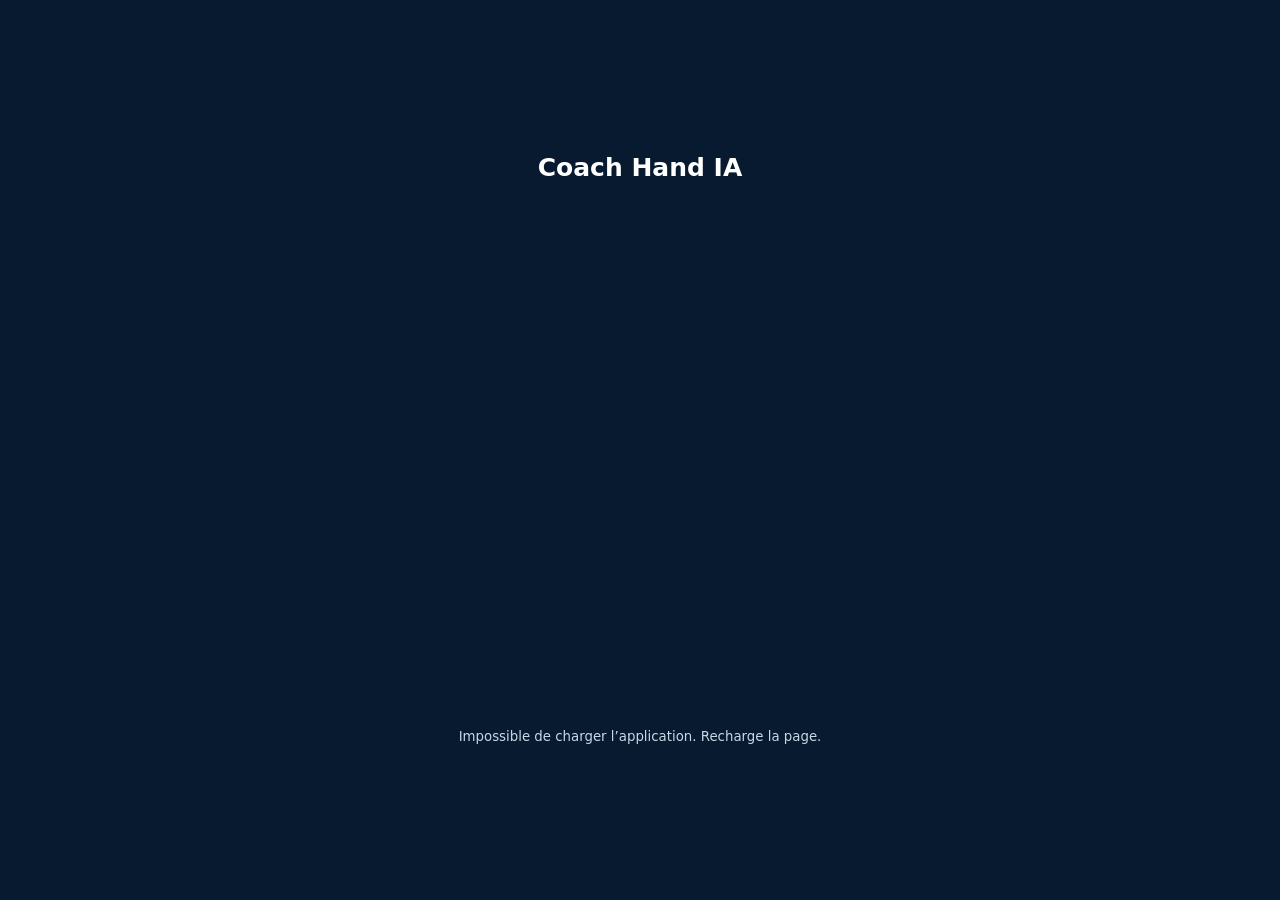
<file: coach-hand-ia/index.html>
<!doctype html>
<html lang="fr">
<head>
  <meta charset="UTF-8" />
  <meta name="viewport" content="width=device-width, initial-scale=1, viewport-fit=cover" />
  <meta name="theme-color" content="#0b2a4a" />
  <meta name="description" content="Coach Hand IA — assistant de séance pour entraîneurs de handball" />
  <title>Coach Hand IA</title>
  <link rel="icon" type="image/svg+xml" href="./icon.svg" />
  <link rel="manifest" href="./manifest.webmanifest" />
  <link rel="apple-touch-icon" href="./icon.svg" />
  <meta name="apple-mobile-web-app-capable" content="yes" />
  <meta name="apple-mobile-web-app-status-bar-style" content="black-translucent" />
  <meta name="apple-mobile-web-app-title" content="Coach Hand IA" />
  <meta name="mobile-web-app-capable" content="yes" />
  <style>
    html,body{margin:0;background:#f6f8fb;font-family:system-ui,-apple-system,Segoe UI,Roboto,Arial,sans-serif}
    #app,#pwaInstallBar{visibility:hidden}
    .chi-css-ready #app,.chi-css-ready #pwaInstallBar{visibility:visible}
    #bootScreen{position:fixed;inset:0;z-index:999999;display:grid;place-items:center;text-align:center;background:#071a2f;color:white;padding:24px}
    #bootScreen strong{font-size:25px}#bootScreen small{display:block;margin-top:8px;color:#c7d7e7;line-height:1.5}
    .bootDot{width:38px;height:38px;border-radius:50%;border:4px solid rgba(255,255,255,.22);border-top-color:#f47a20;animation:spin .8s linear infinite;margin:0 auto 16px}
    @keyframes spin{to{transform:rotate(360deg)}}
  </style>
</head>
<body><div id="bootScreen"><div><div class="bootDot"></div><strong>Coach Hand IA</strong><small>Chargement de ton espace coach…</small></div></div>
  <div id="app" class="app-shell">
    <header class="topbar">
      <button class="brand" data-nav="home" aria-label="Accueil">
        <span class="brand-mark"><img class="brand-logo" src="./icon.svg" alt="" /></span>
        <span><strong>Coach Hand</strong><em>IA</em></span>
      </button>
      <div class="top-actions">
        <button class="cloud-pill" data-nav="account" id="cloudPill" aria-label="Compte et synchronisation"><span class="cloud-dot offline" id="cloudDot"></span><span id="cloudPillText">Hors ligne</span></button>
        <button class="icon-btn" id="installBtn" hidden aria-label="Installer l'application">⬇</button>
      </div>
    </header>
    <main id="view"></main>
    <nav class="bottom-nav" aria-label="Navigation principale">
      <button data-nav="home" class="nav-item active"><span>⌂</span><small>Accueil</small></button>
      <button data-nav="generator" class="nav-item"><span>✦</span><small>Créer</small></button>
      <button data-nav="library" class="nav-item"><span>▦</span><small>Exercices</small></button>
      <button data-nav="season" class="nav-item"><span>◫</span><small>Saison</small></button>
      <button data-nav="tactics" class="nav-item"><span>⌁</span><small>Tactique</small></button>
    </nav>
  </div>
  <div id="pwaInstallBar" aria-live="polite">
    <img src="./icon.svg" alt="">
    <div class="pwa-copy">
      <div class="pwa-title">Installer Coach Hand IA</div>
      <div class="pwa-sub">Plein écran · accès rapide · fonctionne aussi hors ligne</div>
    </div>
    <button id="pwaInstallBtn" type="button">Installer</button>
    <button id="pwaInstallClose" type="button" aria-label="Fermer">×</button>
  </div>
  <script src="./boot.js"></script>
</body>
</html>
</file>
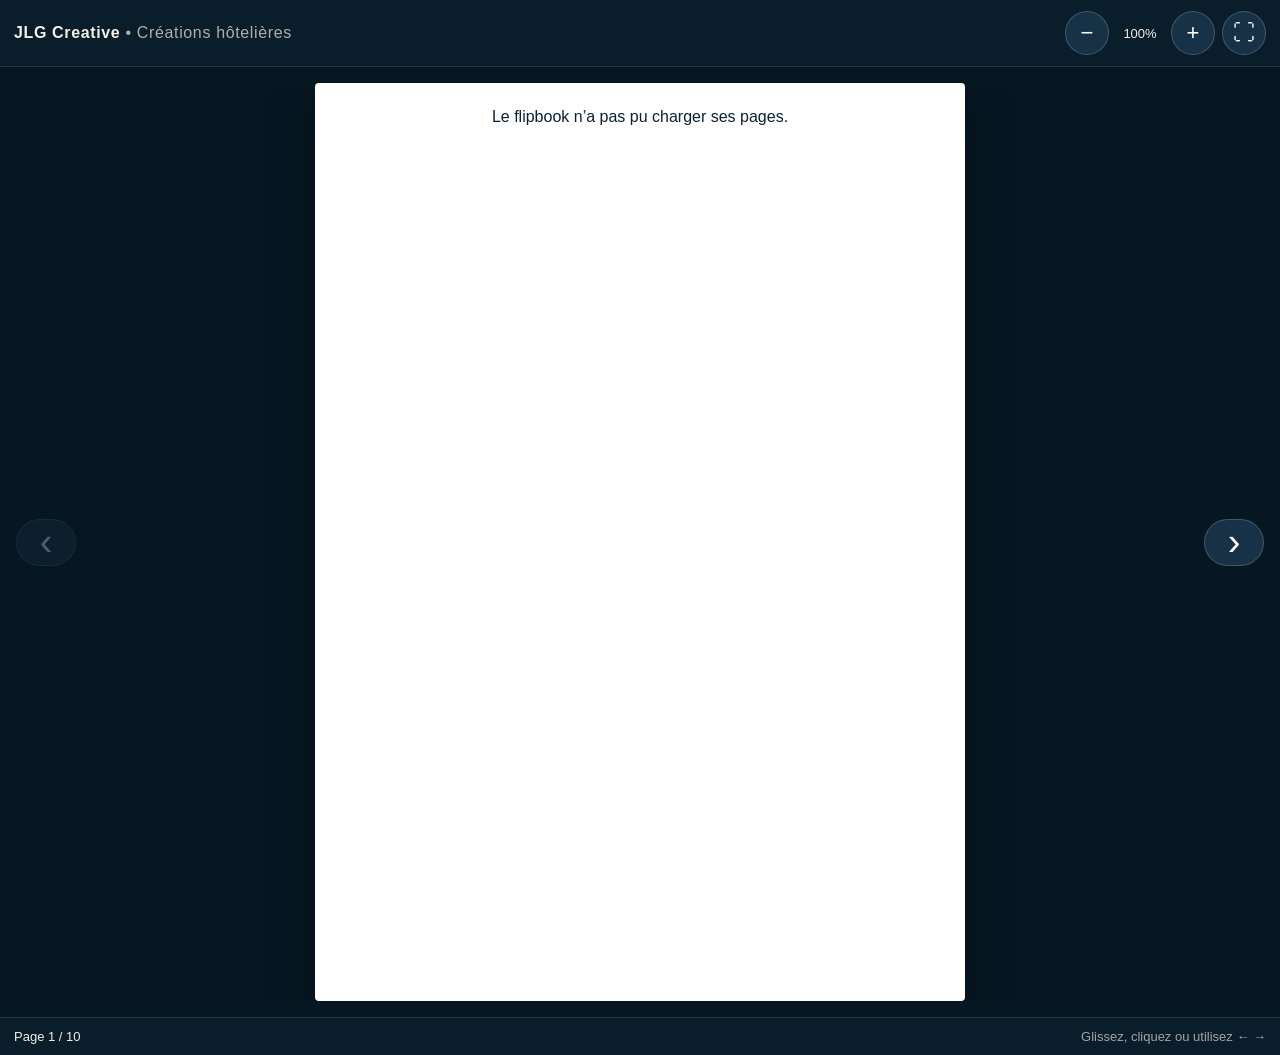
<file: jlg-creative-flipbook/index.html>
<!doctype html>
<html lang="fr">
<head>
<meta charset="utf-8">
<meta name="viewport" content="width=device-width,initial-scale=1,viewport-fit=cover">
<title>JLG Creative — Flipbook</title>
<style>
:root{--navy:#0b2232;--gold:#c79a43;--cream:#f4efe6}
*{box-sizing:border-box}html,body{margin:0;min-height:100%;background:#071722;color:var(--cream);font-family:Arial,Helvetica,sans-serif}
body{display:flex;flex-direction:column;min-height:100vh}
header,footer{display:flex;align-items:center;justify-content:space-between;gap:12px;padding:11px 14px;background:#0a1d2a;position:relative;z-index:5}
header{position:sticky;top:0;border-bottom:1px solid rgba(255,255,255,.12)}
.brand{font-weight:700;letter-spacing:.04em}.brand span{font-weight:400;opacity:.7}
.tools{display:flex;align-items:center;gap:7px}
button{border:1px solid rgba(255,255,255,.18);background:#173247;color:#fff;border-radius:999px;min-width:44px;min-height:44px;font-size:22px;cursor:pointer}
button:disabled{opacity:.3;cursor:not-allowed}
#zoomLabel{font-size:13px;min-width:48px;text-align:center}
main{flex:1;display:grid;grid-template-columns:60px minmax(0,1fr) 60px;align-items:center;gap:10px;padding:16px}
.stage{display:flex;align-items:center;justify-content:center;min-width:0;overflow:hidden;perspective:1400px}
.page{position:relative;width:min(78vw,650px);aspect-ratio:550/777;overflow:hidden;background:#fff;box-shadow:0 18px 48px rgba(0,0,0,.45);border-radius:4px;transform-origin:left center;transition:transform .2s ease,filter .2s ease}
.page img{position:absolute;left:0;top:0;width:100%;height:auto;max-width:none;user-select:none;pointer-events:none;transition:transform .18s ease;will-change:transform}
.page.turn-next{transform:rotateY(-11deg) scale(.99);filter:brightness(.92)}
.page.turn-prev{transform-origin:right center;transform:rotateY(11deg) scale(.99);filter:brightness(.92)}
.nav{font-size:38px}
footer{border-top:1px solid rgba(255,255,255,.12);font-size:13px}.hint{opacity:.65}
@media(max-width:700px){main{grid-template-columns:48px minmax(0,1fr) 48px;padding:10px 6px;gap:5px}.page{width:min(84vw,620px)}.brand span{display:none}}
@media(max-width:430px){main{grid-template-columns:1fr;position:relative}.page{width:min(92vw,600px)}.nav{position:absolute;top:50%;transform:translateY(-50%);z-index:4;background:rgba(14,38,55,.9)}#prev{left:8px}#next{right:8px}.hint{display:none}}
</style>
</head>
<body>
<header>
<div class="brand">JLG Creative <span>• Créations hôtelières</span></div>
<div class="tools"><button id="minus" aria-label="Réduire">−</button><span id="zoomLabel">100%</span><button id="plus" aria-label="Agrandir">+</button><button id="full" aria-label="Plein écran">⛶</button></div>
</header>
<main>
<button id="prev" class="nav" aria-label="Page précédente">‹</button>
<div class="stage" id="stage"><div class="page" id="page"><img id="sprite" src="./flipbook-pages.jpg" alt="Créations JLG Creative"></div></div>
<button id="next" class="nav" aria-label="Page suivante">›</button>
</main>
<footer><span id="label">Page 1 / 10</span><span class="hint">Glissez, cliquez ou utilisez ← →</span></footer>
<script>
const total=10;let page=0,zoom=1,startX=null;
const frame=document.getElementById('page'),sprite=document.getElementById('sprite'),prev=document.getElementById('prev'),next=document.getElementById('next'),label=document.getElementById('label'),zoomLabel=document.getElementById('zoomLabel'),stage=document.getElementById('stage');
function render(){sprite.style.transform='translateY(-'+(page*10)+'%)';label.textContent='Page '+(page+1)+' / '+total;prev.disabled=page===0;next.disabled=page===total-1;frame.style.scale=zoom;zoomLabel.textContent=Math.round(zoom*100)+'%'}
function go(target,dir){if(target<0||target>=total||target===page)return;frame.classList.add(dir==='next'?'turn-next':'turn-prev');setTimeout(()=>{page=target;render();frame.classList.remove('turn-next','turn-prev')},130)}
prev.onclick=()=>go(page-1,'prev');next.onclick=()=>go(page+1,'next');
document.getElementById('plus').onclick=()=>{zoom=Math.min(1.5,+(zoom+.1).toFixed(1));render()};
document.getElementById('minus').onclick=()=>{zoom=Math.max(.7,+(zoom-.1).toFixed(1));render()};
document.getElementById('full').onclick=async()=>{if(!document.fullscreenElement&&stage.requestFullscreen)await stage.requestFullscreen();else if(document.exitFullscreen)await document.exitFullscreen()};
frame.addEventListener('pointerdown',e=>startX=e.clientX);frame.addEventListener('pointerup',e=>{if(startX===null)return;const dx=e.clientX-startX;startX=null;if(Math.abs(dx)>45)go(page+(dx<0?1:-1),dx<0?'next':'prev')});
document.addEventListener('keydown',e=>{if(e.key==='ArrowRight'||e.key==='PageDown')go(page+1,'next');if(e.key==='ArrowLeft'||e.key==='PageUp')go(page-1,'prev');if(e.key==='Home')go(0,'prev');if(e.key==='End')go(total-1,'next')});
sprite.addEventListener('error',()=>{frame.innerHTML='<div style="color:#0b2232;padding:25px;text-align:center;font:16px Arial">Le flipbook n’a pas pu charger ses pages.</div>'});
render();
</script>
</body>
</html>
</file>
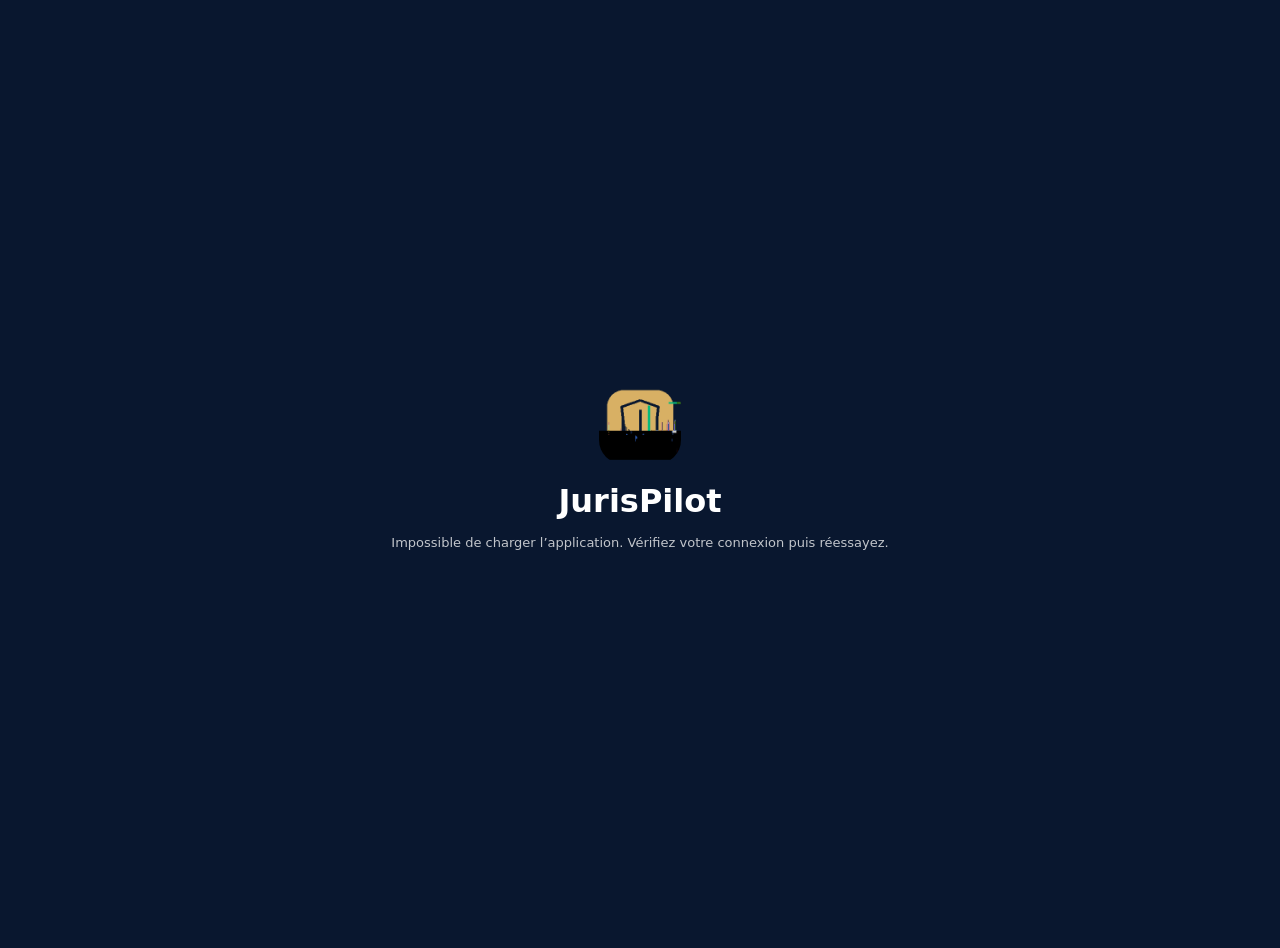
<file: jurispilot/index.html>
<!doctype html><html lang="fr"><head><meta charset="utf-8"><meta name="viewport" content="width=device-width,initial-scale=1,viewport-fit=cover"><meta name="theme-color" content="#09172f"><link rel="manifest" href="./manifest.webmanifest"><link rel="icon" type="image/png" sizes="192x192" href="./icon-192.png"><link rel="apple-touch-icon" sizes="192x192" href="./icon-192.png"><meta name="apple-mobile-web-app-capable" content="yes"><meta name="apple-mobile-web-app-status-bar-style" content="black-translucent"><meta name="apple-mobile-web-app-title" content="JurisPilot"><title>JurisPilot</title><style>html,body{margin:0;min-height:100%;background:#09172f;font-family:system-ui,-apple-system,Segoe UI,Roboto,Arial,sans-serif;color:white}.boot{min-height:100vh;display:grid;place-items:center;padding:24px;text-align:center}.mark{width:82px;height:82px;margin:auto;border-radius:24px;overflow:hidden}.mark img{width:100%;height:100%;display:block}.boot h1{margin:18px 0 6px}.boot p{opacity:.75;line-height:1.5;font-size:13px}</style></head><body><div class="boot"><div><div class="mark"><img src="./icon-192.png" alt="JurisPilot"></div><h1>JurisPilot</h1><p>Chargement de votre application juridique…</p></div></div><script>(async()=>{try{const src='https://raw.githubusercontent.com/jumerca/onmangequoi/jurispilot-build/app/src/main/assets/v3.html';const r=await fetch(src,{cache:'no-store'});if(!r.ok)throw new Error('HTTP '+r.status);let h=await r.text();const extras=`<link rel="manifest" href="./manifest.webmanifest"><link rel="icon" type="image/png" sizes="192x192" href="./icon-192.png"><link rel="apple-touch-icon" sizes="192x192" href="./icon-192.png"><meta name="apple-mobile-web-app-capable" content="yes"><meta name="apple-mobile-web-app-status-bar-style" content="black-translucent"><meta name="apple-mobile-web-app-title" content="JurisPilot"><style>#jpInstallCard{margin:0 0 13px;background:linear-gradient(135deg,#fff8e8,#fff);border:1px solid #e7cf98;border-radius:19px;padding:13px;box-shadow:0 8px 22px #09172f12}#jpInstallCard .jpRow{display:flex;align-items:center;gap:10px}#jpInstallCard img{width:42px;height:42px;border-radius:12px}#jpInstallCard .jpTxt{flex:1}#jpInstallCard b{display:block;font-size:12px;color:#09172f}#jpInstallCard small{display:block;margin-top:3px;font-size:9px;line-height:1.35;color:#6b7788}#jpInstall{width:100%;margin-top:10px;border:0;border-radius:13px;padding:12px 14px;background:#d8b064;color:#09172f;font-weight:950;font-size:12px;box-shadow:0 6px 16px #d8b06440}#jpInstall:active{transform:scale(.99)}</style>`;h=h.replace('</head>',extras+'</head>');const installCard=`<div id="jpInstallCard"><div class="jpRow"><img src="./icon-192.png" alt=""><div class="jpTxt"><b>Installer JurisPilot</b><small>Ajoute JurisPilot sur ton écran d’accueil avec son propre logo.</small></div></div><button id="jpInstall" type="button">⬇ Installer JurisPilot</button></div>`;h=h.replace('<section id="home" class="page on">','<section id="home" class="page on">'+installCard);const bootScript=`<script>let jpPrompt=null;const ib=document.getElementById('jpInstall');window.addEventListener('beforeinstallprompt',e=>{e.preventDefault();jpPrompt=e});window.addEventListener('appinstalled',()=>{jpPrompt=null;if(ib){ib.textContent='✓ JurisPilot installé'}});ib&&ib.addEventListener('click',async()=>{if(jpPrompt){jpPrompt.prompt();await jpPrompt.userChoice;jpPrompt=null;return}if(/iPad|iPhone|iPod/.test(navigator.userAgent)){alert('Sur iPhone : touchez Partager puis Ajouter à l’écran d’accueil.');return}const inChrome=/Chrome\//.test(navigator.userAgent)&&!/wv/.test(navigator.userAgent);if(!inChrome){location.href='intent://jumerca.github.io/jlg-event-builder/jurispilot/?install=1#Intent;scheme=https;package=com.android.chrome;end';return}alert('Dans Chrome, ouvrez le menu ⋮ puis touchez Installer l’application ou Ajouter à l’écran d’accueil.');});if('serviceWorker' in navigator){navigator.serviceWorker.register('./sw.js',{scope:'./'}).then(()=>navigator.serviceWorker.ready).catch(()=>{});}document.addEventListener('click',e=>{const a=e.target.closest('a[href]');if(a&&/^https?:/i.test(a.href)&&new URL(a.href).hostname!==location.hostname){a.target='_blank';a.rel='noopener';}});<\/script>`;h=h.replace('</body>',bootScript+'</body>');document.open();document.write(h);document.close();}catch(e){document.body.innerHTML='<div class="boot"><div><div class="mark"><img src="./icon-192.png" alt="JurisPilot"></div><h1>JurisPilot</h1><p>Impossible de charger l’application. Vérifiez votre connexion puis réessayez.</p></div></div>';}})();</script></body></html>
</file>
<file: styles.css>
:root{
  --navy:#0f1d3a;
  --navy2:#16284e;
  --ivory:#f7f3ea;
  --paper:#fffdf8;
  --white:#ffffff;
  --gold:#c6a15b;
  --gold2:#e6d2a3;
  --anth:#32363d;
  --muted:#727983;
  --line:#e5e0d7;
  --danger:#b84b4b;
  --warn:#c77c24;
  --ok:#2f6f63;
  --blue:#315c9e;
  --shadow:0 10px 30px rgba(15,29,58,.08);
  --radius:18px;
}
*{box-sizing:border-box}
html,body{margin:0;padding:0;background:var(--ivory);color:var(--anth);font-family:Inter,ui-sans-serif,system-ui,-apple-system,BlinkMacSystemFont,"Segoe UI",sans-serif}
body{min-height:100vh}
button,input,select,textarea{font:inherit}
button{cursor:pointer}
a{color:inherit;text-decoration:none}
img{max-width:100%}
.app-shell{min-height:100vh;padding-bottom:84px}
.topbar{position:sticky;top:0;z-index:40;background:rgba(247,243,234,.94);backdrop-filter:blur(14px);border-bottom:1px solid rgba(229,224,215,.85)}
.topbar-inner{max-width:1280px;margin:auto;padding:12px 16px;display:flex;gap:12px;align-items:center;justify-content:space-between}
.brand{display:flex;align-items:center;gap:10px;min-width:0}.brand-mark{width:42px;height:42px;border-radius:12px;background:linear-gradient(145deg,var(--navy),var(--navy2));display:grid;place-items:center;color:var(--gold);font-weight:800;letter-spacing:.08em;box-shadow:var(--shadow)}
.brand-text strong{display:block;color:var(--navy);font-size:18px;line-height:1.05}.brand-text small{display:block;color:var(--muted);font-size:11px;letter-spacing:.08em;text-transform:uppercase;margin-top:3px}.top-actions{display:flex;gap:8px;align-items:center}
.page{max-width:1280px;margin:auto;padding:18px 16px 36px}.page.narrow{max-width:920px}
.hero{background:linear-gradient(135deg,var(--navy),var(--navy2));border-radius:24px;color:white;padding:24px;box-shadow:var(--shadow);position:relative;overflow:hidden}.hero:after{content:"";position:absolute;width:220px;height:220px;border:1px solid rgba(198,161,91,.25);border-radius:50%;right:-70px;top:-100px}.hero h1,.hero h2{margin:0}.hero h1{font-size:clamp(28px,4vw,44px);font-family:Georgia,serif}.hero p{color:#dfe5f0;max-width:760px;line-height:1.55}.hero .gold{color:var(--gold2)}
.toolbar{display:flex;gap:10px;flex-wrap:wrap;align-items:center;justify-content:space-between;margin:18px 0}.toolbar-group{display:flex;gap:8px;flex-wrap:wrap;align-items:center}
.btn{border:0;border-radius:12px;padding:10px 14px;font-weight:700;display:inline-flex;align-items:center;justify-content:center;gap:8px;min-height:42px}.btn-primary{background:var(--navy);color:#fff}.btn-gold{background:var(--gold);color:#1f2735}.btn-light{background:#fff;color:var(--navy);border:1px solid var(--line)}.btn-ghost{background:transparent;color:var(--navy);border:1px solid transparent}.btn-danger{background:#fff1f1;color:var(--danger);border:1px solid #efcaca}.btn-sm{padding:7px 10px;min-height:34px;font-size:13px}.btn:disabled{opacity:.45;cursor:not-allowed}
.grid{display:grid;gap:14px}.grid-2{grid-template-columns:repeat(2,minmax(0,1fr))}.grid-3{grid-template-columns:repeat(3,minmax(0,1fr))}.grid-4{grid-template-columns:repeat(4,minmax(0,1fr))}
.card{background:var(--paper);border:1px solid var(--line);border-radius:var(--radius);box-shadow:var(--shadow);padding:16px}.card-flat{background:var(--paper);border:1px solid var(--line);border-radius:14px;padding:14px}.card h3,.card h4{margin-top:0}.stat-card{padding:14px}.stat-label{text-transform:uppercase;letter-spacing:.08em;font-size:10px;color:var(--muted);font-weight:800}.stat-value{font-family:Georgia,serif;color:var(--navy);font-size:28px;margin-top:4px}.stat-sub{font-size:12px;color:var(--muted);margin-top:3px}
.section-title{display:flex;align-items:end;justify-content:space-between;gap:12px;margin:24px 0 10px}.section-title h2{margin:0;color:var(--navy);font-family:Georgia,serif;font-size:24px}.section-title p{margin:3px 0 0;color:var(--muted);font-size:13px}
.event-list{display:grid;gap:12px}.event-card{background:var(--paper);border:1px solid var(--line);border-radius:18px;padding:16px;display:grid;grid-template-columns:1fr auto;gap:16px;box-shadow:var(--shadow)}.event-main{min-width:0}.event-title{font-size:20px;color:var(--navy);font-weight:800;margin:2px 0 6px}.event-meta{display:flex;flex-wrap:wrap;gap:8px 12px;color:var(--muted);font-size:13px}.event-meta span{display:inline-flex;align-items:center;gap:5px}.event-actions{display:flex;flex-direction:column;gap:8px;align-items:flex-end;justify-content:center}.event-progress{margin-top:12px;display:grid;grid-template-columns:1fr auto;gap:10px;align-items:center}.progress{height:8px;background:#ece9e1;border-radius:999px;overflow:hidden}.progress>span{display:block;height:100%;background:linear-gradient(90deg,var(--navy),var(--gold));border-radius:999px}.progress-label{font-size:12px;color:var(--muted);white-space:nowrap}
.badge{display:inline-flex;align-items:center;border-radius:999px;padding:4px 8px;font-size:11px;font-weight:800;background:#eef1f5;color:var(--navy)}.badge.gold{background:#f1e5c9;color:#765b24}.badge.ok{background:#e6f2ee;color:var(--ok)}.badge.warn{background:#fff0dc;color:var(--warn)}.badge.danger{background:#fbe3e3;color:var(--danger)}.badge.muted{background:#eee;color:#666}
.empty{padding:36px 18px;text-align:center;border:1px dashed #cfc8bc;border-radius:20px;background:rgba(255,255,255,.45)}.empty .big{font-size:46px}.empty h3{color:var(--navy);font-size:23px;margin:8px 0}.empty p{color:var(--muted);max-width:560px;margin:0 auto 18px;line-height:1.5}
.form-grid{display:grid;grid-template-columns:repeat(2,minmax(0,1fr));gap:14px}.field{display:flex;flex-direction:column;gap:6px}.field.full{grid-column:1/-1}.field label{font-size:12px;font-weight:800;color:var(--navy)}.field small{color:var(--muted);font-size:11px}.input,.select,.textarea{width:100%;border:1px solid #d8d3ca;border-radius:12px;background:#fff;padding:11px 12px;color:var(--anth);outline:none}.textarea{min-height:95px;resize:vertical}.input:focus,.select:focus,.textarea:focus{border-color:var(--gold);box-shadow:0 0 0 3px rgba(198,161,91,.14)}
.stepper{display:flex;gap:6px;margin-bottom:18px}.step{flex:1;height:6px;background:#ddd7cc;border-radius:999px}.step.active{background:var(--gold)}.step.done{background:var(--navy)}
.choice-grid{display:grid;grid-template-columns:repeat(2,minmax(0,1fr));gap:10px}.choice{padding:16px;border:1px solid var(--line);border-radius:14px;background:#fff;text-align:left}.choice.active{border-color:var(--gold);box-shadow:0 0 0 2px rgba(198,161,91,.18);background:#fffaf0}.choice strong{display:block;color:var(--navy);font-size:16px}.choice small{color:var(--muted)}
.option-grid{display:grid;grid-template-columns:repeat(2,minmax(0,1fr));gap:8px}.check-chip{display:flex;align-items:center;gap:8px;padding:10px;border:1px solid var(--line);border-radius:12px;background:#fff}.check-chip input{width:18px;height:18px;accent-color:var(--navy)}
.event-head{display:grid;grid-template-columns:1fr auto;gap:14px;align-items:start}.event-head h1{margin:0;color:var(--navy);font-size:30px;font-family:Georgia,serif}.event-head-meta{display:flex;flex-wrap:wrap;gap:8px 14px;color:var(--muted);font-size:13px;margin-top:6px}.event-head-actions{display:flex;gap:8px;flex-wrap:wrap;justify-content:flex-end}
.tabs-wrap{position:sticky;top:67px;z-index:30;background:rgba(247,243,234,.95);backdrop-filter:blur(12px);border-bottom:1px solid var(--line);margin:0 -16px;padding:9px 16px}.tabs{display:flex;gap:7px;overflow:auto;padding-bottom:2px;scrollbar-width:none}.tabs::-webkit-scrollbar{display:none}.tab{white-space:nowrap;border:1px solid var(--line);background:#fff;padding:9px 12px;border-radius:999px;font-size:12px;font-weight:800;color:var(--navy)}.tab.active{background:var(--navy);color:#fff;border-color:var(--navy)}
.kpis{display:grid;grid-template-columns:repeat(6,minmax(0,1fr));gap:10px;margin:16px 0}.kpi{background:#fff;border:1px solid var(--line);border-radius:14px;padding:12px}.kpi small{display:block;color:var(--muted);font-size:10px;text-transform:uppercase;letter-spacing:.06em;font-weight:800}.kpi strong{display:block;color:var(--navy);font-size:20px;margin-top:3px}
.list{display:grid;gap:8px}.row{background:#fff;border:1px solid var(--line);border-radius:14px;padding:12px;display:grid;grid-template-columns:1fr auto;gap:12px;align-items:center}.row-title{font-weight:800;color:var(--navy)}.row-sub{color:var(--muted);font-size:12px;margin-top:3px;line-height:1.4}.row-actions{display:flex;align-items:center;gap:6px;flex-wrap:wrap;justify-content:flex-end}.row-overdue{border-left:4px solid var(--danger)}.row-soon{border-left:4px solid var(--warn)}.row-done{opacity:.72;background:#f8faf8}.row-done .row-title{text-decoration:line-through}
.money-positive{color:var(--ok)}.money-negative{color:var(--danger)}
.table-wrap{overflow:auto;border:1px solid var(--line);border-radius:14px;background:#fff}.data-table{width:100%;border-collapse:collapse;min-width:820px}.data-table th{background:#f2eee6;color:var(--navy);font-size:11px;text-transform:uppercase;letter-spacing:.05em;text-align:left;padding:10px;border-bottom:1px solid var(--line)}.data-table td{padding:10px;border-bottom:1px solid #eee9df;font-size:13px;vertical-align:middle}.data-table tr:last-child td{border-bottom:0}.data-table input,.data-table select{min-width:100px;border:1px solid #ddd5ca;border-radius:8px;padding:7px;background:#fff}
.timeline{position:relative;padding-left:26px}.timeline:before{content:"";position:absolute;left:8px;top:6px;bottom:6px;width:2px;background:var(--gold2)}.timeline-item{position:relative;background:#fff;border:1px solid var(--line);border-radius:14px;padding:12px;margin-bottom:10px}.timeline-item:before{content:"";position:absolute;left:-23px;top:18px;width:12px;height:12px;background:var(--gold);border:3px solid var(--ivory);border-radius:50%}.timeline-time{font-weight:900;color:var(--navy);font-size:16px}.timeline-main{margin-top:3px;font-weight:800}.timeline-sub{font-size:12px;color:var(--muted);margin-top:4px}
.plan-layout{display:grid;grid-template-columns:260px minmax(0,1fr);gap:14px}.plan-tools{background:#fff;border:1px solid var(--line);border-radius:16px;padding:12px;align-self:start;position:sticky;top:126px}.plan-tools h3{margin:0 0 10px;color:var(--navy)}.tool-grid{display:grid;grid-template-columns:repeat(2,minmax(0,1fr));gap:7px}.tool-btn{border:1px solid var(--line);background:#fff;border-radius:10px;padding:9px 6px;font-size:11px;font-weight:800;color:var(--navy)}.tool-btn:hover{border-color:var(--gold)}.plan-stage-wrap{overflow:auto}.plan-stage{position:relative;width:900px;height:620px;min-width:900px;background:linear-gradient(#faf8f2,#fff);border:1px solid var(--line);border-radius:18px;box-shadow:var(--shadow);touch-action:none}.plan-stage:before{content:"";position:absolute;inset:12px;border:1px dashed #ded8ce;border-radius:14px;pointer-events:none}.plan-item{position:absolute;display:flex;align-items:center;justify-content:center;text-align:center;user-select:none;touch-action:none;border:2px solid var(--navy);background:#fffdf8;color:var(--navy);font-weight:800;font-size:12px;box-shadow:0 6px 16px rgba(15,29,58,.12);padding:5px;overflow:hidden}.plan-item.round{border-radius:50%}.plan-item.rect,.plan-item.square,.plan-item.honneur{border-radius:10px}.plan-item.zone{border-style:dashed;background:#f5f0e6}.plan-item.selected{outline:3px solid var(--gold);outline-offset:2px}.plan-counter{display:flex;gap:8px;flex-wrap:wrap;margin-bottom:10px}.plan-editor{margin-top:12px;border-top:1px solid var(--line);padding-top:12px}
.people-grid{display:grid;grid-template-columns:repeat(3,minmax(0,1fr));gap:10px}.person-card{background:#fff;border:1px solid var(--line);border-radius:14px;padding:12px}.person-card h4{margin:0;color:var(--navy)}.person-card p{margin:4px 0 0;color:var(--muted);font-size:12px}
.doc-grid{display:grid;grid-template-columns:repeat(2,minmax(0,1fr));gap:12px}.doc-card{background:#fff;border:1px solid var(--line);border-radius:16px;padding:16px}.doc-card h3{margin:0 0 4px;color:var(--navy)}.doc-card p{font-size:12px;color:var(--muted);margin:0 0 12px;line-height:1.4}
.modal-backdrop{position:fixed;inset:0;background:rgba(12,20,38,.52);z-index:100;display:grid;place-items:center;padding:16px}.modal{background:var(--paper);border-radius:18px;box-shadow:0 20px 60px rgba(0,0,0,.25);width:min(760px,100%);max-height:90vh;overflow:auto}.modal-head{padding:16px;border-bottom:1px solid var(--line);display:flex;justify-content:space-between;align-items:center;gap:10px;position:sticky;top:0;background:var(--paper);z-index:2}.modal-head h3{margin:0;color:var(--navy)}.modal-body{padding:16px}.modal-foot{padding:14px 16px;border-top:1px solid var(--line);display:flex;gap:8px;justify-content:flex-end;position:sticky;bottom:0;background:var(--paper)}
.toast{position:fixed;left:50%;bottom:92px;transform:translateX(-50%) translateY(20px);z-index:200;background:var(--navy);color:white;padding:11px 14px;border-radius:12px;box-shadow:var(--shadow);opacity:0;pointer-events:none;transition:.25s}.toast.show{opacity:1;transform:translateX(-50%) translateY(0)}
.bottom-nav{position:fixed;left:0;right:0;bottom:0;z-index:45;background:rgba(255,253,248,.96);backdrop-filter:blur(14px);border-top:1px solid var(--line);display:none;grid-template-columns:repeat(4,1fr);padding:7px 6px calc(7px + env(safe-area-inset-bottom))}.bottom-nav button{border:0;background:transparent;color:var(--muted);padding:5px;font-size:10px;font-weight:800}.bottom-nav button span{display:block;font-size:18px;margin-bottom:1px}.bottom-nav button.active{color:var(--navy)}
.print-sheet{display:none}.print-sheet.printing{display:block;background:#fff;color:#111;padding:12mm;min-height:297mm}.print-head{border-bottom:2px solid #1a2b50;padding-bottom:8px;margin-bottom:12px;display:flex;justify-content:space-between;gap:12px}.print-head strong{font-size:20px;color:#1a2b50}.print-head small{color:#666}.print-title{font-size:26px;margin:8px 0 4px;color:#1a2b50}.print-sub{color:#666;font-size:12px;margin-bottom:14px}.print-table{width:100%;border-collapse:collapse;font-size:11px}.print-table th,.print-table td{border:1px solid #cfcfcf;padding:6px;vertical-align:top}.print-table th{background:#f1f1f1;text-align:left}.print-section{margin:14px 0}.print-section h2{font-size:16px;color:#1a2b50;border-bottom:1px solid #bbb;padding-bottom:3px}.print-grid{display:grid;grid-template-columns:repeat(2,1fr);gap:8px}.print-box{border:1px solid #ccc;padding:8px;border-radius:6px}.print-plan{position:relative;width:100%;height:500px;border:1px solid #aaa}.print-plan-item{position:absolute;border:1px solid #333;font-size:9px;display:flex;align-items:center;justify-content:center;text-align:center;background:white;overflow:hidden}
.small-note{font-size:11px;color:var(--muted);line-height:1.45}.divider{height:1px;background:var(--line);margin:14px 0}.text-danger{color:var(--danger)}.text-muted{color:var(--muted)}.text-ok{color:var(--ok)}.text-gold{color:#8a682d}.right{text-align:right}.center{text-align:center}.nowrap{white-space:nowrap}.hidden{display:none!important}
@media(max-width:980px){.grid-4{grid-template-columns:repeat(2,1fr)}.grid-3{grid-template-columns:repeat(2,1fr)}.kpis{grid-template-columns:repeat(3,1fr)}.plan-layout{grid-template-columns:1fr}.plan-tools{position:static}.people-grid{grid-template-columns:repeat(2,1fr)}}
@media(max-width:680px){.page{padding:14px 12px 28px}.topbar-inner{padding:10px 12px}.brand-text strong{font-size:16px}.brand-text small{display:none}.top-actions .desktop-only{display:none}.hero{padding:20px;border-radius:19px}.grid-2,.grid-3,.grid-4,.form-grid,.choice-grid,.option-grid,.people-grid,.doc-grid{grid-template-columns:1fr}.field.full{grid-column:auto}.event-card{grid-template-columns:1fr}.event-actions{flex-direction:row;align-items:center;justify-content:flex-start}.event-head{grid-template-columns:1fr}.event-head-actions{justify-content:flex-start}.tabs-wrap{top:63px}.kpis{grid-template-columns:repeat(2,1fr)}.row{grid-template-columns:1fr}.row-actions{justify-content:flex-start}.bottom-nav{display:grid}.plan-stage{width:760px;min-width:760px;height:540px}.modal{max-height:93vh}.topbar .btn span.label{display:none}}
@media print{
  body{background:#fff!important}.topbar,.page,.bottom-nav,.toast,.modal-backdrop{display:none!important}.print-sheet.printing{display:block!important;padding:0!important}.app-shell{padding:0!important}.print-sheet{display:block!important}.print-plan{height:480px}.page-break{page-break-before:always}.no-break{page-break-inside:avoid}
}
</file>
